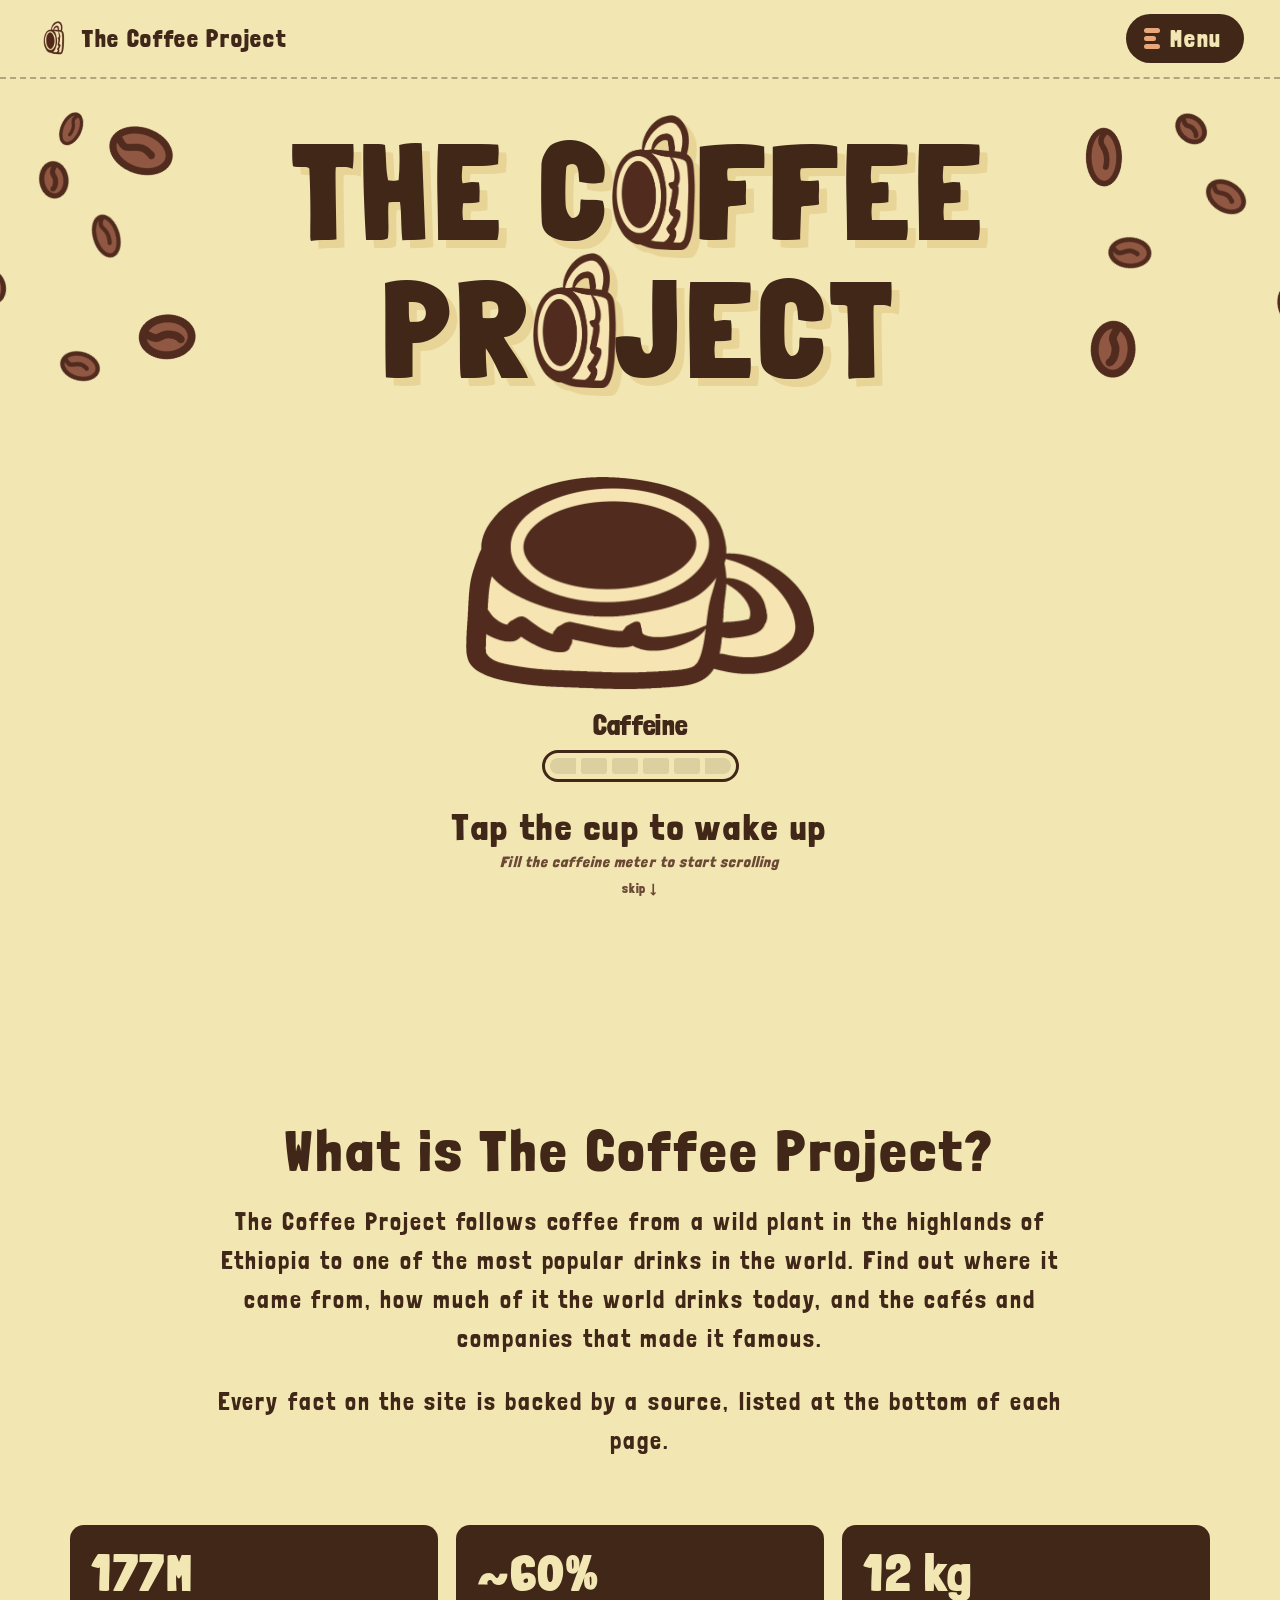
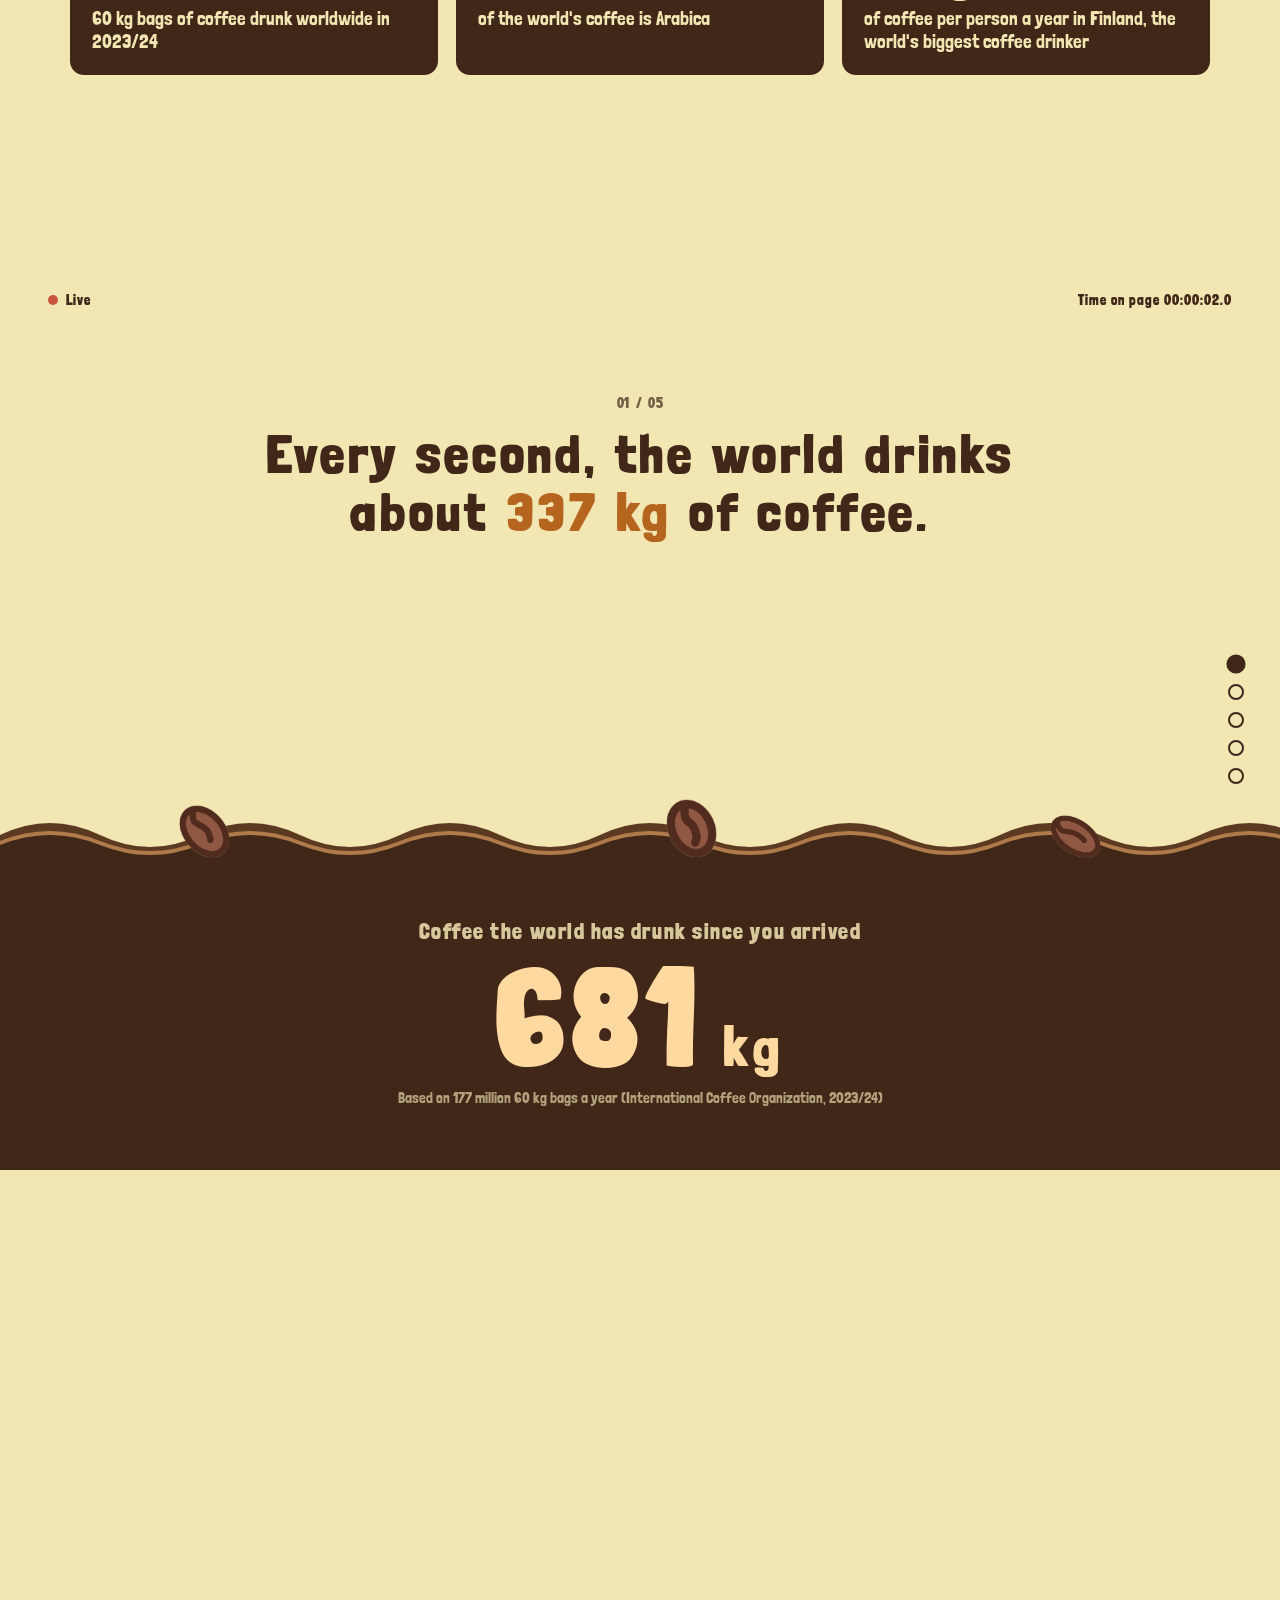
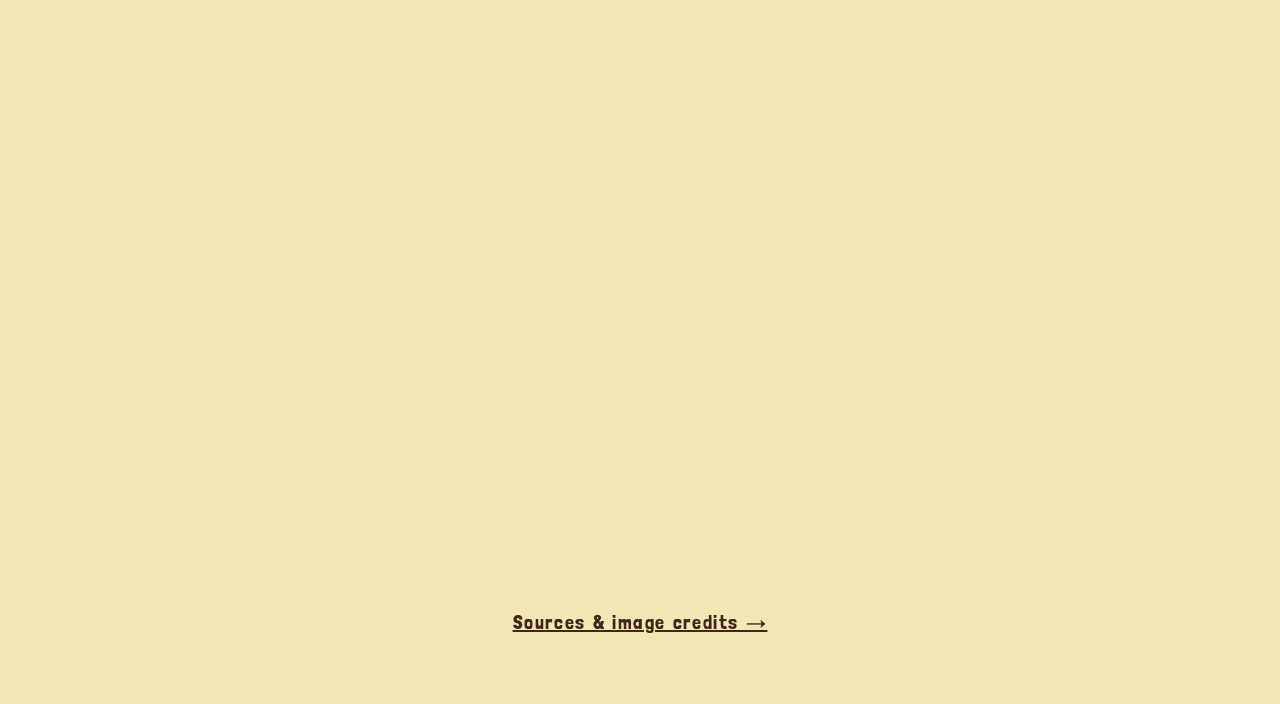
<file: index.html>
<!DOCTYPE html>
<html lang="en">
<head>
    <meta charset="UTF-8">
    <meta name="viewport" content="width=device-width, initial-scale=1.0">
    <title>The Coffee Project</title>
<link rel="icon" type="image/png" sizes="32x32" href="images/icons/favicon-32.png">
<link rel="icon" type="image/png" sizes="192x192" href="images/icons/favicon-192.png">
<link rel="apple-touch-icon" href="images/icons/apple-touch-icon.png">
<link rel="preconnect" href="https://fonts.googleapis.com">
<link rel="preconnect" href="https://fonts.gstatic.com" crossorigin>
<link rel="stylesheet" href="https://fonts.googleapis.com/css2?family=Archivo:wdth,wght@62..125,100..900&family=Londrina+Solid:wght@300;400;900&family=DM+Mono:wght@400;500&family=Pacifico&family=Orbitron:wght@700;900&display=swap">
<link rel="stylesheet" href="transition.css">
<link rel="stylesheet" href="fun.css">
<link rel="stylesheet" href="home.css">
<link rel="stylesheet" href="mobile.css">
<script src="transition.js" defer></script>
<script src="fun.js" defer></script>
<script>
  if (sessionStorage.getItem("coffeeTransition") === "yes") {
    document.documentElement.classList.add("coffee-entering");
  }
</script>

<style>
  html.coffee-entering {
    background: #402718;
  }

  html.coffee-entering body {
    visibility: hidden;
  }
</style>
</head>
 <nav>

  <a href="individual.html">
    The Coffee Project
  </a>

  <a href="coffee history.html">
    The History
  </a>

  <a href="global statistics.html">
    The Global Statistics
  </a>

  <a href="the roasters.html">
    The Roasters
  </a>

  <a href="sources.html">
    Sources
  </a>
</nav>
<body>

<div class="home-opening">
<div class="hero">
  <div class="title-wrap">
    <h1 aria-label="The Coffee Project">
      <span class="word">THE</span> <span class="word">C<span class="drawing-o" aria-hidden="true"></span>FFEE</span>
      <span class="word">PR<span class="drawing-o" aria-hidden="true"></span>JECT</span>
    </h1>
    <div class="title-beans" aria-hidden="true">
      <img src="images/bean-2.png" alt="" style="left:-24%;top:62%;--s:0.22em;--r:15deg;--d:-0.9s">
      <img src="images/bean-1.png" alt="" style="left:-14%;top:90%;--s:0.26em;--r:-35deg;--d:-2s">
      <img src="images/bean-3.png" alt="" style="left:124%;top:68%;--s:0.24em;--r:50deg;--d:-1.3s">
      <img src="images/bean-2.png" alt="" style="left:113%;top:6%;--s:0.22em;--r:-20deg;--d:-0.5s">
      <img src="images/bean-3.png" alt="" style="left:-15%;top:6%;--s:0.24em;--r:80deg;--d:-2.4s">
      <img src="images/bean-1.png" alt="" style="left:-7%;top:14%;--s:0.42em;--r:-30deg;--d:0s">
      <img src="images/bean-3.png" alt="" style="left:-11%;top:44%;--s:0.3em;--r:40deg;--d:-1.4s">
      <img src="images/bean-2.png" alt="" style="left:-4%;top:80%;--s:0.36em;--r:-65deg;--d:-2.2s">
      <img src="images/bean-2.png" alt="" style="left:-17%;top:24%;--s:0.24em;--r:20deg;--d:-0.7s">
      <img src="images/bean-1.png" alt="" style="left:117%;top:30%;--s:0.28em;--r:-15deg;--d:-1.9s">
      <img src="images/bean-3.png" alt="" style="left:103%;top:16%;--s:0.4em;--r:55deg;--d:-0.4s">
      <img src="images/bean-1.png" alt="" style="left:106%;top:50%;--s:0.28em;--r:-45deg;--d:-2.6s">
      <img src="images/bean-2.png" alt="" style="left:104%;top:84%;--s:0.36em;--r:30deg;--d:-1.1s">
    </div>
  </div>
</div>

<img class="hero-drawing" src="images/mug-rotated.png" alt="Hand-drawn coffee mug, the same one used for the O's in the titles">

</div>

<main class="summary">
  <div class="panel panel-intro">
  <section class="summary-intro reveal">
    <h2>What is The Coffee Project?</h2>
    <p>The Coffee Project follows coffee from a wild plant in the highlands of Ethiopia to one of the most popular drinks in the world. Find out where it came from, how much of it the world drinks today, and the cafés and companies that made it famous.</p>
    <p>Every fact on the site is backed by a source, listed at the bottom of each page.</p>
  </section>

  <section class="summary-stats reveal" aria-label="Coffee in numbers">
    <div><span class="big">177M</span><span>60 kg bags of coffee drunk worldwide in 2023/24</span></div>
    <div><span class="big">~60%</span><span>of the world's coffee is Arabica</span></div>
    <div><span class="big">12 kg</span><span>of coffee per person a year in Finland, the world's biggest coffee drinker</span></div>
  </section>
  </div>

  <!-- Full-screen coffee story: the screen is a cup that fills up as you
       scroll, telling the story one step at a time -->
  <section class="timer-story" aria-label="The story of coffee in numbers">
    <div class="timer-stage">
      <div class="story-top">
        <span class="story-live"><span class="live-dot" aria-hidden="true"></span>Live</span>
        <span class="story-clock">Time on page <span id="coffee-elapsed">00:00:00.0</span></span>
      </div>

      <div class="story-steps">
        <p class="story-step is-active"><span class="story-num">01 / 05</span>Every second, the world drinks about <strong><span id="coffee-rate">337</span> kg</strong> of coffee.</p>
        <p class="story-step"><span class="story-num">02 / 05</span>Over a year that adds up to about <strong>177 million 60 kg bags</strong>: more than 10 million tonnes.</p>
        <p class="story-step"><span class="story-num">03 / 05</span><strong>Europe</strong> drinks the most, about 30% of it. In <strong>Finland</strong>, each person gets through about 12 kg a year.</p>
        <p class="story-step"><span class="story-num">04 / 05</span>And it all began with a wild plant in the highlands of <strong>Ethiopia</strong>&hellip;</p>
        <p class="story-step"><span class="story-num">05 / 05</span>Open the menu at the top to start exploring. <span aria-hidden="true">↑</span></p>
      </div>

      <!-- the coffee itself -->
      <div class="story-coffee" aria-hidden="true">
        <div class="story-wave story-wave--back"></div>
        <div class="story-wave story-wave--front"></div>
        <img class="story-bean" src="images/bean-1.png" alt="">
        <img class="story-bean" src="images/bean-2.png" alt="">
        <img class="story-bean" src="images/bean-3.png" alt="">
      </div>

      <div class="story-counter">
        <span class="story-counter-label">Coffee the world has drunk since you arrived</span>
        <span class="story-counter-num"><span id="coffee-counter" data-plain>0</span><small> kg</small></span>
        <span class="story-source">Based on 177 million 60 kg bags a year (International Coffee Organization, 2023/24)</span>
      </div>

      <div class="story-dots" aria-hidden="true">
        <span class="is-active"></span><span></span><span></span><span></span><span></span>
      </div>
    </div>
  </section>


  <div class="panel panel-end">
  <p class="home-credits"><a href="sources.html">Sources &amp; image credits →</a></p>
  </div>
</main>

<script>
  // Fade sections in as they scroll into view
  (function () {
    const items = document.querySelectorAll(".reveal");
    if (!("IntersectionObserver" in window)) {
      items.forEach((el) => el.classList.add("is-visible"));
      return;
    }
    const io = new IntersectionObserver((entries) => {
      entries.forEach((e) => {
        if (e.isIntersecting) {
          e.target.classList.add("is-visible");
          io.unobserve(e.target);
        }
      });
    }, { threshold: 0.2 });
    items.forEach((el) => io.observe(el));
  })();
</script>

</body>


</html>

<style>

.word {
  white-space: nowrap;
}

.drawing-o {
  display: inline-block;
  width: 0.62em;
  height: 1em;
  background-image: url("title-o.png");
  background-repeat: no-repeat;
  background-size: auto 166%;
  background-position: center 44%;
  vertical-align: -0.08em;
}

  @font-face {
  font-family: "Ombre Nouveau";
  src: url("./ombre_nouveau/OmbreNouveauDEMO-Regular.ttf") format("truetype");
  font-weight: normal;
  font-style: normal;
}
  body {
    background-color: rgb(242, 230, 179);
    font-family: "Archivo", sans-serif;
  }

  .hero {
    position: relative;
    display: grid;
    place-items: center;
    min-height: 350px;
  }

  .hero img {
    position: absolute;
    width: 300px;
    max-width: 100%;
    z-index: 0;
  }

  .hero h1 {
    position: relative;
    z-index: 1;
    font-size: clamp(56px, 10vw, 150px);
    font-weight: 900;
    font-stretch: 90%;
    letter-spacing: -0.03em;
    line-height: 0.9;
    color: #402718;
    text-align: center;
  }

  p {
    font-size: 20px;
    
  }
nav {
  display: flex;
  width: 100%;
  gap: 12px;
  padding: 15px;
  box-sizing: border-box;
  position: static;
}

nav a {
  flex: 1;
  display: flex;
  align-items: center;
  justify-content: center;
  padding: 15px 10px;
  background-color: #402718;
  color: #f2e6b3;
  text-decoration: none;
  font-family: "Archivo", sans-serif;
  font-size: 22px;
  font-weight: 800;
  font-stretch: 90%;
  letter-spacing: -0.01em;
  border-radius: 8px;
  transition: transform 0.2s ease,
              background-color 0.2s ease;
}

nav a:hover {
  background-color: #70452e;
}

nav a:active {
  transform: scale(1.08);
}
</style>
</file>
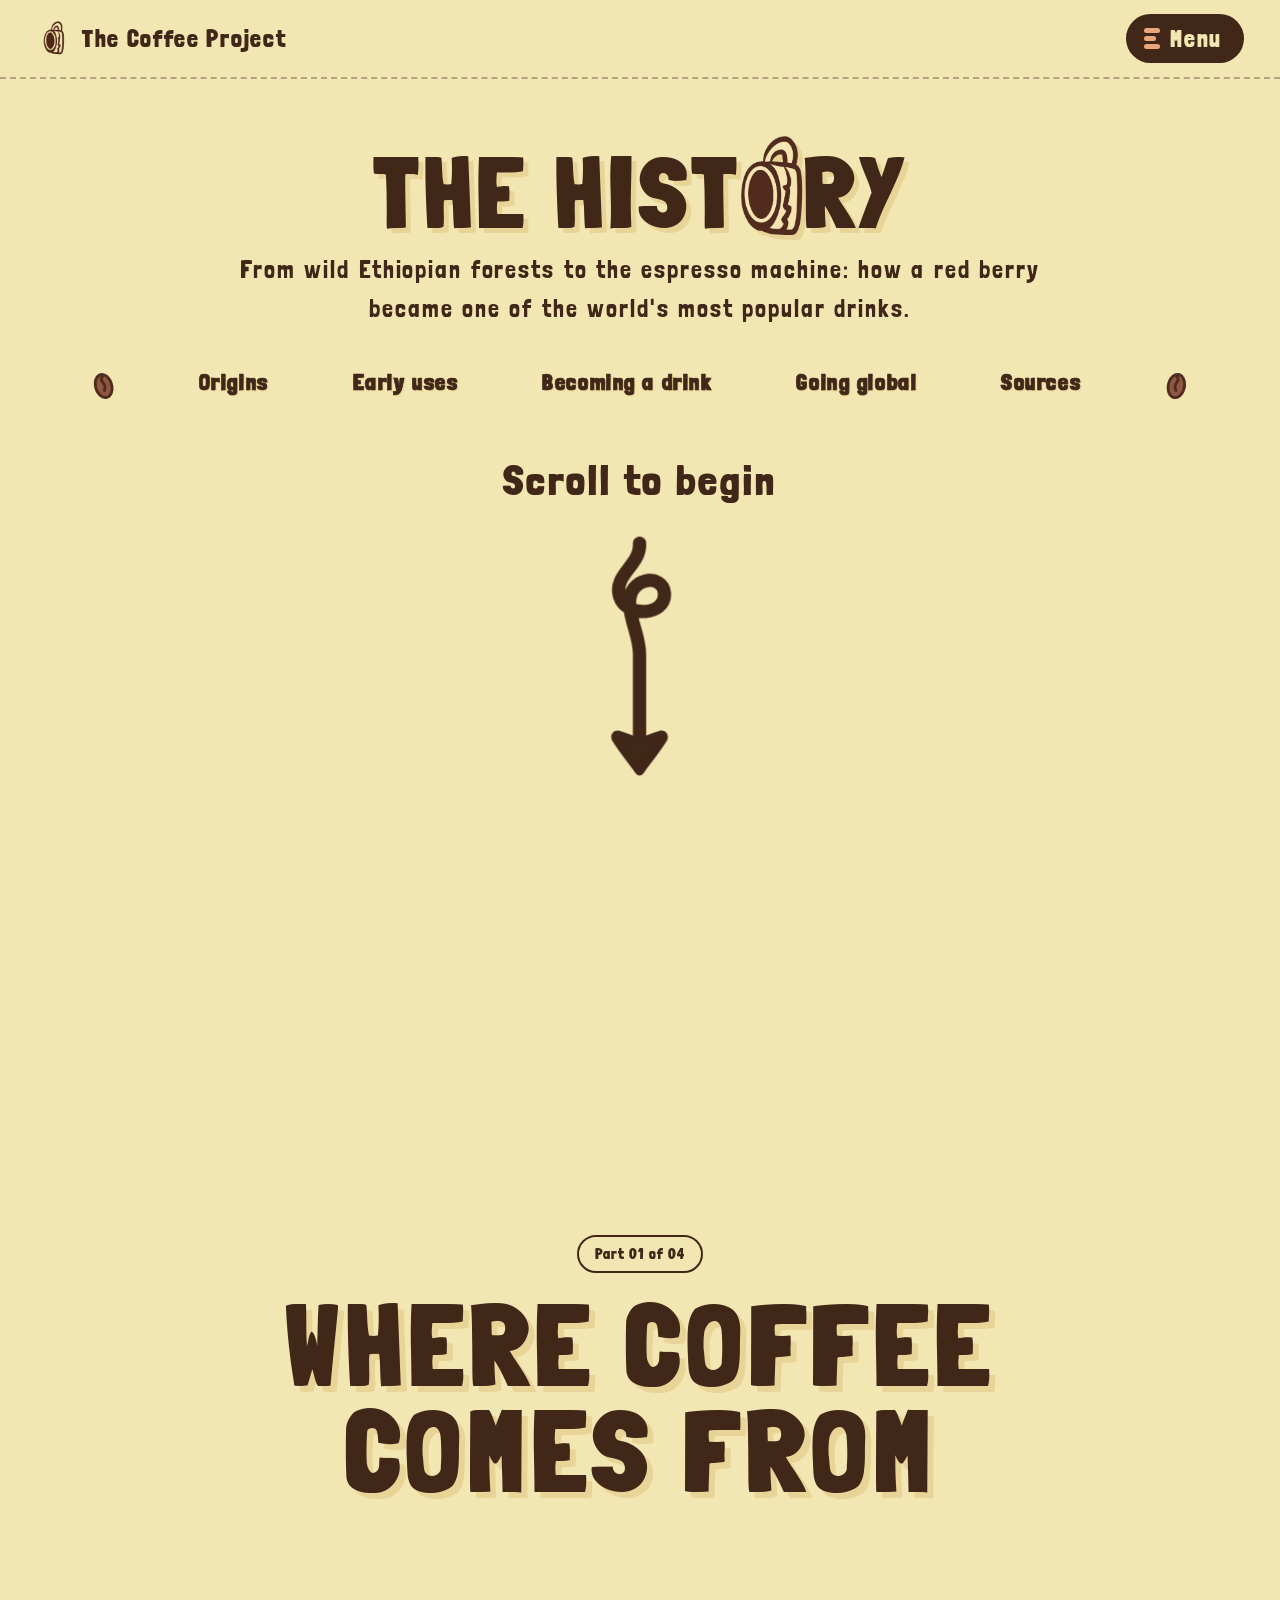
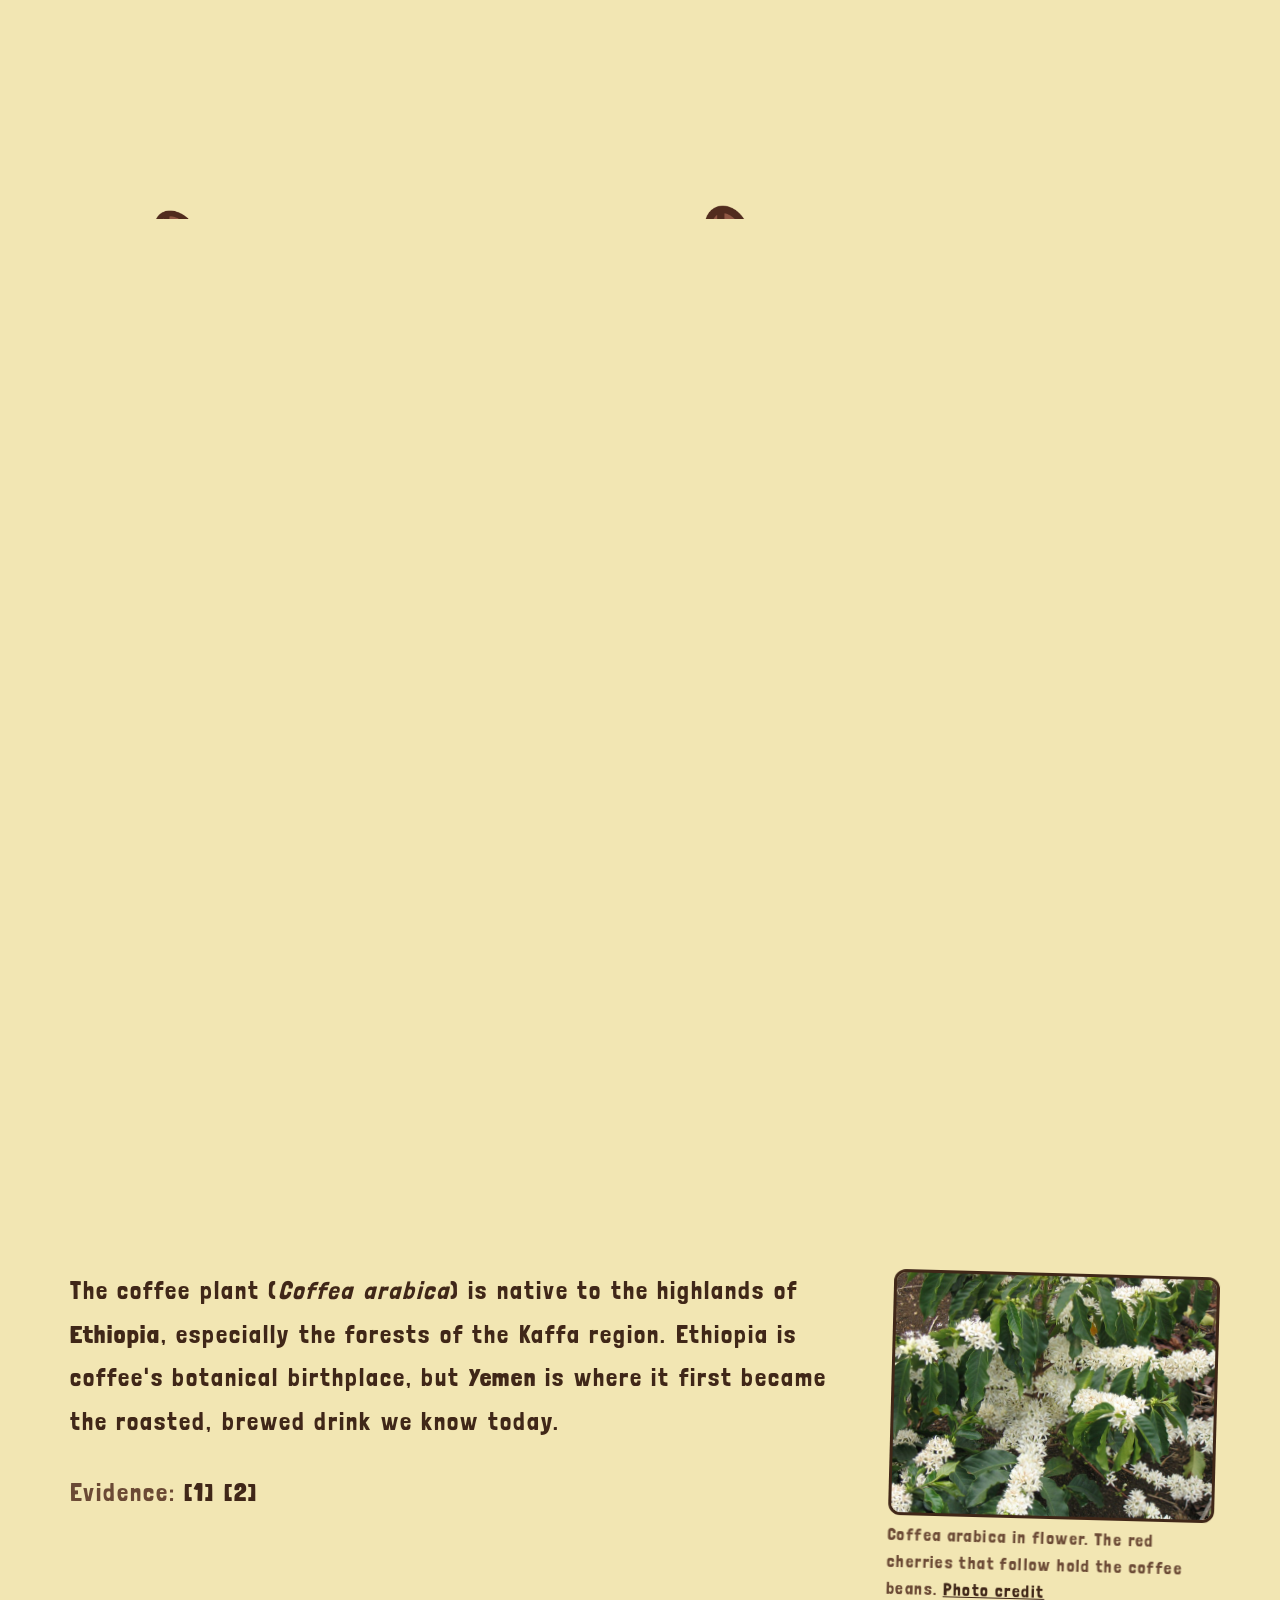
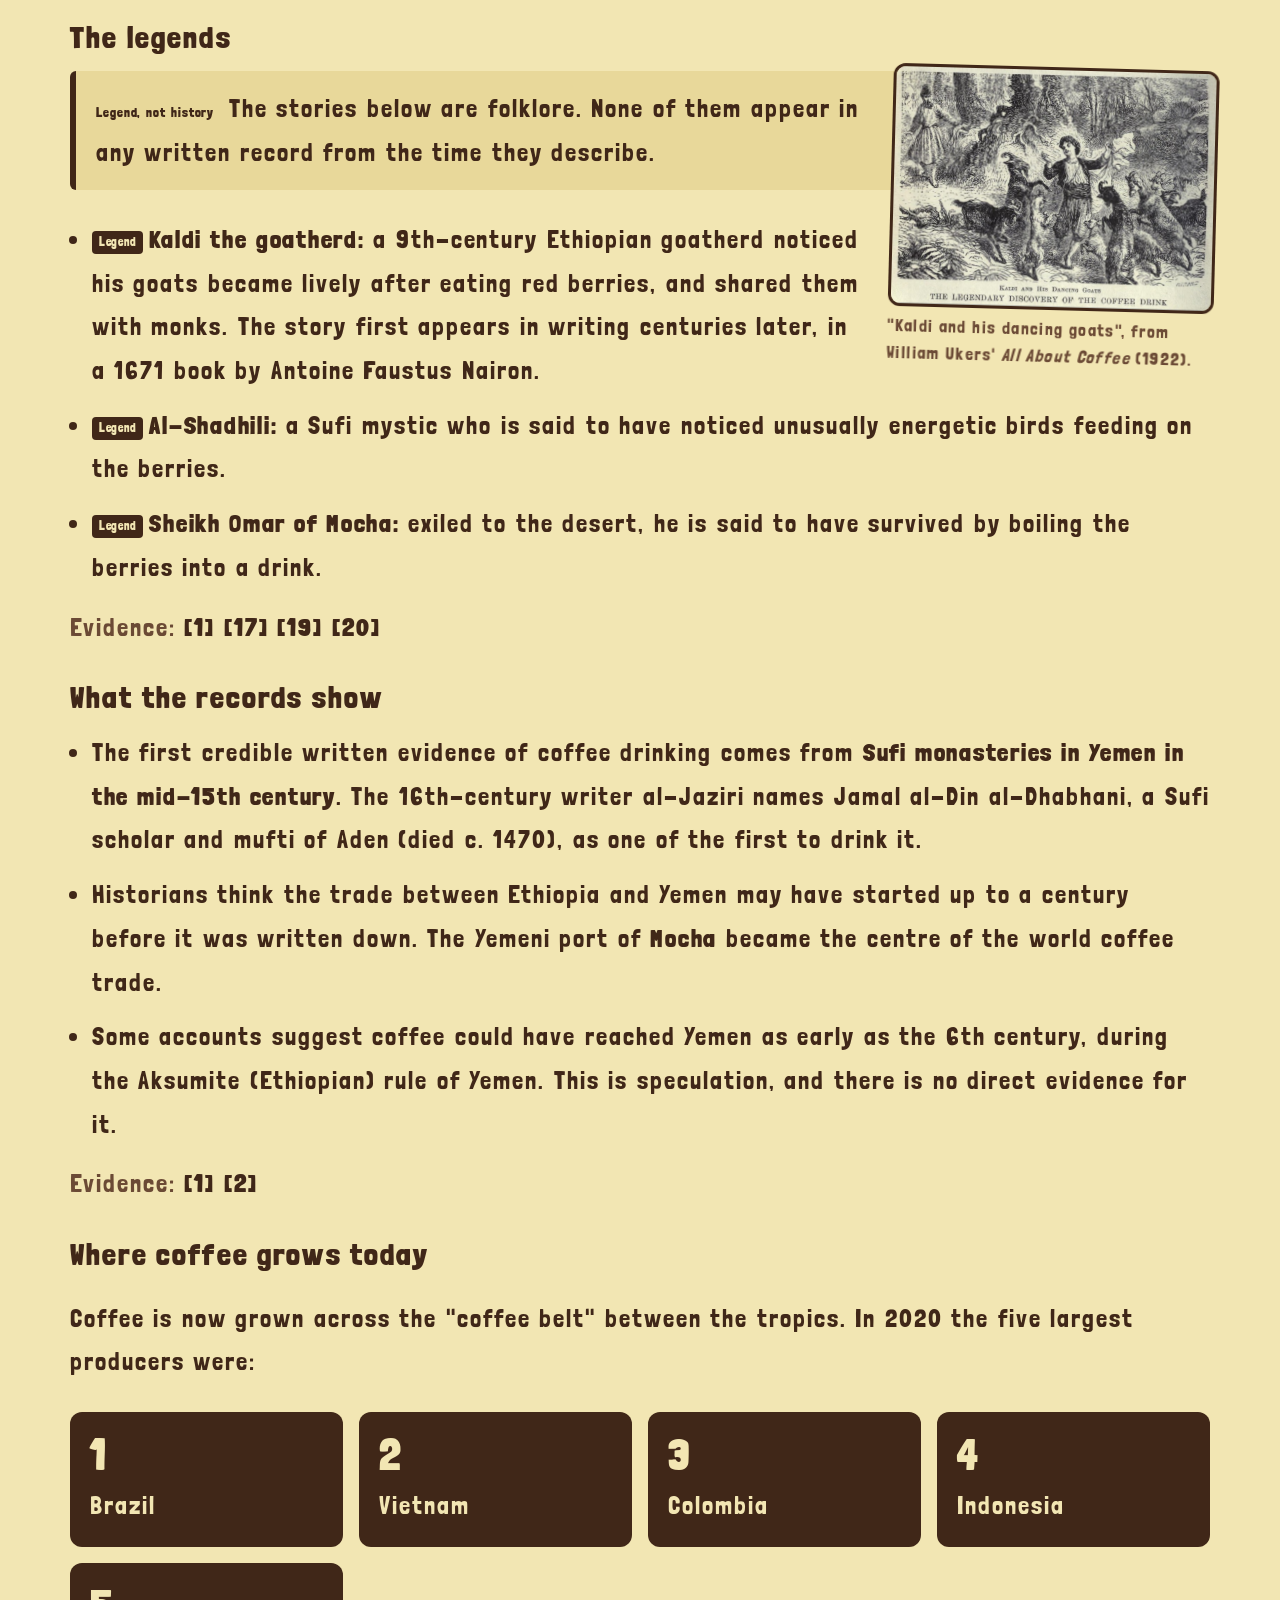
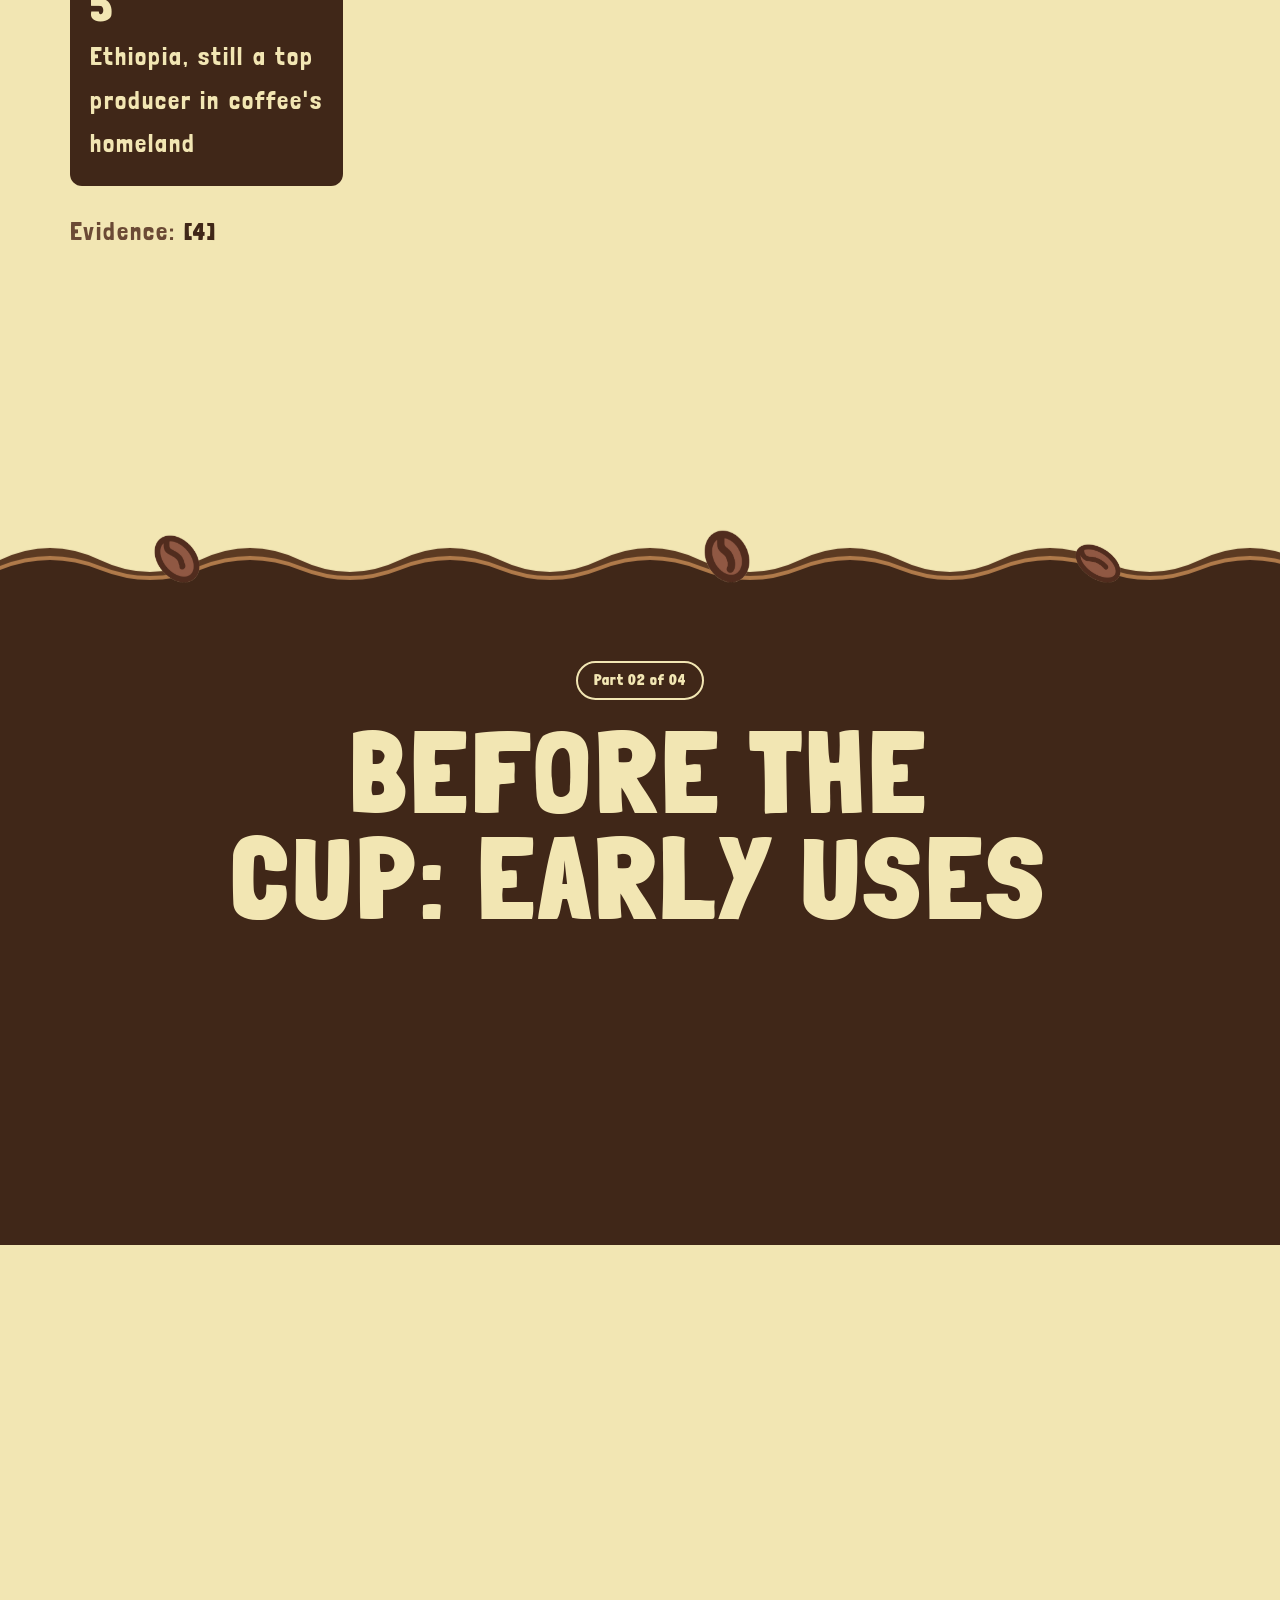
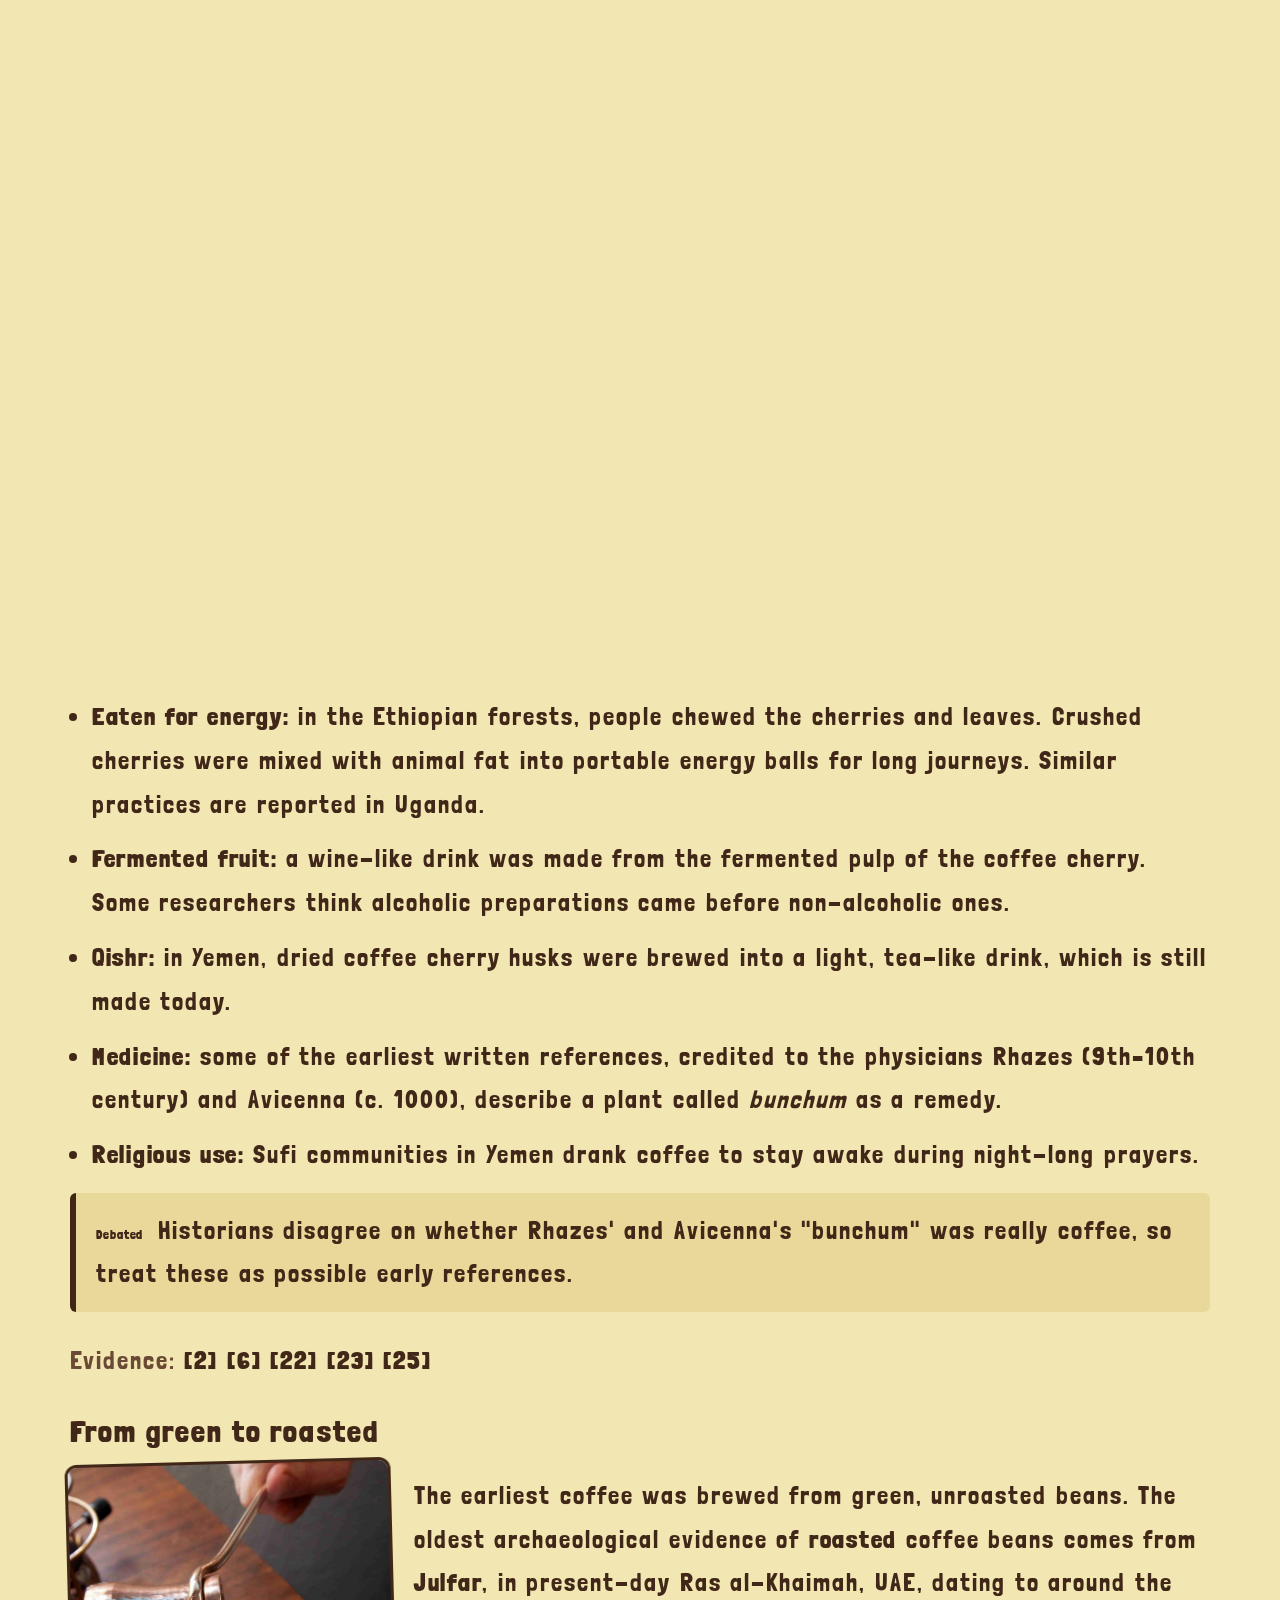
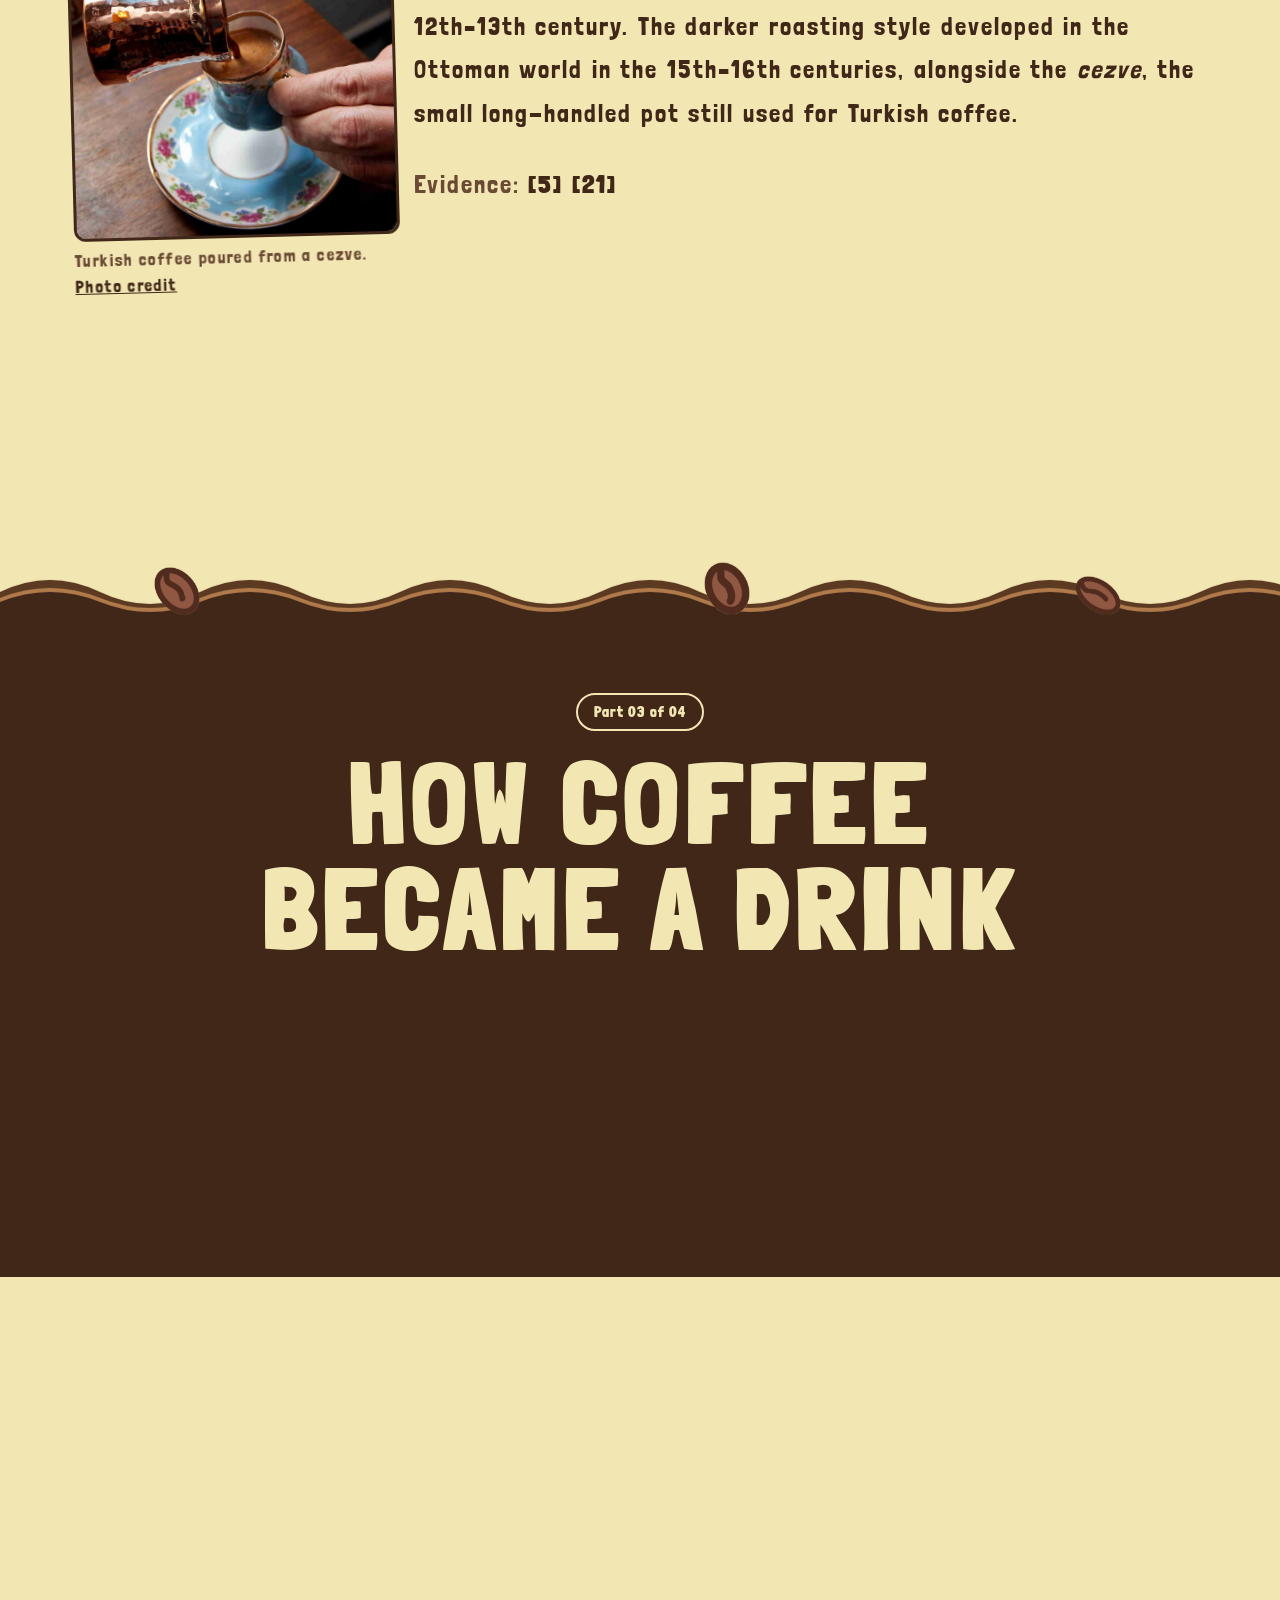
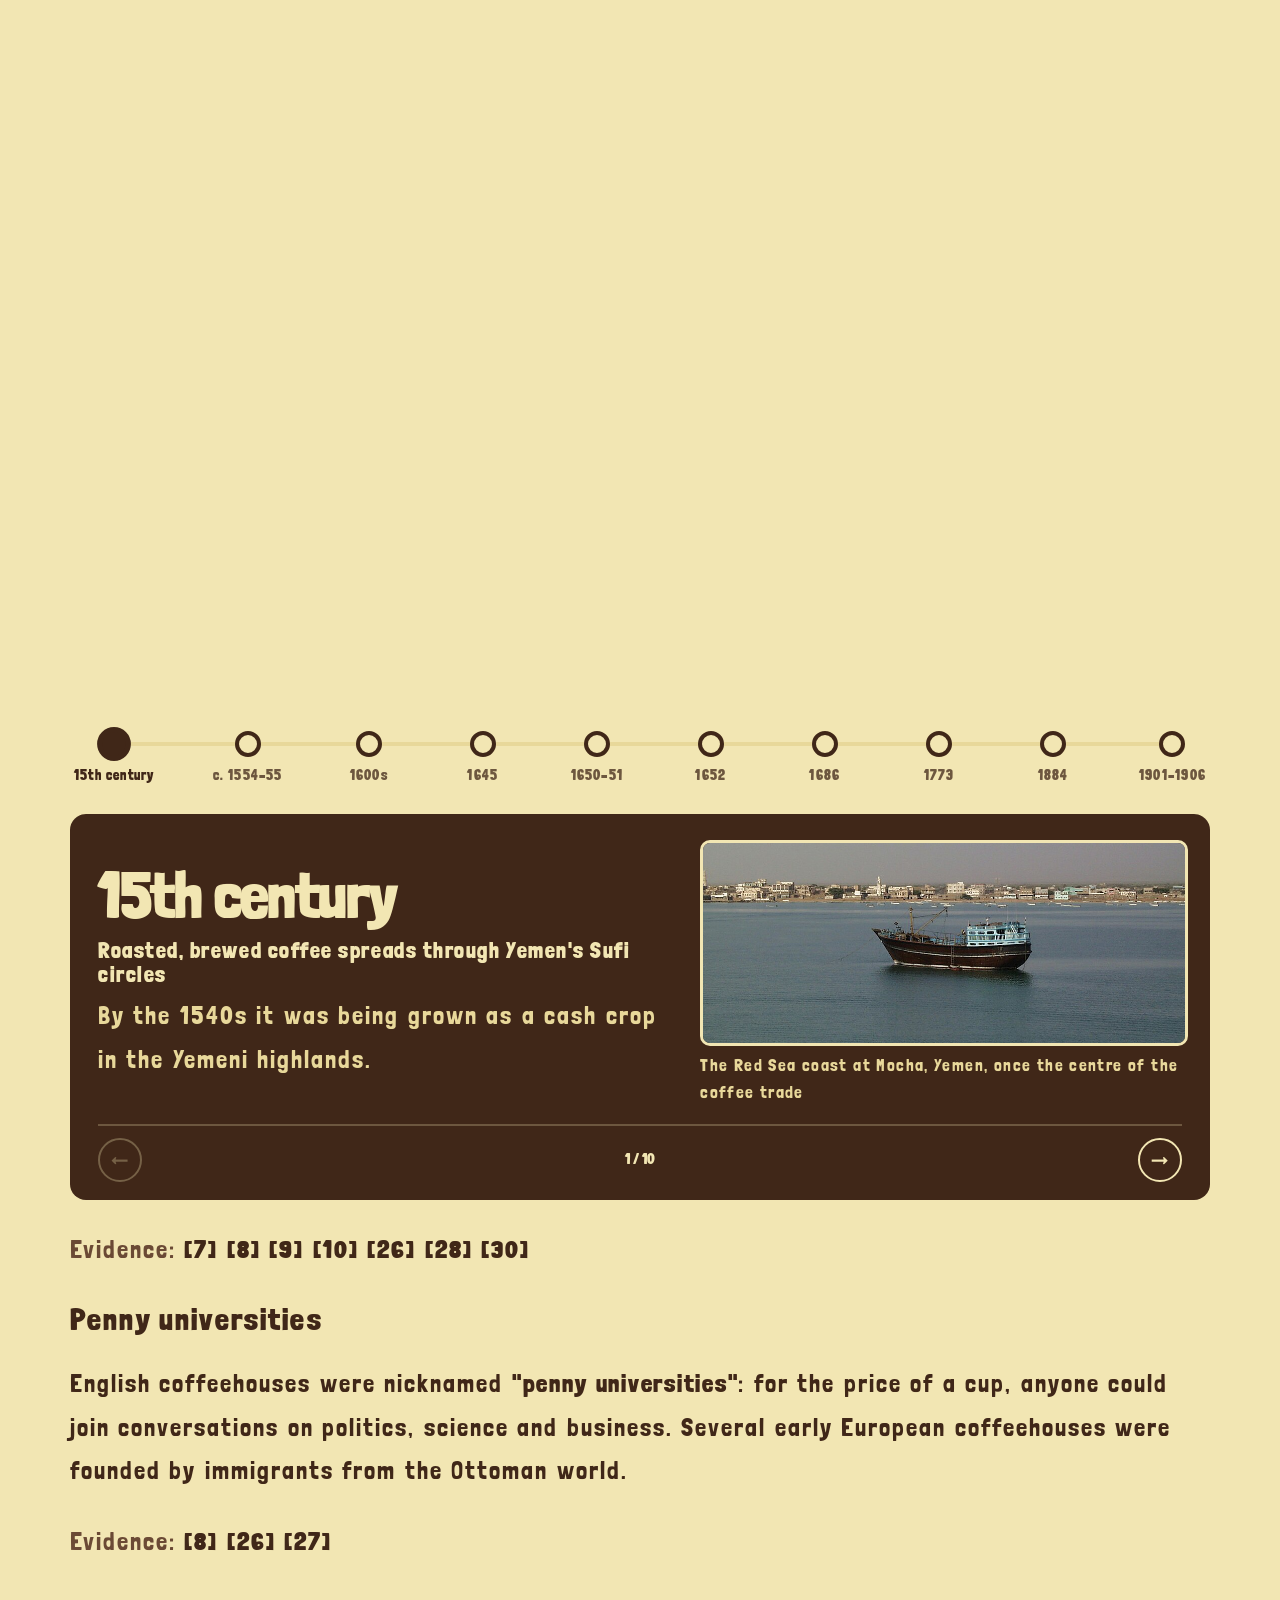
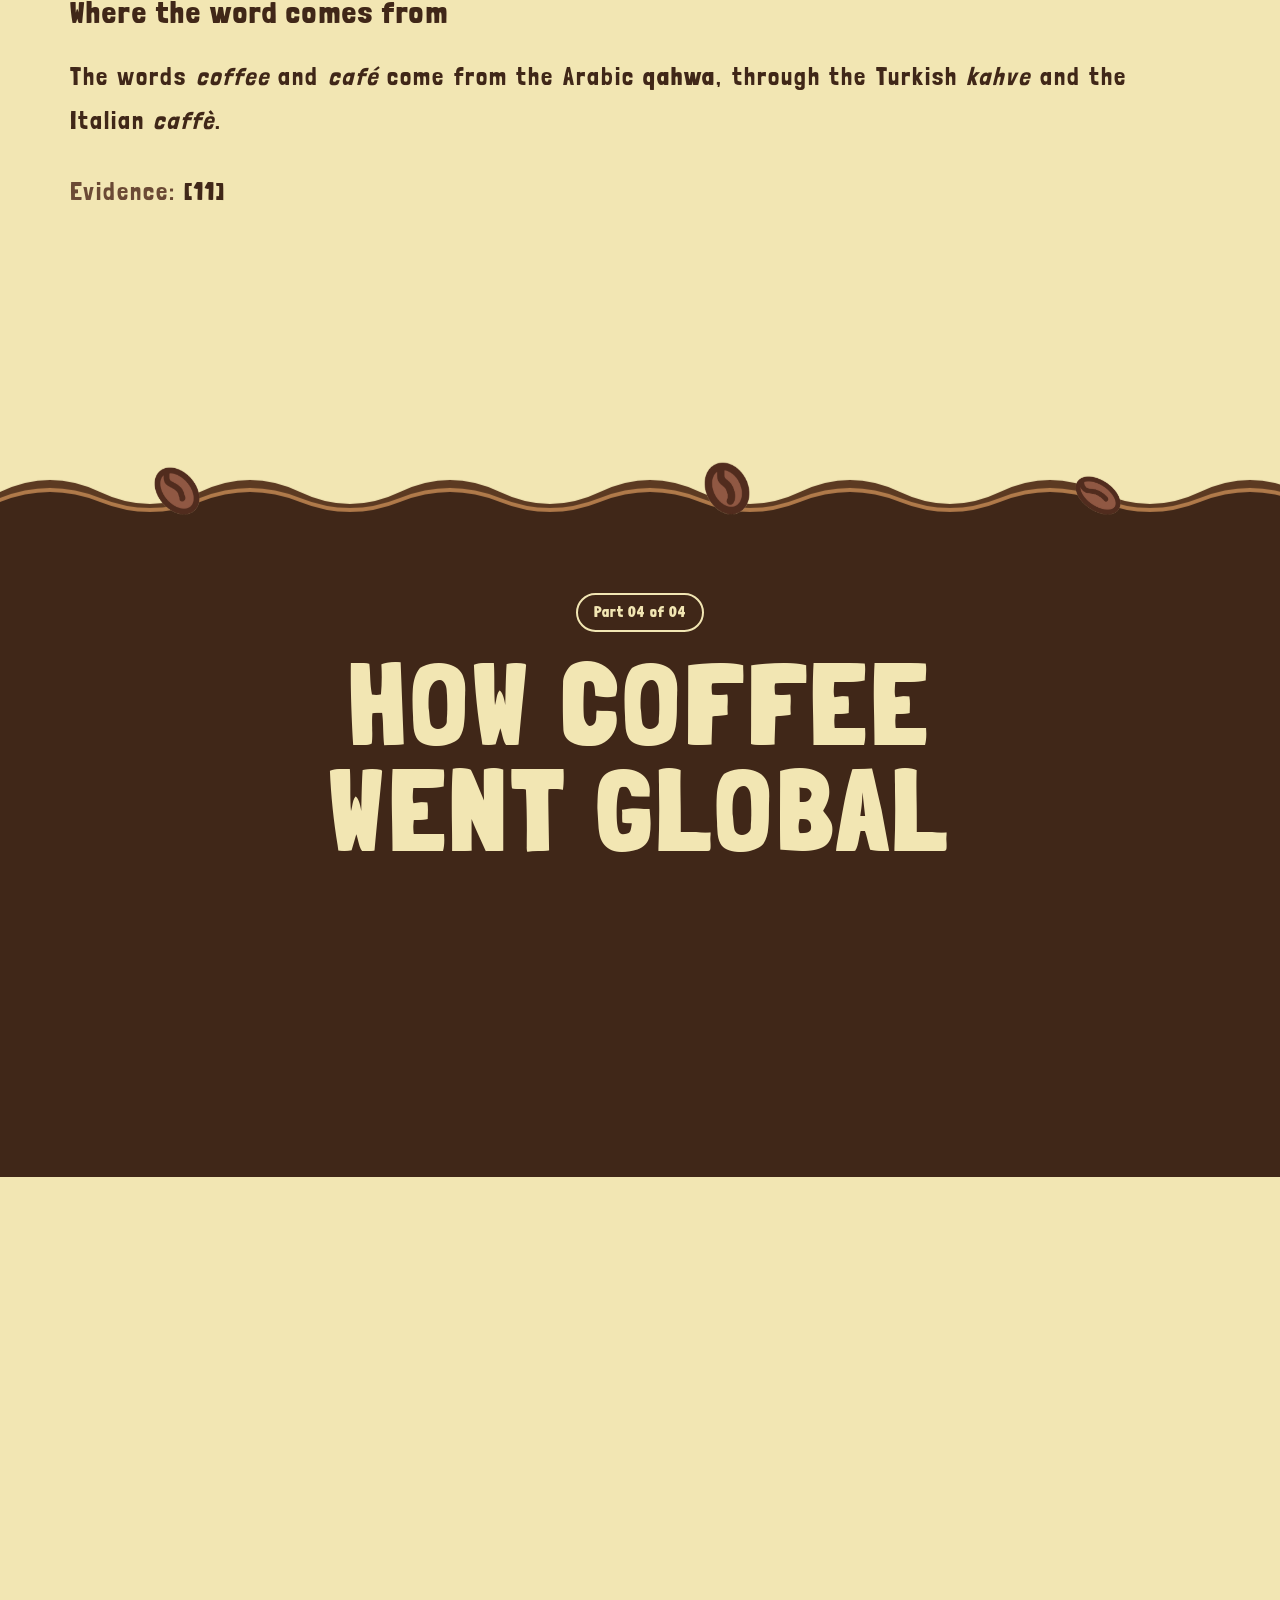
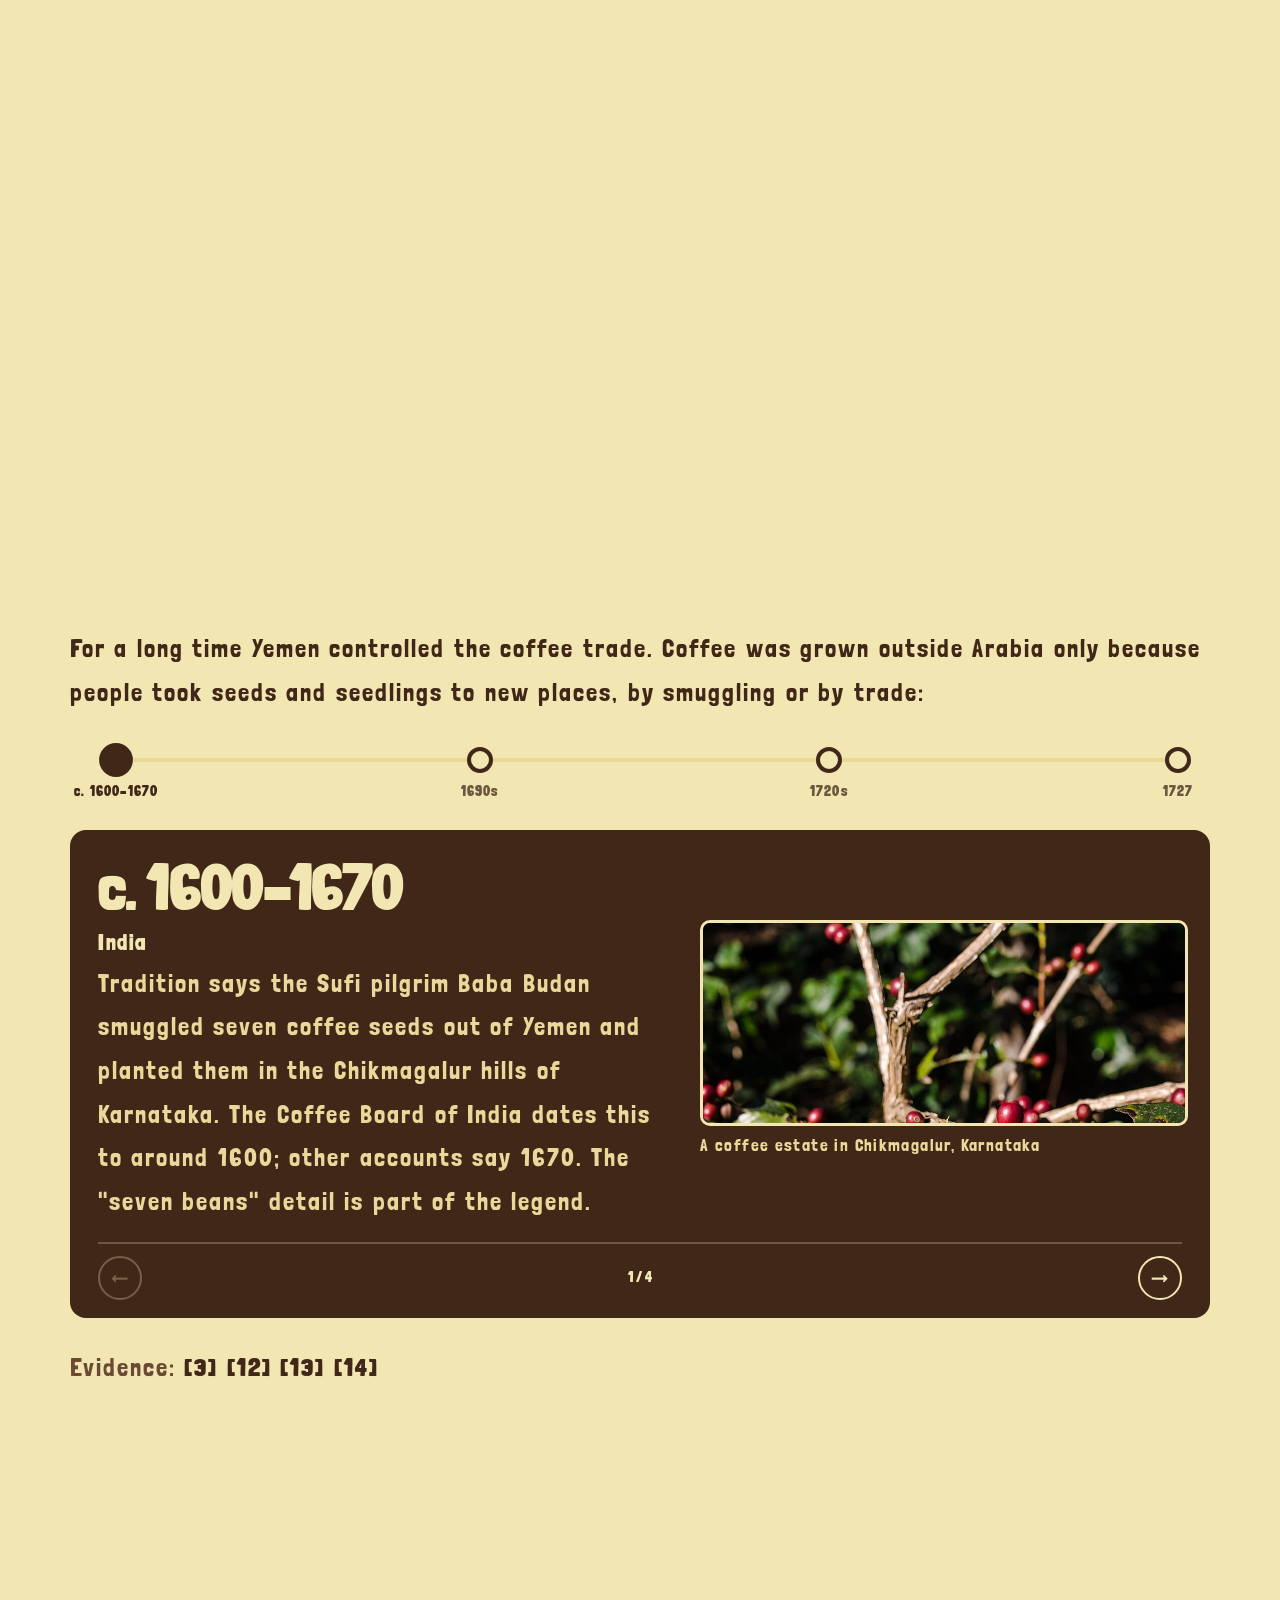
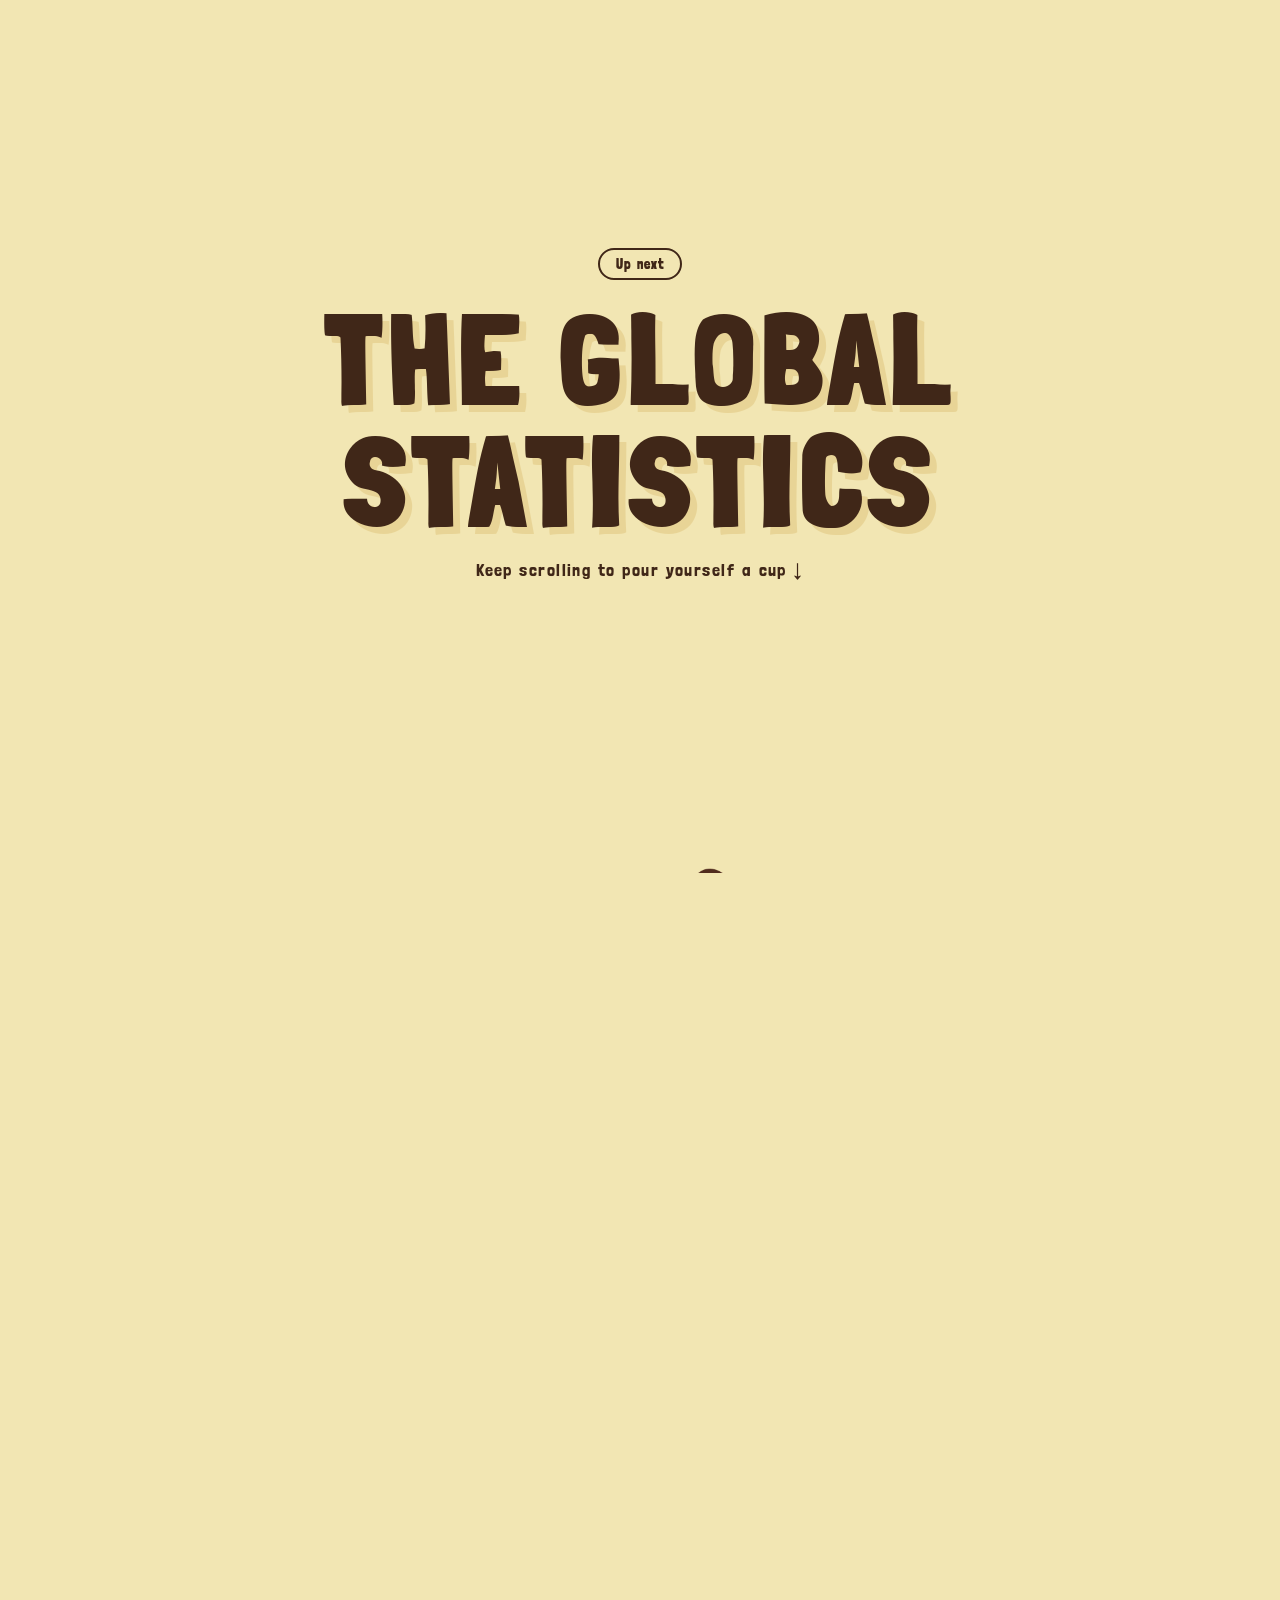
<file: coffee history.html>
<!DOCTYPE html>
<html lang="en">
<head>
  <meta charset="UTF-8">
  <meta name="viewport" content="width=device-width, initial-scale=1.0">
  <title>The History | The Coffee Project</title>
<link rel="icon" type="image/png" sizes="32x32" href="images/icons/favicon-32.png">
<link rel="icon" type="image/png" sizes="192x192" href="images/icons/favicon-192.png">
<link rel="apple-touch-icon" href="images/icons/apple-touch-icon.png">
<link rel="preconnect" href="https://fonts.googleapis.com">
<link rel="preconnect" href="https://fonts.gstatic.com" crossorigin>
<link rel="stylesheet" href="https://fonts.googleapis.com/css2?family=Archivo:wdth,wght@62..125,100..900&family=Londrina+Solid:wght@300;400;900&family=DM+Mono:wght@400;500&family=Pacifico&display=swap">
<link rel="stylesheet" href="transition.css">
<link rel="stylesheet" href="fun.css">
<link rel="stylesheet" href="content.css">
<link rel="stylesheet" href="mobile.css">
<script src="transition.js" defer></script>
<script src="fun.js" defer></script>
<script src="timeline.js" defer></script>
<script>
  if (sessionStorage.getItem("coffeeTransition") === "yes") {
    document.documentElement.classList.add("coffee-entering");
  }
</script>
<script src="scrollstory.js" defer></script>

<style>
  html.coffee-entering {
    background: #402718;
  }

  html.coffee-entering body {
    visibility: hidden;
  }
</style>
</head>
 <nav>

  <a href="individual.html">
    The Coffee Project
  </a>

  <a href="coffee history.html">
    The History
  </a>

  <a href="global statistics.html">
    The Global Statistics
  </a>

  <a href="the roasters.html">
    The Roasters
  </a>

  <a href="sources.html">
    Sources
  </a>
</nav>
<style>

  .drawing-o {
  display: inline-block;
  width: 0.62em;
  height: 1em;
  background-image: url("title-o.png");
  background-repeat: no-repeat;
  background-size: auto 166%;
  background-position: center 44%;
  vertical-align: -0.08em;
}

  @font-face {
  font-family: "Ombre Nouveau";
  src: url("./ombre_nouveau/OmbreNouveauDEMO-Regular.ttf") format("truetype");
  font-weight: normal;
  font-style: normal;
}
  body {
    
    background-color: rgb(242, 230, 179);
    font-family: "Archivo", sans-serif;
  }

  .hero {
    position: relative;
    display: grid;
    place-items: center;
    min-height: 350px;
  }

  .hero img {
    position: absolute;
    width: 300px;
    max-width: 100%;
    z-index: 0;
  }

  .hero h1 {
    position: relative;
    z-index: 1;
    font-size: 150px;
    font-weight: 900;
    font-stretch: 90%;
    letter-spacing: -0.03em;
    line-height: 0.9;
    color: #402718;
    text-align: center;
  }

  p {
    font-size: 20px;
    
  }
  nav {
  display: flex;
  justify-content: center;
  flex-wrap: wrap;
  gap: 15px;
  padding: 20px;
}

nav a {
  display: inline-block;
  padding: 12px 24px;
  background-color: #402718;
  color: #f2e6b3;
  text-decoration: none;
  font-family: "Archivo", sans-serif;
  font-size: 22px;
  font-weight: 800;
  font-stretch: 90%;
  letter-spacing: -0.01em;
  border-radius: 8px;
}

  @font-face {
  font-family: "Ombre Nouveau";
  src: url("./ombre_nouveau/OmbreNouveauDEMO-Regular.ttf") format("truetype");
  font-weight: normal;
  font-style: normal;
}
  body {
    background-color: rgb(242, 230, 179);
    font-family: "Archivo", sans-serif;
  }
  nav {
  display: flex;
  width: 100%;
  gap: 12px;
  padding: 15px;
  box-sizing: border-box;
}

nav a {
  flex: 1;
  display: flex;
  align-items: center;
  justify-content: center;
  padding: 15px 10px;
  background-color: #402718;
  color: #f2e6b3;
  text-decoration: none;
  font-family: "Archivo", sans-serif;
  font-size: 22px;
  font-weight: 800;
  font-stretch: 90%;
  letter-spacing: -0.01em;
  border-radius: 8px;
  transition: transform 0.2s ease,
              background-color 0.2s ease;
}

nav a:hover {
  background-color: #70452e;
}

nav a:active {
  transform: scale(1.08);
}
</style>
</head>
<body>
<main class="page">
  <h1 class="page-title">The <span class="word">Hist<span class="drawing-o" aria-hidden="true"></span>ry</span></h1>
  <p class="page-intro">From wild Ethiopian forests to the espresso machine: how a red berry became one of the world's most popular drinks.</p>

  <ul class="toc">
    <li><a href="#origins">Origins</a></li>
    <li><a href="#uses">Early uses</a></li>
    <li><a href="#beverage">Becoming a drink</a></li>
    <li><a href="#spread">Going global</a></li>
    <li><a href="sources.html#history">Sources</a></li>
  </ul>

  <!-- ============ 1. ORIGINS ============ -->
  <section class="section" id="origins">
    <h2>Where coffee comes from</h2>

    <figure class="photo photo-right">
      <img src="images/photos/coffee-flowers.jpg" alt="White coffee flowers on a Coffea arabica plant">
      <figcaption>Coffea arabica in flower. The red cherries that follow hold the coffee beans. <a href="sources.html#history-credits">Photo credit</a></figcaption>
    </figure>

    <p>The coffee plant (<em>Coffea arabica</em>) is native to the highlands of <strong>Ethiopia</strong>, especially the forests of the Kaffa region. Ethiopia is coffee's botanical birthplace, but <strong>Yemen</strong> is where it first became the roasted, brewed drink we know today.</p>
    <p class="cite">Evidence: <a href="sources.html#history-s1">[1]</a> <a href="sources.html#history-s2">[2]</a></p>

    <h3>The legends</h3>
    <figure class="photo photo-right">
      <img src="images/photos/kaldi-goats.jpg" alt="Old engraving of Kaldi watching his goats dance after eating coffee berries">
      <figcaption>"Kaldi and his dancing goats", from William Ukers' <em>All About Coffee</em> (1922).</figcaption>
    </figure>
    <p class="note"><strong>Legend, not history</strong> The stories below are folklore. None of them appear in any written record from the time they describe.</p>
    <ul>
      <li><span class="tag-legend">Legend</span><strong>Kaldi the goatherd:</strong> a 9th-century Ethiopian goatherd noticed his goats became lively after eating red berries, and shared them with monks. The story first appears in writing centuries later, in a 1671 book by Antoine Faustus Nairon.</li>
      <li><span class="tag-legend">Legend</span><strong>Al-Shadhili:</strong> a Sufi mystic who is said to have noticed unusually energetic birds feeding on the berries.</li>
      <li><span class="tag-legend">Legend</span><strong>Sheikh Omar of Mocha:</strong> exiled to the desert, he is said to have survived by boiling the berries into a drink.</li>
    </ul>
    <p class="cite">Evidence: <a href="sources.html#history-s1">[1]</a> <a href="sources.html#history-s17">[17]</a> <a href="sources.html#history-s19">[19]</a> <a href="sources.html#history-s20">[20]</a></p>

    <h3>What the records show</h3>
    <ul>
      <li>The first credible written evidence of coffee drinking comes from <strong>Sufi monasteries in Yemen in the mid-15th century</strong>. The 16th-century writer al-Jaziri names Jamal al-Din al-Dhabhani, a Sufi scholar and mufti of Aden (died c. 1470), as one of the first to drink it.</li>
      <li>Historians think the trade between Ethiopia and Yemen may have started up to a century before it was written down. The Yemeni port of <strong>Mocha</strong> became the centre of the world coffee trade.</li>
      <li>Some accounts suggest coffee could have reached Yemen as early as the 6th century, during the Aksumite (Ethiopian) rule of Yemen. This is speculation, and there is no direct evidence for it.</li>
    </ul>
    <p class="cite">Evidence: <a href="sources.html#history-s1">[1]</a> <a href="sources.html#history-s2">[2]</a></p>

    <h3>Where coffee grows today</h3>
    <p>Coffee is now grown across the "coffee belt" between the tropics. In 2020 the five largest producers were:</p>
    <div class="cards">
      <div class="card"><span class="big">1</span><p>Brazil</p></div>
      <div class="card"><span class="big">2</span><p>Vietnam</p></div>
      <div class="card"><span class="big">3</span><p>Colombia</p></div>
      <div class="card"><span class="big">4</span><p>Indonesia</p></div>
      <div class="card"><span class="big">5</span><p>Ethiopia, still a top producer in coffee's homeland</p></div>
    </div>
    <p class="cite">Evidence: <a href="sources.html#history-s4">[4]</a></p>
  </section>

  <!-- ============ 2. EARLY USES ============ -->
  <section class="section" id="uses">
    <h2>Before the cup: early uses</h2>

    <ul>
      <li><strong>Eaten for energy:</strong> in the Ethiopian forests, people chewed the cherries and leaves. Crushed cherries were mixed with animal fat into portable energy balls for long journeys. Similar practices are reported in Uganda.</li>
      <li><strong>Fermented fruit:</strong> a wine-like drink was made from the fermented pulp of the coffee cherry. Some researchers think alcoholic preparations came before non-alcoholic ones.</li>
      <li><strong>Qishr:</strong> in Yemen, dried coffee cherry husks were brewed into a light, tea-like drink, which is still made today.</li>
      <li><strong>Medicine:</strong> some of the earliest written references, credited to the physicians Rhazes (9th–10th century) and Avicenna (c. 1000), describe a plant called <em>bunchum</em> as a remedy.</li>
      <li><strong>Religious use:</strong> Sufi communities in Yemen drank coffee to stay awake during night-long prayers.</li>
    </ul>
    <p class="note"><strong>Debated</strong> Historians disagree on whether Rhazes' and Avicenna's "bunchum" was really coffee, so treat these as possible early references.</p>
    <p class="cite">Evidence: <a href="sources.html#history-s2">[2]</a> <a href="sources.html#history-s6">[6]</a> <a href="sources.html#history-s22">[22]</a> <a href="sources.html#history-s23">[23]</a> <a href="sources.html#history-s25">[25]</a></p>

    <h3>From green to roasted</h3>
    <figure class="photo photo-left">
      <img src="images/photos/cezve.jpg" alt="Turkish coffee being poured from a copper cezve into a cup">
      <figcaption>Turkish coffee poured from a cezve. <a href="sources.html#history-credits">Photo credit</a></figcaption>
    </figure>
    <p>The earliest coffee was brewed from green, unroasted beans. The oldest archaeological evidence of <strong>roasted</strong> coffee beans comes from <strong>Julfar</strong>, in present-day Ras al-Khaimah, UAE, dating to around the 12th–13th century. The darker roasting style developed in the Ottoman world in the 15th–16th centuries, alongside the <em>cezve</em>, the small long-handled pot still used for Turkish coffee.</p>
    <p class="cite">Evidence: <a href="sources.html#history-s5">[5]</a> <a href="sources.html#history-s21">[21]</a></p>
  </section>

  <!-- ============ 3. BECOMING A DRINK ============ -->
  <section class="section" id="beverage">
    <h2>How coffee became a drink</h2>

    <ol class="timeline">
      <li data-img="images/photos/mocha-yemen.jpg" data-cap="The Red Sea coast at Mocha, Yemen, once the centre of the coffee trade">
        <span class="when">15th century</span>
        <span class="what">Roasted, brewed coffee spreads through Yemen's Sufi circles</span>
        <span class="detail">By the 1540s it was being grown as a cash crop in the Yemeni highlands.</span>
      </li>
      <li data-img="images/photos/cezve.jpg" data-cap="Turkish coffee poured from a copper cezve">
        <span class="when">c. 1554–55</span>
        <span class="what">The first coffeehouses open in Istanbul, in the Tahtakale district</span>
        <span class="detail">Dates vary slightly between sources.</span>
      </li>
      <li>
        <span class="when">1600s</span>
        <span class="what">Coffee reaches Europe through Venetian trade</span>
        <span class="detail">Pope Clement VIII is said to have approved it as a "Christian beverage". This is an anecdote with no firm record.</span>
      </li>
      <li data-img="images/photos/caffe-florian.jpg" data-cap="Inside Caffè Florian, Venice (opened 1720)">
        <span class="when">1645</span>
        <span class="what">Venice: one of the first coffeehouses in Europe outside the Ottoman Empire</span>
        <span class="detail">Sources give dates from 1629 to 1647.</span>
      </li>
      <li data-img="images/photos/queens-lane.jpg" data-cap="Queen's Lane Coffee House, Oxford">
        <span class="when">1650–51</span>
        <span class="what">Oxford's first coffeehouse opens</span>
        <span class="detail">The University of Oxford's history faculty gives 1651; other sources say 1650.</span>
      </li>
      <li data-img="images/photos/pasqua-rosee-handbill.jpg" data-cap="Pasqua Rosée's handbill, "The Vertue of the Coffee Drink"">
        <span class="when">1652</span>
        <span class="what">London: Pasqua Rosée opens the city's first coffeehouse</span>
        <span class="detail">Rosée came from Smyrna (modern İzmir) in the Ottoman Empire. His coffeehouse burned down in the Great Fire of 1666 and was rebuilt as the Jamaica Coffee House. Within decades, London had hundreds of coffeehouses.</span>
      </li>
      <li data-img="images/photos/cafe-procope.jpg" data-cap="Café Procope, Paris, today">
        <span class="when">1686</span>
        <span class="what">Paris: Café Procope opens</span>
        <span class="detail">Coffee had been sold in Paris from the 1670s, and Procope is the city's oldest surviving café.</span>
      </li>
      <li data-img="images/photos/boston-tea-party.jpg" data-cap="The Boston Tea Party, lithograph (1846)">
        <span class="when">1773</span>
        <span class="what">The Boston Tea Party</span>
        <span class="detail">Often cited as a turning point that pushed American colonists from tea towards coffee.</span>
      </li>
      <li data-img="images/photos/angelo-moriondo.png" data-cap="Angelo Moriondo, inventor of a steam coffee machine">
        <span class="when">1884</span>
        <span class="what">Angelo Moriondo of Turin patents a steam coffee machine</span>
        <span class="detail">A bulk brewer rather than a true espresso machine, but its direct forerunner.</span>
      </li>
      <li data-img="images/photos/bezzera-espresso.jpg" data-cap="Bezzera and Pavoni's "caffè espresso" stand at the 1906 Milan Fair">
        <span class="when">1901–1906</span>
        <span class="what">The espresso machine is born</span>
        <span class="detail">Luigi Bezzera improves the design (c. 1901), Desiderio Pavoni buys his patents (1903) and markets the machine, and "caffè espresso" is shown at the 1906 Milan Fair.</span>
      </li>
    </ol>
    <p class="cite">Evidence: <a href="sources.html#history-s7">[7]</a> <a href="sources.html#history-s8">[8]</a> <a href="sources.html#history-s9">[9]</a> <a href="sources.html#history-s10">[10]</a> <a href="sources.html#history-s26">[26]</a> <a href="sources.html#history-s28">[28]</a> <a href="sources.html#history-s30">[30]</a></p>

    <h3>Penny universities</h3>
    <p>English coffeehouses were nicknamed <strong>"penny universities"</strong>: for the price of a cup, anyone could join conversations on politics, science and business. Several early European coffeehouses were founded by immigrants from the Ottoman world.</p>
    <p class="cite">Evidence: <a href="sources.html#history-s8">[8]</a> <a href="sources.html#history-s26">[26]</a> <a href="sources.html#history-s27">[27]</a></p>

    <h3>Where the word comes from</h3>
    <p>The words <em>coffee</em> and <em>café</em> come from the Arabic <strong>qahwa</strong>, through the Turkish <em>kahve</em> and the Italian <em>caffè</em>.</p>
    <p class="cite">Evidence: <a href="sources.html#history-s11">[11]</a></p>
  </section>

  <!-- ============ 4. GOING GLOBAL ============ -->
  <section class="section" id="spread">
    <h2>How coffee went global</h2>
    <p>For a long time Yemen controlled the coffee trade. Coffee was grown outside Arabia only because people took seeds and seedlings to new places, by smuggling or by trade:</p>
    <ol class="timeline">
      <li data-img="images/photos/chikmagalur-estate.jpg" data-cap="A coffee estate in Chikmagalur, Karnataka">
        <span class="when">c. 1600–1670</span>
        <span class="what">India</span>
        <span class="detail">Tradition says the Sufi pilgrim Baba Budan smuggled seven coffee seeds out of Yemen and planted them in the Chikmagalur hills of Karnataka. The Coffee Board of India dates this to around 1600; other accounts say 1670. The "seven beans" detail is part of the legend.</span>
      </li>
      <li data-img="images/photos/java-plantation.jpg" data-cap="A coffee plantation in East Java (early 1900s)">
        <span class="when">1690s</span>
        <span class="what">Java, Indonesia</span>
        <span class="detail">The Dutch shipped coffee plants to their colony on Java in 1696, and by 1699 the plantations had taken hold, which is why "java" became a nickname for coffee.</span>
      </li>
      <li data-img="images/photos/gabriel-de-clieu.jpg" data-cap="Gabriel de Clieu, 18th-century portrait">
        <span class="when">1720s</span>
        <span class="what">The Caribbean</span>
        <span class="detail">French naval officer Gabriel de Clieu carried a coffee seedling to Martinique, usually dated to 1723.</span>
      </li>
      <li data-img="images/photos/brazil-fazenda.jpg" data-cap="Coffee fields on a Brazilian fazenda">
        <span class="when">1727</span>
        <span class="what">Brazil</span>
        <span class="detail">Francisco de Melo Palheta brought coffee from French Guiana to Brazil, which is today the world's largest producer.</span>
      </li>
    </ol>
    <p class="cite">Evidence: <a href="sources.html#history-s3">[3]</a> <a href="sources.html#history-s12">[12]</a> <a href="sources.html#history-s13">[13]</a> <a href="sources.html#history-s14">[14]</a></p>
  </section>

</main>
</body>

</html>
</file>
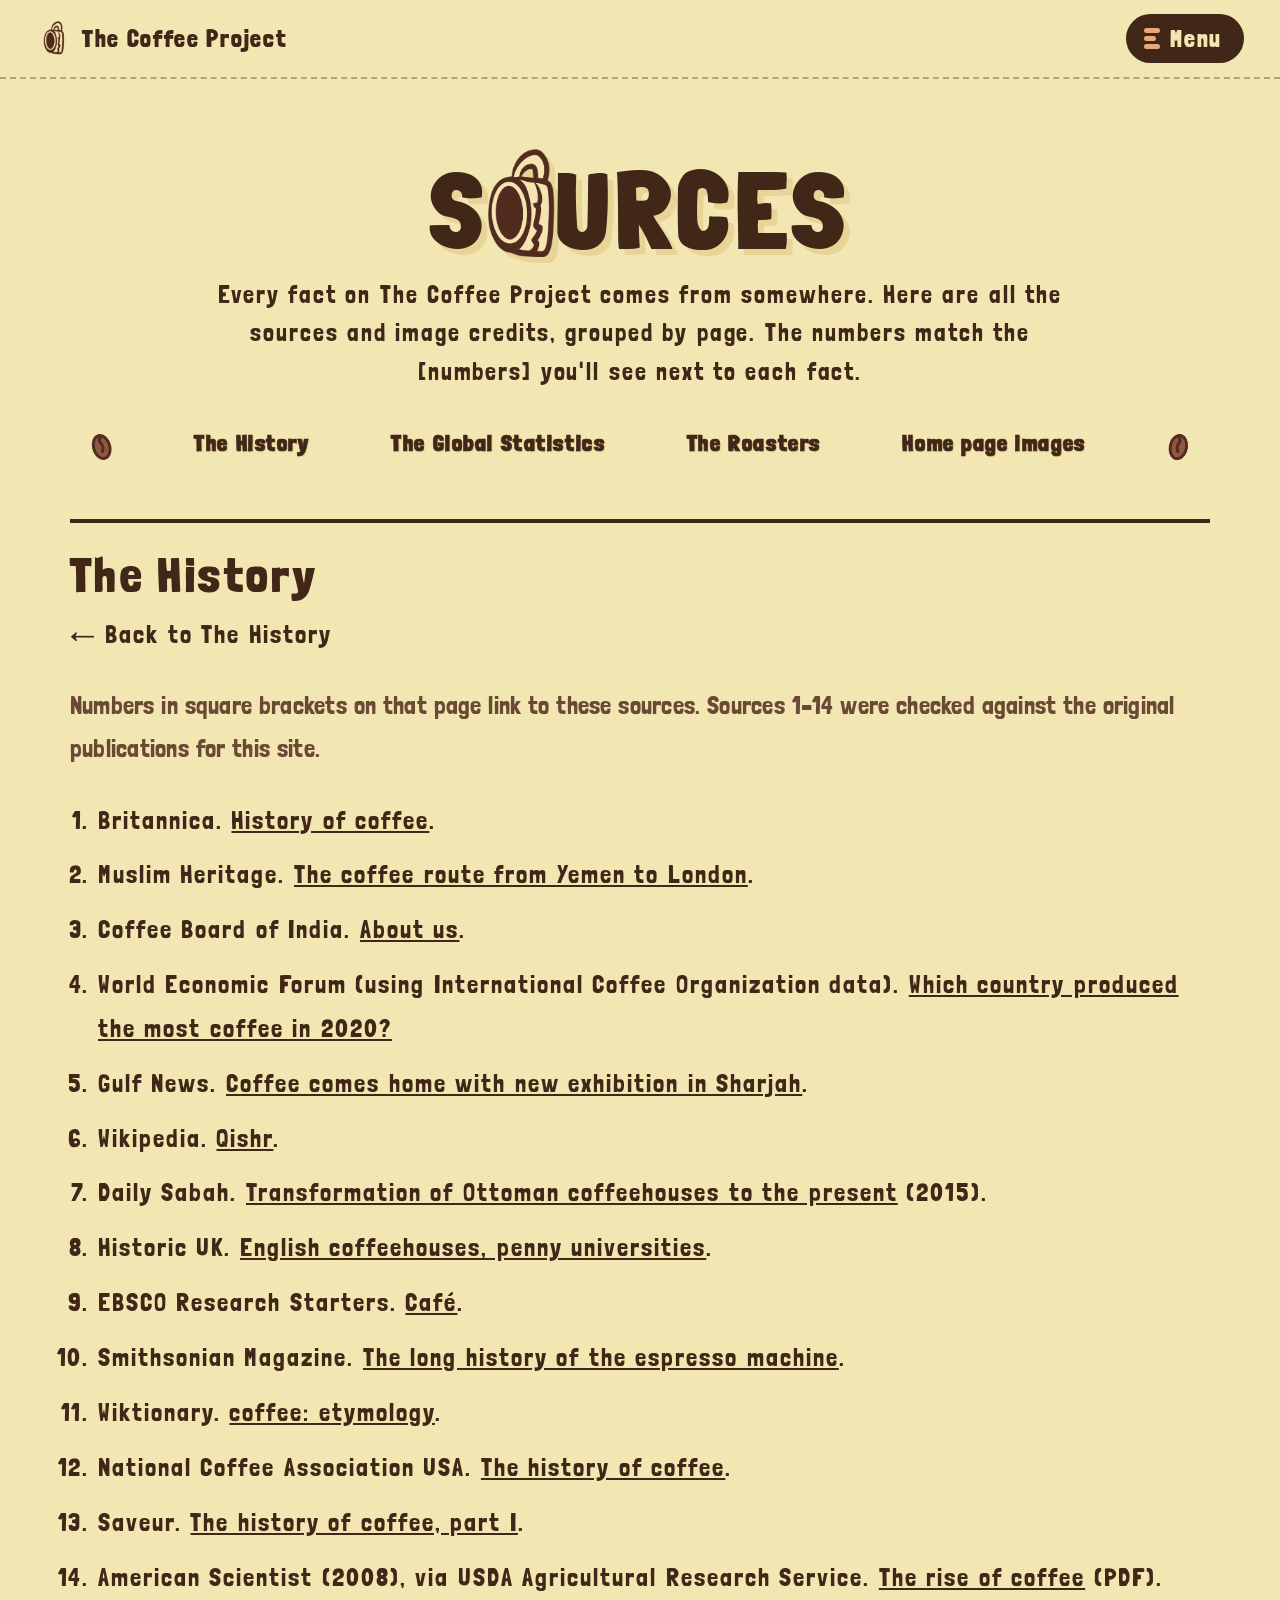
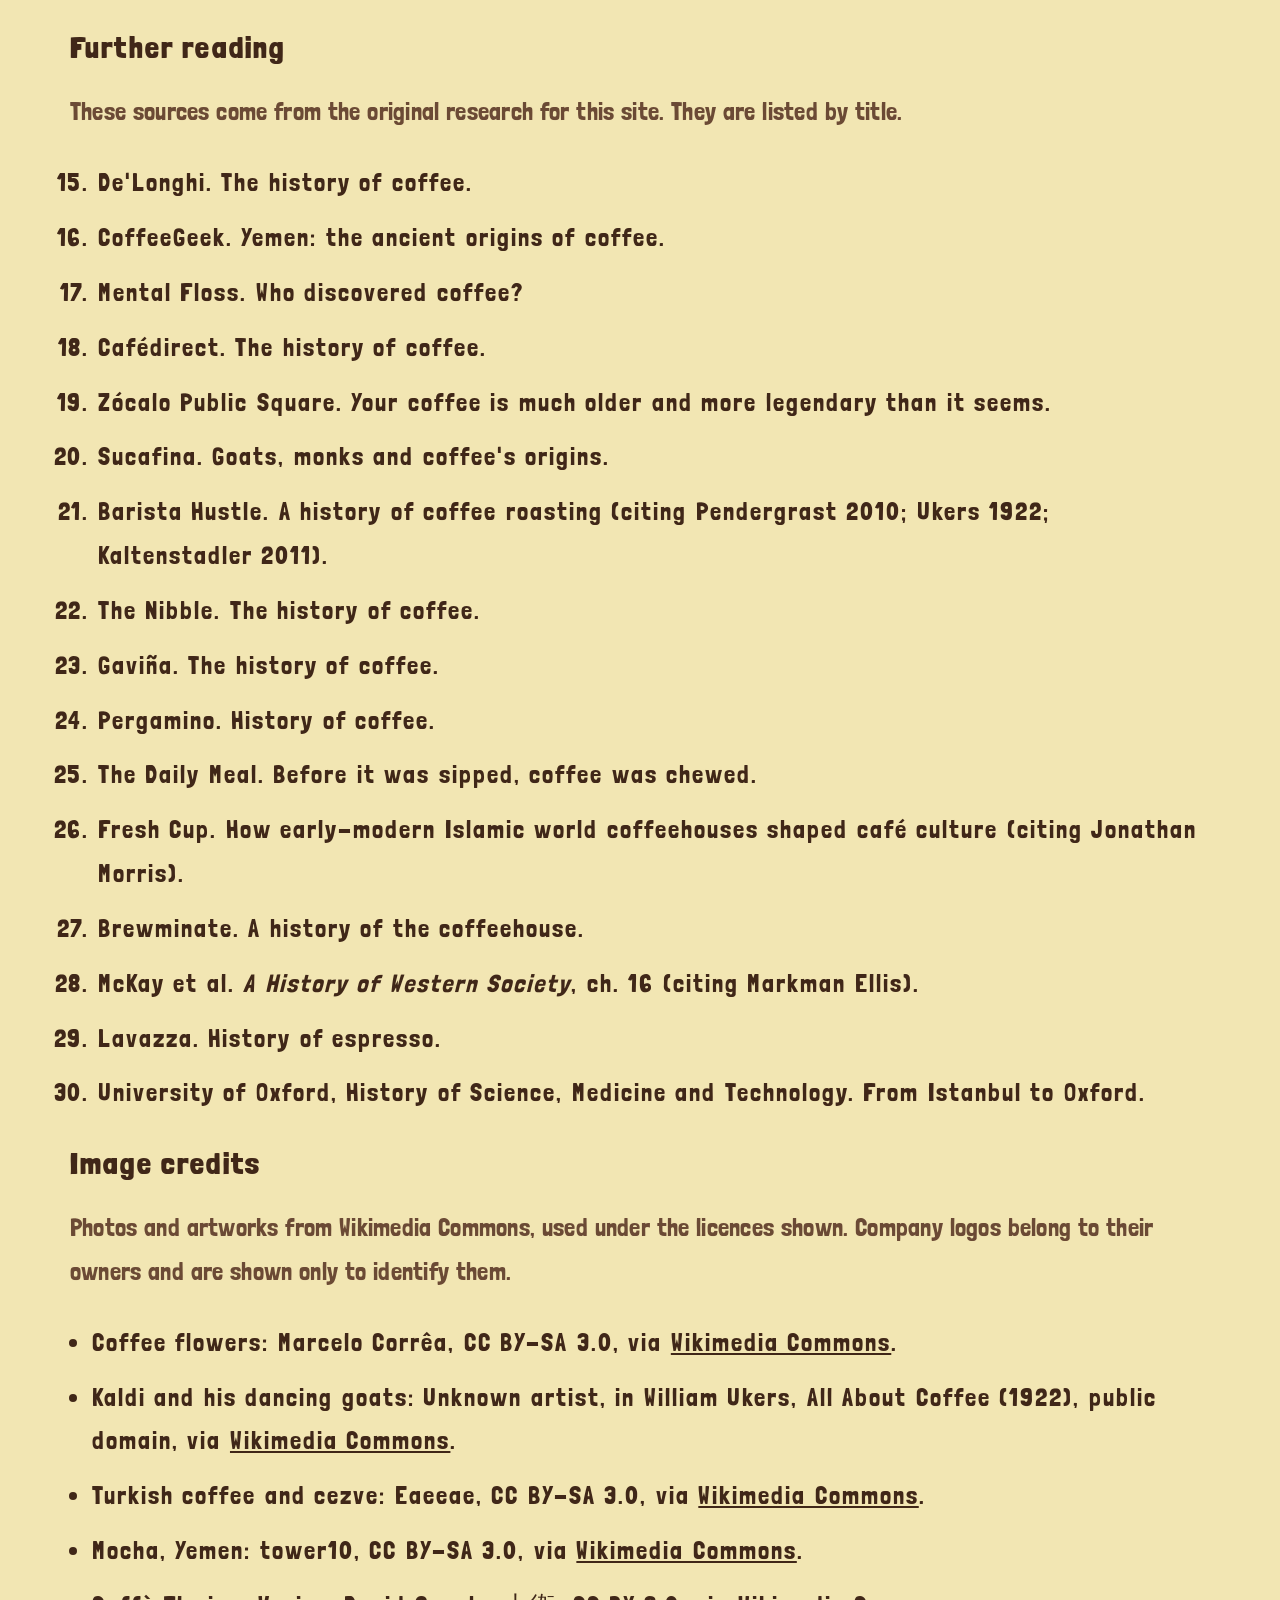
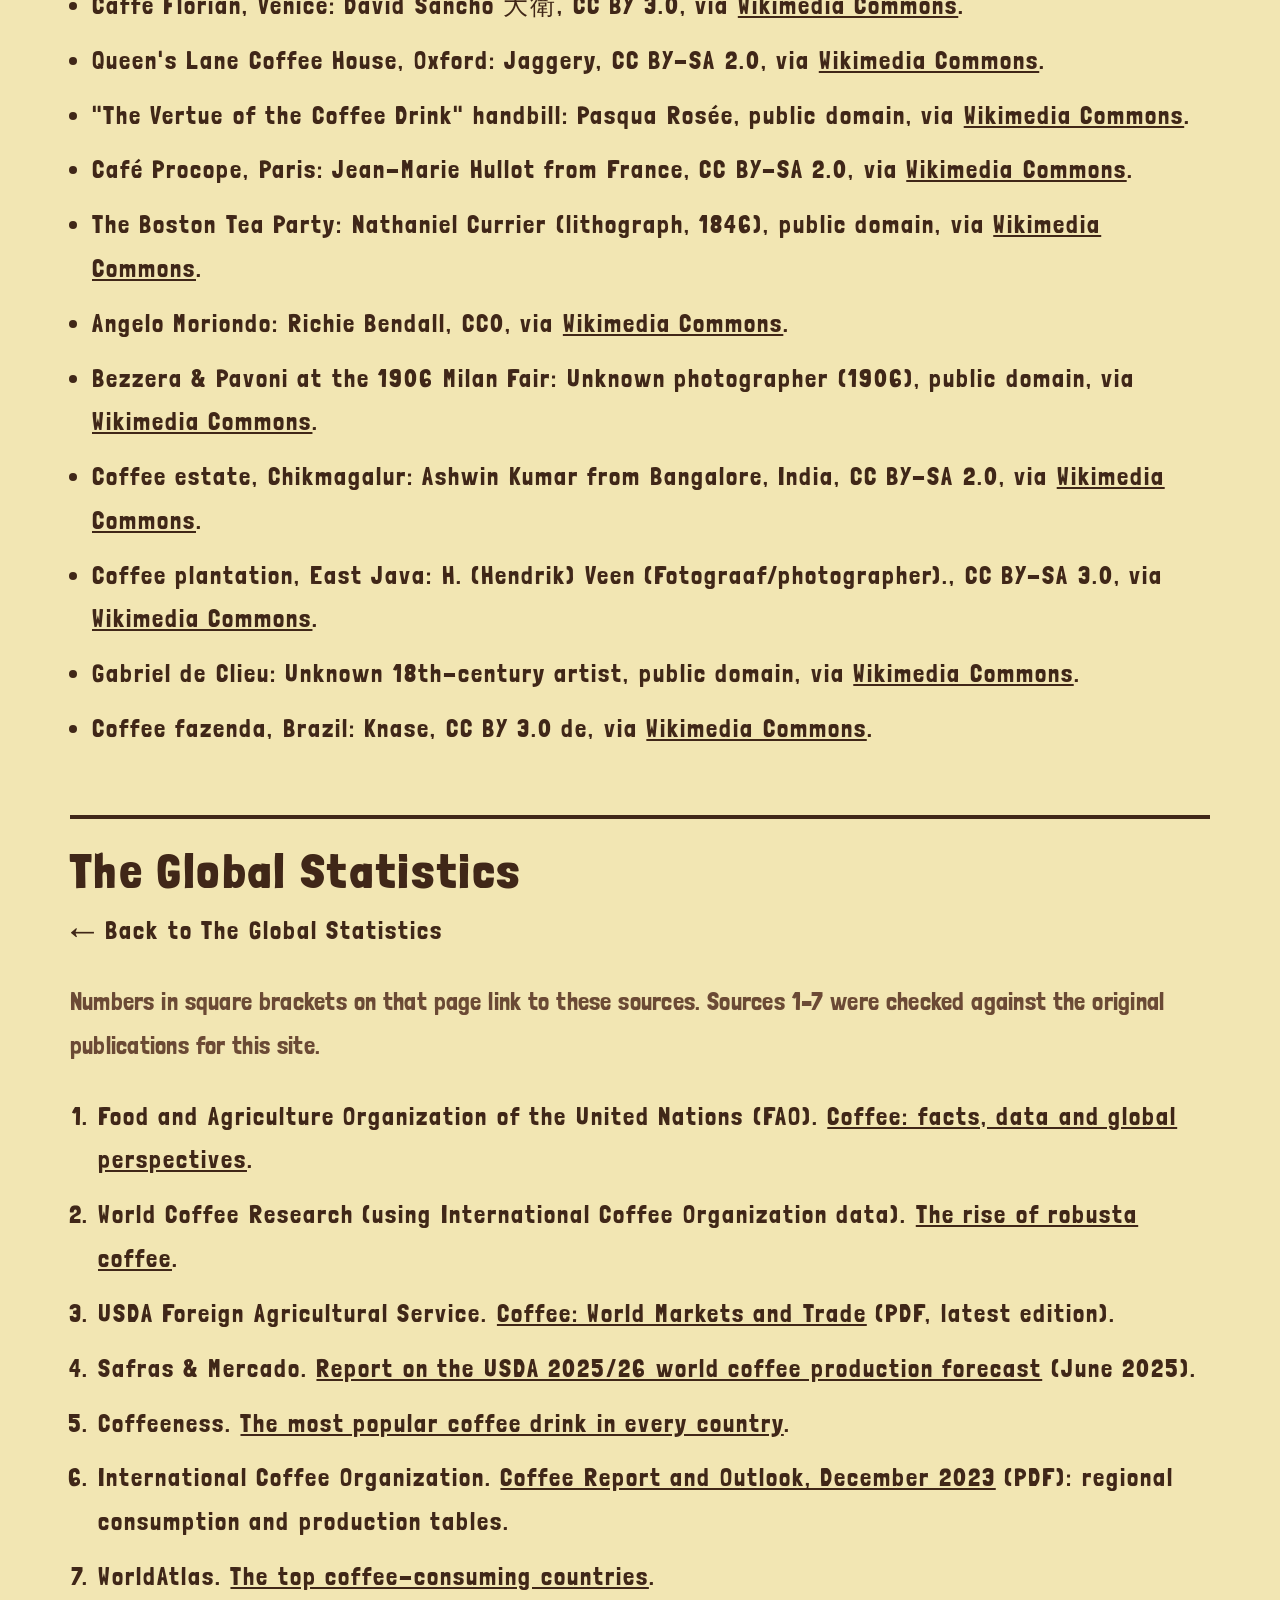
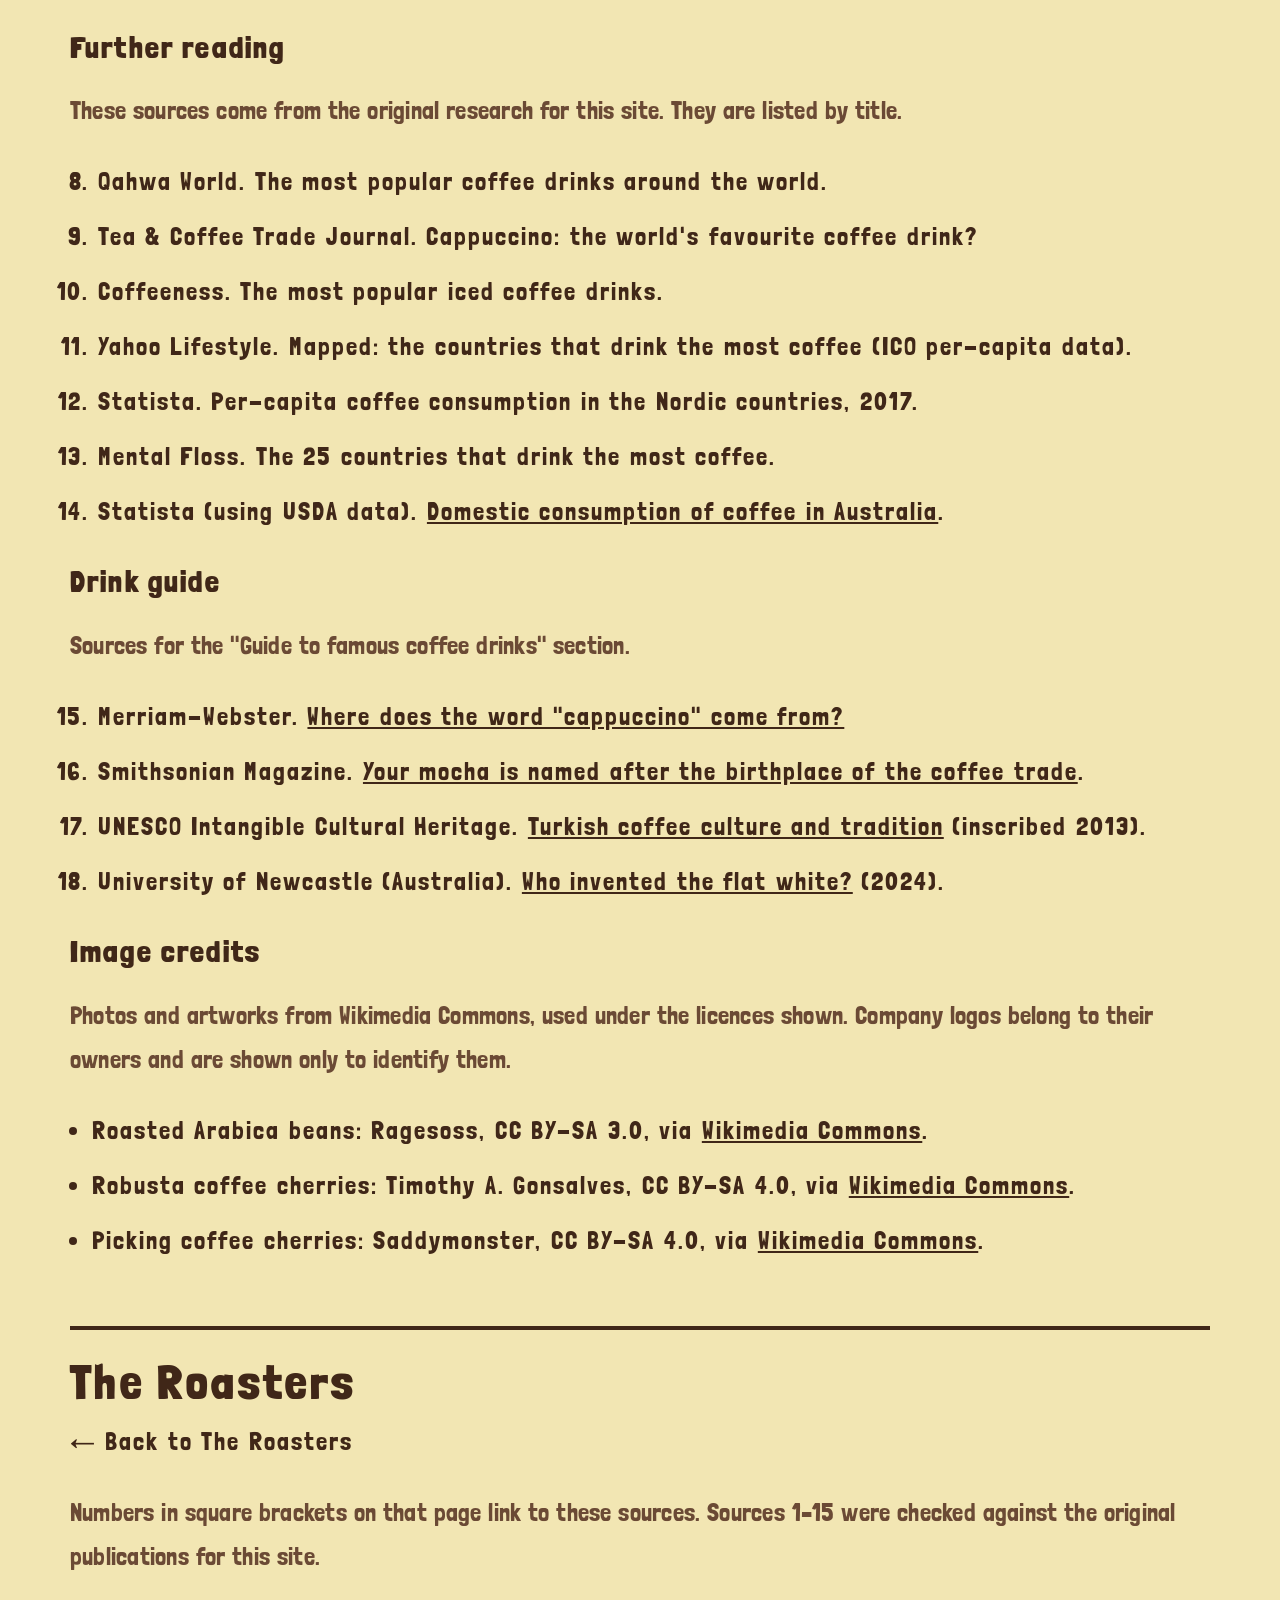
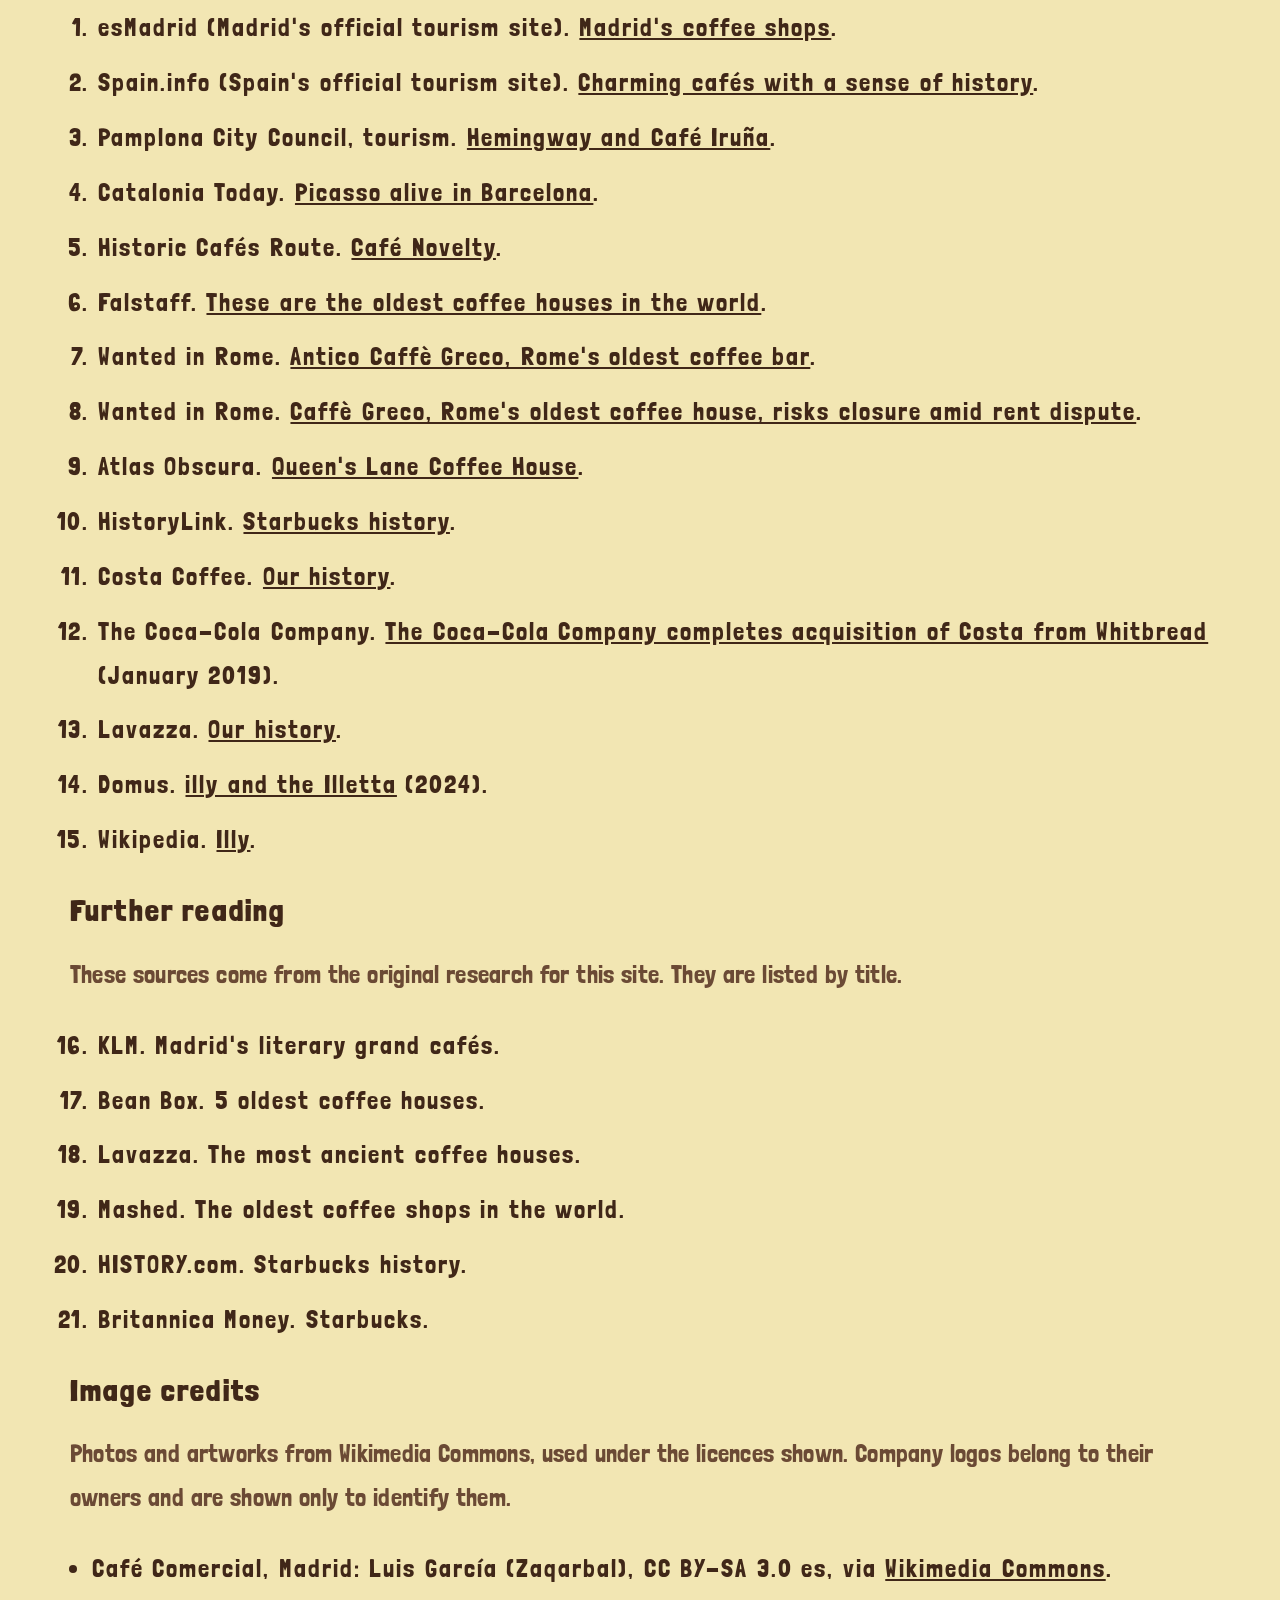
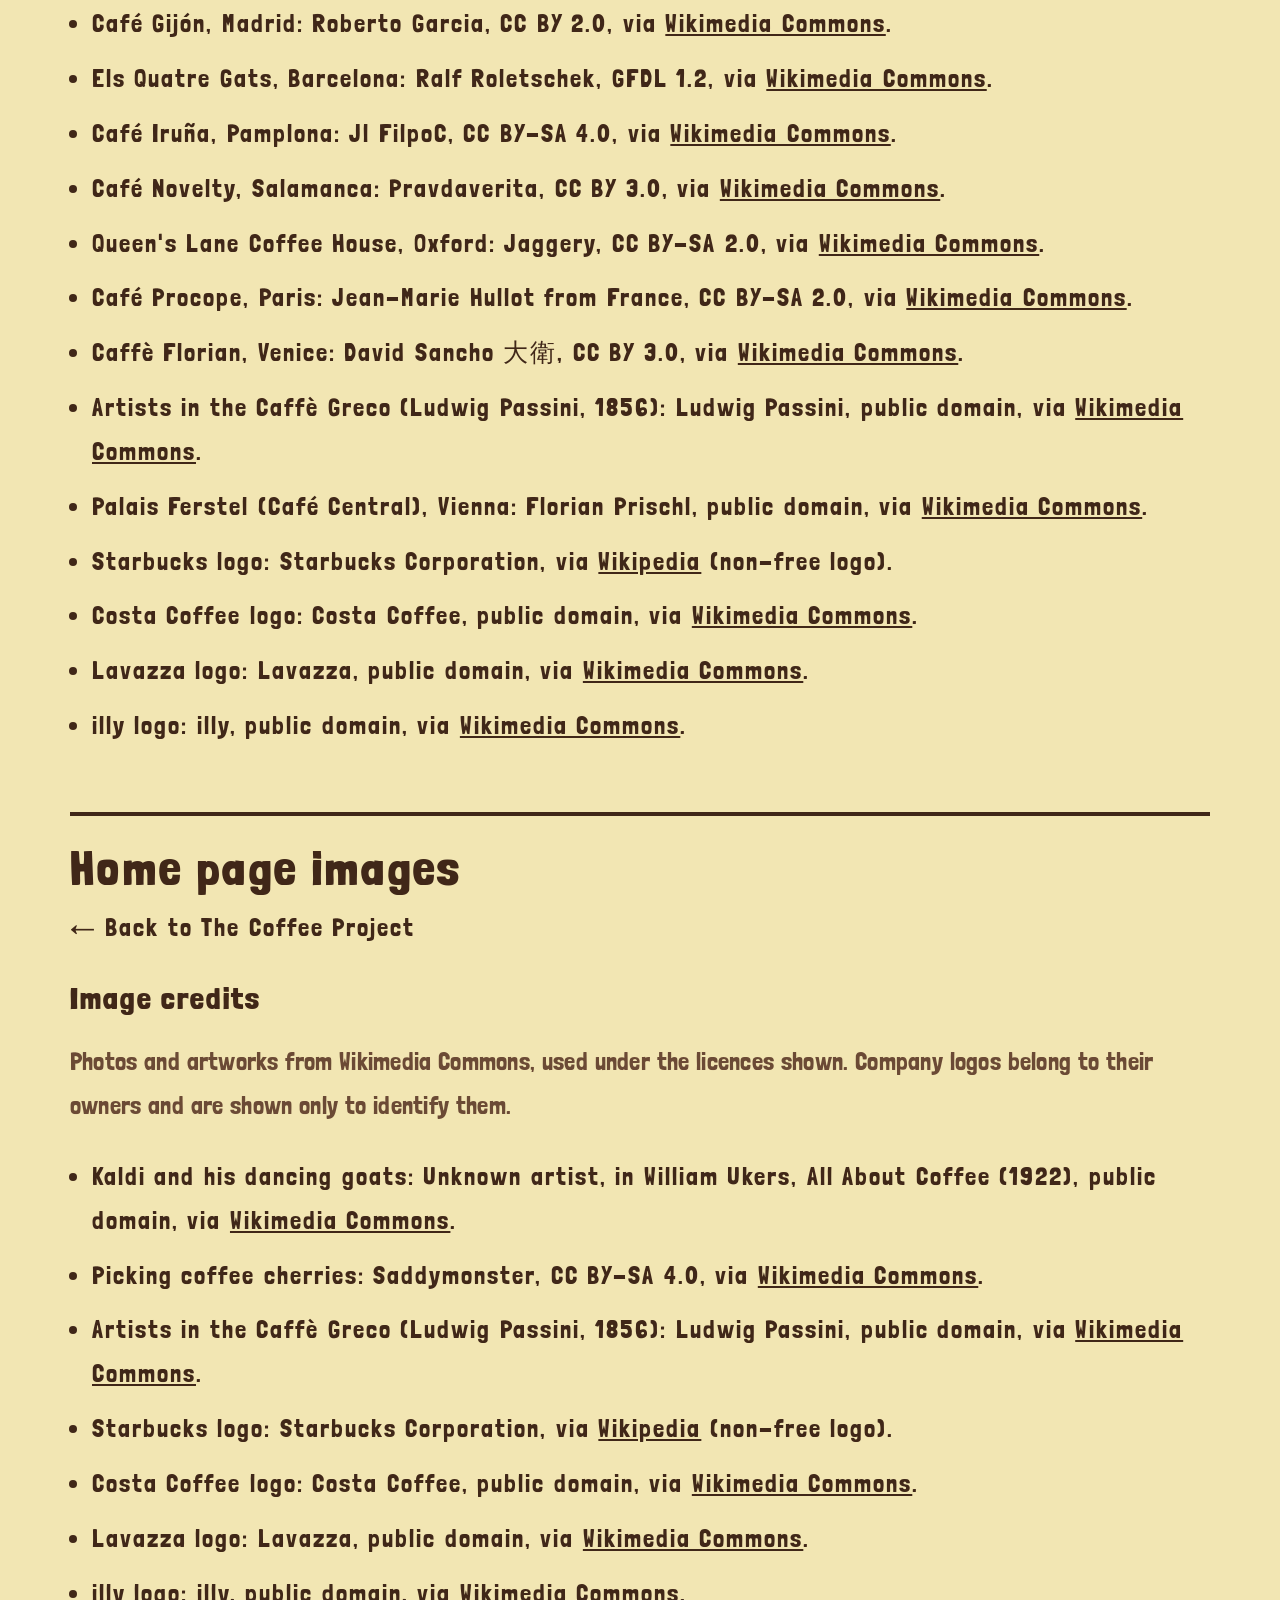
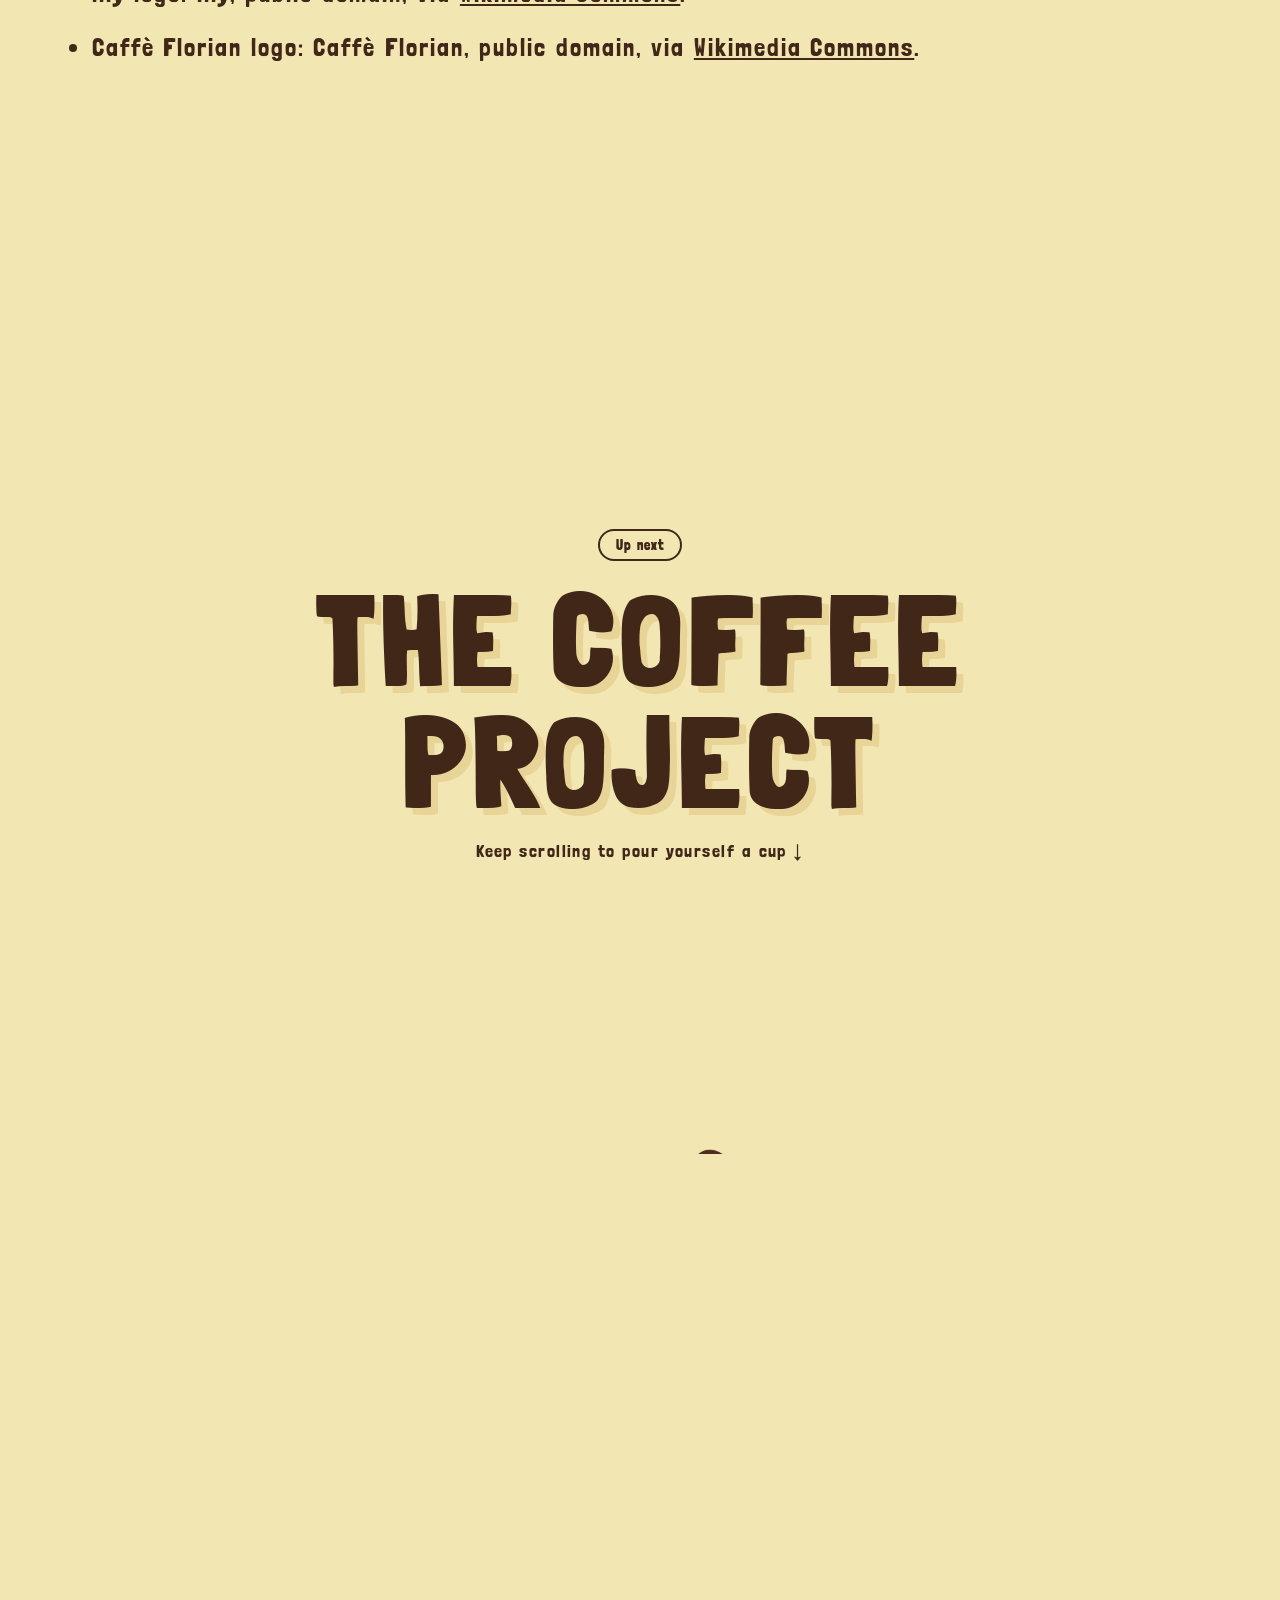
<file: sources.html>
<!DOCTYPE html>
<html lang="en">
<head>
    <meta charset="UTF-8">
    <meta name="viewport" content="width=device-width, initial-scale=1.0">
    <title>Sources | The Coffee Project</title>
<link rel="icon" type="image/png" sizes="32x32" href="images/icons/favicon-32.png">
<link rel="icon" type="image/png" sizes="192x192" href="images/icons/favicon-192.png">
<link rel="apple-touch-icon" href="images/icons/apple-touch-icon.png">
<link rel="preconnect" href="https://fonts.googleapis.com">
<link rel="preconnect" href="https://fonts.gstatic.com" crossorigin>
<link rel="stylesheet" href="https://fonts.googleapis.com/css2?family=Archivo:wdth,wght@62..125,100..900&family=Londrina+Solid:wght@300;400;900&family=DM+Mono:wght@400;500&family=Pacifico&display=swap">
<link rel="stylesheet" href="transition.css">
<link rel="stylesheet" href="fun.css">
<link rel="stylesheet" href="content.css">
<link rel="stylesheet" href="mobile.css">
<script src="transition.js" defer></script>
<script src="fun.js" defer></script>
<script>
  if (sessionStorage.getItem("coffeeTransition") === "yes") {
    document.documentElement.classList.add("coffee-entering");
  }
</script>

<style>
  html.coffee-entering {
    background: #402718;
  }

  html.coffee-entering body {
    visibility: hidden;
  }
</style>
</head>
<nav>

  <a href="individual.html">
    The Coffee Project
  </a>

  <a href="coffee history.html">
    The History
  </a>

  <a href="global statistics.html">
    The Global Statistics
  </a>

  <a href="the roasters.html">
    The Roasters
  </a>

  <a href="sources.html">
    Sources
  </a>
</nav>
<style>
  .drawing-o {
  display: inline-block;
  width: 0.62em;
  height: 1em;
  background-image: url("title-o.png");
  background-repeat: no-repeat;
  background-size: auto 166%;
  background-position: center 44%;
  vertical-align: -0.08em;
}

  @font-face {
  font-family: "Ombre Nouveau";
  src: url("./ombre_nouveau/OmbreNouveauDEMO-Regular.ttf") format("truetype");
  font-weight: normal;
  font-style: normal;
}
  body {
    background-color: rgb(242, 230, 179);
    font-family: "Archivo", sans-serif;
  }
nav {
  display: flex;
  width: 100%;
  gap: 12px;
  padding: 15px;
  box-sizing: border-box;
}

nav a {
  flex: 1;
  display: flex;
  align-items: center;
  justify-content: center;
  padding: 15px 10px;
  background-color: #402718;
  color: #f2e6b3;
  text-decoration: none;
  font-family: "Archivo", sans-serif;
  font-size: 22px;
  font-weight: 800;
  font-stretch: 90%;
  letter-spacing: -0.01em;
  border-radius: 8px;
  transition: transform 0.2s ease,
              background-color 0.2s ease;
}

nav a:hover {
  background-color: #70452e;
}

nav a:active {
  transform: scale(1.08);
}
</style>
<body>
<main class="page sources-page">
  <h1 class="page-title" aria-label="Sources">S<span class="drawing-o" aria-hidden="true"></span>urces</h1>
  <p class="page-intro">Every fact on The Coffee Project comes from somewhere. Here are all the sources and image credits, grouped by page. The numbers match the [numbers] you'll see next to each fact.</p>

  <ul class="toc">
    <li><a href="#history">The History</a></li>
    <li><a href="#stats">The Global Statistics</a></li>
    <li><a href="#roasters">The Roasters</a></li>
    <li><a href="#home">Home page images</a></li>
  </ul>

  <section class="section sources src-group" id="history">
    <h2>The History</h2>
    <p class="src-back"><a href="coffee history.html">← Back to The History</a></p>
    <p class="src-note">Numbers in square brackets on that page link to these sources. Sources 1–14 were checked against the original publications for this site.</p>
    <ol>
      <li id="history-s1">Britannica. <a href="https://www.britannica.com/topic/history-of-coffee" target="_blank" rel="noopener">History of coffee</a>.</li>
      <li id="history-s2">Muslim Heritage. <a href="https://muslimheritage.com/coffee-route-yemen-london/" target="_blank" rel="noopener">The coffee route from Yemen to London</a>.</li>
      <li id="history-s3">Coffee Board of India. <a href="https://coffeeboard.gov.in/aboutus.aspx" target="_blank" rel="noopener">About us</a>.</li>
      <li id="history-s4">World Economic Forum (using International Coffee Organization data). <a href="https://www.weforum.org/stories/2021/10/which-country-produced-the-most-coffee-in-2020/" target="_blank" rel="noopener">Which country produced the most coffee in 2020?</a></li>
      <li id="history-s5">Gulf News. <a href="https://gulfnews.com/uae/coffee-comes-home-with-new-exhibition-in-sharjah-1.67062934" target="_blank" rel="noopener">Coffee comes home with new exhibition in Sharjah</a>.</li>
      <li id="history-s6">Wikipedia. <a href="https://en.wikipedia.org/wiki/Qishr" target="_blank" rel="noopener">Qishr</a>.</li>
      <li id="history-s7">Daily Sabah. <a href="https://www.dailysabah.com/feature/2015/10/09/transformation-of-ottoman-coffeehouses-to-the-present" target="_blank" rel="noopener">Transformation of Ottoman coffeehouses to the present</a> (2015).</li>
      <li id="history-s8">Historic UK. <a href="https://www.historic-uk.com/CultureUK/English-Coffeehouses-Penny-Universities" target="_blank" rel="noopener">English coffeehouses, penny universities</a>.</li>
      <li id="history-s9">EBSCO Research Starters. <a href="https://www.ebsco.com/research-starters/social-sciences-and-humanities/cafe" target="_blank" rel="noopener">Café</a>.</li>
      <li id="history-s10">Smithsonian Magazine. <a href="https://www.smithsonianmag.com/innovation/the-long-history-of-the-espresso-machine-126012814/" target="_blank" rel="noopener">The long history of the espresso machine</a>.</li>
      <li id="history-s11">Wiktionary. <a href="https://en.wiktionary.org/wiki/coffee" target="_blank" rel="noopener">coffee: etymology</a>.</li>
      <li id="history-s12">National Coffee Association USA. <a href="https://www.ncausa.org/i4a/pages/index.cfm?pageID=68" target="_blank" rel="noopener">The history of coffee</a>.</li>
      <li id="history-s13">Saveur. <a href="https://www.saveur.com/article/Wine-and-Drink/The-History-of-Coffee-Part-I" target="_blank" rel="noopener">The history of coffee, part I</a>.</li>
      <li id="history-s14">American Scientist (2008), via USDA Agricultural Research Service. <a href="https://ars.usda.gov/arsuserfiles/5818/The%20Rise%20of%20Coffee%20-%20American%20Scientist%202008.pdf" target="_blank" rel="noopener">The rise of coffee</a> (PDF).</li>
    </ol>
    <h3>Further reading</h3>
    <p class="src-note">These sources come from the original research for this site. They are listed by title.</p>
    <ol start="15">
      <li id="history-s15">De'Longhi. The history of coffee.</li>
      <li id="history-s16">CoffeeGeek. Yemen: the ancient origins of coffee.</li>
      <li id="history-s17">Mental Floss. Who discovered coffee?</li>
      <li id="history-s18">Cafédirect. The history of coffee.</li>
      <li id="history-s19">Zócalo Public Square. Your coffee is much older and more legendary than it seems.</li>
      <li id="history-s20">Sucafina. Goats, monks and coffee's origins.</li>
      <li id="history-s21">Barista Hustle. A history of coffee roasting (citing Pendergrast 2010; Ukers 1922; Kaltenstadler 2011).</li>
      <li id="history-s22">The Nibble. The history of coffee.</li>
      <li id="history-s23">Gaviña. The history of coffee.</li>
      <li id="history-s24">Pergamino. History of coffee.</li>
      <li id="history-s25">The Daily Meal. Before it was sipped, coffee was chewed.</li>
      <li id="history-s26">Fresh Cup. How early-modern Islamic world coffeehouses shaped café culture (citing Jonathan Morris).</li>
      <li id="history-s27">Brewminate. A history of the coffeehouse.</li>
      <li id="history-s28">McKay et al. <em>A History of Western Society</em>, ch. 16 (citing Markman Ellis).</li>
      <li id="history-s29">Lavazza. History of espresso.</li>
      <li id="history-s30">University of Oxford, History of Science, Medicine and Technology. From Istanbul to Oxford.</li>
    </ol>

    <h3 id="history-credits">Image credits</h3>
    <p class="src-note">Photos and artworks from Wikimedia Commons, used under the licences shown. Company logos belong to their owners and are shown only to identify them.</p>
    <ul class="credits">
      <li>Coffee flowers: Marcelo Corrêa, CC BY-SA 3.0, via <a href="https://commons.wikimedia.org/wiki/File:Coffee_Flowers.JPG" target="_blank" rel="noopener">Wikimedia Commons</a>.</li>
      <li>Kaldi and his dancing goats: Unknown artist, in William Ukers, All About Coffee (1922), public domain, via <a href="https://commons.wikimedia.org/wiki/File:All_about_coffee--10--kaldi_and_his_dancing_goats.jpg" target="_blank" rel="noopener">Wikimedia Commons</a>.</li>
      <li>Turkish coffee and cezve: Eaeeae, CC BY-SA 3.0, via <a href="https://commons.wikimedia.org/wiki/File:Türk_Kahvesi_-_Bakir_Cezve.jpg" target="_blank" rel="noopener">Wikimedia Commons</a>.</li>
      <li>Mocha, Yemen: tower10, CC BY-SA 3.0, via <a href="https://commons.wikimedia.org/wiki/File:Mocha_Red_Sea_-_panoramio.jpg" target="_blank" rel="noopener">Wikimedia Commons</a>.</li>
      <li>Caffè Florian, Venice: David Sancho 大衛, CC BY 3.0, via <a href="https://commons.wikimedia.org/wiki/File:Cafe_Florian_(132220111).jpeg" target="_blank" rel="noopener">Wikimedia Commons</a>.</li>
      <li>Queen's Lane Coffee House, Oxford: Jaggery, CC BY-SA 2.0, via <a href="https://commons.wikimedia.org/wiki/File:Queens_Lane_side_of_Queens_Lane_Coffee_House,_Oxford_(geograph_4634244)_(cropped).jpg" target="_blank" rel="noopener">Wikimedia Commons</a>.</li>
      <li>"The Vertue of the Coffee Drink" handbill: Pasqua Rosée, public domain, via <a href="https://commons.wikimedia.org/wiki/File:The_Vertue_of_the_COFFEE_Drink.jpg" target="_blank" rel="noopener">Wikimedia Commons</a>.</li>
      <li>Café Procope, Paris: Jean-Marie Hullot from France, CC BY-SA 2.0, via <a href="https://commons.wikimedia.org/wiki/File:Le_Procope_1,_Paris_2010.jpg" target="_blank" rel="noopener">Wikimedia Commons</a>.</li>
      <li>The Boston Tea Party: Nathaniel Currier (lithograph, 1846), public domain, via <a href="https://commons.wikimedia.org/wiki/File:Boston_Tea_Party_w.jpg" target="_blank" rel="noopener">Wikimedia Commons</a>.</li>
      <li>Angelo Moriondo: Richie Bendall, CC0, via <a href="https://commons.wikimedia.org/wiki/File:Angelo_Moriondo_retouched.png" target="_blank" rel="noopener">Wikimedia Commons</a>.</li>
      <li>Bezzera & Pavoni at the 1906 Milan Fair: Unknown photographer (1906), public domain, via <a href="https://commons.wikimedia.org/wiki/File:Bezzera_&_caffè_espresso.jpg" target="_blank" rel="noopener">Wikimedia Commons</a>.</li>
      <li>Coffee estate, Chikmagalur: Ashwin Kumar from Bangalore, India, CC BY-SA 2.0, via <a href="https://commons.wikimedia.org/wiki/File:Chikmagalur_Coffee_Estate_(8322311510).jpg" target="_blank" rel="noopener">Wikimedia Commons</a>.</li>
      <li>Coffee plantation, East Java: H. (Hendrik) Veen (Fotograaf/photographer)., CC BY-SA 3.0, via <a href="https://commons.wikimedia.org/wiki/File:COLLECTIE_TROPENMUSEUM_Koffieplantage_Junggo_Oost-Java_TMnr_10021937.jpg" target="_blank" rel="noopener">Wikimedia Commons</a>.</li>
      <li>Gabriel de Clieu: Unknown 18th-century artist, public domain, via <a href="https://commons.wikimedia.org/wiki/File:Gabriel_de_Clieu.jpg" target="_blank" rel="noopener">Wikimedia Commons</a>.</li>
      <li>Coffee fazenda, Brazil: Knase, CC BY 3.0 de, via <a href="https://commons.wikimedia.org/wiki/File:Fazenda_Da_Lagoa.jpg" target="_blank" rel="noopener">Wikimedia Commons</a>.</li>
    </ul>

  </section>

  <section class="section sources src-group" id="stats">
    <h2>The Global Statistics</h2>
    <p class="src-back"><a href="global statistics.html">← Back to The Global Statistics</a></p>
    <p class="src-note">Numbers in square brackets on that page link to these sources. Sources 1–7 were checked against the original publications for this site.</p>
    <ol>
      <li id="stats-s1">Food and Agriculture Organization of the United Nations (FAO). <a href="https://www.fao.org/coffee/en/" target="_blank" rel="noopener">Coffee: facts, data and global perspectives</a>.</li>
      <li id="stats-s2">World Coffee Research (using International Coffee Organization data). <a href="https://worldcoffeeresearch.org/resources/the-rise-of-robusta-coffee" target="_blank" rel="noopener">The rise of robusta coffee</a>.</li>
      <li id="stats-s3">USDA Foreign Agricultural Service. <a href="https://apps.fas.usda.gov/psdonline/circulars/coffee.pdf" target="_blank" rel="noopener">Coffee: World Markets and Trade</a> (PDF, latest edition).</li>
      <li id="stats-s4">Safras &amp; Mercado. <a href="https://safras.com.br/eng/64990-2/" target="_blank" rel="noopener">Report on the USDA 2025/26 world coffee production forecast</a> (June 2025).</li>
      <li id="stats-s5">Coffeeness. <a href="https://coffeeness.de/en/the-most-popular-coffee-drink-in-every-country" target="_blank" rel="noopener">The most popular coffee drink in every country</a>.</li>
      <li id="stats-s6">International Coffee Organization. <a href="https://ico.org/documents/cy2023-24/Coffee_Report_and_Outlook_December_2023_ICO.pdf" target="_blank" rel="noopener">Coffee Report and Outlook, December 2023</a> (PDF): regional consumption and production tables.</li>
      <li id="stats-s7">WorldAtlas. <a href="https://www.worldatlas.com/society/the-top-coffee-consuming-countries.html" target="_blank" rel="noopener">The top coffee-consuming countries</a>.</li>
    </ol>
    <h3>Further reading</h3>
    <p class="src-note">These sources come from the original research for this site. They are listed by title.</p>
    <ol start="8">
      <li id="stats-s8">Qahwa World. The most popular coffee drinks around the world.</li>
      <li id="stats-s9">Tea &amp; Coffee Trade Journal. Cappuccino: the world's favourite coffee drink?</li>
      <li id="stats-s10">Coffeeness. The most popular iced coffee drinks.</li>
      <li id="stats-s11">Yahoo Lifestyle. Mapped: the countries that drink the most coffee (ICO per-capita data).</li>
      <li id="stats-s12">Statista. Per-capita coffee consumption in the Nordic countries, 2017.</li>
      <li id="stats-s13">Mental Floss. The 25 countries that drink the most coffee.</li>
      <li id="stats-s14">Statista (using USDA data). <a href="https://www.statista.com/statistics/866543/australia-domestic-consumption-of-coffee" target="_blank" rel="noopener">Domestic consumption of coffee in Australia</a>.</li>
    </ol>
    <h3>Drink guide</h3>
    <p class="src-note">Sources for the "Guide to famous coffee drinks" section.</p>
    <ol start="15">
      <li id="stats-s15">Merriam-Webster. <a href="https://www.merriam-webster.com/wordplay/where-do-we-get-cappuccino-from" target="_blank" rel="noopener">Where does the word "cappuccino" come from?</a></li>
      <li id="stats-s16">Smithsonian Magazine. <a href="https://www.smithsonianmag.com/smart-news/your-mocha-named-after-birthplace-coffee-trade-180965016/" target="_blank" rel="noopener">Your mocha is named after the birthplace of the coffee trade</a>.</li>
      <li id="stats-s17">UNESCO Intangible Cultural Heritage. <a href="https://ich.unesco.org/en/RL/turkish-coffee-culture-and-tradition-00645" target="_blank" rel="noopener">Turkish coffee culture and tradition</a> (inscribed 2013).</li>
      <li id="stats-s18">University of Newcastle (Australia). <a href="https://www.newcastle.edu.au/hippocampus/story/2024/who-invented-the-flat-white" target="_blank" rel="noopener">Who invented the flat white?</a> (2024).</li>
    </ol>

    <h3 id="stats-credits">Image credits</h3>
    <p class="src-note">Photos and artworks from Wikimedia Commons, used under the licences shown. Company logos belong to their owners and are shown only to identify them.</p>
    <ul class="credits">
      <li>Roasted Arabica beans: Ragesoss, CC BY-SA 3.0, via <a href="https://commons.wikimedia.org/wiki/File:Medium_roasted_Arabica_coffee_beans.jpg" target="_blank" rel="noopener">Wikimedia Commons</a>.</li>
      <li>Robusta coffee cherries: Timothy A. Gonsalves, CC BY-SA 4.0, via <a href="https://commons.wikimedia.org/wiki/File:Ripe_Seeds_Coffee_Robusta_Coorg_Karnataka_India_Feb24_D72_25688.jpg" target="_blank" rel="noopener">Wikimedia Commons</a>.</li>
      <li>Picking coffee cherries: Saddymonster, CC BY-SA 4.0, via <a href="https://commons.wikimedia.org/wiki/File:Hands-that-are-picking-coffee-beans-from-coffee-tree.jpg" target="_blank" rel="noopener">Wikimedia Commons</a>.</li>
    </ul>

  </section>

  <section class="section sources src-group" id="roasters">
    <h2>The Roasters</h2>
    <p class="src-back"><a href="the roasters.html">← Back to The Roasters</a></p>
    <p class="src-note">Numbers in square brackets on that page link to these sources. Sources 1–15 were checked against the original publications for this site.</p>
    <ol>
      <li id="roasters-s1">esMadrid (Madrid's official tourism site). <a href="https://www.esmadrid.com/en/madrids-coffee-shops" target="_blank" rel="noopener">Madrid's coffee shops</a>.</li>
      <li id="roasters-s2">Spain.info (Spain's official tourism site). <a href="https://www.spain.info/en/discover-spain/cafes-spain/" target="_blank" rel="noopener">Charming cafés with a sense of history</a>.</li>
      <li id="roasters-s3">Pamplona City Council, tourism. <a href="https://www.pamplona.es/en/turismo/hemingwayelcafeiru%C3%B1a" target="_blank" rel="noopener">Hemingway and Café Iruña</a>.</li>
      <li id="roasters-s4">Catalonia Today. <a href="https://www.cataloniatoday.cat/article/1667114-picasso-alive-in-barcelona.html" target="_blank" rel="noopener">Picasso alive in Barcelona</a>.</li>
      <li id="roasters-s5">Historic Cafés Route. <a href="https://historiccafesroute.com/cafe-novelty" target="_blank" rel="noopener">Café Novelty</a>.</li>
      <li id="roasters-s6">Falstaff. <a href="https://www.falstaff.com/en/news/these-are-the-oldest-coffee-houses-in-the-world" target="_blank" rel="noopener">These are the oldest coffee houses in the world</a>.</li>
      <li id="roasters-s7">Wanted in Rome. <a href="https://www.wantedinrome.com/yellowpage/antico-caffe-greco-romes-oldest-coffee-bar.html" target="_blank" rel="noopener">Antico Caffè Greco, Rome's oldest coffee bar</a>.</li>
      <li id="roasters-s8">Wanted in Rome. <a href="https://www.wantedinrome.com/news/caffe-greco-romes-oldest-coffee-house-risks-closure-amid-rent-dispute.html" target="_blank" rel="noopener">Caffè Greco, Rome's oldest coffee house, risks closure amid rent dispute</a>.</li>
      <li id="roasters-s9">Atlas Obscura. <a href="https://atlasobscura.com/places/queen-s-lane-coffee-house-2" target="_blank" rel="noopener">Queen's Lane Coffee House</a>.</li>
      <li id="roasters-s10">HistoryLink. <a href="https://historylink.org/file/20292" target="_blank" rel="noopener">Starbucks history</a>.</li>
      <li id="roasters-s11">Costa Coffee. <a href="https://www.costa.co.uk/behind-the-beans/our-story/history" target="_blank" rel="noopener">Our history</a>.</li>
      <li id="roasters-s12">The Coca-Cola Company. <a href="https://investors.coca-colacompany.com/news-events/press-releases/detail/958/the-coca-cola-company-completes-acquisition-of-costa-from-whitbread-plc" target="_blank" rel="noopener">The Coca-Cola Company completes acquisition of Costa from Whitbread</a> (January 2019).</li>
      <li id="roasters-s13">Lavazza. <a href="https://www.lavazza.com/en/about-us/history.html" target="_blank" rel="noopener">Our history</a>.</li>
      <li id="roasters-s14">Domus. <a href="https://domusweb.it/en/news/gallery/2024/01/16/illy-aims-to-revolutionize-the-quality-of-coffee-in-the-cup-with-illetta-designed-by-antonio-citterio.amp.html" target="_blank" rel="noopener">illy and the Illetta</a> (2024).</li>
      <li id="roasters-s15">Wikipedia. <a href="https://en.wikipedia.org/wiki/Illy" target="_blank" rel="noopener">Illy</a>.</li>
    </ol>
    <h3>Further reading</h3>
    <p class="src-note">These sources come from the original research for this site. They are listed by title.</p>
    <ol start="16">
      <li id="roasters-s16">KLM. Madrid's literary grand cafés.</li>
      <li id="roasters-s17">Bean Box. 5 oldest coffee houses.</li>
      <li id="roasters-s18">Lavazza. The most ancient coffee houses.</li>
      <li id="roasters-s19">Mashed. The oldest coffee shops in the world.</li>
      <li id="roasters-s20">HISTORY.com. Starbucks history.</li>
      <li id="roasters-s21">Britannica Money. Starbucks.</li>
    </ol>

    <h3 id="roasters-credits">Image credits</h3>
    <p class="src-note">Photos and artworks from Wikimedia Commons, used under the licences shown. Company logos belong to their owners and are shown only to identify them.</p>
    <ul class="credits">
      <li>Café Comercial, Madrid: Luis García (Zaqarbal), CC BY-SA 3.0 es, via <a href="https://commons.wikimedia.org/wiki/File:Café_Comercial_(Madrid)_01.jpg" target="_blank" rel="noopener">Wikimedia Commons</a>.</li>
      <li>Café Gijón, Madrid: Roberto Garcia, CC BY 2.0, via <a href="https://commons.wikimedia.org/wiki/File:Café_Gijón.jpg" target="_blank" rel="noopener">Wikimedia Commons</a>.</li>
      <li>Els Quatre Gats, Barcelona: Ralf Roletschek, GFDL 1.2, via <a href="https://commons.wikimedia.org/wiki/File:15-10-27-Els_Quatre_Gats-RalfR-WMA_2729.jpg" target="_blank" rel="noopener">Wikimedia Commons</a>.</li>
      <li>Café Iruña, Pamplona: Jl FilpoC, CC BY-SA 4.0, via <a href="https://commons.wikimedia.org/wiki/File:Café_Iruña_(Pamplona).jpg" target="_blank" rel="noopener">Wikimedia Commons</a>.</li>
      <li>Café Novelty, Salamanca: Pravdaverita, CC BY 3.0, via <a href="https://commons.wikimedia.org/wiki/File:Café_literario_Novelty_Plaza_Mayor_Salamanca2.JPG" target="_blank" rel="noopener">Wikimedia Commons</a>.</li>
      <li>Queen's Lane Coffee House, Oxford: Jaggery, CC BY-SA 2.0, via <a href="https://commons.wikimedia.org/wiki/File:Queens_Lane_side_of_Queens_Lane_Coffee_House,_Oxford_(geograph_4634244)_(cropped).jpg" target="_blank" rel="noopener">Wikimedia Commons</a>.</li>
      <li>Café Procope, Paris: Jean-Marie Hullot from France, CC BY-SA 2.0, via <a href="https://commons.wikimedia.org/wiki/File:Le_Procope_1,_Paris_2010.jpg" target="_blank" rel="noopener">Wikimedia Commons</a>.</li>
      <li>Caffè Florian, Venice: David Sancho 大衛, CC BY 3.0, via <a href="https://commons.wikimedia.org/wiki/File:Cafe_Florian_(132220111).jpeg" target="_blank" rel="noopener">Wikimedia Commons</a>.</li>
      <li>Artists in the Caffè Greco (Ludwig Passini, 1856): Ludwig Passini, public domain, via <a href="https://commons.wikimedia.org/wiki/File:Ludwig_Passini_-_Künstler_im_Cafe_Greco_in_Rom.jpg" target="_blank" rel="noopener">Wikimedia Commons</a>.</li>
      <li>Palais Ferstel (Café Central), Vienna: Florian Prischl, public domain, via <a href="https://commons.wikimedia.org/wiki/File:Palais_Ferstel.jpg" target="_blank" rel="noopener">Wikimedia Commons</a>.</li>
      <li>Starbucks logo: Starbucks Corporation, via <a href="https://en.wikipedia.org/wiki/File:Starbucks_Corporation_Logo_2011.svg" target="_blank" rel="noopener">Wikipedia</a> (non-free logo).</li>
      <li>Costa Coffee logo: Costa Coffee, public domain, via <a href="https://commons.wikimedia.org/wiki/File:Costa_Coffee_Logo_white_on_red.png" target="_blank" rel="noopener">Wikimedia Commons</a>.</li>
      <li>Lavazza logo: Lavazza, public domain, via <a href="https://commons.wikimedia.org/wiki/File:Lavazza_Logo.png" target="_blank" rel="noopener">Wikimedia Commons</a>.</li>
      <li>illy logo: illy, public domain, via <a href="https://commons.wikimedia.org/wiki/File:Logo_Illy.svg" target="_blank" rel="noopener">Wikimedia Commons</a>.</li>
    </ul>

  </section>

  <section class="section sources src-group" id="home">
    <h2>Home page images</h2>
    <p class="src-back"><a href="individual.html">← Back to The Coffee Project</a></p>
    <h3 id="home-credits">Image credits</h3>
    
    <p class="src-note">Photos and artworks from Wikimedia Commons, used under the licences shown. Company logos belong to their owners and are shown only to identify them.</p>
    <ul class="credits">
      <li>Kaldi and his dancing goats: Unknown artist, in William Ukers, All About Coffee (1922), public domain, via <a href="https://commons.wikimedia.org/wiki/File:All_about_coffee--10--kaldi_and_his_dancing_goats.jpg" target="_blank" rel="noopener">Wikimedia Commons</a>.</li>
      <li>Picking coffee cherries: Saddymonster, CC BY-SA 4.0, via <a href="https://commons.wikimedia.org/wiki/File:Hands-that-are-picking-coffee-beans-from-coffee-tree.jpg" target="_blank" rel="noopener">Wikimedia Commons</a>.</li>
      <li>Artists in the Caffè Greco (Ludwig Passini, 1856): Ludwig Passini, public domain, via <a href="https://commons.wikimedia.org/wiki/File:Ludwig_Passini_-_Künstler_im_Cafe_Greco_in_Rom.jpg" target="_blank" rel="noopener">Wikimedia Commons</a>.</li>
      <li>Starbucks logo: Starbucks Corporation, via <a href="https://en.wikipedia.org/wiki/File:Starbucks_Corporation_Logo_2011.svg" target="_blank" rel="noopener">Wikipedia</a> (non-free logo).</li>
      <li>Costa Coffee logo: Costa Coffee, public domain, via <a href="https://commons.wikimedia.org/wiki/File:Costa_Coffee_Logo_white_on_red.png" target="_blank" rel="noopener">Wikimedia Commons</a>.</li>
      <li>Lavazza logo: Lavazza, public domain, via <a href="https://commons.wikimedia.org/wiki/File:Lavazza_Logo.png" target="_blank" rel="noopener">Wikimedia Commons</a>.</li>
      <li>illy logo: illy, public domain, via <a href="https://commons.wikimedia.org/wiki/File:Logo_Illy.svg" target="_blank" rel="noopener">Wikimedia Commons</a>.</li>
      <li>Caffè Florian logo: Caffè Florian, public domain, via <a href="https://commons.wikimedia.org/wiki/File:Caffè_Florian_logo.svg" target="_blank" rel="noopener">Wikimedia Commons</a>.</li>
    </ul>
  </section>
</main>
</body>
</html>
</file>
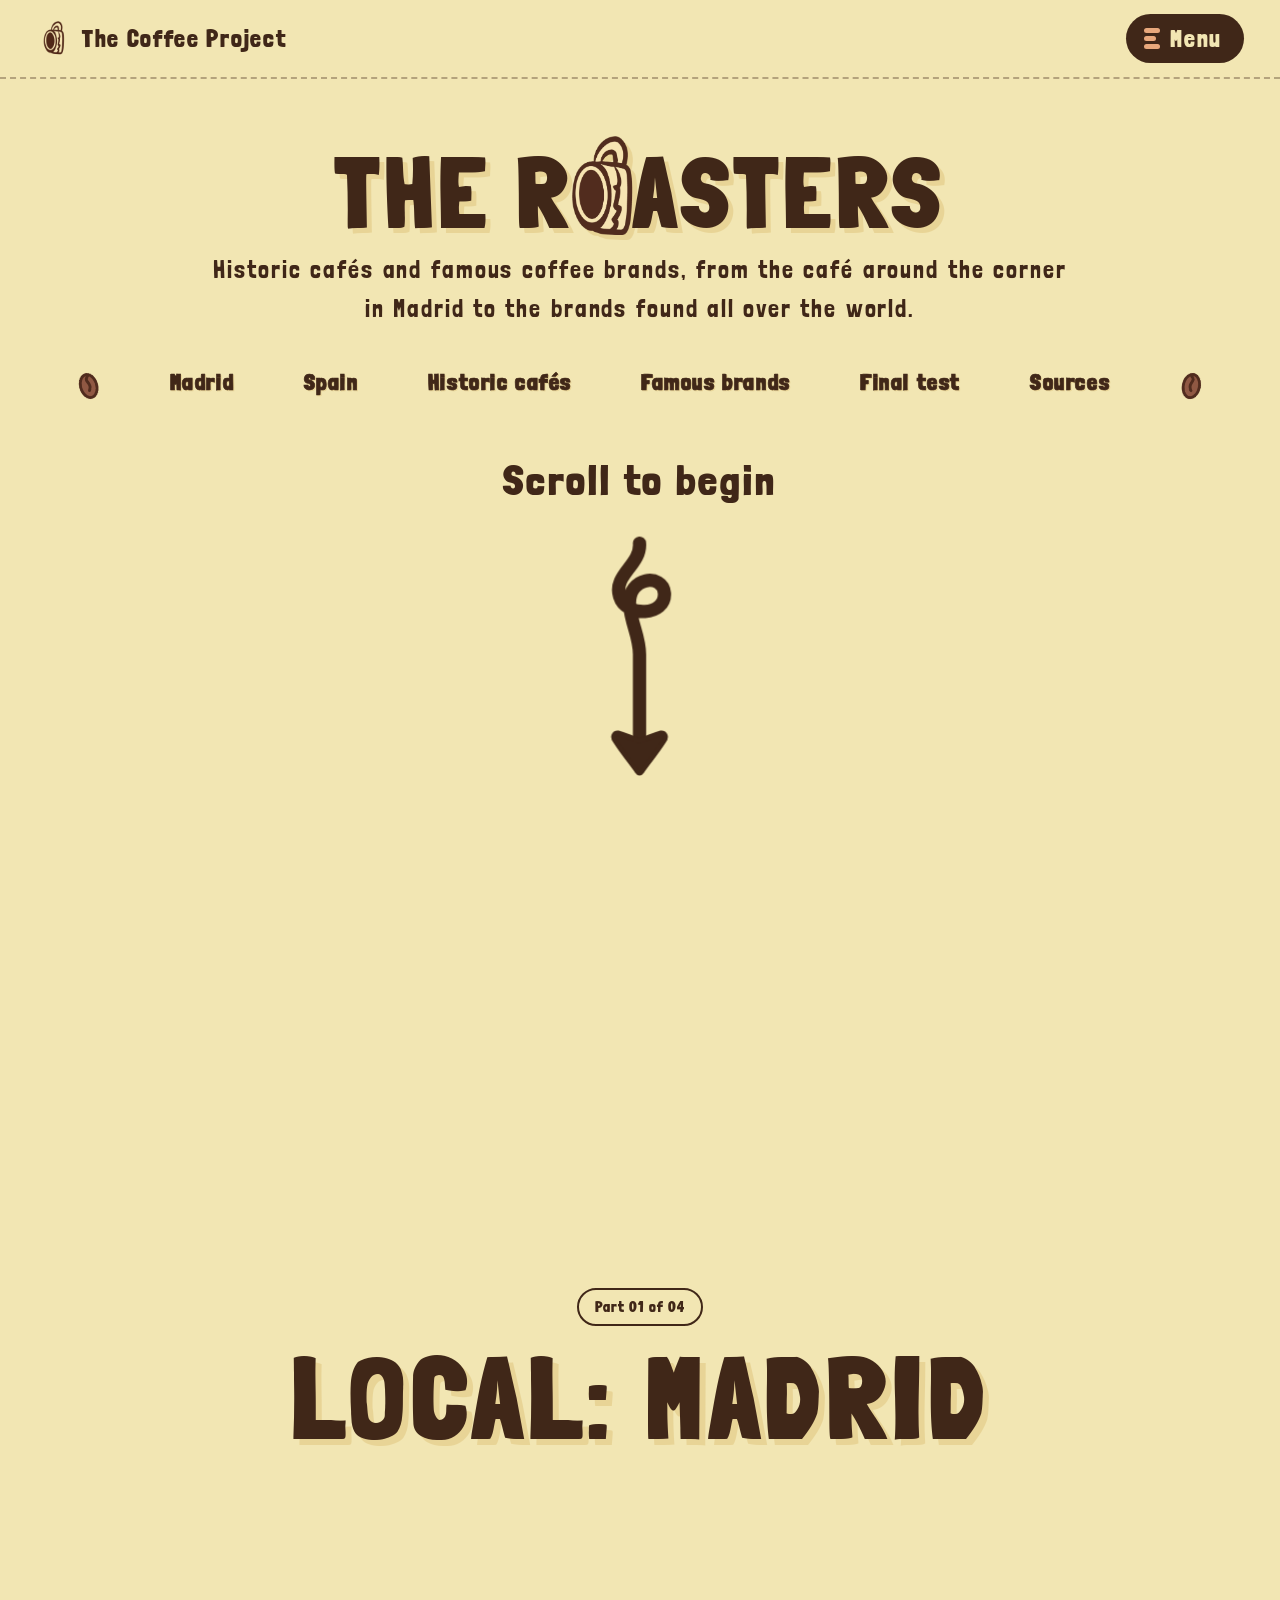
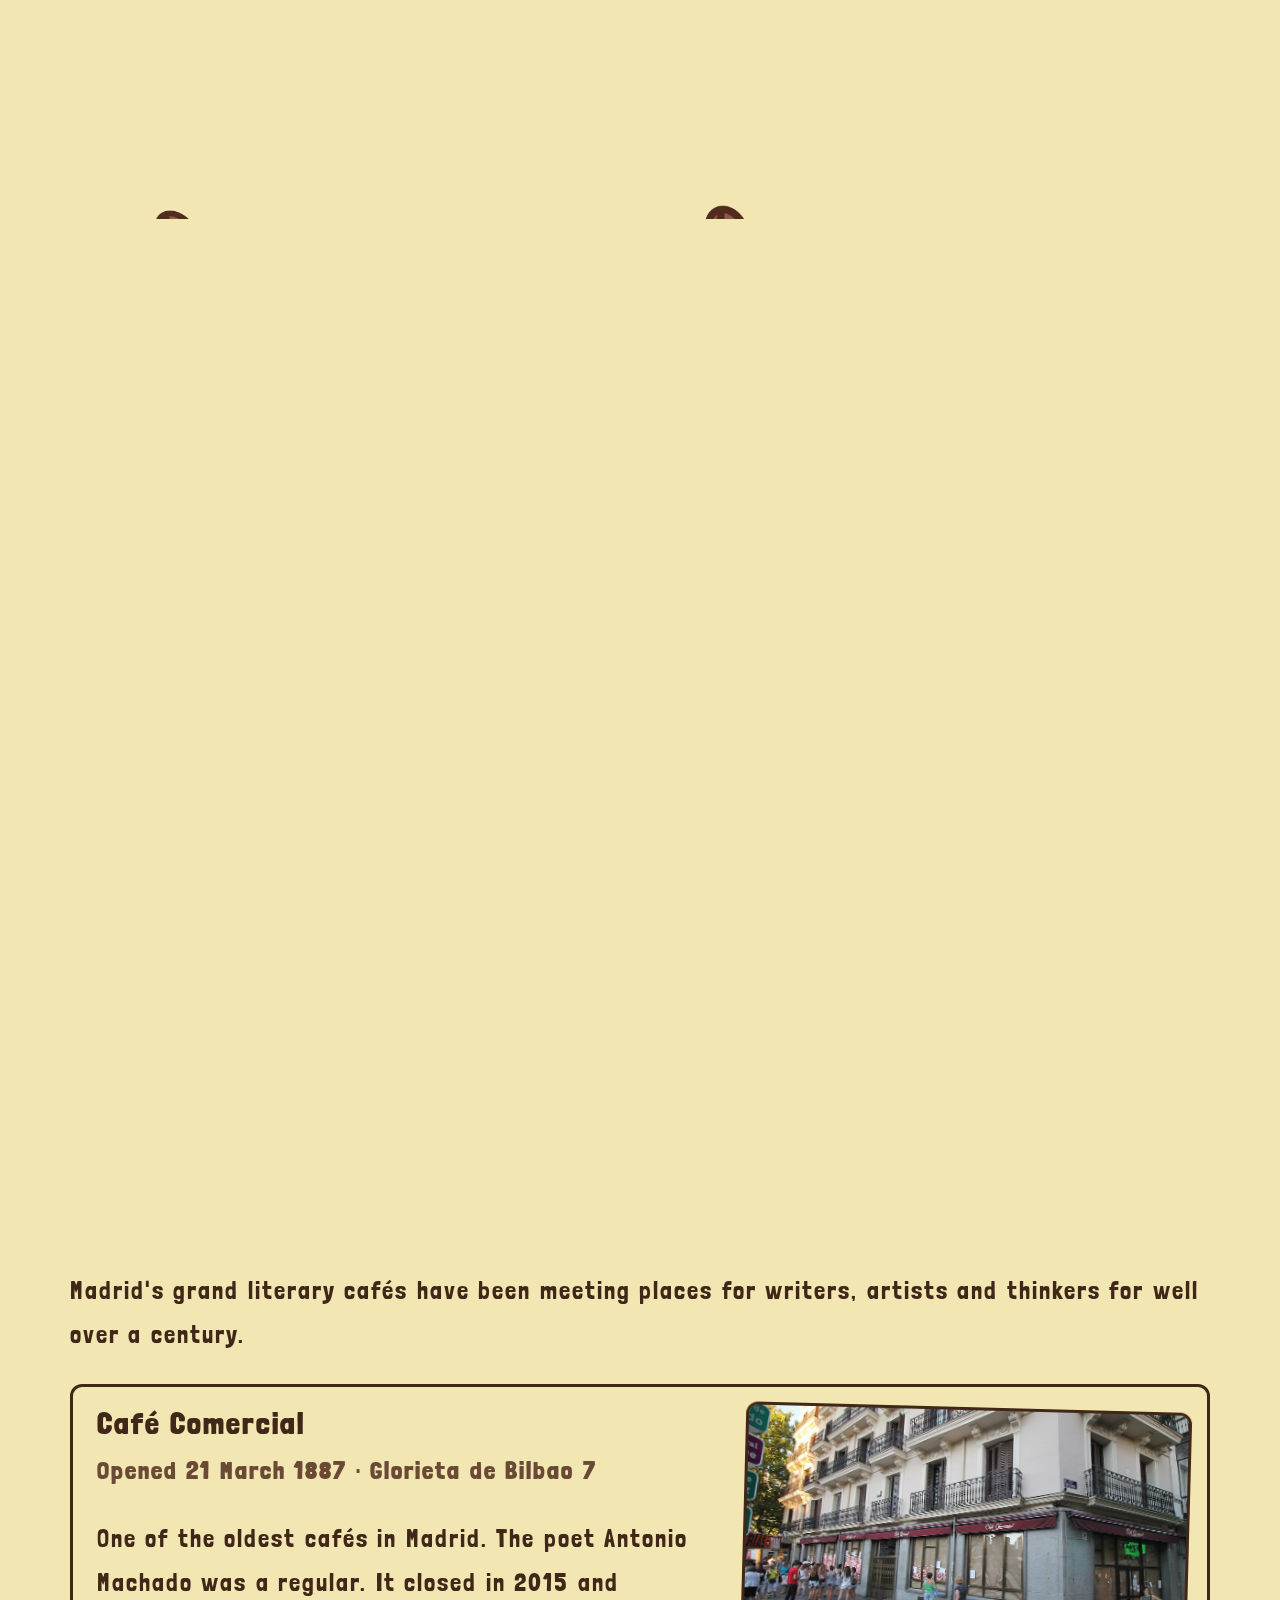
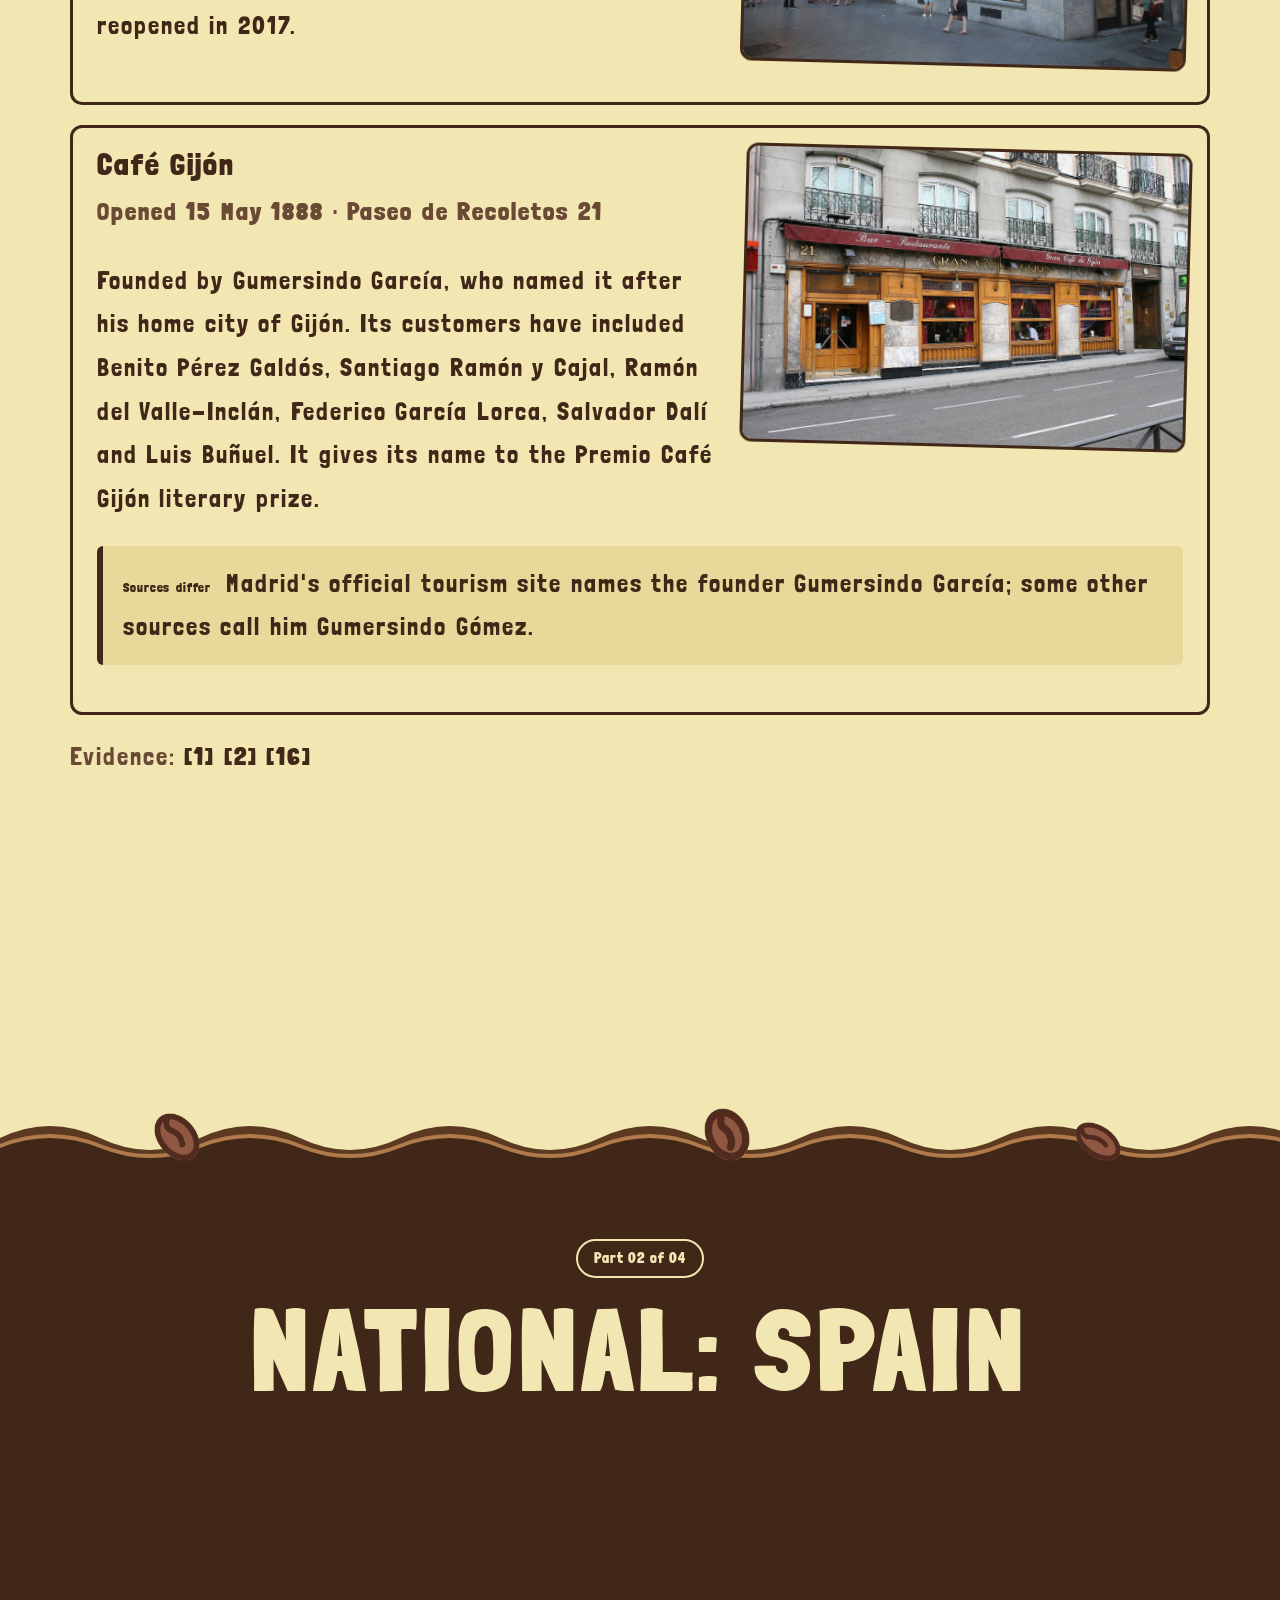
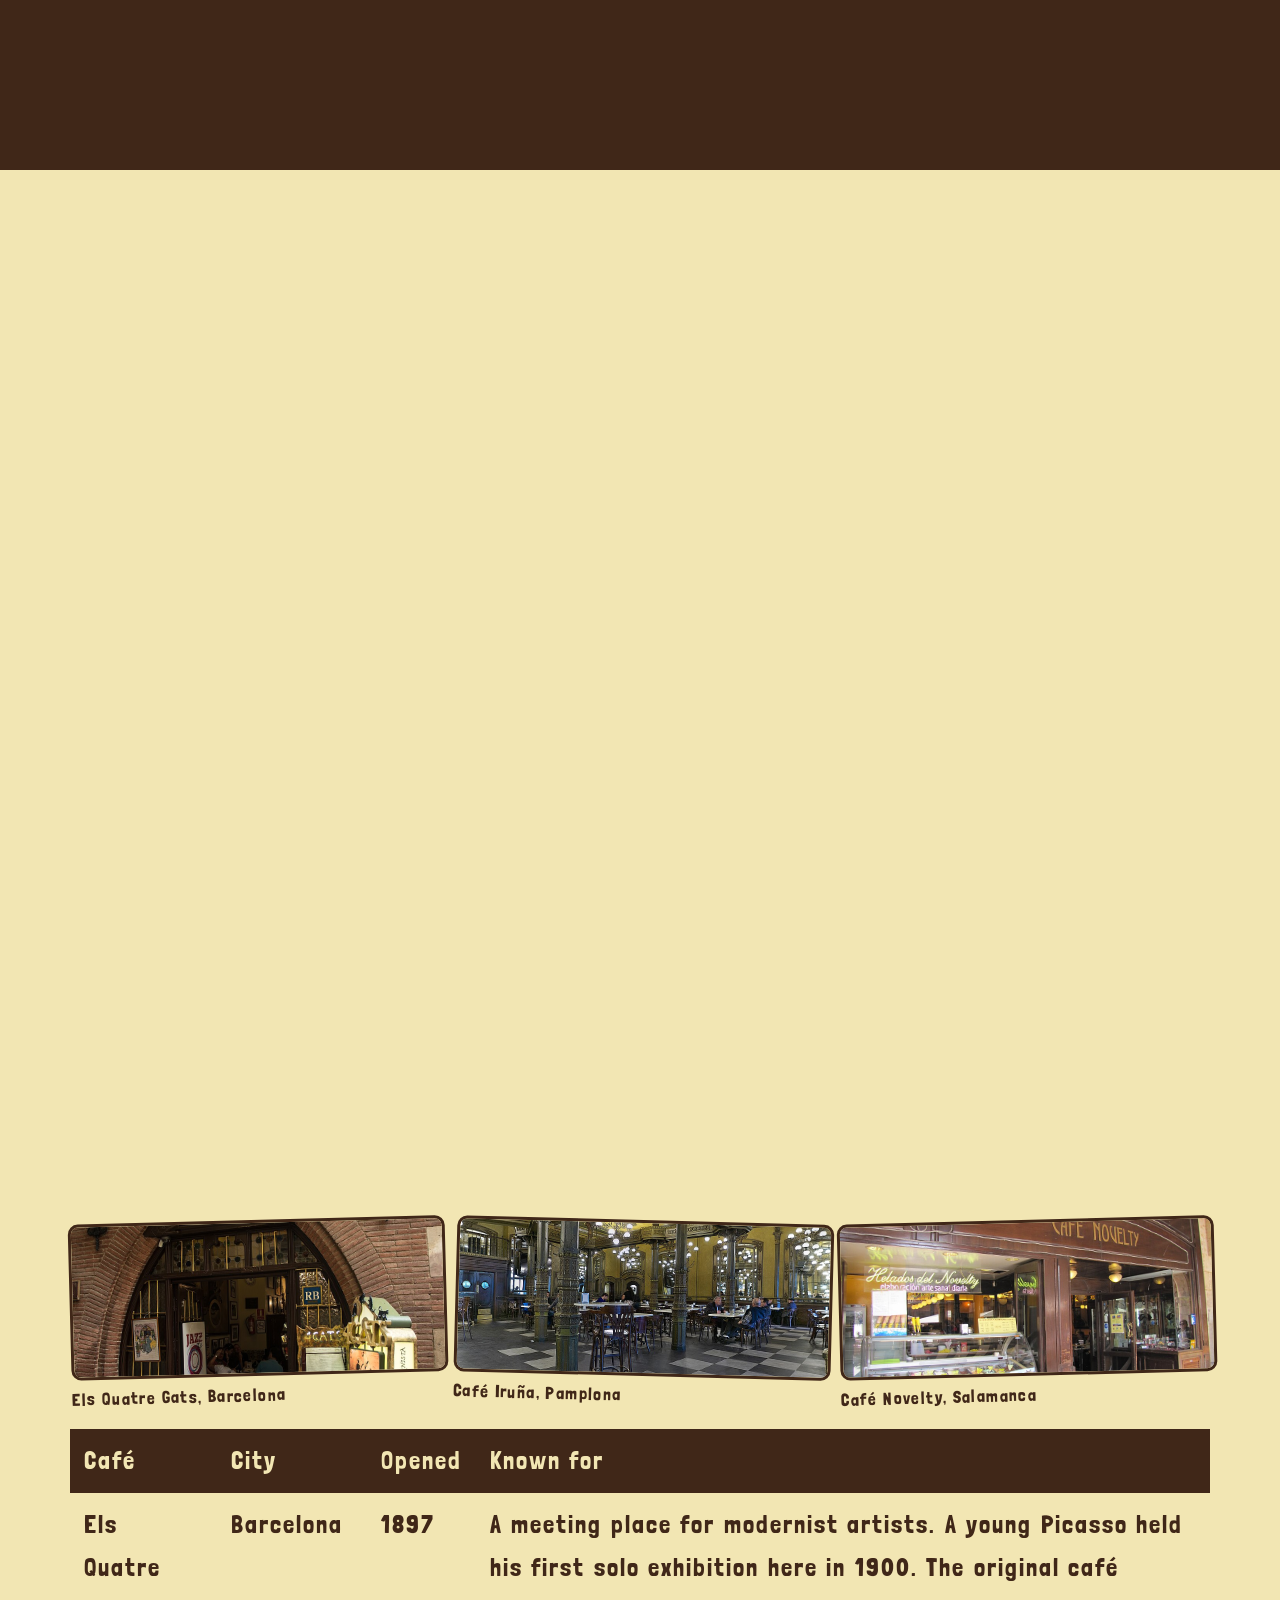
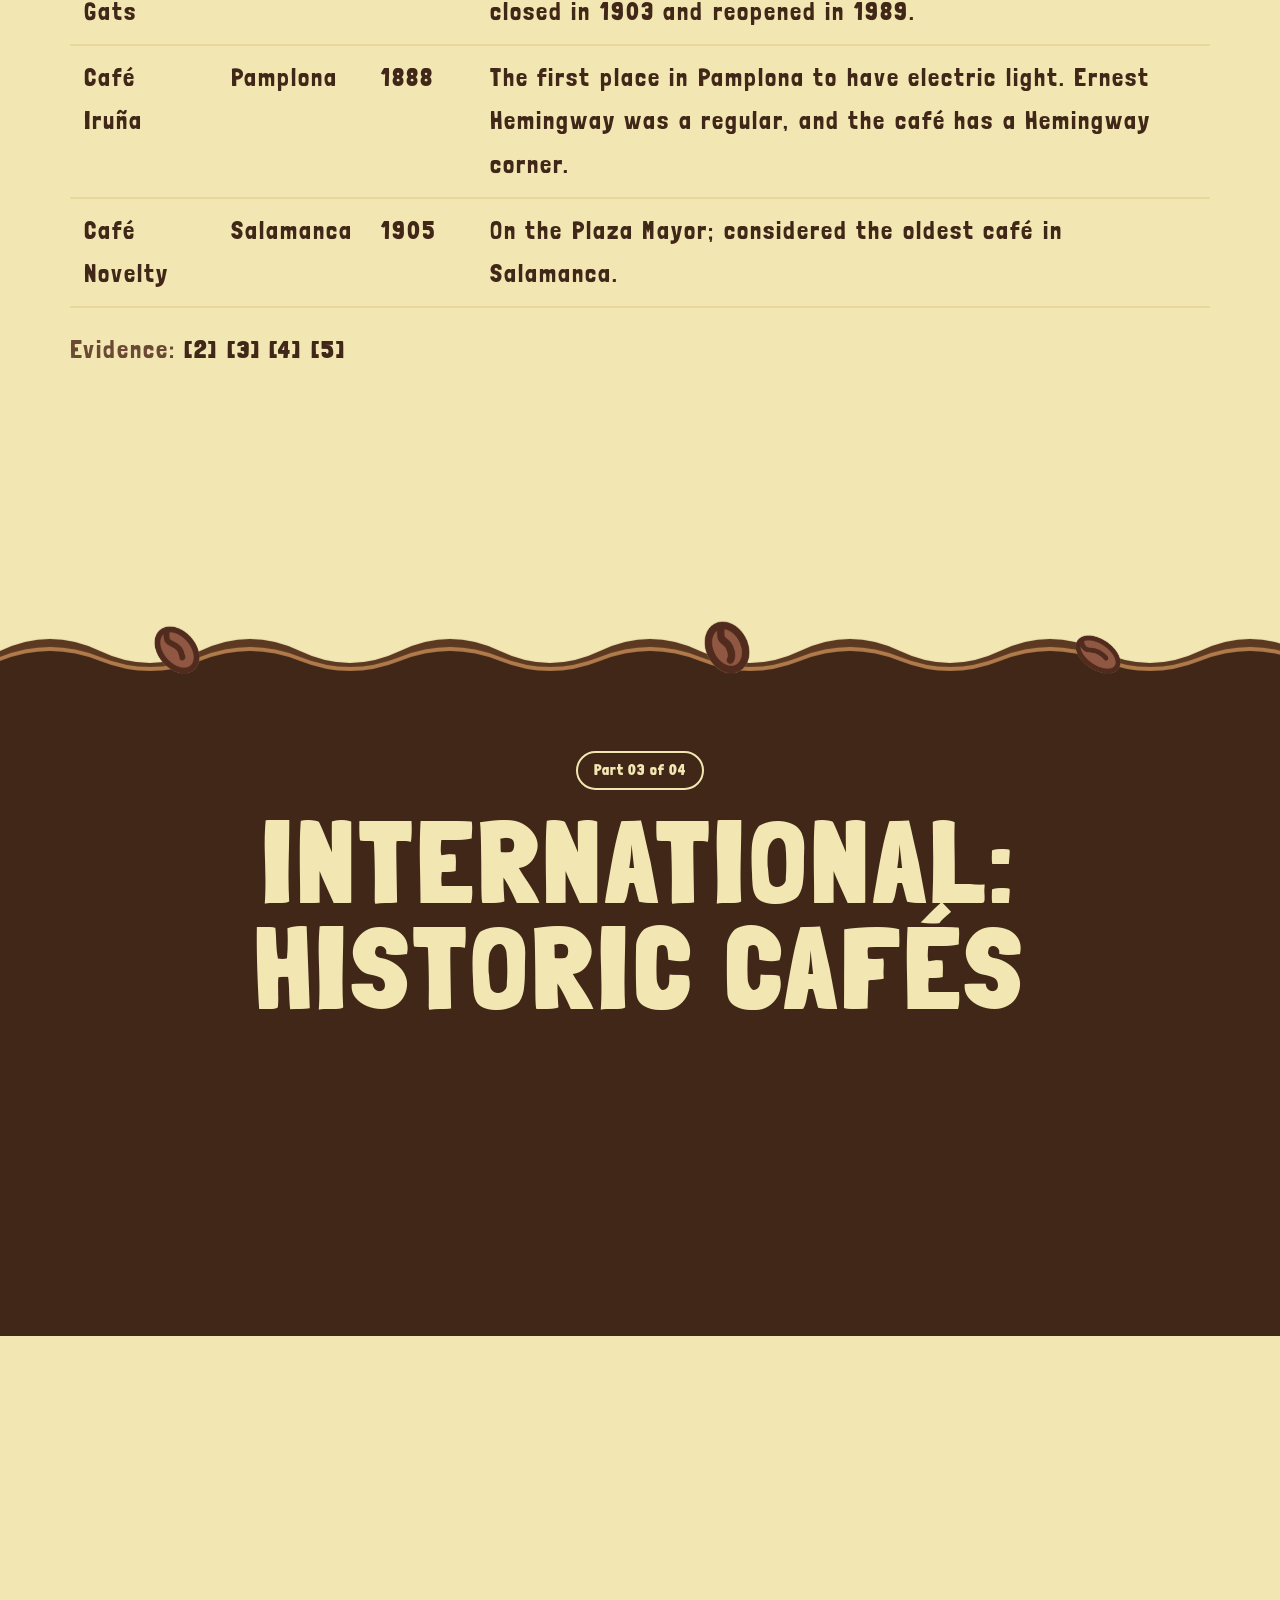
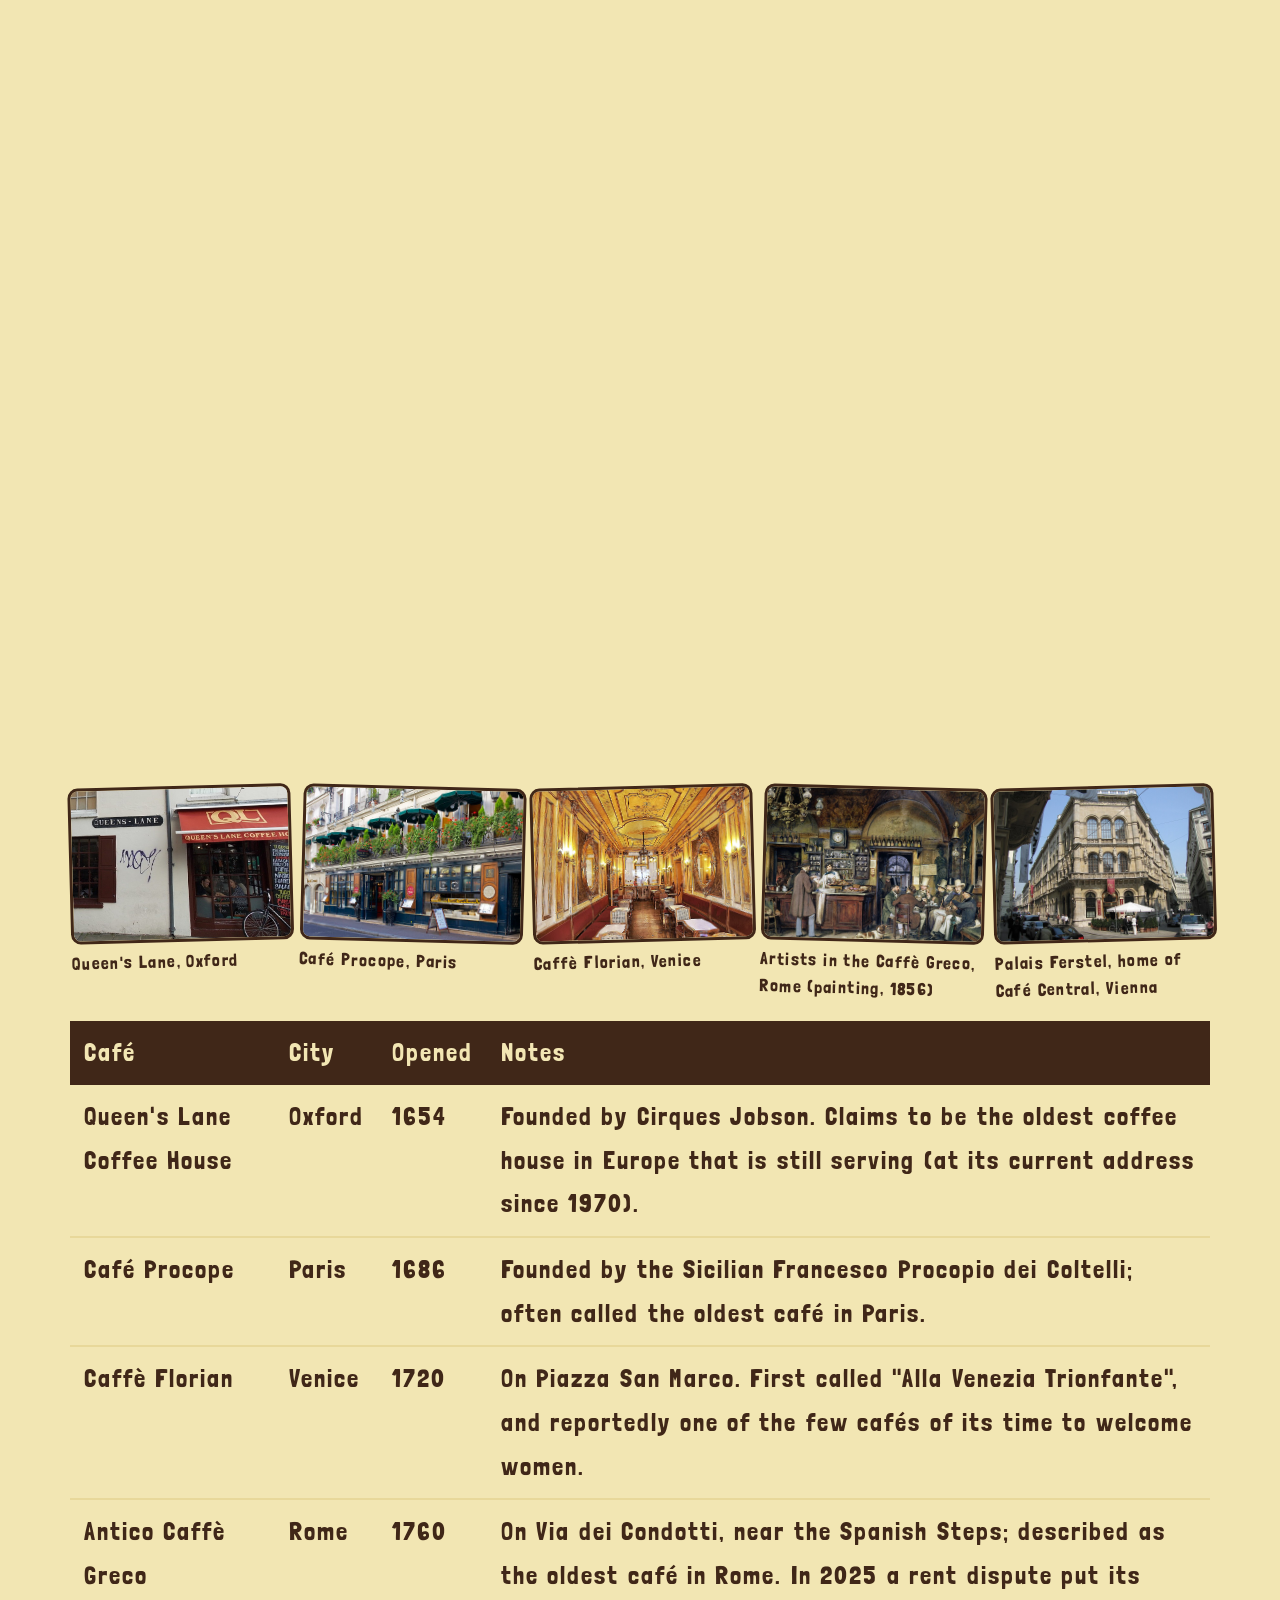
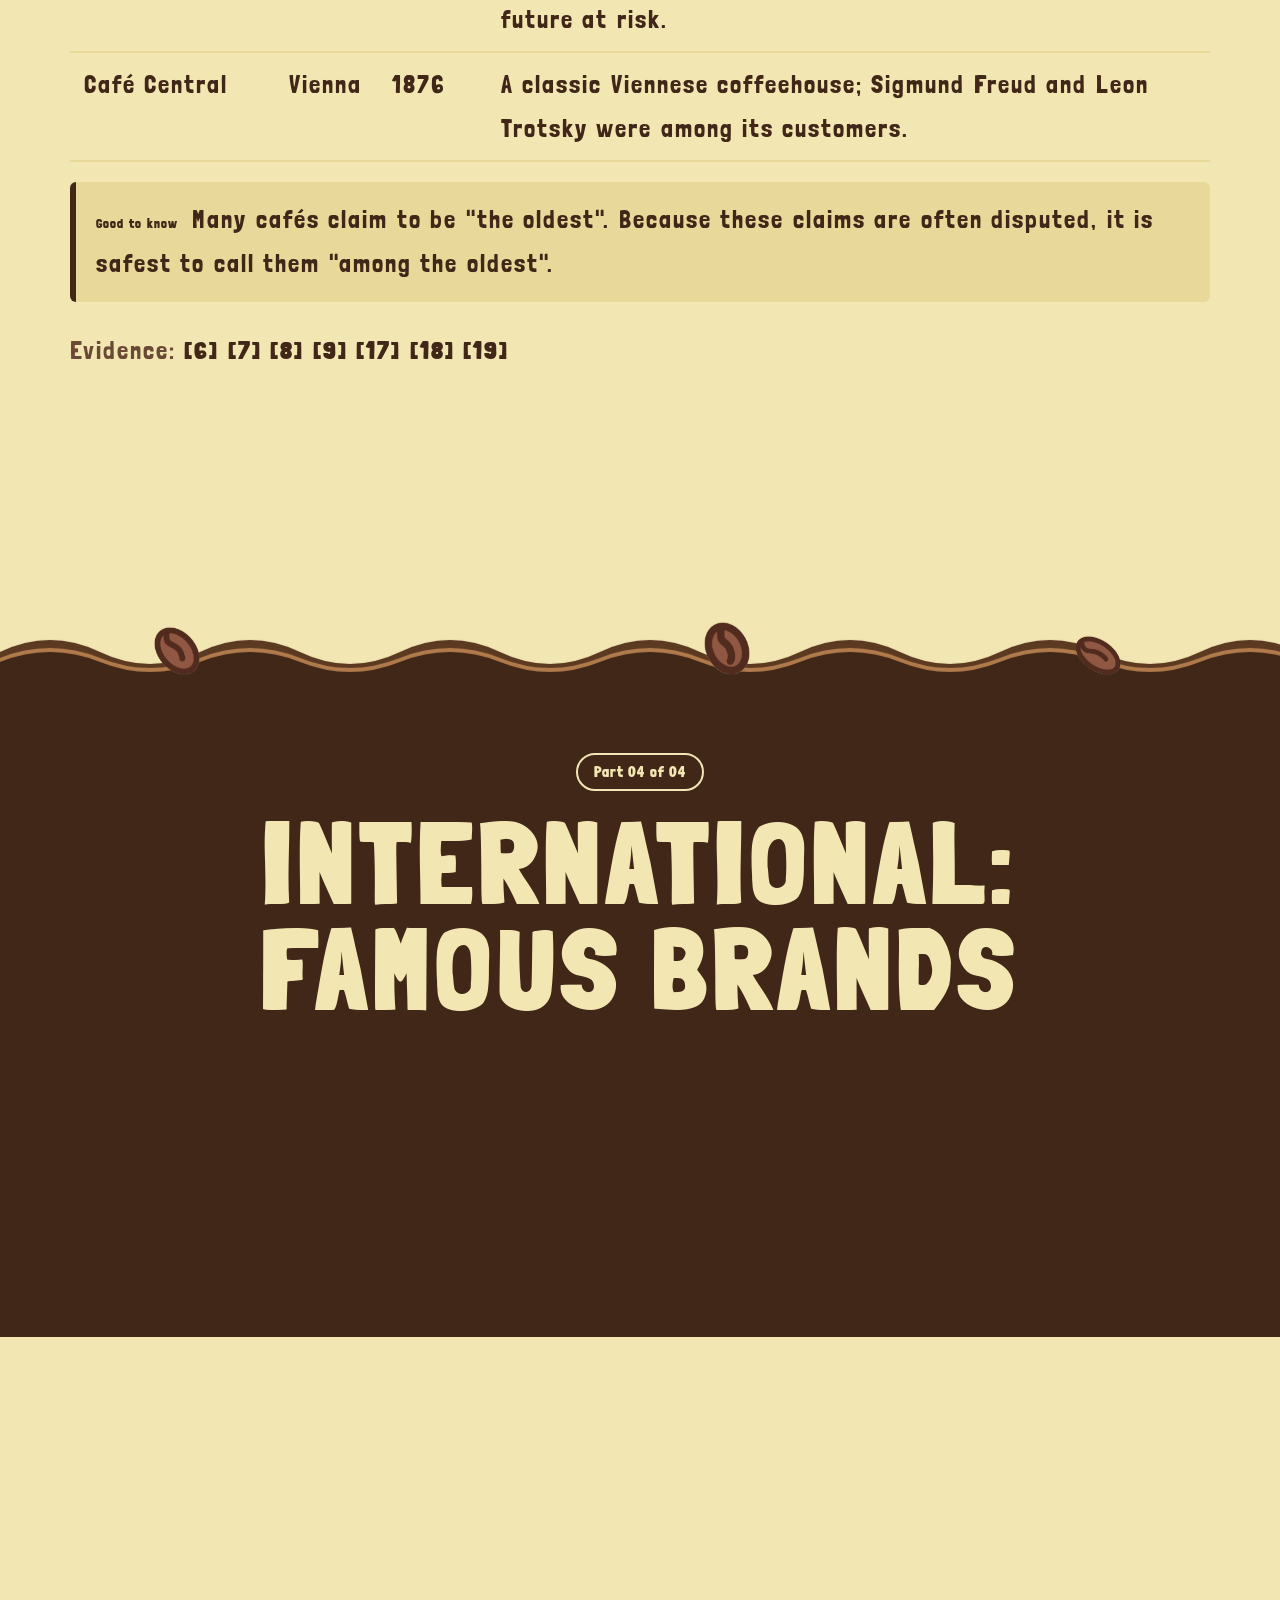
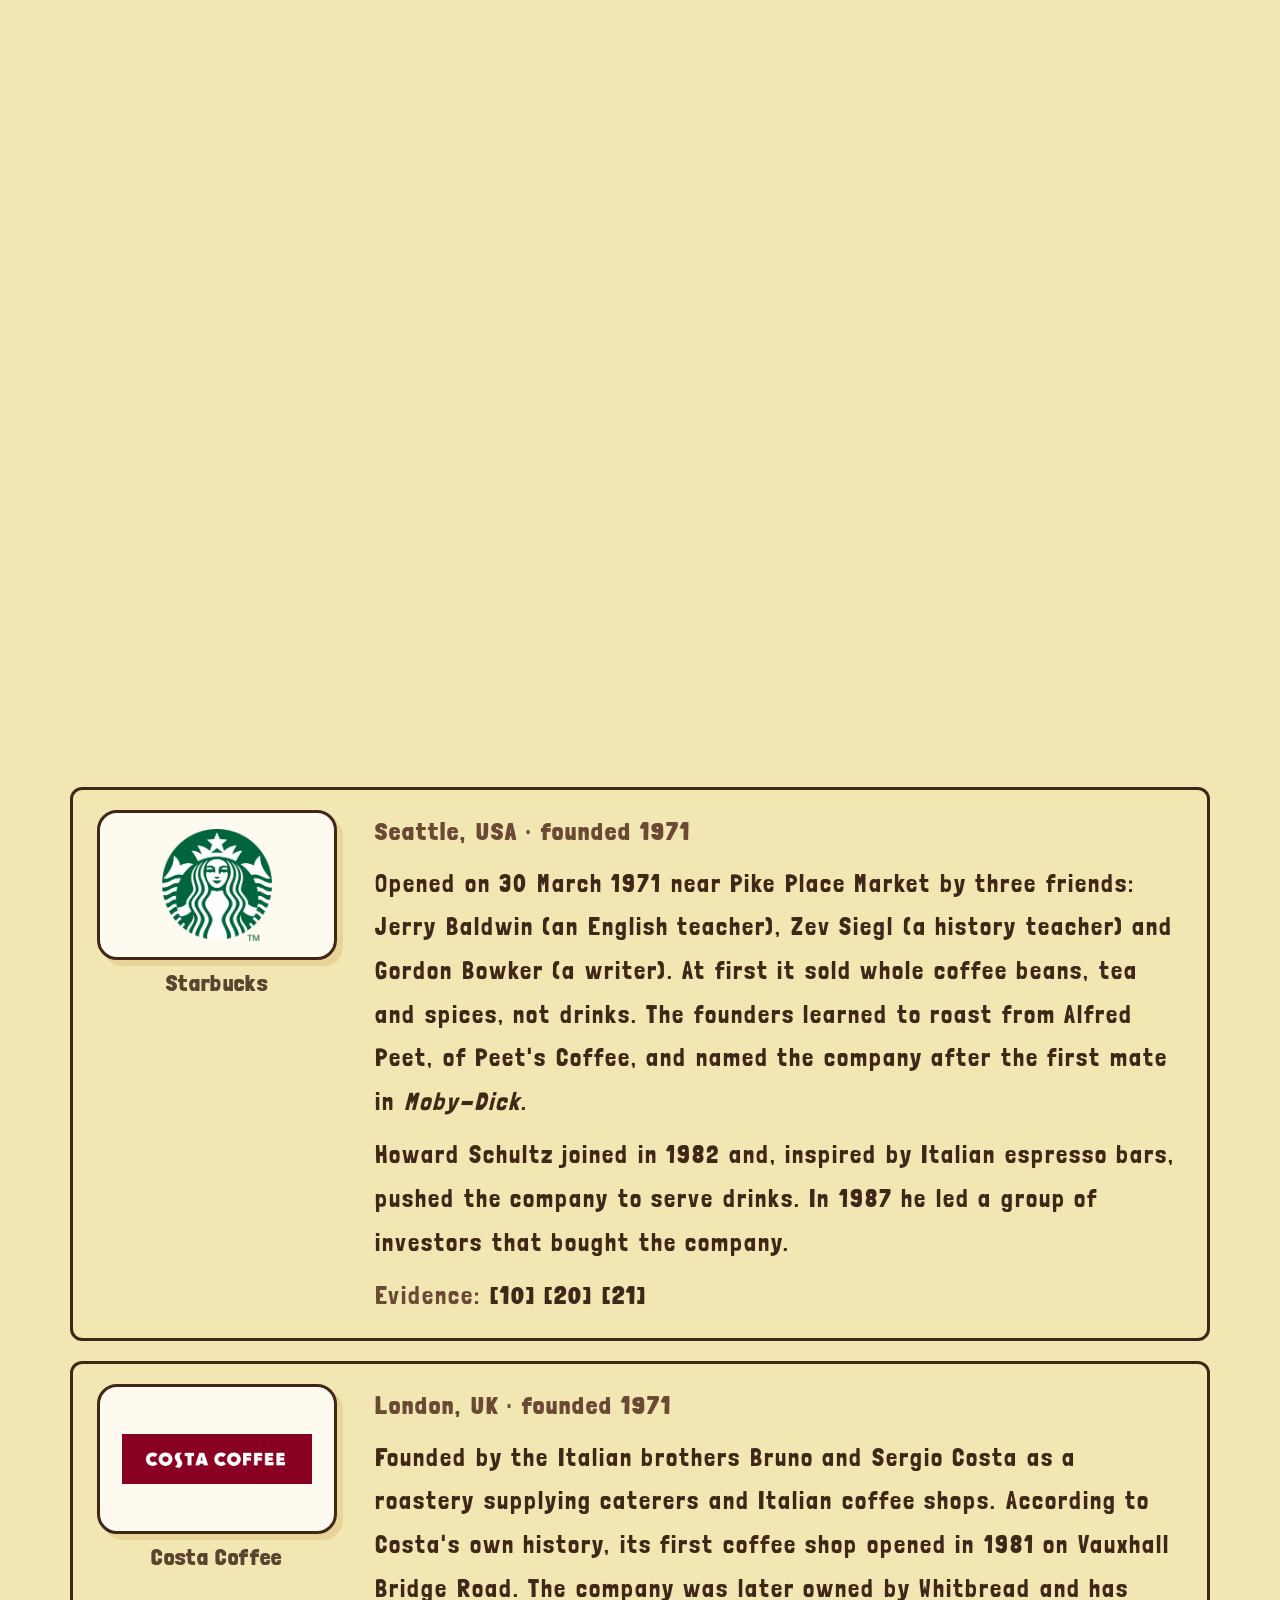
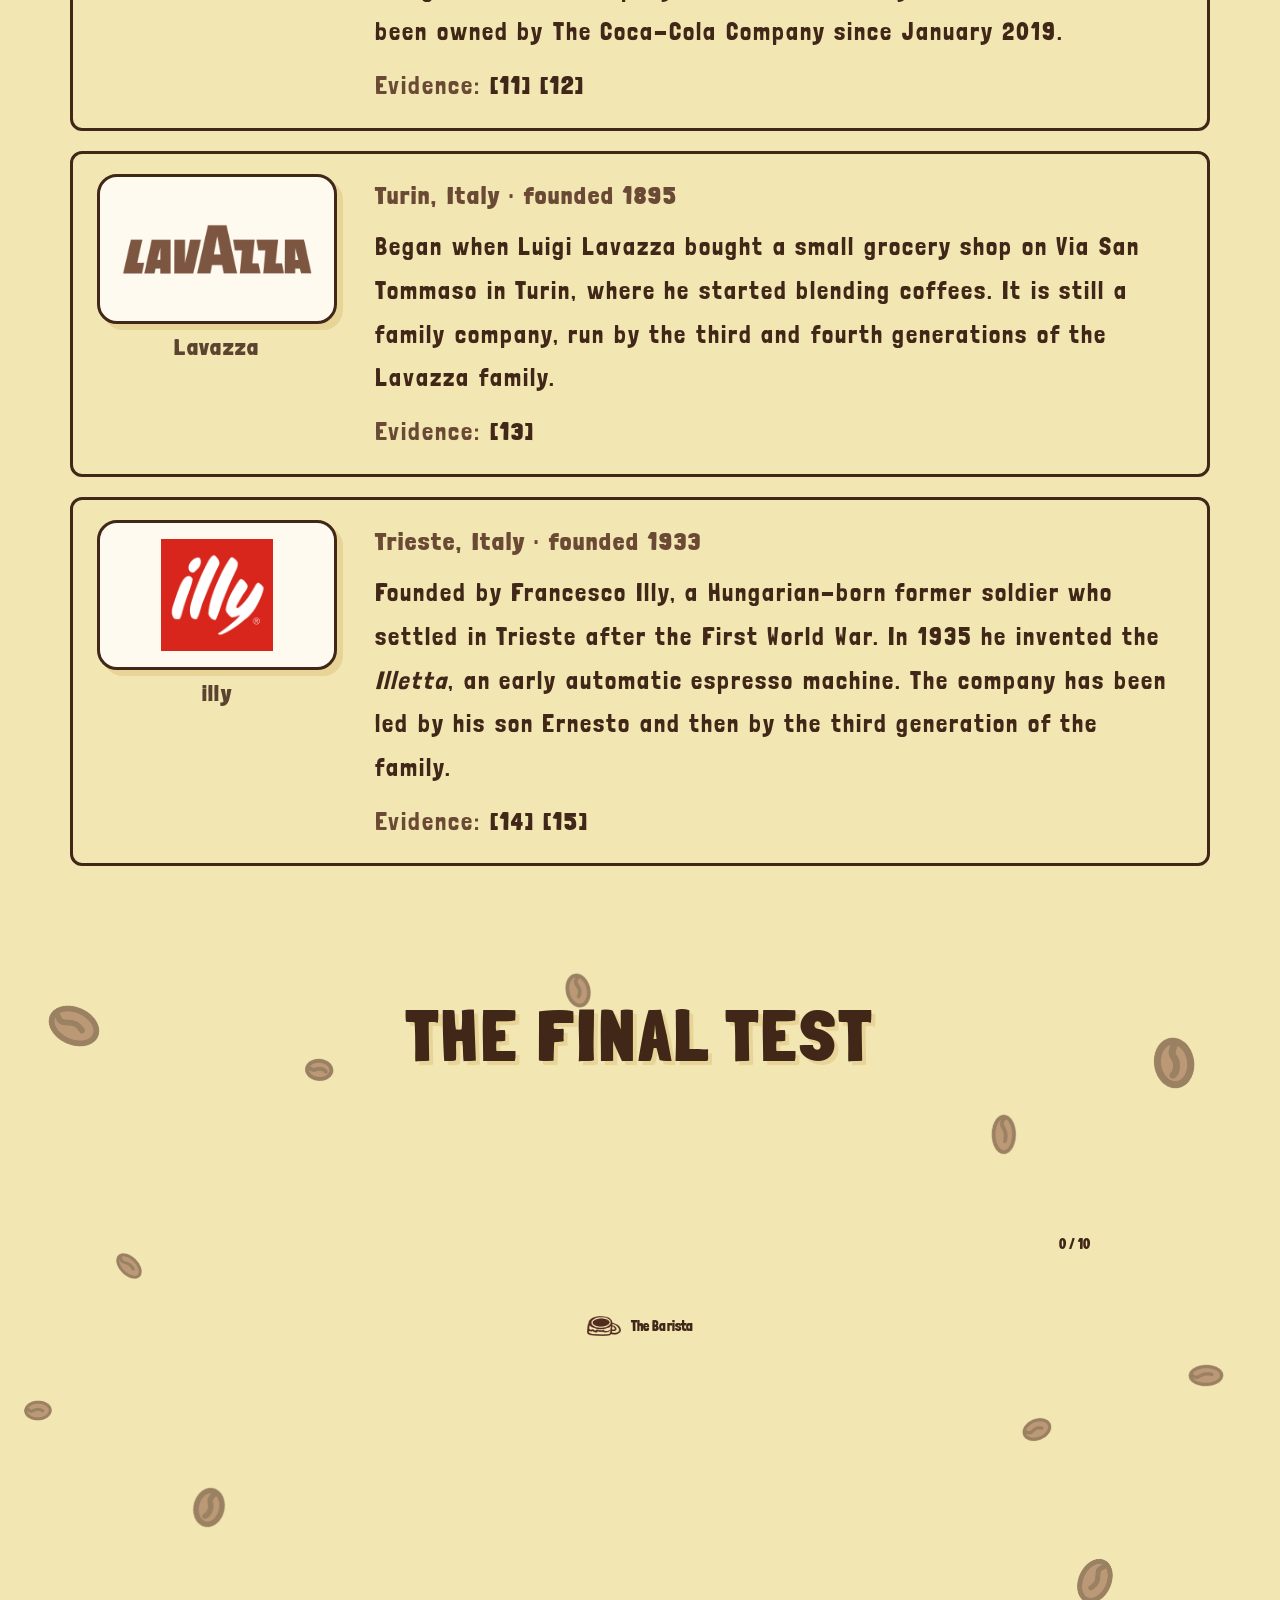
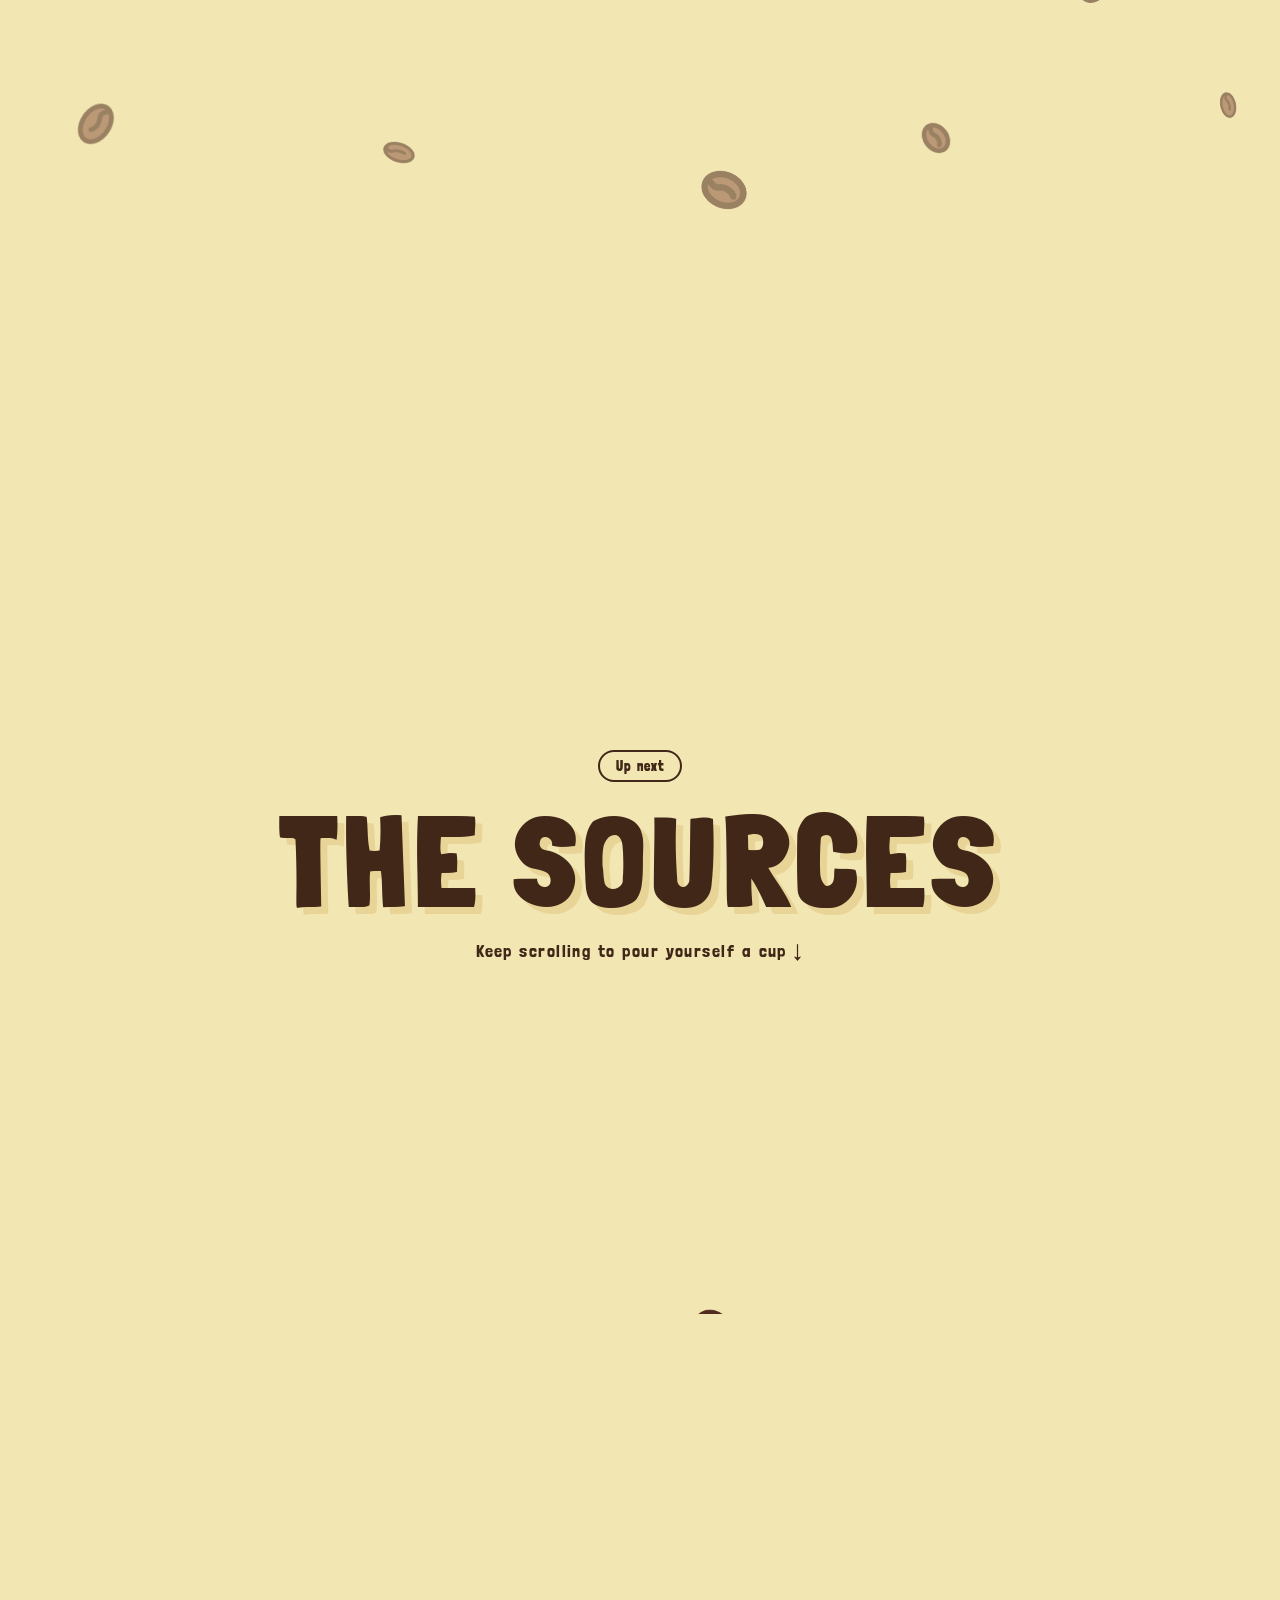
<file: the roasters.html>
<!DOCTYPE html>
<html lang="en">
<head>
    <meta charset="UTF-8">
    <meta name="viewport" content="width=device-width, initial-scale=1.0">
    <title>The Roasters</title>
<link rel="icon" type="image/png" sizes="32x32" href="images/icons/favicon-32.png">
<link rel="icon" type="image/png" sizes="192x192" href="images/icons/favicon-192.png">
<link rel="apple-touch-icon" href="images/icons/apple-touch-icon.png">
<link rel="preconnect" href="https://fonts.googleapis.com">
<link rel="preconnect" href="https://fonts.gstatic.com" crossorigin>
<link rel="stylesheet" href="https://fonts.googleapis.com/css2?family=Archivo:wdth,wght@62..125,100..900&family=Londrina+Solid:wght@300;400;900&family=DM+Mono:wght@400;500&family=Pacifico&display=swap">
<link rel="stylesheet" href="transition.css">
<link rel="stylesheet" href="fun.css">
<link rel="stylesheet" href="content.css">
<link rel="stylesheet" href="mobile.css">
<script src="transition.js" defer></script>
<script src="fun.js" defer></script>
<script>
  if (sessionStorage.getItem("coffeeTransition") === "yes") {
    document.documentElement.classList.add("coffee-entering");
  }
</script>
<script src="scrollstory.js" defer></script>

<style>
  html.coffee-entering {
    background: #402718;
  }

  html.coffee-entering body {
    visibility: hidden;
  }
</style>
</head>
<nav>

  <a href="individual.html">
    The Coffee Project
  </a>

  <a href="coffee history.html">
    The History
  </a>

  <a href="global statistics.html">
    The Global Statistics
  </a>

  <a href="the roasters.html">
    The Roasters
  </a>

  <a href="sources.html">
    Sources
  </a>
</nav>
<style>
  .drawing-o {
  display: inline-block;
  width: 0.62em;
  height: 1em;
  background-image: url("title-o.png");
  background-repeat: no-repeat;
  background-size: auto 166%;
  background-position: center 44%;
  vertical-align: -0.08em;
}

  @font-face {
  font-family: "Ombre Nouveau";
  src: url("./ombre_nouveau/OmbreNouveauDEMO-Regular.ttf") format("truetype");
  font-weight: normal;
  font-style: normal;
}
  body {
    background-color: rgb(242, 230, 179);
    font-family: "Archivo", sans-serif;
  }
nav {
  display: flex;
  width: 100%;
  gap: 12px;
  padding: 15px;
  box-sizing: border-box;
}

nav a {
  flex: 1;
  display: flex;
  align-items: center;
  justify-content: center;
  padding: 15px 10px;
  background-color: #402718;
  color: #f2e6b3;
  text-decoration: none;
  font-family: "Archivo", sans-serif;
  font-size: 22px;
  font-weight: 800;
  font-stretch: 90%;
  letter-spacing: -0.01em;
  border-radius: 8px;
  transition: transform 0.2s ease,
              background-color 0.2s ease;
}

nav a:hover {
  background-color: #70452e;
}

nav a:active {
  transform: scale(1.08);
}
</style>
<body>
<main class="page">
  <h1 class="page-title">The <span class="word">R<span class="drawing-o" aria-hidden="true"></span>asters</span></h1>
  <p class="page-intro">Historic cafés and famous coffee brands, from the café around the corner in Madrid to the brands found all over the world.</p>

  <ul class="toc">
    <li><a href="#madrid">Madrid</a></li>
    <li><a href="#spain">Spain</a></li>
    <li><a href="#historic">Historic cafés</a></li>
    <li><a href="#brands">Famous brands</a></li>
    <li><a href="#quiz-section">Final test</a></li>
    <li><a href="sources.html#roasters">Sources</a></li>
  </ul>

  <!-- ============ 1. MADRID ============ -->
  <section class="section" id="madrid">
    <h2>Local: Madrid</h2>
    <p>Madrid's grand literary cafés have been meeting places for writers, artists and thinkers for well over a century.</p>

    <div class="profile">
      <figure class="photo photo-right" style="margin-top:0">
        <img src="images/photos/cafe-comercial.jpg" alt="The front of Café Comercial on the Glorieta de Bilbao, Madrid">
      </figure>
      <h3>Café Comercial</h3>
      <p class="meta">Opened 21 March 1887 · Glorieta de Bilbao 7</p>
      <p>One of the oldest cafés in Madrid. The poet Antonio Machado was a regular. It closed in 2015 and reopened in 2017.</p>
    </div>

    <div class="profile">
      <figure class="photo photo-right" style="margin-top:0">
        <img src="images/photos/cafe-gijon.jpg" alt="The front of Café Gijón on Paseo de Recoletos, Madrid">
      </figure>
      <h3>Café Gijón</h3>
      <p class="meta">Opened 15 May 1888 · Paseo de Recoletos 21</p>
      <p>Founded by Gumersindo García, who named it after his home city of Gijón. Its customers have included Benito Pérez Galdós, Santiago Ramón y Cajal, Ramón del Valle-Inclán, Federico García Lorca, Salvador Dalí and Luis Buñuel. It gives its name to the Premio Café Gijón literary prize.</p>
      <p class="note"><strong>Sources differ</strong> Madrid's official tourism site names the founder Gumersindo García; some other sources call him Gumersindo Gómez.</p>
    </div>
    <p class="cite">Evidence: <a href="sources.html#roasters-s1">[1]</a> <a href="sources.html#roasters-s2">[2]</a> <a href="sources.html#roasters-s16">[16]</a></p>
  </section>

  <!-- ============ 2. SPAIN ============ -->
  <section class="section" id="spain">
    <h2>National: Spain</h2>
    <div class="gallery">
      <figure><img src="images/photos/els-quatre-gats.jpg" alt="Entrance of Els Quatre Gats, Barcelona"><figcaption>Els Quatre Gats, Barcelona</figcaption></figure>
      <figure><img src="images/photos/cafe-iruna.jpg" alt="The grand interior of Café Iruña, Pamplona"><figcaption>Café Iruña, Pamplona</figcaption></figure>
      <figure><img src="images/photos/cafe-novelty.jpg" alt="Café Novelty on the Plaza Mayor, Salamanca"><figcaption>Café Novelty, Salamanca</figcaption></figure>
    </div>
    <div class="table-wrap">
      <table>
        <thead><tr><th>Café</th><th>City</th><th>Opened</th><th>Known for</th></tr></thead>
        <tbody>
          <tr><td>Els Quatre Gats</td><td>Barcelona</td><td>1897</td><td>A meeting place for modernist artists. A young Picasso held his first solo exhibition here in 1900. The original café closed in 1903 and reopened in 1989.</td></tr>
          <tr><td>Café Iruña</td><td>Pamplona</td><td>1888</td><td>The first place in Pamplona to have electric light. Ernest Hemingway was a regular, and the café has a Hemingway corner.</td></tr>
          <tr><td>Café Novelty</td><td>Salamanca</td><td>1905</td><td>On the Plaza Mayor; considered the oldest café in Salamanca.</td></tr>
        </tbody>
      </table>
    </div>
    <p class="cite">Evidence: <a href="sources.html#roasters-s2">[2]</a> <a href="sources.html#roasters-s3">[3]</a> <a href="sources.html#roasters-s4">[4]</a> <a href="sources.html#roasters-s5">[5]</a></p>
  </section>

  <!-- ============ 3. HISTORIC CAFÉS ============ -->
  <section class="section" id="historic">
    <h2>International: historic cafés</h2>
    <div class="gallery">
      <figure><img src="images/photos/queens-lane.jpg" alt="Queen's Lane Coffee House, Oxford"><figcaption>Queen's Lane, Oxford</figcaption></figure>
      <figure><img src="images/photos/cafe-procope.jpg" alt="The front of Café Procope, Paris"><figcaption>Café Procope, Paris</figcaption></figure>
      <figure><img src="images/photos/caffe-florian.jpg" alt="The decorated interior of Caffè Florian, Venice"><figcaption>Caffè Florian, Venice</figcaption></figure>
      <figure><img src="images/photos/cafe-greco-painting.jpg" alt="1856 painting of artists gathered in the Caffè Greco, Rome"><figcaption>Artists in the Caffè Greco, Rome (painting, 1856)</figcaption></figure>
      <figure><img src="images/photos/cafe-central.jpg" alt="Palais Ferstel in Vienna, home of Café Central"><figcaption>Palais Ferstel, home of Café Central, Vienna</figcaption></figure>
    </div>
    <div class="table-wrap">
      <table>
        <thead><tr><th>Café</th><th>City</th><th>Opened</th><th>Notes</th></tr></thead>
        <tbody>
          <tr><td>Queen's Lane Coffee House</td><td>Oxford</td><td>1654</td><td>Founded by Cirques Jobson. Claims to be the oldest coffee house in Europe that is still serving (at its current address since 1970).</td></tr>
          <tr><td>Café Procope</td><td>Paris</td><td>1686</td><td>Founded by the Sicilian Francesco Procopio dei Coltelli; often called the oldest café in Paris.</td></tr>
          <tr><td>Caffè Florian</td><td>Venice</td><td>1720</td><td>On Piazza San Marco. First called "Alla Venezia Trionfante", and reportedly one of the few cafés of its time to welcome women.</td></tr>
          <tr><td>Antico Caffè Greco</td><td>Rome</td><td>1760</td><td>On Via dei Condotti, near the Spanish Steps; described as the oldest café in Rome. In 2025 a rent dispute put its future at risk.</td></tr>
          <tr><td>Café Central</td><td>Vienna</td><td>1876</td><td>A classic Viennese coffeehouse; Sigmund Freud and Leon Trotsky were among its customers.</td></tr>
        </tbody>
      </table>
    </div>
    <p class="note"><strong>Good to know</strong> Many cafés claim to be "the oldest". Because these claims are often disputed, it is safest to call them "among the oldest".</p>
    <p class="cite">Evidence: <a href="sources.html#roasters-s6">[6]</a> <a href="sources.html#roasters-s7">[7]</a> <a href="sources.html#roasters-s8">[8]</a> <a href="sources.html#roasters-s9">[9]</a> <a href="sources.html#roasters-s17">[17]</a> <a href="sources.html#roasters-s18">[18]</a> <a href="sources.html#roasters-s19">[19]</a></p>
  </section>

  <!-- ============ 4. BRANDS ============ -->
  <section class="section" id="brands">
    <h2>International: famous brands</h2>

    <div class="profile">
      <h3 class="brand-head"><img class="brand-logo" src="images/photos/logo-starbucks.png" alt=""><span class="brand-name">Starbucks</span></h3>
      <p class="meta">Seattle, USA · founded 1971</p>
      <p>Opened on 30 March 1971 near Pike Place Market by three friends: Jerry Baldwin (an English teacher), Zev Siegl (a history teacher) and Gordon Bowker (a writer). At first it sold whole coffee beans, tea and spices, not drinks. The founders learned to roast from Alfred Peet, of Peet's Coffee, and named the company after the first mate in <em>Moby-Dick</em>.</p>
      <p>Howard Schultz joined in 1982 and, inspired by Italian espresso bars, pushed the company to serve drinks. In 1987 he led a group of investors that bought the company.</p>
      <p class="cite">Evidence: <a href="sources.html#roasters-s10">[10]</a> <a href="sources.html#roasters-s20">[20]</a> <a href="sources.html#roasters-s21">[21]</a></p>
    </div>

    <div class="profile">
      <h3 class="brand-head"><img class="brand-logo" src="images/photos/logo-costa.png" alt=""><span class="brand-name">Costa Coffee</span></h3>
      <p class="meta">London, UK · founded 1971</p>
      <p>Founded by the Italian brothers Bruno and Sergio Costa as a roastery supplying caterers and Italian coffee shops. According to Costa's own history, its first coffee shop opened in 1981 on Vauxhall Bridge Road. The company was later owned by Whitbread and has been owned by The Coca-Cola Company since January 2019.</p>
      <p class="cite">Evidence: <a href="sources.html#roasters-s11">[11]</a> <a href="sources.html#roasters-s12">[12]</a></p>
    </div>

    <div class="profile">
      <h3 class="brand-head"><img class="brand-logo" src="images/photos/logo-lavazza.png" alt=""><span class="brand-name">Lavazza</span></h3>
      <p class="meta">Turin, Italy · founded 1895</p>
      <p>Began when Luigi Lavazza bought a small grocery shop on Via San Tommaso in Turin, where he started blending coffees. It is still a family company, run by the third and fourth generations of the Lavazza family.</p>
      <p class="cite">Evidence: <a href="sources.html#roasters-s13">[13]</a></p>
    </div>

    <div class="profile">
      <h3 class="brand-head"><img class="brand-logo" src="images/photos/logo-illy.png" alt=""><span class="brand-name">illy</span></h3>
      <p class="meta">Trieste, Italy · founded 1933</p>
      <p>Founded by Francesco Illy, a Hungarian-born former soldier who settled in Trieste after the First World War. In 1935 he invented the <em>Illetta</em>, an early automatic espresso machine. The company has been led by his son Ernesto and then by the third generation of the family.</p>
      <p class="cite">Evidence: <a href="sources.html#roasters-s14">[14]</a> <a href="sources.html#roasters-s15">[15]</a></p>
    </div>
  </section>

  <!-- ============ QUIZ ============ -->
  <section class="section chat-scene" id="quiz-section">
    <div class="quiz-beans" aria-hidden="true">
      <img src="images/bean-1.png" alt="" style="left:4%;top:8%;--s:46px;--r:-25deg;--d:0s">
      <img src="images/bean-2.png" alt="" style="left:15%;top:62%;--s:34px;--r:40deg;--d:-1.2s">
      <img src="images/bean-3.png" alt="" style="left:9%;top:36%;--s:28px;--r:10deg;--d:-2.1s">
      <img src="images/bean-2.png" alt="" style="left:24%;top:14%;--s:24px;--r:-60deg;--d:-0.6s">
      <img src="images/bean-1.png" alt="" style="left:6%;top:86%;--s:38px;--r:75deg;--d:-1.8s">
      <img src="images/bean-3.png" alt="" style="left:30%;top:90%;--s:30px;--r:-15deg;--d:-2.6s">
      <img src="images/bean-1.png" alt="" style="left:44%;top:5%;--s:30px;--r:30deg;--d:-0.9s">
      <img src="images/bean-2.png" alt="" style="left:55%;top:93%;--s:40px;--r:-40deg;--d:-1.5s">
      <img src="images/bean-3.png" alt="" style="left:77%;top:21%;--s:36px;--r:55deg;--d:-0.3s">
      <img src="images/bean-1.png" alt="" style="left:80%;top:54%;--s:26px;--r:-70deg;--d:-2.3s">
      <img src="images/bean-2.png" alt="" style="left:90%;top:12%;--s:44px;--r:20deg;--d:-1.1s">
      <img src="images/bean-3.png" alt="" style="left:93%;top:48%;--s:32px;--r:-35deg;--d:-0.4s">
      <img src="images/bean-1.png" alt="" style="left:84%;top:70%;--s:40px;--r:65deg;--d:-1.9s">
      <img src="images/bean-2.png" alt="" style="left:72%;top:88%;--s:28px;--r:-10deg;--d:-2.8s">
      <img src="images/bean-3.png" alt="" style="left:95%;top:85%;--s:24px;--r:45deg;--d:-0.7s">
      <img src="images/bean-1.png" alt="" style="left:2%;top:52%;--s:24px;--r:-50deg;--d:-1.4s">
    </div>
    <h2 class="chat-title">The final test</h2>
    <div id="quiz"></div>
  </section>

</main>
</body>
</file>
<file: transition.css>
/* ============================================================
   Coffee page transition
   Leaving a page:  a stream pours in from the top, then coffee
                    rises from the bottom until the page is full.
   Entering a page: the page starts full of coffee, which drains
                    down to reveal the new content.
   ============================================================ */

:root {
  --coffee-dark: #402718;   /* main coffee colour (matches html.coffee-entering) */
  --coffee-mid: #5c3a22;    /* back wave, slightly lighter */
  --coffee-crema: #b07a4a;  /* thin crema line on the surface */
  --coffee-cream: #f3e3cc;  /* drawing / bubble colour */
  --wave-height: 70px;

  --fill-duration: 1.15s;
  --drain-duration: 1.2s;
}

.coffee-transition {
  position: fixed;
  inset: 0;
  z-index: 9999;
  pointer-events: none;
  overflow: hidden;
  visibility: hidden;
}

.coffee-transition.is-filling,
.coffee-transition.is-full,
.coffee-transition.is-draining {
  visibility: visible;
}

.coffee-transition.is-filling,
.coffee-transition.is-full {
  pointer-events: auto;
}

/* ---------- Pour stream ---------- */
.coffee-stream {
  position: absolute;
  top: 0;
  left: 50%;
  width: 34px;
  height: 100%;
  margin-left: -17px;
  background: linear-gradient(
    90deg,
    var(--coffee-dark) 0%,
    var(--coffee-mid) 45%,
    var(--coffee-dark) 100%
  );
  border-radius: 0 0 17px 17px;
  transform: scaleY(0);
  transform-origin: top;
}

.is-filling .coffee-stream {
  animation:
    stream-pour 0.35s cubic-bezier(0.5, 0, 0.9, 0.5) forwards,
    stream-wobble 0.18s ease-in-out 0.35s infinite alternate;
}

@keyframes stream-pour {
  to { transform: scaleY(1); }
}

@keyframes stream-wobble {
  from { transform: scaleY(1) scaleX(0.9); }
  to   { transform: scaleY(1) scaleX(1.1); }
}

/* ---------- Rising coffee ---------- */
.coffee-fill {
  position: absolute;
  inset: 0;
  background: var(--coffee-dark);
  /* Start fully below the screen, waves included. */
  transform: translateY(calc(100% + var(--wave-height)));
}

.is-filling .coffee-fill {
  animation: coffee-rise var(--fill-duration) cubic-bezier(0.65, 0, 0.35, 1) 0.18s forwards;
}

.is-full .coffee-fill {
  transform: translateY(0);
}

.is-draining .coffee-fill {
  transform: translateY(0);
  animation: coffee-drain var(--drain-duration) cubic-bezier(0.65, 0, 0.35, 1) forwards;
}

@keyframes coffee-rise {
  to { transform: translateY(0); }
}

@keyframes coffee-drain {
  to { transform: translateY(calc(100% + var(--wave-height))); }
}

/* ---------- Wavy surface ---------- */
.coffee-wave {
  position: absolute;
  left: 0;
  width: 100%;
  height: var(--wave-height);
  bottom: calc(100% - 1px);
  background-repeat: repeat-x;
  background-size: 400px var(--wave-height);
}

.coffee-wave--back {
  background-image: url("data:image/svg+xml,%3Csvg xmlns='http://www.w3.org/2000/svg' width='400' height='70' viewBox='0 0 400 70' preserveAspectRatio='none'%3E%3Cpath fill='%235c3a22' d='M0 38Q50 14 100 38T200 38T300 38T400 38V70H0Z'/%3E%3C/svg%3E");
  animation: wave-move 3.2s linear infinite reverse;
}

.coffee-wave--front {
  background-image: url("data:image/svg+xml,%3Csvg xmlns='http://www.w3.org/2000/svg' width='400' height='70' viewBox='0 0 400 70' preserveAspectRatio='none'%3E%3Cpath fill='%23b07a4a' d='M0 44Q50 24 100 44T200 44T300 44T400 44V70H0Z'/%3E%3Cpath fill='%23402718' d='M0 48Q50 28 100 48T200 48T300 48T400 48V70H0Z'/%3E%3C/svg%3E");
  animation: wave-move 2.1s linear infinite;
}

@keyframes wave-move {
  from { background-position: 0 0; }
  to   { background-position: 400px 0; }
}

/* ---------- Drawing in the middle of the coffee ---------- */
.coffee-art {
  position: absolute;
  top: 50%;
  left: 50%;
  width: min(380px, 75vw);
  transform: translate(-50%, -50%);
  color: var(--coffee-cream);
  opacity: 0;
  transition: opacity 0.3s ease;
}

.coffee-art img {
  animation: cup-float 2.4s ease-in-out infinite alternate;
}

@keyframes cup-float {
  /* 90deg = turned a quarter to the right; ±6deg is the gentle rocking */
  from { transform: translateY(6px) rotate(84deg); }
  to   { transform: translateY(-6px) rotate(96deg); }
}

.coffee-art img,
.coffee-art svg {
  display: block;
  width: 100%;
  height: auto;
}

.is-filling .coffee-art {
  opacity: 1;
  transition-delay: 0.5s;
}

.is-full .coffee-art {
  opacity: 1;
}

.is-draining .coffee-art {
  opacity: 0;
  transition-duration: 0.25s;
}

/* Steam on the placeholder cup */
.coffee-art .steam {
  animation: steam 1.6s ease-in-out infinite;
}
.coffee-art .steam:nth-of-type(2) { animation-delay: 0.3s; }
.coffee-art .steam:nth-of-type(3) { animation-delay: 0.6s; }

@keyframes steam {
  0%   { opacity: 0;   transform: translateY(8px); }
  50%  { opacity: 0.9; }
  100% { opacity: 0;   transform: translateY(-10px); }
}

/* ---------- Bubbles ---------- */
.coffee-bubble {
  position: absolute;
  bottom: -20px;
  border-radius: 50%;
  border: 2px solid rgba(243, 227, 204, 0.35);
  animation: bubble-rise 2.4s ease-in infinite;
}

@keyframes bubble-rise {
  0%   { transform: translateY(0); opacity: 0; }
  15%  { opacity: 1; }
  100% { transform: translateY(-70vh); opacity: 0; }
}

/* ---------- Reduced motion: no animation at all ---------- */
@media (prefers-reduced-motion: reduce) {
  .coffee-transition,
  .coffee-transition * {
    animation: none !important;
    transition: none !important;
  }
}

/* ---------- Scroll to pour (see transition.js) ---------- */
.coffee-transition.is-scrolling {
  visibility: visible;
  pointer-events: none;
}

.is-scrolling .coffee-fill {
  animation: none;
  /* short easing smooths out jumpy scroll wheels */
  transition: transform 0.18s ease-out;
}

.is-scrolling .coffee-art {
  transition: none;
}

.pour-next {
  position: relative;
  z-index: 1;
  min-height: 110vh;
  box-sizing: border-box;
  padding: 18vh 20px 0;
  text-align: center;
  color: #402718;
  border-top: 4px solid #402718;
  margin-top: 40px;
}

.pour-kicker {
  text-transform: uppercase;
  letter-spacing: 0.12em;
  font-weight: 800;
  font-size: 14px;
  margin: 0 0 10px;
}

.pour-link {
  display: inline-block;
  font-size: clamp(44px, 9vw, 110px);
  font-weight: 900;
  font-stretch: 90%;
  letter-spacing: -0.03em;
  line-height: 0.95;
  text-transform: uppercase;
  color: #402718;
  text-decoration: none;
}

.pour-link:hover {
  color: #70452e;
}

.pour-hint {
  font-weight: 700;
  margin-top: 18px;
}

.pour-hint span {
  display: inline-block;
  animation: pour-bounce 1.4s ease-in-out infinite;
}

@keyframes pour-bounce {
  0%, 100% { transform: translateY(0); }
  50%      { transform: translateY(6px); }
}

/* ---------- Extra-bold titles (all pages) ----------
   Archivo's heaviest weight is 900, so a thin outline in the same
   colour makes the big titles look even chunkier. */
.hero h1,
.page-title,
.pour-link {
  -webkit-text-stroke: 0.03em currentColor;
  paint-order: stroke fill;
  letter-spacing: -0.01em !important;
}

/* ---------- New page content eases in as the coffee drains ---------- */
html.coffee-arrived body > *:not(.coffee-transition) {
  animation: page-in 0.9s cubic-bezier(0.22, 1, 0.36, 1) both;
}

@keyframes page-in {
  from { opacity: 0; transform: translateY(14px); }
  to   { opacity: 1; transform: none; }
}

@media (prefers-reduced-motion: reduce) {
  html.coffee-arrived body > * {
    animation: none !important;
  }
}

/* ---------- Nav: keep each button on one line (5 buttons) ---------- */
html nav a {
  white-space: nowrap;
  font-size: clamp(14px, 1.55vw, 22px);
}

/* ---------- "Scroll" hints: bubbly words + a big looping arrow ---------- */
.scroll-hint,
.page-hero-hint {
  display: flex;
  flex-direction: column;
  align-items: center;
  margin-bottom: 0 !important;
}

/* The words bubble onto the screen */
.bubble-text {
  font-size: clamp(26px, 3.4vw, 42px);
  font-weight: 900;
  font-stretch: 92%;
  letter-spacing: -0.01em;
  color: #402718;
  white-space: nowrap;
}

.scroll-hint .bub-ch,
.page-hero-hint .bub-ch {
  display: inline-block;
  opacity: 0;
  animation:
    bubble-in 0.7s cubic-bezier(0.34, 1.9, 0.64, 1) forwards,
    bubble-float 2.4s ease-in-out infinite;
  animation-delay: calc(0.3s + var(--i) * 40ms), calc(1.6s + var(--i) * 90ms);
}

.scroll-hint .bub-space,
.page-hero-hint .bub-space {
  animation: none;
  display: inline-block;
  width: 0.28em;
}

@keyframes bubble-in {
  0%   { opacity: 0; transform: translateY(24px) scale(0); }
  60%  { opacity: 1; transform: translateY(-6px) scale(1.25); }
  100% { opacity: 1; transform: none; }
}

@keyframes bubble-float {
  0%, 100% { transform: translateY(0); }
  50%      { transform: translateY(-5px); }
}

/* The arrow: solid, chunky, with a loop, filling the space below */
.magic-arrow {
  display: block;
  margin-top: 26px;
  overflow: visible;
  transition: opacity 0.15s linear;
}

.magic-arrow .ma-line {
  fill: none;
  stroke: #402718;
  stroke-width: 16;
  stroke-linecap: round;
  stroke-linejoin: round;
  /* the gap is longer than the path and the line stays invisible until
     it starts drawing, so the round pen tip never shows as a stray dot */
  stroke-dasharray: 100 120;
  stroke-dashoffset: 102;
  opacity: 0;
  animation: arrow-draw 1.9s cubic-bezier(0.65, 0, 0.35, 1) var(--start, 1s) forwards;
}

@keyframes arrow-draw {
  0%   { stroke-dashoffset: 102; opacity: 0; }
  4%   { opacity: 1; }
  100% { stroke-dashoffset: 0; opacity: 1; }
}

.magic-arrow .ma-head {
  fill: #402718;
  stroke: #402718;
  stroke-width: 6;
  stroke-linejoin: round;
  transform-box: fill-box;
  transform-origin: 50% 15%;
  transform: scale(0);
  animation:
    head-pop 0.6s cubic-bezier(0.34, 1.8, 0.64, 1) calc(var(--start, 1s) + 1.8s) forwards,
    head-pulse 1.6s ease-in-out calc(var(--start, 1s) + 2.6s) infinite;
}

@keyframes head-pop {
  0%   { transform: scale(0) rotate(-20deg); }
  70%  { transform: scale(1.3) rotate(6deg); }
  100% { transform: scale(1) rotate(0); }
}

@keyframes head-pulse {
  0%, 100% { transform: scale(1); }
  50%      { transform: scale(1.1); }
}

@media (prefers-reduced-motion: reduce) {
  .scroll-hint .bub-ch,
  .page-hero-hint .bub-ch,
  .magic-arrow .ma-line,
  .magic-arrow .ma-head {
    animation: none !important;
    opacity: 1;
    stroke-dashoffset: 0;
    transform: none;
  }
}

@media (max-height: 820px) {
  .bubble-text {
    font-size: clamp(22px, 3vw, 32px);
  }

  .magic-arrow {
    margin-top: 16px;
  }
}

/* ============================================================
   "Up next": coffee rises with the scroll, fills the title and
   stays on screen (see transition.js)
   ============================================================ */
.pour-next {
  --pour-level: -0.06;
  position: relative;
  z-index: 1;
  height: 190vh;
  min-height: 0;
  width: 100vw;
  margin: 40px 0 0 calc(50% - 50vw);
  padding: 0;
  border-top: 0;
  box-sizing: border-box;
}

.pour-stage {
  position: sticky;
  top: 0;
  height: 100vh;
  height: 100svh;
  overflow: hidden;
  background: #f2e6b3;
  transform: translateZ(0);
}

.pour-text {
  position: absolute;
  inset: 0;
  z-index: 1;
  display: flex;
  flex-direction: column;
  align-items: center;
  justify-content: center;
  padding: 0 5vw;
  text-align: center;
  color: #402718;
}

.pour-text .pour-link {
  color: inherit;
  font-size: clamp(48px, 10vw, 140px);
  max-width: 12ch;
}

.pour-text .pour-kicker {
  border: 2px solid currentColor;
  border-radius: 999px;
  padding: 6px 16px;
  margin-bottom: 18px;
  letter-spacing: 0.22em;
}

.pour-text .pour-hint {
  font-size: 18px;
}

/* the cream copy, cut off at the coffee's surface (middle of the waves) */
.pour-text--cream {
  z-index: 3;
  color: #f2e6b3;
  pointer-events: none;
  clip-path: inset(calc((1 - var(--pour-level)) * 100% - 30px) 0 0 0);
  will-change: clip-path;
}

.pour-coffee {
  position: absolute;
  left: 0;
  right: 0;
  top: 0;
  height: 100%;
  z-index: 2;
  background: var(--coffee-dark);
  pointer-events: none;
  transform: translate3d(0, calc((1 - var(--pour-level)) * 100%), 0);
  will-change: transform;
}

/* extra coffee below so the bottom edge never shows */
.pour-coffee::after {
  content: "";
  position: absolute;
  left: 0;
  right: 0;
  top: calc(100% - 1px);
  height: 30%;
  background: inherit;
}

.pour-coffee .coffee-wave {
  bottom: calc(100% - 3px);
}

/* your bean drawings bobbing on the surface */
.pour-bean {
  position: absolute;
  bottom: calc(100% + 6px);
  width: clamp(28px, 3.6vw, 48px);
  height: auto;
  animation: pour-bean-bob 2.4s ease-in-out infinite alternate;
}

.pour-bean:nth-of-type(1) { left: 13%; --r: -20deg; }
.pour-bean:nth-of-type(2) { left: 54%; --r: 25deg;  animation-delay: -0.8s; }
.pour-bean:nth-of-type(3) { left: 83%; --r: -40deg; animation-delay: -1.6s; }

@keyframes pour-bean-bob {
  from { transform: translateY(4px) rotate(var(--r)); }
  to   { transform: translateY(-10px) rotate(calc(var(--r) + 18deg)); }
}

/* once the cup is poured, the title gently invites a click */
.pour-next.is-poured .pour-arrow {
  display: none;
}

.pour-next.is-poured .pour-text .pour-link {
  animation: pour-ready 1.8s ease-in-out infinite;
}

.pour-next.is-poured a.pour-link:hover {
  color: #f2e6b3;
  opacity: 0.85;
}

@keyframes pour-ready {
  0%, 100% { transform: scale(1); }
  50%      { transform: scale(1.04); }
}

@media (prefers-reduced-motion: reduce) {
  .pour-next {
    height: 100vh;
  }

  .pour-bean,
  .pour-next .coffee-wave,
  .pour-next.is-poured .pour-text .pour-link {
    animation: none;
  }
}

/* Away from the home page the hint simply disappears once the cup is poured */
.pour-hint-text:empty + .pour-arrow {
  display: none;
}

/* same idea for "Up next": no separate cream layer */
.pour-stage {
  background: transparent;
  transform: none;
}

/* ---------- The same cream shadow on every big title ---------- */
.page-title,
.chapter-text h3,
.chat-scene .chat-title,
.part-text:not(.part-text--cream) .part-title,
.pour-text:not(.pour-text--cream) .pour-link {
  filter: drop-shadow(0.06em 0.06em 0 #e8d496);
}


/* ============================================================
   Menu bar (every page) + the café menu poster it opens
   ============================================================ */
html body nav.menu-bar {
  display: flex;
  align-items: center;
  justify-content: space-between;
  gap: 16px;
  padding: 14px clamp(16px, 3vw, 36px);
  box-sizing: border-box;
  border-bottom: 2px dashed rgba(64, 39, 24, 0.35);
  margin-bottom: 6px;
}

html body nav.menu-bar a.mb-home {
  flex: 0 1 auto;
  display: inline-flex;
  align-items: center;
  gap: 10px;
  padding: 0;
  background: none;
  color: #402718;
  font-size: clamp(16px, 1.6vw, 20px);
  font-weight: 900;
  text-transform: uppercase;
  letter-spacing: 0.01em;
  border-radius: 0;
}

html body nav.menu-bar a.mb-home:hover {
  background: none;
  color: #b5651d;
}

nav.menu-bar .mb-home img {
  width: 36px;
  height: 36px;
  transition: transform 0.3s cubic-bezier(0.34, 1.56, 0.64, 1);
}

nav.menu-bar .mb-home:hover img {
  transform: rotate(-12deg) scale(1.08);
}

nav.menu-bar .mb-open {
  display: inline-flex;
  align-items: center;
  gap: 10px;
  padding: 10px 22px 10px 18px;
  border: 0;
  border-radius: 999px;
  background: #402718;
  color: #f2e6b3;
  font: inherit;
  font-size: clamp(16px, 1.6vw, 20px);
  font-weight: 900;
  letter-spacing: 0.12em;
  text-transform: uppercase;
  cursor: pointer;
  transition: background-color 0.2s ease, transform 0.25s cubic-bezier(0.34, 1.56, 0.64, 1);
}

nav.menu-bar .mb-open:hover {
  background: #70452e;
  transform: rotate(-2deg) scale(1.04);
}

/* three little beans instead of a hamburger icon */
.mb-open-beans {
  display: inline-flex;
  flex-direction: column;
  gap: 3px;
}

.mb-open-beans i {
  display: block;
  width: 16px;
  height: 5px;
  border-radius: 999px;
  background: #e8a87c;
}

.mb-open-beans i:nth-child(2) { width: 12px; }

/* ---------- The poster ---------- */
html.menu-open,
html.menu-open body {
  overflow: hidden;
}

.menu-poster {
  position: fixed;
  inset: 0;
  z-index: 9600;
  overflow-y: auto;
  overscroll-behavior: contain;
  background: #f2e6b3;
  color: #402718;
  font-family: "Archivo", sans-serif;
  opacity: 0;
  transform: translateY(-24px) scale(0.98);
  transition: opacity 0.3s ease, transform 0.4s cubic-bezier(0.22, 1, 0.36, 1);
}

.menu-poster.is-open {
  opacity: 1;
  transform: none;
}

.menu-poster[hidden] {
  display: none;
}

.mp-close {
  position: fixed;
  top: 18px;
  right: clamp(16px, 3vw, 36px);
  z-index: 2;
  padding: 10px 20px;
  border: 0;
  border-radius: 999px;
  background: #402718;
  color: #f2e6b3;
  font: inherit;
  font-weight: 900;
  letter-spacing: 0.12em;
  text-transform: uppercase;
  cursor: pointer;
}

.mp-close:hover { background: #70452e; }

.mp-sheet {
  max-width: 1120px;
  margin: 0 auto;
  padding: clamp(70px, 9vh, 100px) clamp(18px, 5vw, 60px) 60px;
}

.mp-row {
  display: grid;
  grid-template-columns: minmax(0, 1fr) minmax(0, 1.15fr);
  gap: clamp(24px, 5vw, 70px);
  align-items: start;
}

/* ---- giant ME / NU with your drawings ---- */
.mp-title {
  position: relative;
  display: flex;
  flex-direction: column;
  font-size: clamp(110px, 17vw, 240px);
  font-weight: 900;
  font-stretch: 85%;
  line-height: 0.82;
  letter-spacing: -0.04em;
  -webkit-text-stroke: 0.02em currentColor;
  filter: drop-shadow(0.03em 0.03em 0 #e8d496);
  user-select: none;
}

.mp-title span:first-child { transform: rotate(-2deg); }
.mp-title span:nth-child(2) { transform: rotate(1.5deg); margin-left: 0.05em; }

.mp-doodle {
  position: absolute;
  height: auto;
  animation: mp-bob 3.4s ease-in-out infinite alternate;
}

.mp-doodle--bean  { width: 0.3em;  left: -0.14em; top: 0.12em;  --r: -25deg; }
.mp-doodle--latte { width: 0.42em; left: 1.12em;  top: 0.5em;   --r: 12deg; animation-delay: -1.2s; }
.mp-doodle--mug   { width: 0.34em; left: -0.16em; top: 1.05em;  --r: -14deg; animation-delay: -2s; }

@keyframes mp-bob {
  from { transform: rotate(var(--r)) translateY(0); }
  to   { transform: rotate(calc(var(--r) + 8deg)) translateY(-8px); }
}

/* ---- each page and its "dishes" ---- */
.mp-page-head,
.mp-item {
  display: grid;
  grid-template-columns: 1fr auto;
  column-gap: 16px;
  color: inherit;
  text-decoration: none;
}

.mp-page-head {
  align-items: baseline;
  padding-bottom: 10px;
  border-bottom: 3px solid #402718;
}

.mp-page-name {
  font-size: clamp(26px, 3vw, 40px);
  font-weight: 900;
  font-stretch: 90%;
  text-transform: uppercase;
  line-height: 1;
  -webkit-text-stroke: 0.02em currentColor;
}

.mp-page.is-here .mp-page-name::after {
  content: "you are here";
  margin-left: 12px;
  font-family: "Pacifico", cursive;
  font-size: 0.42em;
  font-weight: 400;
  text-transform: none;
  -webkit-text-stroke: 0;
  color: #b5651d;
  vertical-align: middle;
}

.mp-items {
  list-style: none;
  margin: 0 0 clamp(30px, 4vw, 46px);
  padding: 0;
}

.mp-items li + li .mp-item {
  border-top: 1.5px solid rgba(64, 39, 24, 0.3);
}

.mp-item {
  row-gap: 5px;
  padding: 14px 0 15px;
}

.mp-name {
  font-size: clamp(17px, 1.8vw, 22px);
  font-weight: 900;
  text-transform: uppercase;
  line-height: 1.1;
  transition: color 0.2s ease, transform 0.25s cubic-bezier(0.34, 1.56, 0.64, 1);
}

.mp-price,
.mp-desc,
.mp-divider span {
  font-family: "DM Mono", ui-monospace, monospace;
}

.mp-price {
  font-size: clamp(13px, 1.3vw, 16px);
  text-transform: uppercase;
  white-space: nowrap;
}

.mp-desc {
  grid-column: 1 / -1;
  font-size: clamp(11px, 1vw, 13px);
  letter-spacing: 0.04em;
  text-transform: uppercase;
  color: #8a5a3c;
}

.mp-item:hover .mp-name,
.mp-item:focus-visible .mp-name,
.mp-page-head:hover .mp-page-name {
  color: #b5651d;
}

.mp-item:hover .mp-name {
  transform: translateX(6px);
}

/* ---- "best SELECTIONS" ---- */
.mp-row--mid {
  grid-template-columns: minmax(0, 1fr) auto;
  margin-top: clamp(20px, 4vw, 50px);
}

.mp-side {
  position: relative;
  margin: 0;
  padding-top: 1.4em;
  display: flex;
  justify-content: center;
}

.mp-vertical {
  writing-mode: vertical-rl;
  transform: rotate(180deg);
  font-size: clamp(44px, 6vw, 80px);
  font-weight: 900;
  font-stretch: 90%;
  text-transform: uppercase;
  line-height: 1;
  -webkit-text-stroke: 0.02em currentColor;
}

.mp-script {
  position: absolute;
  top: -0.1em;
  left: -0.7em;
  font-family: "Pacifico", cursive;
  font-size: clamp(26px, 3vw, 38px);
  color: #b5651d;
  transform: rotate(-22deg);
}

/* ---- dashed "OUR SIGNATURE" ---- */
.mp-divider {
  display: flex;
  align-items: center;
  gap: 18px;
  margin: clamp(10px, 3vw, 30px) 0 clamp(20px, 3vw, 34px);
}

.mp-divider::before,
.mp-divider::after {
  content: "";
  flex: 1;
  border-top: 2px dashed rgba(64, 39, 24, 0.6);
}

.mp-divider span {
  font-size: clamp(13px, 1.4vw, 16px);
  letter-spacing: 0.1em;
  text-transform: uppercase;
}

/* ---- bottom: Roasters + Sources, and the big drawing ---- */
.mp-row--bottom {
  grid-template-columns: minmax(0, 1.15fr) minmax(0, 1fr);
  align-items: end;
}

.mp-illus {
  position: relative;
  justify-self: center;
  width: clamp(170px, 24vw, 300px);
  margin-bottom: 40px;
}

.mp-illus-cups {
  display: block;
  width: 100%;
  height: auto;
  transform: rotate(5deg);
  animation: mp-wobble 3s ease-in-out infinite alternate;
}

@keyframes mp-wobble {
  from { transform: rotate(4deg); }
  to   { transform: rotate(-4deg); }
}

.mp-illus-bean {
  position: absolute;
  height: auto;
}

.mp-illus-bean--a { width: 28%; left: -22%; bottom: 8%;  transform: rotate(-30deg); }
.mp-illus-bean--b { width: 22%; right: -16%; bottom: 22%; transform: rotate(40deg); }

/* ---- brand, bottom left ---- */
.mp-brand {
  display: inline-flex;
  align-items: center;
  gap: 12px;
  margin-top: 10px;
  color: inherit;
  text-decoration: none;
}

.mp-brand img {
  width: 56px;
  height: 56px;
}

.mp-brand span {
  display: flex;
  flex-direction: column;
  line-height: 1.05;
}

.mp-brand strong {
  font-family: "Pacifico", cursive;
  font-weight: 400;
  font-size: clamp(22px, 2.6vw, 30px);
}

.mp-brand small {
  font-family: "DM Mono", ui-monospace, monospace;
  font-size: 12px;
  letter-spacing: 0.2em;
  text-transform: uppercase;
}

/* ---- phones: one column ---- */
@media (max-width: 760px) {
  .mp-row,
  .mp-row--bottom {
    grid-template-columns: minmax(0, 1fr);
  }

  .mp-title {
    flex-direction: row;
    gap: 0.06em;
    font-size: clamp(80px, 26vw, 160px);
    margin-bottom: 10px;
  }

  .mp-doodle--latte { left: auto; right: -0.05em; top: -0.12em; width: 0.32em; }
  .mp-doodle--mug   { display: none; }

  .mp-row--mid {
    grid-template-columns: minmax(0, 1fr) auto;
  }

  .mp-illus {
    width: 160px;
    margin-bottom: 20px;
  }

  nav.menu-bar .mb-home span {
    font-size: 15px;
  }
}

@media (prefers-reduced-motion: reduce) {
  .menu-poster { transition: none; transform: none; }
  .mp-doodle,
  .mp-illus-cups { animation: none; }
}

.menu-poster :focus-visible,
nav.menu-bar :focus-visible {
  outline: 3px solid #b5651d;
  outline-offset: 3px;
}

.mp-close:focus:not(:focus-visible) { outline: none; }

/* ============================================================
   Bigger, easier reading: larger text and a wider column
   ============================================================ */
html body .page {
  max-width: 1140px;
  padding-left: clamp(18px, 4vw, 40px);
  padding-right: clamp(18px, 4vw, 40px);
  line-height: 1.5;
}

/* body text in the sections (not the quiz, which has its own sizes) */
html body .section:not(#quiz-section) p:not(.page-hero-hint):not(.pour-hint):not(.pour-kicker),
html body .section:not(#quiz-section) li:not(.toc li),
html body .section td,
html body .section th,
html body .section figcaption,
html body .section dd,
html body .section dt,
html body .section blockquote {
  font-size: clamp(20px, 1.55vw, 25px) !important;
  line-height: 1.5;
}

html body .section h3 {
  font-size: clamp(28px, 2.4vw, 38px);
  line-height: 1.1;
}

html body .page-intro {
  max-width: 860px;
  font-size: clamp(22px, 1.9vw, 30px) !important;
  line-height: 1.35;
}

html body .note {
  padding: 16px 20px;
}

/* the home page's intro and numbers */
html body .summary {
  max-width: 1140px;
}

html body .summary-intro {
  max-width: 900px;
}

html body .summary-intro p {
  font-size: clamp(22px, 1.9vw, 30px) !important;
  line-height: 1.4;
}

html body .summary-intro h2 {
  font-size: clamp(40px, 4.5vw, 64px);
}

html body .summary-stats span:not(.big) {
  font-size: clamp(18px, 1.5vw, 22px);
}

html body .home-credits {
  font-size: 20px;
}

/* the story caption numbers and counter label read a little bigger too */
html body .story-counter-label { font-size: clamp(16px, 1.8vw, 22px); }
html body .story-source { font-size: 15px; }

/* a step bigger again */
html body .section:not(#quiz-section) p:not(.page-hero-hint):not(.pour-hint):not(.pour-kicker),
html body .section:not(#quiz-section) li:not(.toc li),
html body .section td,
html body .section th,
html body .section dd,
html body .section dt,
html body .section blockquote {
  font-size: clamp(21px, 1.85vw, 28px) !important;
}

html body .section figcaption {
  font-size: clamp(17px, 1.35vw, 21px) !important;
}

/* buttons in the content (continent pickers, legends) to match */
html body .section:not(#quiz-section) button {
  font-size: clamp(17px, 1.35vw, 21px) !important;
}

/* ---------- Menu: bigger text for easier reading ---------- */
html body .mp-page-name { font-size: clamp(34px, 3.8vw, 54px); }
html body .mp-name      { font-size: clamp(22px, 2.3vw, 32px); }
html body .mp-price     { font-size: clamp(17px, 1.6vw, 22px); }
html body .mp-desc      { font-size: clamp(16px, 1.45vw, 20px); letter-spacing: 0.03em; }
html body .mp-item      { padding: 16px 0 18px; row-gap: 6px; }
html body .mp-divider span { font-size: clamp(18px, 1.8vw, 24px); }
html body .mp-script    { font-size: clamp(32px, 3.6vw, 46px); }
html body .mp-vertical  { font-size: clamp(54px, 7vw, 96px); }
html body .mp-brand strong { font-size: clamp(26px, 3vw, 36px); }
html body .mp-brand small  { font-size: 16px; }
html body .mp-close     { font-size: 20px; }
html body .mp-sheet     { max-width: 1240px; }

/* the menu bar too */
html body nav.menu-bar a.mb-home,
html body nav.menu-bar .mb-open { font-size: clamp(19px, 1.9vw, 24px); }

/* the cups drawing sits a little bigger */
.mp-illus { width: clamp(200px, 26vw, 340px); }

/* ---------- Centre the ME/NU logo in its half of the poster ---------- */
.mp-row--top {
  align-items: center;
}

.mp-title {
  justify-self: center;
  align-self: center;
  width: fit-content;
}

@media (max-width: 760px) {
  .mp-title {
    margin-left: auto;
    margin-right: auto;
  }
}

@media (max-width: 760px) {
  html body .mp-sheet { padding-top: 96px; }
}

/* ---------- A bigger ME/NU logo ---------- */
html body .mp-title { font-size: clamp(150px, 23vw, 340px); }

@media (max-width: 760px) {
  html body .mp-title { font-size: clamp(100px, 31vw, 210px); }
}

/* ---------- Current page: shown by colour instead of a label ---------- */
.mp-page.is-here .mp-page-name::after {
  content: none;
}

.mp-page.is-here .mp-page-name,
.mp-page.is-here .mp-page-head .mp-price,
.mp-page.is-here .mp-item .mp-price {
  color: #b5651d;
}

.mp-page.is-here .mp-page-head {
  border-bottom-color: #b5651d;
}

.mp-page.is-here .mp-name {
  color: #8a4a17;
}

/* ---------- Menu: the cups drawing, bigger, centred, with icons around it ---------- */
.mp-row--bottom {
  align-items: center;
}

.mp-illus {
  justify-self: center;
  align-self: center;
  width: min(100%, 460px);
  aspect-ratio: 1 / 1.15;
  margin: 0;
  display: grid;
  place-items: center;
}

.mp-illus-cups {
  width: 72%;
}

.mp-illus-icon {
  position: absolute;
  left: var(--x);
  top: var(--y);
  width: var(--w);
  height: auto;
  transform: rotate(var(--r));
  animation: mp-icon-float 4s ease-in-out var(--d) infinite alternate;
}

@keyframes mp-icon-float {
  from { transform: rotate(var(--r)) translateY(0); }
  to   { transform: rotate(calc(var(--r) + 12deg)) translateY(-10px); }
}

.mp-illus-bean { display: none; }

@media (max-width: 760px) {
  .mp-illus { width: min(100%, 340px); }
}

@media (prefers-reduced-motion: reduce) {
  .mp-illus-icon { animation: none; }
}

.mp-illus { width: min(100%, 540px); }
.mp-illus-cups { width: 78%; }

/* ---------- Menu: a stack of your cups, beans around it ---------- */
.mp-illus-cups { display: none; }

.mp-stack {
  position: relative;
  z-index: 1;
  display: flex;
  flex-direction: column-reverse; /* first cup is the bottom one */
  align-items: center;
  width: 68%;
  animation: mp-wobble 3.2s ease-in-out infinite alternate;
  transform-origin: 50% 100%;
}

.mp-stack img {
  display: block;
  width: 100%;
  height: auto;
  margin-top: -16%;  /* each cup sits down into the one below */
  transform: translateX(var(--x)) rotate(var(--r));
}

.mp-stack img:last-child { margin-top: 0; }

@keyframes mp-wobble {
  from { transform: rotate(2.5deg); }
  to   { transform: rotate(-2.5deg); }
}

@media (prefers-reduced-motion: reduce) {
  .mp-stack { animation: none; }
}

.mp-stack { width: 50%; margin-left: -8%; }
.mp-stack img { margin-top: -20%; }
.mp-illus-icon { z-index: 2; }

/* ---------- Bigger, centred "best SELECTIONS" ---------- */
html body .mp-side {
  align-self: center;
  align-items: center;
  padding: 1.2em 0.4em 0 0.8em;
}

html body .mp-vertical {
  font-size: clamp(72px, 9vw, 132px);
  line-height: 0.9;
}

html body .mp-side .mp-script {
  top: -0.3em;
  left: -0.4em;
  font-size: clamp(38px, 4.2vw, 56px);
}

/* the bean area fills the whole column, the cups stay centred in it */
.mp-row--bottom { align-items: stretch; }
.mp-illus {
  align-self: stretch;
  aspect-ratio: auto;
  min-height: 520px;
  width: 100%;
}
.mp-stack { width: min(50%, 270px); }


/* ============================================================
   Easier reading: normal case, roomier lines
   ============================================================ */

/* no ALL CAPS, except the big titles */
html body *:not(svg):not(path) {
  text-transform: none !important;
}

html body :is(.page-title, .hero h1, .mp-title, .mp-vertical, .mp-page-name, .part-title, .pour-link, .chat-title, .vn-psst, .page-title *, .hero h1 *, .part-title *) {
  text-transform: uppercase !important;
}

/* wide letter-spacing only suits capitals: tighten it back for normal case */
html body :is(.toc a, .mb-home, .mb-open, .mp-close, .mp-name, .mp-price, .mp-desc, .mp-divider span,
  .drink-tag, .part-num, .pour-kicker, .story-num, .story-top, .story-counter-label, .cup-hint-sub, .cup-skip,
  .caffeine-label, .rush-title, .rush-sub, .chapter-num, .note strong, .tag, .legend, .badge, .vn-speaker, .vn-qnum,
  .src-note, .logo-strip-title, label, button) {
  letter-spacing: 0.01em !important;
}

/* roomier lines and paragraphs */
html body .section:not(#quiz-section) p:not(.page-hero-hint):not(.pour-hint):not(.pour-kicker),
html body .section:not(#quiz-section) li:not(.toc li),
html body .section td,
html body .section th,
html body .section blockquote {
  line-height: 1.75;
}

html body .section:not(#quiz-section) > p,
html body .section .note {
  margin-bottom: 1.1em;
}

html body .section:not(#quiz-section) li:not(.toc li) {
  margin-bottom: 0.45em;
}

html body .section figcaption {
  line-height: 1.55;
}

html body .page-intro,
html body .summary-intro p {
  line-height: 1.6;
  font-style: normal;
}

html body .mp-desc {
  line-height: 1.5;
}

html body .drink-ingredients li {
  line-height: 1.5 !important;
}


/* ============================================================
   Londrina Solid everywhere, tuned for reading
   ============================================================ */
html body,
html body *:not(svg):not(path) {
  font-family: "Londrina Solid", "Archivo", sans-serif !important;
  font-stretch: normal !important;
}

html body .mp-script { font-family: "Pacifico", cursive !important; }

/* big titles: heavy, no extra outline, a little air between letters */
html body :is(.page-title, .hero h1, .mp-title, .mp-vertical, .mp-page-name, .part-title, .pour-link, .chat-title, .story-counter-num, .big) {
  font-weight: 900;
  -webkit-text-stroke: 0 !important;
  letter-spacing: 0.03em !important;
}

/* headings, links and labels: heavy too */
html body :is(h2, h3, .toc a, .mb-home, .mb-open, .mp-close, .mp-name, .drink-tag, .part-num, .pour-kicker,
  .story-step, .story-top, .cup-hint-text, .bubble-text, .rush-title, .vn-line, .vn-choice, button, strong, b) {
  font-weight: 900;
  letter-spacing: 0.03em !important;
}

/* reading text: regular weight, a touch bigger, with room between letters */
html body :is(p, li, td, th, figcaption, dd, blockquote, .mp-desc) {
  font-weight: 400;
  letter-spacing: 0.035em;
  word-spacing: 0.06em;
}

html body .section:not(#quiz-section) p:not(.page-hero-hint):not(.pour-hint):not(.pour-kicker),
html body .section:not(#quiz-section) li:not(.toc li),
html body .section td,
html body .section th {
  font-size: clamp(22px, 1.95vw, 29px) !important;
}

html body .page-intro,
html body .summary-intro p {
  font-weight: 400;
  font-style: normal;
}

/* ---------- More space between letters ---------- */
html body :is(p, li, td, th, figcaption, dd, blockquote, .mp-desc, .page-intro, .pour-hint) {
  letter-spacing: 0.08em !important;
  word-spacing: 0.06em;
}

html body :is(h2, h3, .toc a, .mb-home, .mb-open, .mp-close, .mp-name, .mp-price, .drink-tag, .part-num,
  .pour-kicker, .story-step, .story-top, .story-counter-label, .cup-hint-text, .cup-hint-sub, .cup-skip,
  .bubble-text, .rush-title, .rush-sub, .vn-line, .vn-choice, button, strong, b) {
  letter-spacing: 0.07em !important;
}

html body :is(.page-title, .hero h1, .mp-title, .mp-vertical, .mp-page-name, .part-title, .pour-link, .chat-title, .story-counter-num) {
  letter-spacing: 0.05em !important;
}

/* ---------- Menu poster: tidy ME/NU and "best SELECTIONS" ---------- */
html body .mp-title,
html body .mp-title span {
  letter-spacing: -0.01em !important;
}

@media (min-width: 761px) {
  html body .mp-doodle--latte { left: 0.86em; top: 0.48em; width: 0.38em; }
  html body .mp-doodle--mug   { left: -0.2em; }
}

/* "best" sits above SELECTIONS, not on it */
html body .mp-side {
  padding-top: 2.4em;
}

html body .mp-vertical {
  letter-spacing: 0.02em !important;
}

html body .mp-side .mp-script {
  top: 0.1em;
  left: 50%;
  translate: -60% 0;
  transform: rotate(-14deg);
}

html body .mp-side { padding-top: clamp(70px, 7vw, 96px); }
html body .mp-side .mp-script { top: 0; }
</file>
<file: fun.css>
/* ============================================================
   Fun extras (see fun.js)
   ============================================================ */

/* ---------- Click splash (coffee beans) ---------- */
.splash-drop {
  position: fixed;
  z-index: 10000;
  height: auto;
  pointer-events: none;
  translate: -50% -50%;
  animation: splash 0.85s cubic-bezier(0.22, 1, 0.36, 1) forwards;
}

@keyframes splash {
  from { transform: translate(0, 0) rotate(0deg) scale(0.4); opacity: 1; }
  70%  { opacity: 1; }
  to   { transform: translate(var(--dx), var(--dy)) rotate(var(--rot)) scale(1); opacity: 0; }
}

/* ---------- Wobbly mug O's in the nav ---------- */
nav a:hover .drawing-o {
  animation: mug-wobble 0.6s ease-in-out;
}

@keyframes mug-wobble {
  0%, 100% { transform: rotate(0deg); }
  25%      { transform: rotate(-14deg); }
  50%      { transform: rotate(10deg); }
  75%      { transform: rotate(-6deg); }
}

/* ---------- Latte cup: steam + sip ---------- */
.cup-holder {
  position: relative;
  width: fit-content;
  margin: 0 auto;
}

.cup-holder .hero-drawing {
  cursor: pointer;
  outline-offset: 6px;
}

.hero-drawing.is-sipping {
  animation: sip 0.55s cubic-bezier(0.34, 1.56, 0.64, 1);
}

@keyframes sip {
  0%   { transform: scale(1) rotate(0); }
  35%  { transform: scale(0.88) rotate(-8deg); }
  70%  { transform: scale(1.06) rotate(4deg); }
  100% { transform: scale(1) rotate(0); }
}

/* Squiggly steam curls (SVG paths built in fun.js) */
.cup-steam {
  position: absolute;
  top: -70px;
  width: 26px;
  height: 80px;
  opacity: 0;
  pointer-events: none;
  animation: steam-rise 3s ease-in-out infinite;
}

.cup-steam svg {
  display: block;
  width: 100%;
  height: 100%;
  overflow: visible;
  animation: steam-wiggle 1.1s ease-in-out infinite alternate;
}

.cup-steam path {
  stroke: #402718;
  stroke-width: 7;
  stroke-linecap: round;
  stroke-linejoin: round;
  stroke-dasharray: 100;
  stroke-dashoffset: 100;
  animation: steam-draw 3s ease-in-out infinite;
  animation-delay: inherit;
}

.cup-steam:nth-of-type(1) { left: 22%; animation-delay: 0s; }
.cup-steam:nth-of-type(2) { left: 38%; animation-delay: 1s; height: 92px; top: -82px; }
.cup-steam:nth-of-type(3) { left: 54%; animation-delay: 2s; }

.cup-steam:nth-of-type(1) path { animation-delay: 0s; }
.cup-steam:nth-of-type(2) path { animation-delay: 1s; }
.cup-steam:nth-of-type(3) path { animation-delay: 2s; }

.cup-steam:nth-of-type(2) svg { animation-delay: -0.5s; }

/* Each curl draws itself upward, drifts up and fades away */
@keyframes steam-rise {
  0%   { opacity: 0; transform: translateY(14px); }
  20%  { opacity: 0.85; }
  70%  { opacity: 0.6; }
  100% { opacity: 0; transform: translateY(-26px); }
}

@keyframes steam-draw {
  0%   { stroke-dashoffset: 100; }
  55%  { stroke-dashoffset: 0; }
  100% { stroke-dashoffset: 0; }
}

/* ...while wobbling from side to side */
@keyframes steam-wiggle {
  from { transform: translateX(-3px) skewX(6deg); }
  to   { transform: translateX(3px) skewX(-6deg); }
}

.sip-heart {
  position: absolute;
  top: 30%;
  font-size: 30px;
  font-weight: 900;
  color: #402718;
  white-space: nowrap;
  pointer-events: none;
  animation: heart-float 1.2s ease-out forwards;
}

@keyframes heart-float {
  from { opacity: 1; transform: translate(-50%, 0) scale(0.6); }
  to   { opacity: 0; transform: translate(-50%, -110px) scale(1.2); }
}

/* ---------- Live coffee counter (home) ---------- */
.coffee-counter {
  text-align: center;
  margin: 0 auto 80px;
  padding: 34px 24px;
  border: 3px dashed #402718;
  border-radius: 20px;
  color: #402718;
}

.coffee-counter p {
  font-size: 19px;
  margin: 0;
}

.coffee-counter .counter-number {
  display: block;
  font-size: clamp(48px, 9vw, 96px);
  font-weight: 900;
  font-stretch: 90%;
  line-height: 1.05;
  font-variant-numeric: tabular-nums;
  margin: 6px 0;
}

.coffee-counter .counter-note {
  font-size: 14px;
  opacity: 0.8;
  margin-top: 12px;
}

/* ---------- Quiz (History) ---------- */
#quiz {
  perspective: 1200px;
  margin-top: 20px;
}

.quiz-card {
  max-width: 640px;
  margin: 0 auto;
}

.quiz-inner {
  display: grid;
  transition: transform 0.6s cubic-bezier(0.65, 0, 0.35, 1);
  transform-style: preserve-3d;
}

.quiz-card.is-flipped .quiz-inner {
  transform: rotateY(180deg);
}

.quiz-face,
.quiz-end {
  grid-area: 1 / 1;
  backface-visibility: hidden;
  background: #402718;
  color: #f2e6b3;
  border-radius: 18px;
  padding: 30px 28px;
  min-height: 230px;
  display: flex;
  flex-direction: column;
  justify-content: center;
  text-align: center;
  box-sizing: border-box;
}

.quiz-back {
  transform: rotateY(180deg);
  background: #f2e6b3;
  color: #402718;
  border: 3px solid #402718;
}

.page .quiz-kicker {
  text-transform: uppercase;
  letter-spacing: 0.1em;
  font-size: 13px;
  font-weight: 800;
  opacity: 0.8;
  margin: 0 0 10px;
}

.page .quiz-q {
  font-size: 22px;
  font-weight: 800;
  line-height: 1.35;
  margin: 0 0 22px;
}

.quiz-score {
  font-size: 72px !important;
  font-weight: 900;
  font-stretch: 90%;
  line-height: 1;
  margin: 0 0 10px;
}

.quiz-verdict {
  font-size: 34px !important;
  font-weight: 900;
  font-stretch: 90%;
  margin: 0 0 8px;
}

.quiz-verdict.is-wrong {
  color: #8a3b1f;
}

.page .quiz-why {
  margin: 0 0 20px;
}

.quiz-buttons {
  display: flex;
  justify-content: center;
  gap: 14px;
}

.quiz-btn {
  font: inherit;
  font-size: 18px;
  font-weight: 800;
  padding: 12px 28px;
  border-radius: 999px;
  border: 3px solid currentColor;
  background: transparent;
  color: inherit;
  cursor: pointer;
  align-self: center;
  transition: transform 0.2s ease, background-color 0.2s ease, color 0.2s ease;
}

.quiz-front .quiz-btn:hover:not(:disabled) {
  background: #f2e6b3;
  color: #402718;
  transform: translateY(-2px) rotate(-2deg);
}

.quiz-back .quiz-btn:hover { background: #402718; color: #f2e6b3; }
.quiz-end .quiz-btn:hover  { background: #f2e6b3; color: #402718; }

/* ---------- Reduced motion ---------- */
@media (prefers-reduced-motion: reduce) {
  nav a:hover .drawing-o,
  .hero-drawing.is-sipping,
  .cup-steam,
  .sip-heart {
    animation: none !important;
  }

  .cup-steam,
  .sip-heart {
    display: none;
  }

  .quiz-inner {
    transition: none;
  }
}

.quiz-btn:focus-visible,
.hero-drawing:focus-visible {
  outline: 3px solid #402718;
  outline-offset: 4px;
}

.visually-hidden {
  position: absolute !important;
  width: 1px;
  height: 1px;
  overflow: hidden;
  clip: rect(0 0 0 0);
  white-space: nowrap;
}

/* ---------- Home: card pictures + logo strip ---------- */
.summary-card-img {
  display: block;
  width: calc(100% + 48px);
  height: 160px;
  object-fit: cover;
  margin: -24px -24px 16px;
  border-radius: 12px 12px 0 0;
  border-bottom: 3px solid #402718;
  transition: transform 0.4s ease;
}

.summary-card {
  overflow: hidden;
}

.logo-strip {
  margin: 80px auto 20px;
  text-align: center;
}

.logo-strip-title {
  text-transform: uppercase;
  letter-spacing: 0.14em;
  font-weight: 800;
  font-size: 14px;
  color: #402718;
}

.logo-row {
  display: flex;
  flex-wrap: wrap;
  justify-content: center;
  align-items: center;
  gap: 18px;
}

.logo-row img {
  height: 70px;
  width: 140px;
  object-fit: contain;
  background: #fffaf0;
  border: 3px solid #402718;
  border-radius: 14px;
  padding: 10px;
  box-sizing: border-box;
  transition: transform 0.3s cubic-bezier(0.34, 1.56, 0.64, 1);
}

.logo-row img:nth-child(odd)  { transform: rotate(-3deg); }
.logo-row img:nth-child(even) { transform: rotate(3deg); }

.logo-row img:hover {
  transform: rotate(0) scale(1.1);
}

.home-credits {
  max-width: 1000px;
  margin: 50px auto 0;
  padding: 0 20px;
  font-size: 13px;
  color: #6b4a35;
}

.home-credits summary {
  cursor: pointer;
  font-weight: 800;
}

.home-credits a {
  color: #402718;
}

/* ---------- Clickable titles ---------- */
.is-clickable-title {
  cursor: pointer;
  user-select: none;
}

.title-word {
  white-space: nowrap;
}

.char {
  display: inline-block;
}

/* Big titles: a wave runs through the letters, mug O's spin */
.is-waving .char {
  animation: char-hop 0.6s cubic-bezier(0.34, 1.56, 0.64, 1) both;
  animation-delay: calc(var(--n) * 45ms);
}

.is-waving .drawing-o.char {
  animation-name: mug-spin;
  animation-duration: 0.8s;
}

@keyframes char-hop {
  0%   { transform: translateY(0) rotate(0); }
  35%  { transform: translateY(-0.28em) rotate(-6deg); }
  65%  { transform: translateY(0.05em) rotate(3deg); }
  100% { transform: translateY(0) rotate(0); }
}

@keyframes mug-spin {
  0%   { transform: translateY(0) rotate(0); }
  50%  { transform: translateY(-0.3em) rotate(200deg); }
  100% { transform: translateY(0) rotate(360deg); }
}

/* Section headings: a jelly wobble */
.is-jelly {
  animation: jelly 0.8s ease both;
  transform-origin: left center;
}

@keyframes jelly {
  0%   { transform: scale(1, 1); }
  25%  { transform: scale(1.06, 0.92); }
  45%  { transform: scale(0.96, 1.05); }
  65%  { transform: scale(1.02, 0.98); }
  100% { transform: scale(1, 1); }
}

/* ---------- Interactive photos ---------- */
.photo img,
.gallery img,
.tl-card-img img,
.card-img {
  cursor: zoom-in;
  transition: transform 0.35s cubic-bezier(0.34, 1.56, 0.64, 1), box-shadow 0.3s ease, filter 0.3s ease;
}

.photo img:hover,
.gallery img:hover,
.tl-card-img img:hover,
.card-img:hover {
  transform: scale(1.03);
  box-shadow: 0 10px 24px rgba(64, 39, 24, 0.35);
  filter: saturate(1.15);
}

.photo img:focus-visible,
.gallery img:focus-visible,
.tl-card-img img:focus-visible,
.card-img:focus-visible {
  outline: 3px solid #402718;
  outline-offset: 3px;
}

/* ---------- Lightbox ---------- */
.lightbox {
  position: fixed;
  inset: 0;
  z-index: 9000;
  display: flex;
  align-items: center;
  justify-content: center;
  padding: 5vh 5vw;
  background: rgba(31, 19, 11, 0.88);
  opacity: 0;
  transition: opacity 0.25s ease;
  cursor: zoom-out;
}

.lightbox.is-open {
  opacity: 1;
}

.lightbox-figure {
  margin: 0;
  max-width: min(1000px, 100%);
  text-align: center;
  transform: scale(0.92) rotate(-1deg);
  transition: transform 0.35s cubic-bezier(0.34, 1.56, 0.64, 1);
}

.lightbox.is-open .lightbox-figure {
  transform: none;
}

.lightbox-figure img {
  display: block;
  max-width: 100%;
  max-height: 78vh;
  margin: 0 auto;
  border: 6px solid #f2e6b3;
  border-radius: 14px;
  box-shadow: 0 20px 60px rgba(0, 0, 0, 0.5);
}

.lightbox-figure figcaption {
  color: #f2e6b3;
  font-size: 16px;
  font-weight: 700;
  margin-top: 14px;
}

.lightbox-figure figcaption a {
  color: #ffd9a0;
}

.lightbox-close {
  position: absolute;
  top: 18px;
  right: 22px;
  width: 48px;
  height: 48px;
  border-radius: 50%;
  border: 3px solid #f2e6b3;
  background: transparent;
  color: #f2e6b3;
  font-size: 30px;
  line-height: 1;
  cursor: pointer;
}

.lightbox-close:hover {
  background: #f2e6b3;
  color: #402718;
}

@media (prefers-reduced-motion: reduce) {
  .lightbox,
  .lightbox-figure {
    transition: none;
  }
}

/* The photo viewer must be fully gone when closed, otherwise its
   invisible layer sits over the page and blocks every click */
.lightbox[hidden] {
  display: none !important;
}

/* ============================================================
   The final test: a chat with the site's barista
   ============================================================ */
.chat-scene {
  position: relative;
  width: 100vw;
  margin-left: calc(50% - 50vw);
  min-height: 100svh;
  padding: 70px 20px 90px;
  box-sizing: border-box;
  background: #f2e6b3;
  overflow: hidden;
  isolation: isolate;
}

/* Streams of coffee pouring down behind the chat, kept faint */
.coffee-streams {
  position: absolute;
  inset: -20px 0;
  z-index: -1;
  opacity: 0.15;
  pointer-events: none;
  background-image:
    url("data:image/svg+xml,%3Csvg xmlns='http://www.w3.org/2000/svg' width='240' height='320' viewBox='0 0 240 320' fill='none' stroke-linecap='round'%3E%3Cpath d='M40 0C70 50 10 110 40 160S70 270 40 320' stroke='%23402718' stroke-width='26'/%3E%3Cpath d='M130 0C160 50 100 110 130 160S160 270 130 320' stroke='%23b07a4a' stroke-width='12'/%3E%3Cpath d='M200 0C230 50 170 110 200 160S230 270 200 320' stroke='%236b4226' stroke-width='20'/%3E%3C/svg%3E"),
    url("data:image/svg+xml,%3Csvg xmlns='http://www.w3.org/2000/svg' width='300' height='320' viewBox='0 0 300 320' fill='none' stroke-linecap='round'%3E%3Cpath d='M90 0C120 50 60 110 90 160S120 270 90 320' stroke='%235c3a22' stroke-width='14'/%3E%3Cpath d='M250 0C280 50 220 110 250 160S280 270 250 320' stroke='%23402718' stroke-width='30'/%3E%3C/svg%3E");
  background-size: 240px 320px, 300px 320px;
  animation: coffee-pour 2.4s linear infinite;
}

@keyframes coffee-pour {
  from { background-position: 0 0, 60px 0; }
  to   { background-position: 0 320px, 60px 640px; }
}

.chat-scene .chat-title {
  position: static !important;
  width: auto !important;
  height: auto !important;
  clip: auto !important;
  border-bottom: 0 !important;
  text-align: center;
  font-size: clamp(36px, 6vw, 72px) !important;
  margin: 0 auto 26px !important;
}

#quiz {
  max-width: 680px;
  margin: 0 auto;
}


/* ---------- Story-game scene (final test) ---------- */
.chat-scene {
  display: flex;
  flex-direction: column;
}

.chat-scene #quiz {
  position: relative;
  flex: 1;
  width: 100%;
  max-width: 900px;
  display: flex;
  flex-direction: column;
  justify-content: center;
  gap: 34px;
  min-height: 70svh;
}

/* The sudden start: a jolt and a big "PSST!" */
.vn-psst {
  position: absolute;
  left: 50%;
  top: 40%;
  translate: -50% -50%;
  font-size: clamp(80px, 18vw, 220px);
  font-weight: 900;
  font-stretch: 90%;
  color: #402718;
  -webkit-text-stroke: 0.03em #402718;
  pointer-events: none;
  opacity: 0;
  z-index: 5;
}

.chat-scene.is-sudden .vn-psst {
  animation: psst 1.3s cubic-bezier(0.22, 1, 0.36, 1) forwards;
}

.chat-scene.is-sudden {
  animation: jolt 0.45s ease-in-out;
}

@keyframes psst {
  0%   { opacity: 0; transform: scale(3) rotate(-12deg); }
  18%  { opacity: 1; transform: scale(0.92) rotate(-6deg); }
  30%  { transform: scale(1.05) rotate(-6deg); }
  70%  { opacity: 1; transform: scale(1) rotate(-6deg); }
  100% { opacity: 0; transform: scale(1.4) rotate(-6deg); }
}

@keyframes jolt {
  0%, 100% { transform: translate(0, 0); }
  15%      { transform: translate(-10px, 4px) rotate(-0.6deg); }
  30%      { transform: translate(9px, -4px) rotate(0.5deg); }
  45%      { transform: translate(-7px, 2px); }
  60%      { transform: translate(5px, -2px); }
  80%      { transform: translate(-2px, 1px); }
}

/* Top bar: consequence notification + bean score */
.vn-hud {
  display: flex;
  justify-content: space-between;
  align-items: flex-start;
  gap: 16px;
  min-height: 48px;
}

.vn-toast {
  display: inline-flex;
  align-items: center;
  gap: 10px;
  font-weight: 800;
  font-size: 16px;
  font-style: italic;
  color: #402718;
  border-left: 4px solid #402718;
  padding: 6px 14px;
  background: linear-gradient(90deg, rgba(255, 250, 240, 0.95), rgba(255, 250, 240, 0));
  opacity: 0;
  transform: translateX(-20px);
}

.vn-toast.is-showing {
  animation: toast 3.4s ease forwards;
}

.vn-toast-icon {
  font-style: normal;
  font-size: 20px;
}

@keyframes toast {
  0%   { opacity: 0; transform: translateX(-20px); }
  10%  { opacity: 1; transform: none; }
  80%  { opacity: 1; transform: none; }
  100% { opacity: 0; transform: translateX(-10px); }
}

.vn-beans {
  display: flex;
  align-items: center;
  gap: 10px;
  font-weight: 900;
  font-size: 14px;
  color: #402718;
  white-space: nowrap;
}

.vn-beans-icons {
  display: flex;
  gap: 2px;
}

.vn-beans-icons img {
  width: 16px;
  height: auto;
  opacity: 0.18;
  filter: grayscale(1);
  transition: opacity 0.4s ease, filter 0.4s ease, transform 0.4s cubic-bezier(0.34, 1.56, 0.64, 1);
}

.vn-beans-icons img.is-earned {
  opacity: 1;
  filter: none;
  transform: rotate(-15deg) scale(1.15);
}

/* The dialogue: one line at a time, big and centred */
.vn-box {
  cursor: pointer;
  text-align: center;
  user-select: none;
}

.vn-speaker {
  display: inline-flex;
  align-items: center;
  gap: 10px;
  font-weight: 900;
  font-size: 14px;
  letter-spacing: 0.24em;
  text-transform: uppercase;
  color: #402718;
  margin-bottom: 18px;
}

.vn-speaker img {
  width: 34px;
  height: auto;
}

.vn-line {
  min-height: 3.6em;
  margin: 0 auto;
  max-width: 820px;
  font-size: clamp(26px, 3.6vw, 44px) !important;
  font-weight: 800;
  font-stretch: 92%;
  line-height: 1.22;
  color: #402718;
  text-shadow: 0 2px 0 rgba(242, 230, 179, 0.9);
}

.vn-line.is-in {
  animation: line-in 0.4s ease both;
}

@keyframes line-in {
  from { opacity: 0; transform: translateY(10px); }
  to   { opacity: 1; transform: none; }
}

.vn-line.is-shaking {
  animation: line-shake 0.55s ease;
}

@keyframes line-shake {
  0%, 100% { transform: none; }
  20% { transform: translateX(-8px) rotate(-1deg); }
  40% { transform: translateX(7px) rotate(1deg); }
  60% { transform: translateX(-4px); }
  80% { transform: translateX(3px); }
}

.vn-ch {
  opacity: 0;
}

.vn-ch.is-shown {
  opacity: 1;
  transition: opacity 0.12s ease;
}

.vn-line strong {
  color: #b5651d;
}

.vn-line .is-right { color: #4f7a35; }
.vn-line .is-wrong { color: #b23b22; }

.vn-line a {
  color: #b5651d;
}

.vn-qnum,
.vn-score {
  display: block;
}

.vn-qnum {
  font-size: 14px;
  font-weight: 900;
  letter-spacing: 0.2em;
  text-transform: uppercase;
  opacity: 0.65;
  margin-bottom: 12px;
}

.vn-score {
  font-size: clamp(60px, 9vw, 110px);
  font-weight: 900;
  line-height: 1;
  margin-bottom: 10px;
  color: #b5651d;
}

.vn-next {
  margin-top: 18px;
  font: inherit;
  font-weight: 900;
  font-size: 15px;
  letter-spacing: 0.16em;
  text-transform: uppercase;
  color: #402718;
  background: none;
  border: 0;
  cursor: pointer;
  animation: next-blink 1.2s ease-in-out infinite;
}

@keyframes next-blink {
  0%, 100% { opacity: 0.35; transform: translateX(0); }
  50%      { opacity: 1; transform: translateX(4px); }
}

/* Choices: Life-is-Strange-style options */
.vn-choices {
  display: flex;
  flex-direction: column;
  align-items: center;
  gap: 12px;
  min-height: 70px;
}

.vn-choices.is-binary {
  flex-direction: row;
  justify-content: center;
  gap: clamp(20px, 8vw, 120px);
}

.vn-choice {
  display: inline-flex;
  align-items: center;
  gap: 12px;
  font: inherit;
  font-size: clamp(18px, 2vw, 24px);
  font-weight: 900;
  color: #402718;
  background: linear-gradient(90deg, rgba(255, 250, 240, 0), rgba(255, 250, 240, 0.95) 20%, rgba(255, 250, 240, 0.95) 80%, rgba(255, 250, 240, 0));
  border: 0;
  border-top: 2px solid rgba(64, 39, 24, 0.35);
  border-bottom: 2px solid rgba(64, 39, 24, 0.35);
  padding: 12px 36px;
  cursor: pointer;
  opacity: 0;
  animation: choice-in 0.5s cubic-bezier(0.22, 1, 0.36, 1) forwards;
  animation-delay: calc(var(--i, 0) * 120ms + 100ms);
  transition: transform 0.25s ease, color 0.25s ease, border-color 0.25s ease, letter-spacing 0.25s ease;
}

@keyframes choice-in {
  from { opacity: 0; transform: translateY(14px); }
  to   { opacity: 1; transform: none; }
}

.vn-choice:hover,
.vn-choice:focus-visible {
  border-color: #402718;
  letter-spacing: 0.03em;
  outline: none;
  transform: scale(1.06);
}

.vn-choice.is-picked {
  color: #b5651d;
  border-color: #b5651d;
  transform: scale(1.12);
}

.vn-choice:disabled:not(.is-picked) {
  opacity: 0.25 !important;
}

.vn-key {
  display: inline-grid;
  place-items: center;
  width: 26px;
  height: 26px;
  font-size: 13px;
  border: 2px solid currentColor;
  border-radius: 6px;
  opacity: 0.6;
}

.vn-arrow {
  font-size: 0.8em;
  opacity: 0.55;
}

/* Name prompt */
.vn-name {
  display: flex;
  flex-direction: column;
  align-items: center;
  gap: 16px;
  width: min(100%, 520px);
}

.vn-name input {
  width: 100%;
  font: inherit;
  font-size: clamp(24px, 3vw, 34px);
  font-weight: 900;
  text-align: center;
  color: #402718;
  background: transparent;
  border: 0;
  border-bottom: 3px solid #402718;
  padding: 6px 4px;
}

.vn-name input::placeholder {
  color: rgba(64, 39, 24, 0.35);
}

.vn-name input:focus {
  outline: none;
  border-bottom-color: #b5651d;
}

.vn-name-buttons {
  display: flex;
  flex-wrap: wrap;
  justify-content: center;
  gap: 16px;
}

@media (max-width: 600px) {
  .vn-choices.is-binary {
    flex-direction: column;
    gap: 12px;
  }

  .vn-arrow {
    display: none;
  }
}

@media (prefers-reduced-motion: reduce) {
  .coffee-streams,
  .vn-choice,
  .vn-next,
  .vn-line.is-in,
  .vn-toast.is-showing,
  .chat-scene.is-sudden,
  .chat-scene.is-sudden .vn-psst {
    animation: none !important;
  }

  .vn-choice,
  .vn-toast.is-showing {
    opacity: 1;
    transform: none;
  }
}

/* ============================================================
   Caffeine meter + CAFFEINE RUSH power-up (home page mug)
   ============================================================ */
.caffeine-meter {
  display: flex;
  align-items: center;
  justify-content: center;
  gap: 10px;
  margin: -8px auto 18px;
  font-weight: 900;
  font-size: 12px;
  letter-spacing: 0.18em;
  text-transform: uppercase;
  color: #402718;
}

.caffeine-bar {
  display: inline-flex;
  gap: 3px;
  padding: 3px;
  border: 2px solid #402718;
  border-radius: 999px;
}

.caffeine-seg {
  width: 12px;
  height: 10px;
  border-radius: 3px;
  background: rgba(64, 39, 24, 0.12);
  transition: background-color 0.25s ease, transform 0.3s cubic-bezier(0.34, 1.56, 0.64, 1);
}

.caffeine-seg:first-child { border-radius: 999px 3px 3px 999px; }
.caffeine-seg:last-child  { border-radius: 3px 999px 999px 3px; }

.caffeine-seg.is-full {
  background: #b5651d;
  transform: scaleY(1.25);
}

.caffeine-meter.is-almost .caffeine-bar {
  animation: meter-buzz 0.25s linear infinite;
}

@keyframes meter-buzz {
  0%, 100% { transform: translateX(0); }
  25%      { transform: translateX(-1.5px) rotate(-1deg); }
  75%      { transform: translateX(1.5px) rotate(1deg); }
}

/* ---------- The rush ---------- */
.rush-banner {
  position: fixed;
  top: 16px;
  left: 50%;
  z-index: 9500;
  translate: -50% 0;
  display: flex;
  flex-direction: column;
  align-items: center;
  gap: 4px;
  padding: 14px 30px 16px;
  background: #402718;
  color: #f2e6b3;
  border: 4px solid #ffd9a0;
  border-radius: 18px;
  box-shadow: 0 10px 30px rgba(64, 39, 24, 0.45);
  pointer-events: none;
  animation: banner-drop 0.6s cubic-bezier(0.34, 1.56, 0.64, 1) both;
}

.rush-banner.is-leaving {
  animation: banner-up 0.45s ease forwards;
}

@keyframes banner-drop {
  from { transform: translateY(-140%) rotate(-4deg); }
  to   { transform: none; }
}

@keyframes banner-up {
  to { transform: translateY(-150%); opacity: 0; }
}

.rush-title {
  font-size: clamp(26px, 4vw, 40px);
  font-weight: 900;
  font-stretch: 90%;
  text-transform: uppercase;
  letter-spacing: -0.01em;
  color: #ffd9a0;
  animation: rush-pulse 0.5s ease-in-out infinite alternate;
}

.rush-crash .rush-title {
  animation: none;
  color: #f2e6b3;
}

@keyframes rush-pulse {
  from { transform: scale(1) rotate(-1deg); }
  to   { transform: scale(1.06) rotate(1deg); }
}

.rush-sub {
  font-size: 14px;
  font-weight: 700;
  opacity: 0.85;
}

.rush-timer {
  width: 100%;
  height: 6px;
  margin-top: 8px;
  border-radius: 999px;
  background: rgba(242, 230, 179, 0.2);
  overflow: hidden;
}

.rush-timer span {
  display: block;
  height: 100%;
  background: #ffd9a0;
  transform-origin: left;
  animation: rush-drain linear forwards;
}

@keyframes rush-drain {
  from { transform: scaleX(1); }
  to   { transform: scaleX(0); }
}

/* Falling beans and the cursor trail */
.rush-rain,
.rush-trail {
  position: fixed;
  z-index: 9400;
  height: auto;
  pointer-events: none;
}

.rush-rain {
  animation: bean-fall 2.6s cubic-bezier(0.45, 0, 0.8, 1) forwards;
}

@keyframes bean-fall {
  from { transform: translate(0, 0) rotate(0); }
  to   { transform: translate(var(--drift), 110vh) rotate(var(--rot)); }
}

.rush-trail {
  translate: -50% -50%;
  animation: bean-trail 0.9s ease-out forwards;
}

@keyframes bean-trail {
  from { opacity: 1; transform: scale(1) rotate(0); }
  to   { opacity: 0; transform: translate(calc(var(--drift) * 0.4), 40px) scale(0.5) rotate(var(--rot)); }
}

/* Everything gets jittery while the rush lasts */
/* (filter goes on the page content, not <body>, so fixed things like
   the banner and falling beans stay pinned to the screen) */
body.is-rush > *:not(.rush-banner):not(.rush-streams):not(.rush-bean):not(.rush-rain):not(.rush-trail):not(.splash-drop):not(.coffee-transition):not(.lightbox) {
  filter: saturate(1.35) contrast(1.05);
}

body.is-rush .hero h1 .char,
body.is-rush .page-title .char {
  animation: char-hop 0.6s cubic-bezier(0.34, 1.56, 0.64, 1) infinite;
  animation-delay: calc(var(--n) * 45ms);
}

body.is-rush nav .drawing-o {
  animation: mug-spin 0.8s linear infinite;
}

body.is-rush nav a {
  animation: nav-jitter 0.18s linear infinite;
}

@keyframes nav-jitter {
  0%, 100% { transform: translate(0, 0); }
  25%      { transform: translate(-1px, 1px); }
  75%      { transform: translate(1px, -1px); }
}

body.is-rush .hero-drawing {
  animation: cup-buzz 0.15s linear infinite;
}

@keyframes cup-buzz {
  0%, 100% { transform: rotate(-4deg); }
  50%      { transform: rotate(4deg); }
}

@media (prefers-reduced-motion: reduce) {
  .caffeine-meter.is-almost .caffeine-bar,
  .rush-title,
  body.is-rush .hero h1 .char,
  body.is-rush nav .drawing-o,
  body.is-rush nav a,
  body.is-rush .hero-drawing {
    animation: none !important;
  }
}

/* ---------- Rush: a small badge in the corner (keeps the title clear) ---------- */
.rush-banner {
  top: 92px;
  left: auto;
  right: 14px;
  translate: none;
  gap: 2px;
  padding: 8px 16px 10px;
  border-width: 3px;
  border-radius: 14px;
  max-width: min(240px, calc(100vw - 28px));
}

.rush-banner .rush-title {
  font-size: clamp(16px, 1.8vw, 20px);
}

.rush-banner .rush-sub {
  font-size: 12px;
}

.rush-banner .rush-timer {
  height: 4px;
  margin-top: 5px;
}

@keyframes banner-drop {
  from { transform: translateY(-160%) rotate(-6deg); }
  to   { transform: none; }
}

/* ---------- Rush: coffee streams down the sides of the screen ---------- */
.rush-streams {
  position: fixed;
  inset: 0;
  z-index: 9300;
  pointer-events: none;
}

.rush-side {
  position: absolute;
  top: 0;
  bottom: 0;
  width: 120px;
}

.rush-side--left  { left: -46px; }
.rush-side--right { right: -46px; }

/* the stream itself, pouring in from the top */
.rush-stream {
  position: absolute;
  top: 0;
  bottom: 14px;
  left: 50%;
  width: clamp(20px, 2.2vw, 30px);
  translate: -50% 0;
  transform-origin: 50% 0;
  transform: scaleY(0);
  animation: stream-in 0.55s cubic-bezier(0.5, 0, 0.9, 0.5) forwards;
}

/* the coffee inside the stream: flowing highlights and a wobble */
.rush-stream::before {
  content: "";
  position: absolute;
  inset: 0;
  border-radius: 0 0 14px 14px;
  background:
    repeating-linear-gradient(172deg, transparent 0 34px, rgba(255, 217, 160, 0.16) 34px 37px, transparent 37px 90px),
    linear-gradient(90deg, #2e1b10 0%, #7a4b2c 28%, #4a2c1a 55%, #2e1b10 100%);
  background-size: 100% 90px, 100% 100%;
  animation:
    stream-flow 0.5s linear infinite,
    rush-stream-wobble 0.2s ease-in-out infinite alternate;
}

@keyframes rush-stream-wobble {
  from { transform: scaleX(0.9); }
  to   { transform: scaleX(1.1); }
}

@keyframes stream-in {
  to { transform: scaleY(1); }
}

@keyframes stream-flow {
  to { background-position: 0 90px, 0 0; }
}

/* a little puddle where it lands */
.rush-puddle {
  position: absolute;
  bottom: 4px;
  left: 50%;
  width: 96px;
  height: 18px;
  translate: -50% 0;
  border-radius: 50%;
  background: #402718;
  transform: scale(0);
  animation: puddle-in 0.4s ease-out 0.5s forwards;
}

@keyframes puddle-in {
  to { transform: scale(1); }
}

/* your splash drawing, bouncing up where the coffee hits */
.rush-splash {
  position: absolute;
  bottom: 12px;
  left: 50%;
  width: clamp(40px, 4.5vw, 60px);
  height: auto;
  transform-origin: 50% 100%;
  opacity: 0;
  animation: splash-hop 0.55s ease-out 0.55s infinite alternate;
}

/* one splash flies out each side of the stream */
.rush-splash--a { translate: 4px 0;    --flip: 1;  }
.rush-splash--b { translate: -105% 0;  --flip: -1; animation-delay: 0.8s; }

@keyframes splash-hop {
  0%   { opacity: 1; transform: scaleX(var(--flip)) translateY(6px) scale(0.75, 0.6); }
  60%  { opacity: 1; transform: scaleX(var(--flip)) translateY(-16px) scale(1.05, 1.1) rotate(-6deg); }
  100% { opacity: 1; transform: scaleX(var(--flip)) translateY(-22px) scale(1) rotate(-10deg); }
}

/* beans tumbling down inside the stream */
.rush-rain--side {
  animation-duration: 1.5s;
  animation-timing-function: cubic-bezier(0.4, 0, 1, 1);
  z-index: 9350;
}

/* when the rush ends, the stream's tail falls away and the splash fades */
.rush-streams.is-leaving .rush-stream {
  transform-origin: 50% 100%;
  animation: stream-out 0.6s cubic-bezier(0.5, 0, 0.9, 0.5) forwards;
}

.rush-streams.is-leaving .rush-splash,
.rush-streams.is-leaving .rush-puddle {
  transition: opacity 0.5s ease 0.3s;
  opacity: 0 !important;
}

@keyframes stream-out {
  from { transform: scaleY(1); }
  to   { transform: scaleY(0); }
}

/* ---------- Rush badge: one slim line, centred just above the title ---------- */
.rush-banner {
  top: 12px;
  left: 50%;
  right: auto;
  translate: -50% 0;
  max-width: calc(100vw - 28px);
  padding: 6px 18px 8px;
  transition: top 0.25s ease;
}

.rush-banner .rush-title {
  font-size: clamp(15px, 1.6vw, 19px);
  line-height: 1.1;
}

.rush-banner .rush-sub {
  font-size: 11px;
}

/* ---------- Rush streams: thicker, wavy, swaying, down to the floor ---------- */
.rush-side {
  width: 200px;
}

.rush-side--left  { left: -50px; }
.rush-side--right { right: -50px; }

.rush-stream {
  bottom: 0;
  width: clamp(52px, 5vw, 76px);
  animation:
    stream-in 0.6s cubic-bezier(0.5, 0, 0.9, 0.5) forwards,
    stream-sway 2.4s ease-in-out 0.6s infinite alternate;
}

.rush-side--right .rush-stream {
  animation-delay: 0s, 1.2s;
}

/* the whole stream sways gently, like poured liquid */
@keyframes stream-sway {
  0%   { transform: scaleY(1) skewX(-2.5deg); }
  100% { transform: scaleY(1) skewX(2.5deg); }
}

/* wavy edges that flow downwards */
.rush-stream::before {
  border-radius: 0;
  -webkit-mask-image: url("data:image/svg+xml,%3Csvg xmlns='http://www.w3.org/2000/svg' width='60' height='120' viewBox='0 0 60 120' preserveAspectRatio='none'%3E%3Cpath d='M9 0C1 30 17 90 9 120L51 120C59 90 43 30 51 0Z'/%3E%3C/svg%3E");
  mask-image: url("data:image/svg+xml,%3Csvg xmlns='http://www.w3.org/2000/svg' width='60' height='120' viewBox='0 0 60 120' preserveAspectRatio='none'%3E%3Cpath d='M9 0C1 30 17 90 9 120L51 120C59 90 43 30 51 0Z'/%3E%3C/svg%3E");
  -webkit-mask-size: 100% 120px;
  mask-size: 100% 120px;
  -webkit-mask-repeat: repeat-y;
  mask-repeat: repeat-y;
  animation:
    stream-flow 0.5s linear infinite,
    stream-edges 0.6s linear infinite;
}

@keyframes stream-edges {
  from { -webkit-mask-position: 0 0;     mask-position: 0 0; }
  to   { -webkit-mask-position: 0 120px; mask-position: 0 120px; }
}

/* a bigger puddle and splashes where it hits the floor */
.rush-puddle {
  bottom: -8px;
  width: 170px;
  height: 30px;
}

.rush-splash {
  bottom: 8px;
  width: clamp(56px, 6vw, 84px);
}

.rush-splash--a { translate: 18px 0; }
.rush-splash--b { translate: calc(-100% - 18px) 0; }

/* beans tumble down the middle of the thicker stream */
.rush-rain--side {
  z-index: 9350;
}

/* visible by default; the animations only add the pour-in and sway */
.rush-stream {
  transform: none;
  animation:
    rush-stream-in 0.6s cubic-bezier(0.5, 0, 0.9, 0.5),
    stream-sway 2.4s ease-in-out 0.6s infinite alternate;
}

@keyframes rush-stream-in {
  from { transform: scaleY(0); }
  to   { transform: scaleY(1); }
}

/* deeper waves on the edges and a soft flowing shine (no hard lines) */
.rush-stream::before {
  background:
    repeating-linear-gradient(180deg, rgba(255, 217, 160, 0) 0, rgba(255, 217, 160, 0.14) 45px, rgba(255, 217, 160, 0) 90px),
    linear-gradient(90deg, #2e1b10 0%, #7a4b2c 30%, #4a2c1a 58%, #2e1b10 100%);
  background-size: 100% 90px, 100% 100%;
  -webkit-mask-image: url("data:image/svg+xml,%3Csvg xmlns='http://www.w3.org/2000/svg' width='60' height='140' viewBox='0 0 60 140' preserveAspectRatio='none'%3E%3Cpath d='M12 0C-4 35 26 105 12 140L48 140C64 105 34 35 48 0Z'/%3E%3C/svg%3E");
  mask-image: url("data:image/svg+xml,%3Csvg xmlns='http://www.w3.org/2000/svg' width='60' height='140' viewBox='0 0 60 140' preserveAspectRatio='none'%3E%3Cpath d='M12 0C-4 35 26 105 12 140L48 140C64 105 34 35 48 0Z'/%3E%3C/svg%3E");
  -webkit-mask-size: 100% 140px;
  mask-size: 100% 140px;
}

@keyframes stream-edges {
  from { -webkit-mask-position: 0 0;     mask-position: 0 0; }
  to   { -webkit-mask-position: 0 140px; mask-position: 0 140px; }
}

/* room for the badge between the menu and the title during the rush */
.rush-slot {
  height: 0;
  transition: height 0.4s cubic-bezier(0.34, 1.3, 0.64, 1);
}

/* ---------- Final test: a solid background with scattered beans ---------- */
.quiz-beans {
  position: absolute;
  inset: 0;
  z-index: -1;
  pointer-events: none;
}

.quiz-beans img {
  position: absolute;
  width: var(--s);
  height: auto;
  opacity: 0.55;
  transform: rotate(var(--r));
  animation: quiz-bean-float 5s ease-in-out var(--d) infinite alternate;
}

@keyframes quiz-bean-float {
  from { transform: translateY(0) rotate(var(--r)); }
  to   { transform: translateY(-12px) rotate(calc(var(--r) + 14deg)); }
}

@media (max-width: 700px) {
  /* keep the middle clear for the text on small screens */
  .quiz-beans img { opacity: 0.35; }
}

@media (prefers-reduced-motion: reduce) {
  .quiz-beans img { animation: none; }
}

/* no puddle under the streams */
.rush-puddle {
  display: none;
}

/* ---------- Rush streams: wider, fully on screen, centred on each side ---------- */
.rush-side {
  width: 240px;
}

.rush-side--left  { left: calc(clamp(56px, 7vw, 110px) - 120px); }
.rush-side--right { right: calc(clamp(56px, 7vw, 110px) - 120px); }

.rush-stream {
  width: clamp(70px, 7vw, 110px);
}

/* ---------- Splashes: smaller, pointing 40° up and outwards ---------- */
.rush-splash {
  bottom: 6px;
  width: clamp(34px, 3.4vw, 50px);
  /* the drawing points down-right, so turn it to point up-right at 40° */
  --tilt: -78deg;
  animation: splash-up 0.5s ease-out 0.55s infinite alternate;
}

.rush-splash--a { translate: calc(clamp(35px, 3.5vw, 55px) + 6px) 0; --flip: 1; }
.rush-splash--b { translate: calc(-100% - clamp(35px, 3.5vw, 55px) - 6px) 0; --flip: -1; animation-delay: 0.8s; }

@keyframes splash-up {
  0%   { opacity: 1; transform: scaleX(var(--flip)) translateY(4px) rotate(var(--tilt)) scale(0.7); }
  100% { opacity: 1; transform: scaleX(var(--flip)) translateY(-14px) rotate(var(--tilt)) scale(1); }
}

/* ---------- Beans trickling down the streams ---------- */
.rush-rain--side {
  animation-name: bean-trickle;
  animation-duration: 3.2s;
  animation-timing-function: linear;
  filter: drop-shadow(0 0 1.5px #f2e6b3) drop-shadow(0 0 1px #f2e6b3);
}

@keyframes bean-trickle {
  0%   { transform: translate(0, 0) rotate(0); }
  25%  { transform: translate(calc(var(--drift) * -1), 27vh) rotate(calc(var(--rot) * 0.25)); }
  50%  { transform: translate(var(--drift), 55vh) rotate(calc(var(--rot) * 0.5)); }
  75%  { transform: translate(calc(var(--drift) * -1), 82vh) rotate(calc(var(--rot) * 0.75)); }
  100% { transform: translate(0, 110vh) rotate(var(--rot)); }
}

/* ---------- The stream is made only of beans ----------
   (the stream element stays invisible: it just marks where the beans fall) */
.rush-stream {
  visibility: hidden;
}

.rush-rain--side {
  filter: none;
  animation-duration: 2.6s;
}

/* no splashes at the bottom */
.rush-splash {
  display: none;
}

/* ---------- Beans raining down the page during the rush ---------- */
.rush-bean {
  position: fixed;
  top: -70px;
  z-index: 9400;
  height: auto;
  pointer-events: none;
  will-change: transform;
}
</file>
<file: home.css>
/* ============================================================
   The Coffee Project (home page)
   ============================================================ */

/* ---------- Title with coffee drops in the corners ---------- */
.title-wrap {
  position: relative;
  display: inline-block;
  /* just enough room for the sparkles to sit on the title's corners */
  padding: 0.2em 0.35em;
}

.title-wrap h1 {
  margin: 0;
  max-width: 6.4em;   /* keeps the box hugging "THE COFFEE / PROJECT" */
}

.title-wrap .drip {
  position: absolute;
  width: clamp(26px, 3.6vw, 48px);
  height: auto;
  pointer-events: none;
  /* "translate" is separate from the sparkle animation's "transform",
     so the hover nudge adds on top of it */
  translate: 0 0;
  transition: translate 0.5s cubic-bezier(0.22, 1, 0.36, 1);
}

/* Two sparkles, sitting right on the top-left and bottom-right corners */
.title-wrap .drip-tl {
  top: 0.1em;
  left: 0;
  animation: sparkle-tl 1.8s ease-in-out infinite;
}

.title-wrap .drip-br {
  bottom: 0.1em;
  right: 0;
  animation: sparkle-br 1.8s ease-in-out 0.9s infinite;
}

/* Twinkle: pop up, glint, settle */
@keyframes sparkle-tl {
  0%, 100% { transform: rotate(168deg) scale(0.82); opacity: 0.75; }
  20%      { transform: rotate(176deg) scale(1.15); opacity: 1; }
  35%      { transform: rotate(164deg) scale(0.95); opacity: 0.9; }
  50%      { transform: rotate(170deg) scale(1.05); opacity: 1; }
}

@keyframes sparkle-br {
  0%, 100% { transform: rotate(12deg) scale(0.82); opacity: 0.75; }
  20%      { transform: rotate(4deg) scale(1.15); opacity: 1; }
  35%      { transform: rotate(16deg) scale(0.95); opacity: 0.9; }
  50%      { transform: rotate(10deg) scale(1.05); opacity: 1; }
}

/* On hover they hop a little further out */
.title-wrap:hover .drip-tl { translate: -6px -6px; }
.title-wrap:hover .drip-br { translate: 6px 6px; }

/* ---------- Mug drawing under the title (same mug as the O's) ---------- */
.hero-drawing {
  display: block;
  width: min(260px, 55vw);
  height: auto;
  margin: 110px auto 28px;
  transform-origin: 50% 50%;
  animation: cups-sway 3.2s ease-in-out infinite alternate;
}

@keyframes cups-sway {
  from { transform: rotate(-3deg); }
  to   { transform: rotate(3deg); }
}

.scroll-hint {
  text-align: center;
  font-weight: 800;
  color: #402718;
  margin: 0 0 18vh;
}

.scroll-hint span {
  display: inline-block;
  animation: hint-bounce 1.4s ease-in-out infinite;
}

@keyframes hint-bounce {
  0%, 100% { transform: translateY(0); }
  50%      { transform: translateY(6px); }
}

/* ---------- Summary ---------- */
.summary {
  max-width: 1000px;
  margin: 0 auto;
  padding: 0 20px 40px;
  color: #402718;
}

.summary-intro {
  max-width: 720px;
  margin: 0 auto 80px;
  text-align: center;
}

.summary-intro h2 {
  font-size: clamp(36px, 6vw, 64px);
  font-weight: 900;
  font-stretch: 90%;
  letter-spacing: -0.02em;
  line-height: 0.95;
  text-transform: uppercase;
  margin: 0 0 20px;
}

.summary-intro p {
  font-size: 20px;
  line-height: 1.6;
}

.summary-stats {
  display: grid;
  grid-template-columns: repeat(auto-fit, minmax(220px, 1fr));
  gap: 18px;
  margin-bottom: 80px;
}

.summary-stats div {
  background: #402718;
  color: #f2e6b3;
  border-radius: 14px;
  padding: 22px;
}

.summary-stats .big {
  display: block;
  font-size: 52px;
  font-weight: 900;
  font-stretch: 90%;
  line-height: 1;
  margin-bottom: 8px;
}

.summary-cards {
  display: grid;
  grid-template-columns: repeat(auto-fit, minmax(260px, 1fr));
  gap: 22px;
}

.summary-card {
  display: flex;
  flex-direction: column;
  border: 3px solid #402718;
  border-radius: 16px;
  padding: 24px;
  color: #402718;
  text-decoration: none;
  transition: background-color 0.25s ease, color 0.25s ease, transform 0.25s ease;
}

.summary-card:hover {
  background: #402718;
  color: #f2e6b3;
  transform: translateY(-4px);
}

.card-kicker {
  font-weight: 900;
  font-size: 14px;
  letter-spacing: 0.1em;
  opacity: 0.7;
}

.summary-card h3 {
  font-size: 30px;
  font-weight: 900;
  font-stretch: 90%;
  line-height: 1;
  text-transform: uppercase;
  margin: 8px 0 12px;
}

.summary-card p {
  font-size: 17px;
  line-height: 1.5;
  flex: 1;
}

.card-more {
  font-weight: 800;
}

/* Fade/slide in when scrolled into view */
.reveal {
  opacity: 0;
  transform: translateY(40px);
  transition: opacity 0.8s ease, transform 0.8s ease;
}

.reveal.is-visible {
  opacity: 1;
  transform: none;
}

.summary-cards .reveal:nth-child(2) { transition-delay: 0.12s; }
.summary-cards .reveal:nth-child(3) { transition-delay: 0.24s; }

/* Keep the hover lift once a card has faded in */
.summary-card.reveal.is-visible:hover {
  transform: translateY(-4px);
}

/* ---------- Nav on small screens (wraps into two rows) ---------- */
@media (max-width: 760px) {
  html nav {
    flex-wrap: wrap;
  }

  html nav a {
    flex: 1 1 40%;
    font-size: 17px;
  }

  .hero h1 {
    font-size: clamp(40px, 12vw, 150px);
  }
}

@media (prefers-reduced-motion: reduce) {
  .hero-drawing,
  .scroll-hint span {
    animation: none;
  }

  .title-wrap .drip {
    animation: none;
    transition: none;
  }

  .reveal {
    opacity: 1;
    transform: none;
    transition: none;
  }
}

/* ============================================================
   Immersive home: every section fills the screen
   ============================================================ */
.panel {
  min-height: 100svh;
  display: flex;
  flex-direction: column;
  justify-content: center;
  padding: 60px 0;
  box-sizing: border-box;
}

.panel .summary-intro,
.panel .summary-stats {
  margin-bottom: 40px;
}

/* ---------- Coffee story: the screen is a cup ---------- */
.timer-story {
  --level: 0.3;          /* how full the "cup" is (set by fun.js) */
  position: relative;
  height: 560vh;
  width: 100vw;
  margin-left: calc(50% - 50vw);
}

.timer-stage {
  position: sticky;
  top: 0;
  height: 100vh;
  height: 100svh;
  overflow: hidden;
  background: #f2e6b3;
  color: #402718;
}

.story-top {
  position: absolute;
  top: 22px;
  left: clamp(16px, 4vw, 48px);
  right: clamp(16px, 4vw, 48px);
  display: flex;
  justify-content: space-between;
  font-weight: 800;
  font-size: 14px;
  letter-spacing: 0.08em;
  text-transform: uppercase;
  z-index: 3;
  transition: color 0.4s ease;
}

.story-live {
  display: inline-flex;
  align-items: center;
  gap: 8px;
}

.live-dot {
  width: 10px;
  height: 10px;
  border-radius: 50%;
  background: #c8553d;
  animation: live-pulse 1.4s ease-in-out infinite;
}

@keyframes live-pulse {
  0%, 100% { box-shadow: 0 0 0 0 rgba(200, 85, 61, 0.6); }
  50%      { box-shadow: 0 0 0 7px rgba(200, 85, 61, 0); }
}

#coffee-elapsed {
  font-variant-numeric: tabular-nums;
}

/* Big captions in the top half */
.story-steps {
  position: absolute;
  top: 14%;
  left: 50%;
  translate: -50% 0;
  width: min(92%, 900px);
  display: grid;
  z-index: 3;
}

.story-step {
  grid-area: 1 / 1;
  margin: 0;
  text-align: center;
  font-size: clamp(26px, 4.4vw, 54px) !important;
  font-weight: 900;
  font-stretch: 90%;
  line-height: 1.08;
  letter-spacing: -0.015em;
  color: inherit;
  opacity: 0;
  transform: translateY(30px) rotate(-1deg);
  transition: opacity 0.5s ease, transform 0.7s cubic-bezier(0.22, 1, 0.36, 1), color 0.4s ease;
}

.story-step.is-active {
  opacity: 1;
  transform: none;
}

.story-step strong {
  color: #b5651d;
}

.story-num {
  display: block;
  font-size: 14px;
  font-weight: 800;
  letter-spacing: 0.2em;
  margin-bottom: 14px;
  opacity: 0.7;
}

/* The coffee rising up from the bottom */
.story-coffee {
  position: absolute;
  left: 0;
  right: 0;
  bottom: 0;
  height: calc(var(--level) * 100%);
  background: #402718;
  z-index: 1;
  transition: height 0.25s ease-out;
}

.story-wave {
  position: absolute;
  left: 0;
  width: 100%;
  height: 70px;
  bottom: calc(100% - 1px);
  background-repeat: repeat-x;
  background-size: 400px 70px;
}

.story-wave--back {
  background-image: url("data:image/svg+xml,%3Csvg xmlns='http://www.w3.org/2000/svg' width='400' height='70' viewBox='0 0 400 70' preserveAspectRatio='none'%3E%3Cpath fill='%235c3a22' d='M0 38Q50 14 100 38T200 38T300 38T400 38V70H0Z'/%3E%3C/svg%3E");
  animation: story-wave 4s linear infinite reverse;
}

.story-wave--front {
  background-image: url("data:image/svg+xml,%3Csvg xmlns='http://www.w3.org/2000/svg' width='400' height='70' viewBox='0 0 400 70' preserveAspectRatio='none'%3E%3Cpath fill='%23b07a4a' d='M0 44Q50 24 100 44T200 44T300 44T400 44V70H0Z'/%3E%3Cpath fill='%23402718' d='M0 48Q50 28 100 48T200 48T300 48T400 48V70H0Z'/%3E%3C/svg%3E");
  animation: story-wave 2.6s linear infinite;
}

@keyframes story-wave {
  from { background-position: 0 0; }
  to   { background-position: 400px 0; }
}

/* Your coffee-bean drawings bobbing on the surface */
.story-bean {
  position: absolute;
  bottom: calc(100% + 6px);
  width: clamp(30px, 4vw, 52px);
  height: auto;
  animation: bean-bob 2.4s ease-in-out infinite alternate;
}

.story-bean:nth-of-type(1) { left: 14%; --r: -20deg; }
.story-bean:nth-of-type(2) { left: 52%; --r: 25deg;  animation-delay: -0.8s; }
.story-bean:nth-of-type(3) { left: 82%; --r: -40deg; animation-delay: -1.6s; }

@keyframes bean-bob {
  from { transform: translateY(4px) rotate(var(--r)); }
  to   { transform: translateY(-10px) rotate(calc(var(--r) + 18deg)); }
}

/* The live counter sits in the coffee */
.story-counter {
  position: absolute;
  left: 0;
  right: 0;
  bottom: 7%;
  z-index: 2;
  display: flex;
  flex-direction: column;
  align-items: center;
  gap: 6px;
  padding: 0 16px;
  text-align: center;
  color: #f2e6b3;
}

.story-counter-label {
  font-weight: 800;
  font-size: clamp(14px, 1.6vw, 18px);
  text-transform: uppercase;
  letter-spacing: 0.1em;
  opacity: 0.85;
}

.story-counter-num {
  font-size: clamp(54px, 11vw, 140px);
  font-weight: 900;
  font-stretch: 90%;
  line-height: 0.95;
  letter-spacing: -0.02em;
  font-variant-numeric: tabular-nums;
  color: #ffd9a0;
}

.story-counter-num small {
  font-size: 0.4em;
}

.story-source {
  font-size: 12px;
  opacity: 0.65;
}

.story-dots {
  position: absolute;
  right: clamp(14px, 3vw, 36px);
  top: 50%;
  translate: 0 -50%;
  display: flex;
  flex-direction: column;
  gap: 12px;
  z-index: 3;
}

.story-dots span {
  width: 12px;
  height: 12px;
  border-radius: 50%;
  border: 2px solid currentColor;
  transition: background-color 0.3s ease, transform 0.3s ease;
}

.story-dots span.is-active {
  background: currentColor;
  transform: scale(1.2);
}

/* When the cup is full, the text switches to cream */
.timer-stage.is-full .story-top,
.timer-stage.is-full .story-step,
.timer-stage.is-full .story-dots {
  color: #f2e6b3;
}

.timer-stage.is-full .story-step strong {
  color: #ffd9a0;
}

/* ---------- Three full-screen chapters ---------- */
.chapter {
  min-height: 100svh;
  display: grid;
  grid-template-columns: minmax(0, 1fr) minmax(0, 1fr);
  gap: clamp(24px, 5vw, 70px);
  align-items: center;
  padding: 60px 0;
  box-sizing: border-box;
  color: #402718;
  text-decoration: none;
}

.chapter.is-flipped .chapter-img {
  order: 2;
}

.chapter-img {
  margin: 0;
}

.chapter-img img {
  display: block;
  width: 100%;
  height: min(62svh, 520px);
  object-fit: cover;
  border: 6px solid #402718;
  border-radius: 18px;
  box-shadow: 14px 14px 0 #402718;
  transform: rotate(-2deg);
  transition: transform 0.5s cubic-bezier(0.34, 1.56, 0.64, 1);
}

.chapter.is-flipped .chapter-img img {
  transform: rotate(2deg);
  box-shadow: -14px 14px 0 #402718;
}

.chapter:hover .chapter-img img {
  transform: rotate(0) scale(1.02);
}

.chapter-num {
  display: inline-block;
  font-weight: 900;
  font-size: 14px;
  letter-spacing: 0.18em;
  text-transform: uppercase;
  background: #402718;
  color: #f2e6b3;
  border-radius: 999px;
  padding: 6px 14px;
}

.chapter-text h3 {
  font-size: clamp(44px, 7vw, 92px);
  font-weight: 900;
  font-stretch: 90%;
  line-height: 0.92;
  letter-spacing: -0.02em;
  text-transform: uppercase;
  margin: 16px 0 18px;
  -webkit-text-stroke: 0.02em currentColor;
}

.chapter-text p {
  font-size: clamp(17px, 1.6vw, 21px);
  line-height: 1.55;
  margin: 0 0 22px;
}

.chapter-more {
  display: inline-block;
  font-weight: 900;
  font-size: 18px;
  border-bottom: 3px solid #402718;
  padding-bottom: 2px;
  transition: letter-spacing 0.3s ease;
}

.chapter:hover .chapter-more {
  letter-spacing: 0.04em;
}

@media (max-width: 760px) {
  .chapter {
    grid-template-columns: 1fr;
    min-height: auto;
    padding: 70px 0;
  }

  .chapter.is-flipped .chapter-img {
    order: 0;
  }

  .chapter-img img {
    height: 40svh;
  }

  .story-dots {
    display: none;
  }
}

@media (prefers-reduced-motion: reduce) {
  .live-dot,
  .story-wave,
  .story-bean {
    animation: none;
  }

  .story-step,
  .story-coffee {
    transition: none;
  }
}

/* ---------- Chapter fixes: titles sized to their column ---------- */
.chapter-text {
  container-type: inline-size;
  min-width: 0;
}

/* Sized from the text column, so the longest word ("STATISTICS")
   always fits next to the picture, and every chapter matches */
.chapter-text h3 {
  font-size: min(92px, 16cqw);
  overflow-wrap: anywhere;
}

/* ---------- Chapter pictures: 3D tilt, glare and caption ---------- */
.chapter-img {
  --rx: 0deg;
  --ry: 0deg;
  --gx: 50%;
  --gy: 50%;
  position: relative;
  perspective: 900px;
}

.chapter-img img {
  transform: rotate(-2deg) rotateX(var(--rx)) rotateY(var(--ry));
  transition: transform 0.25s ease-out;
}

.chapter.is-flipped .chapter-img img {
  transform: rotate(2deg) rotateX(var(--rx)) rotateY(var(--ry));
}

.chapter:hover .chapter-img img {
  transform: rotate(0) rotateX(var(--rx)) rotateY(var(--ry)) scale(1.02);
}

/* a soft light that follows the mouse */
.chapter-img::after {
  content: "";
  position: absolute;
  inset: 6px;
  border-radius: 14px;
  pointer-events: none;
  background: radial-gradient(circle at var(--gx) var(--gy), rgba(255, 244, 214, 0.45), transparent 55%);
  opacity: 0;
  transition: opacity 0.3s ease;
  mix-blend-mode: soft-light;
}

.chapter:hover .chapter-img::after {
  opacity: 1;
}

.chapter-img figcaption {
  position: absolute;
  left: 14px;
  right: 14px;
  bottom: 14px;
  background: rgba(64, 39, 24, 0.92);
  color: #f2e6b3;
  font-size: 14px;
  font-weight: 700;
  line-height: 1.35;
  padding: 10px 14px;
  border-radius: 10px;
  opacity: 0;
  transform: translateY(12px);
  transition: opacity 0.3s ease, transform 0.35s cubic-bezier(0.22, 1, 0.36, 1);
  pointer-events: none;
}

.chapter:hover .chapter-img figcaption,
.chapter:focus-visible .chapter-img figcaption {
  opacity: 1;
  transform: none;
}

@media (prefers-reduced-motion: reduce) {
  .chapter-img img {
    transition: none;
  }
}

/* ---------- Home opening: everything fits on the first screen ---------- */
.home-opening {
  min-height: calc(100svh - 90px);
  display: flex;
  flex-direction: column;
  align-items: center;
}

/* sizes also scale with the screen height, so short screens still fit */
.home-opening .hero h1 {
  font-size: min(10vw, 13vh, 150px);
}

.home-opening .hero-drawing {
  width: auto;
  height: min(150px, 15vh);
  margin: min(110px, 9vh) auto min(20px, 2vh);
}

.home-opening .caffeine-meter {
  margin: 0 auto min(18px, 2vh);
}

.home-opening .scroll-hint {
  margin: 0 !important;
}

.home-opening .bubble-text {
  font-size: clamp(22px, min(3.4vw, 4.4vh), 42px);
}

.home-opening .hero {
  min-height: 0;
  padding-top: min(30px, 3vh);
}

/* shorter steam on the opening screen so it clears the title */
.home-opening .hero-drawing {
  margin-top: min(100px, 10vh);
}

.home-opening .cup-steam {
  top: -46px;
  height: 50px;
}

.home-opening .cup-steam:nth-of-type(2) {
  top: -54px;
  height: 58px;
}

/* the gap above the mug belongs to its holder, so the steam (positioned
   inside the holder) starts right at the mug's rim */
.home-opening .cup-holder {
  margin-top: min(100px, 10vh);
}

.home-opening .cup-holder .hero-drawing {
  margin-top: 0;
}

/* More compact home opening so the arrow has room to be big */
.home-opening .hero h1 {
  font-size: min(10vw, 11vh, 150px);
}

.home-opening .hero-drawing {
  height: min(140px, 13vh);
}

.home-opening .cup-holder {
  margin-top: min(90px, 8.5vh);
}

.home-opening {
  padding-bottom: 70px;
  box-sizing: border-box;
}

@media (max-height: 820px) {
  .home-opening .hero h1 {
    font-size: min(10vw, 10vh, 150px);
  }

  .home-opening .hero-drawing {
    height: min(120px, 12vh);
  }

  .home-opening .cup-holder {
    margin-top: 7.5vh;
  }
}

/* ============================================================
   Home opening: bigger title + bigger cup, "tap the cup" to begin
   ============================================================ */
.home-opening .hero h1 {
  font-size: min(12vw, 15vh, 190px);
}

.home-opening .hero-drawing {
  height: min(220px, 24vh);
}

.home-opening .cup-holder {
  margin-top: min(90px, 9vh);
}

@media (max-height: 820px) {
  .home-opening .hero h1 {
    font-size: min(11.5vw, 13.5vh, 190px);
  }

  .home-opening .hero-drawing {
    height: min(190px, 22vh);
  }

  .home-opening .cup-holder {
    margin-top: 8vh;
  }
}

/* Scrolling is locked until the caffeine rush (or "skip") */
html.is-locked,
html.is-locked body {
  overflow: hidden;
}

/* The hint under the cup */
.cup-hint {
  display: flex;
  flex-direction: column;
  align-items: center;
  gap: 4px;
  margin-top: 6px;
  transition: opacity 0.5s ease;
}

.cup-hint.is-done {
  opacity: 0.35;
}

.cup-hint-text {
  font-size: clamp(22px, min(3vw, 4vh), 38px);
  font-weight: 900;
  font-stretch: 92%;
  color: #402718;
  white-space: nowrap;
}

.cup-hint .bub-ch {
  display: inline-block;
  opacity: 0;
  animation:
    bubble-in 0.7s cubic-bezier(0.34, 1.9, 0.64, 1) forwards,
    bubble-float 2.4s ease-in-out infinite;
  animation-delay: calc(0.4s + var(--i) * 40ms), calc(1.8s + var(--i) * 90ms);
}

.cup-hint .bub-space {
  display: inline-block;
  width: 0.28em;
}

.cup-hint-sub {
  font-weight: 800;
  font-style: italic;
  font-size: 15px;
  color: #6b4a35;
}

.cup-skip {
  margin-top: 4px;
  font: inherit;
  font-size: 13px;
  font-weight: 800;
  letter-spacing: 0.08em;
  text-transform: uppercase;
  color: #6b4a35;
  background: none;
  border: 0;
  border-bottom: 2px solid transparent;
  cursor: pointer;
  padding: 2px 4px;
}

.cup-skip:hover,
.cup-skip:focus-visible {
  color: #402718;
  border-bottom-color: #402718;
  outline: none;
}

@media (prefers-reduced-motion: reduce) {
  .cup-hint .bub-ch {
    animation: none !important;
    opacity: 1;
  }
}

/* ---------- Smoother scrolling (no colour glitches) ---------- */
html {
  overflow-x: clip;
}

/* The coffee slides up with a GPU transform instead of changing height:
   no lag behind the scroll, so it always lines up with the text colours */
.story-coffee {
  top: 0;
  bottom: auto;
  height: 100%;
  transform: translate3d(0, calc((1 - var(--level)) * 100%), 0);
  transition: none;
  will-change: transform;
}

/* extra coffee below, so the bottom edge never shows when it overfills */
.story-coffee::after {
  content: "";
  position: absolute;
  left: 0;
  right: 0;
  top: calc(100% - 1px);
  height: 30%;
  background: inherit;
}

/* waves overlap the coffee a little more, so no thin cream line flickers */
.story-wave {
  bottom: calc(100% - 3px);
}

/* Each piece of text turns cream exactly when the coffee reaches it
   (set per element by fun.js), with a quick fade */
.timer-stage .story-top,
.timer-stage .story-dots {
  transition: color 0.18s linear;
}

.timer-stage .story-step {
  transition: opacity 0.5s ease, transform 0.7s cubic-bezier(0.22, 1, 0.36, 1), color 0.18s linear;
}

.timer-stage .story-top.is-under {
  color: #f2e6b3;
}

/* the cream copy of the captions, cut off at the coffee's surface */
.story-cream {
  position: absolute;
  inset: 0;
  z-index: 4;
  pointer-events: none;
  color: #f2e6b3;
  clip-path: inset(calc((1 - var(--level)) * 100% - 30px) 0 0 0);
  will-change: clip-path;
}

.story-cream .story-step strong {
  color: #ffd9a0;
}

/* the old all-at-once colour switch is no longer used */
.timer-stage.is-full .story-step,
.timer-stage.is-full .story-dots {
  color: inherit;
}

.timer-stage {
  transform: translateZ(0);
}

.timer-stage .story-step strong {
  transition: color 0.18s linear;
}

/* The end panel now only holds the credits link */
.panel.panel-end {
  min-height: 0;
  padding: 50px 0 30px;
}

/* ---------- One background colour everywhere ----------
   The full-screen sections let the page's own cream show through instead
   of painting their own on a separate layer (which some screens render a
   slightly different shade) */
.timer-stage {
  background: transparent;
  transform: none;
}

/* ---------- Coffee beans scattered around the title ----------
   Sizes are in em, so they grow and shrink with the title */
.title-beans {
  position: absolute;
  inset: 0;
  font-size: min(12vw, 15vh, 190px); /* same as the title */
  pointer-events: none;
}

@media (max-height: 820px) {
  .title-beans { font-size: min(11.5vw, 13.5vh, 190px); }
}

.hero .title-beans img {
  position: absolute;
  z-index: 0;
  max-width: none;
  width: var(--s);
  height: auto;
  translate: -50% -50%;
  transform: rotate(var(--r));
  animation: title-bean-float 4.5s ease-in-out var(--d) infinite alternate;
}

@keyframes title-bean-float {
  from { transform: translateY(0) rotate(var(--r)); }
  to   { transform: translateY(-8px) rotate(calc(var(--r) + 16deg)); }
}

@media (prefers-reduced-motion: reduce) {
  .title-beans img { animation: none; }
}

/* ---------- A moving border around the title ----------
   dotted line marching slowly around, with a caramel streak racing past */
.title-border {
  position: absolute;
  inset: -0.1em -0.15em;
  width: calc(100% + 0.3em);
  height: calc(100% + 0.2em);
  font-size: min(12vw, 15vh, 190px);
  overflow: visible;
  pointer-events: none;
  z-index: 0;
}

@media (max-height: 820px) {
  .title-border { font-size: min(11.5vw, 13.5vh, 190px); }
}

.title-border rect {
  x: 4px;
  y: 4px;
  width: calc(100% - 8px);
  height: calc(100% - 8px);
  fill: none;
  stroke-linecap: round;
  vector-effect: non-scaling-stroke;
}

.title-border .tb-dots {
  stroke: #402718;
  stroke-width: 5;
  stroke-dasharray: 0.01 1.2;
  animation: tb-march 14s linear infinite;
}

.title-border .tb-streak {
  stroke: #b5651d;
  stroke-width: 7;
  stroke-dasharray: 9 91;
  animation: tb-race 5s cubic-bezier(0.45, 0, 0.55, 1) infinite;
}

@keyframes tb-march {
  to { stroke-dashoffset: -12; }
}

@keyframes tb-race {
  to { stroke-dashoffset: -100; }
}

.title-wrap h1 {
  position: relative;
  z-index: 1;
}

@media (prefers-reduced-motion: reduce) {
  .title-border rect { animation: none; }
}

/* ---------- Full-width banner behind the title ----------
   a solid band from edge to edge, with marching dotted edges and a
   caramel streak racing along the top (left to right) and bottom (back) */
.title-banner {
  position: absolute;
  top: -0.12em;
  bottom: -0.12em;
  left: 50%;
  width: 100vw;
  translate: -50% 0;
  font-size: min(12vw, 15vh, 190px);
  background: #e8d496;
  pointer-events: none;
  z-index: 0;
}

@media (max-height: 820px) {
  .title-banner { font-size: min(11.5vw, 13.5vh, 190px); }
}

.tb-edge {
  position: absolute;
  left: 0;
  width: 100%;
  height: 14px;
  overflow: visible;
}

.tb-edge--top    { top: -7px; }
.tb-edge--bottom { bottom: -7px; }

.tb-edge line {
  fill: none;
  stroke-linecap: round;
}

.tb-dots {
  stroke: #402718;
  stroke-width: 6;
  stroke-dasharray: 0.1 20;
  animation: tb-dots-march 1.6s linear infinite;
}

.tb-edge--bottom .tb-dots {
  animation-direction: reverse;
}

.tb-streak {
  stroke: #b5651d;
  stroke-width: 8;
  stroke-dasharray: 12 88;
  animation: tb-streak-race 4.5s cubic-bezier(0.45, 0, 0.55, 1) infinite;
}

.tb-edge--bottom .tb-streak {
  animation-direction: reverse;
  animation-delay: -2.25s;
}

@keyframes tb-dots-march {
  to { stroke-dashoffset: -20.1; }
}

@keyframes tb-streak-race {
  from { stroke-dashoffset: 12; }
  to   { stroke-dashoffset: -100; }
}

/* the old rounded border is replaced by the banner */
.title-border { display: none; }

@media (prefers-reduced-motion: reduce) {
  .tb-edge line { animation: none; }
}

/* ---------- Banner: no animated edges, filled with faint icons ---------- */
.tb-edge { display: none; }

.tb-icons {
  position: absolute;
  inset: 0;
  overflow: hidden;
}

.title-banner .tb-icons img {
  position: absolute;
  height: auto;
  max-width: none;
  translate: -50% -50%;
  transform: rotate(var(--r));
  opacity: 0.16;
}

@media (max-width: 700px) {
  .title-banner .tb-icons img:nth-child(even) { display: none; }
}

/* ---------- Title shadow (replaces the banner) ---------- */
.title-banner { display: none; }

.home-opening .hero h1 {
  filter: drop-shadow(0.06em 0.06em 0 #e8d496);
}


/* ---------- Caffeine meter: centred under the cup, bigger word ---------- */
html body .caffeine-meter {
  flex-direction: column;
  align-items: center;
  justify-content: center;
  gap: 8px;
  width: fit-content;
  margin-left: auto;
  margin-right: auto;
  text-align: center;
}

html body .caffeine-label {
  font-size: clamp(20px, 2.2vw, 28px);
  font-weight: 900;
  letter-spacing: 0.08em !important;
}

html body .caffeine-bar { gap: 5px; padding: 5px; border-width: 3px; }
html body .caffeine-seg { width: 26px; height: 16px; }
</file>
<file: mobile.css>
/* ============================================================
   Mobile fit: keep every page centred and exactly screen-wide
   (loaded last on every page)
   ============================================================ */

/* Stop anything that pokes past the screen edge (like the floating
   beans around the title) from making the whole page slide sideways
   or zoom out on phones. "hidden" is the fallback for older iPhones
   that don't understand "clip". */
html {
  overflow-x: hidden;
  overflow-x: clip;
  -webkit-text-size-adjust: 100%;
  text-size-adjust: 100%;
}

body {
  overflow-x: clip;
  max-width: 100%;
  margin: 0;
}

/* Photos and media never wider than the screen */
img,
video,
svg,
iframe {
  max-width: 100%;
}

@media (max-width: 700px) {
  /* Content column: even gutters on both sides */
  .page,
  main {
    margin-left: auto;
    margin-right: auto;
    box-sizing: border-box;
  }

  /* Wide tables scroll inside their own box instead of the page */
  .table-wrap {
    max-width: 100%;
    -webkit-overflow-scrolling: touch;
  }

  /* Long words / links wrap instead of pushing the page wider */
  h1, h2, h3, p, li, a, figcaption, td, th {
    overflow-wrap: break-word;
  }
}

/* Homepage: the beans floating around the big title stay inside the
   screen instead of making the page wider than the phone */
.home-opening {
  width: 100%;
  max-width: 100%;
  overflow: hidden;
  overflow: clip;
}
</file>
<file: content.css>
/* ============================================================
   Shared styles for the content pages
   (History, Statistics, Roasters)
   ============================================================ */

:root {
  --cream: #f2e6b3;
  --cream-deep: #e8d89a;
  --brown: #402718;
  --brown-soft: #6b4a35;
  --brown-hover: #70452e;
}

.page {
  max-width: 880px;
  margin: 0 auto;
  padding: 24px 20px 80px;
  color: var(--brown);
  line-height: 1.6;
}

/* ---------- Page header ---------- */
.page-title {
  font-size: clamp(56px, 11vw, 120px);
  font-weight: 900;
  font-stretch: 90%;
  letter-spacing: -0.03em;
  line-height: 0.9;
  text-transform: uppercase;
  text-align: center;
  margin: 40px 0 16px;
}

.page-intro {
  font-size: 21px;
  text-align: center;
  max-width: 640px;
  margin: 0 auto 40px;
}

/* ---------- In-page contents ---------- */
.toc {
  display: flex;
  flex-wrap: wrap;
  justify-content: center;
  gap: 10px;
  margin-bottom: 56px;
  padding: 0;
  list-style: none;
}

.toc a {
  display: inline-block;
  padding: 8px 16px;
  border: 2px solid var(--brown);
  border-radius: 999px;
  color: var(--brown);
  text-decoration: none;
  font-weight: 700;
  font-size: 16px;
}

.toc a:hover {
  background: var(--brown);
  color: var(--cream);
}

/* ---------- Sections ---------- */
.section {
  margin-bottom: 64px;
  scroll-margin-top: 20px;
}

.section h2 {
  font-size: clamp(32px, 6vw, 48px);
  font-weight: 900;
  font-stretch: 90%;
  letter-spacing: -0.02em;
  line-height: 1;
  text-transform: uppercase;
  margin: 0 0 20px;
  padding-bottom: 12px;
  border-bottom: 4px solid var(--brown);
}

.section h3 {
  font-size: 24px;
  font-weight: 800;
  font-stretch: 90%;
  margin: 32px 0 8px;
}

.page p,
.page li {
  font-size: 18px;
}

.page ul {
  padding-left: 22px;
}

.page li {
  margin-bottom: 8px;
}

.page a {
  color: var(--brown);
}

/* Small "evidence" line at the end of a block */
.cite {
  font-size: 14px !important;
  color: var(--brown-soft);
  margin-top: 4px;
}

.cite a {
  font-weight: 700;
  text-decoration: none;
}

.cite a:hover {
  text-decoration: underline;
}

/* ---------- Notes / caveats ---------- */
.note {
  background: var(--cream-deep);
  border-left: 6px solid var(--brown);
  border-radius: 6px;
  padding: 12px 16px;
  margin: 16px 0;
  font-size: 16px !important;
}

.note strong {
  text-transform: uppercase;
  font-size: 13px;
  letter-spacing: 0.06em;
  margin-right: 6px;
}

.tag-legend {
  display: inline-block;
  font-size: 12px;
  font-weight: 800;
  text-transform: uppercase;
  letter-spacing: 0.06em;
  background: var(--brown);
  color: var(--cream);
  border-radius: 4px;
  padding: 1px 7px;
  margin-right: 6px;
  vertical-align: 2px;
}

/* ---------- Fact cards ---------- */
.cards {
  display: grid;
  grid-template-columns: repeat(auto-fit, minmax(220px, 1fr));
  gap: 16px;
  margin: 24px 0;
}

.card {
  background: var(--brown);
  color: var(--cream);
  border-radius: 12px;
  padding: 20px;
}

.card .big {
  display: block;
  font-size: 44px;
  font-weight: 900;
  font-stretch: 90%;
  line-height: 1;
  margin-bottom: 8px;
}

.card p {
  margin: 0;
  font-size: 16px !important;
}

/* ---------- Tables ---------- */
.table-wrap {
  overflow-x: auto;
  margin: 20px 0;
}

.page table {
  width: 100%;
  border-collapse: collapse;
  font-size: 17px;
}

.page th {
  background: var(--brown);
  color: var(--cream);
  text-align: left;
  padding: 10px 14px;
  font-weight: 800;
}

.page td {
  padding: 10px 14px;
  border-bottom: 2px solid var(--cream-deep);
  vertical-align: top;
}

.page td.num,
.page th.num {
  text-align: right;
  font-variant-numeric: tabular-nums;
}

/* ---------- Timeline ---------- */
.timeline {
  list-style: none;
  padding: 0 0 0 28px !important;
  border-left: 4px solid var(--brown);
  margin: 24px 0 24px 8px;
}

.timeline li {
  position: relative;
  margin-bottom: 24px;
}

.timeline li::before {
  content: "";
  position: absolute;
  left: -40px;
  top: 6px;
  width: 16px;
  height: 16px;
  border-radius: 50%;
  background: var(--cream);
  border: 4px solid var(--brown);
}

.timeline .when {
  display: block;
  font-size: 22px;
  font-weight: 900;
  font-stretch: 90%;
}

.timeline .what {
  display: block;
  font-weight: 700;
}

.timeline .detail {
  display: block;
  font-size: 16px;
  color: var(--brown-soft);
}

/* ---------- Bar chart ---------- */
.bars {
  margin: 24px 0;
}

.bar-row {
  display: grid;
  grid-template-columns: minmax(120px, 210px) 1fr;
  gap: 12px;
  align-items: center;
  margin-bottom: 10px;
}

.bar-label {
  font-weight: 700;
  font-size: 15px;
  line-height: 1.2;
}

.bar-track {
  background: var(--cream-deep);
  border-radius: 6px;
  height: 34px;
}

.bar-fill {
  height: 100%;
  width: var(--value);
  min-width: max-content;
  background: var(--brown);
  color: var(--cream);
  border-radius: 6px;
  display: flex;
  align-items: center;
  justify-content: flex-end;
  padding: 0 10px;
  box-sizing: border-box;
  font-weight: 800;
  font-size: 14px;
  white-space: nowrap;
}

/* ---------- Brand profiles ---------- */
.profile {
  border: 3px solid var(--brown);
  border-radius: 12px;
  padding: 20px 24px;
  margin: 20px 0;
}

.profile h3 {
  margin-top: 0;
}

.profile .meta {
  font-weight: 700;
  color: var(--brown-soft);
  font-size: 16px;
  margin: 0 0 8px;
}

/* ---------- Sources ---------- */
.sources {
  border-top: 4px solid var(--brown);
  padding-top: 24px;
}

.sources ol {
  padding-left: 28px;
}

.sources li {
  font-size: 16px !important;
  margin-bottom: 10px;
  scroll-margin-top: 20px;
}

.sources li:target {
  background: var(--cream-deep);
  border-radius: 4px;
}

.sources .src-note {
  font-size: 15px;
  color: var(--brown-soft);
}

/* ---------- Small screens ---------- */
@media (max-width: 600px) {
  .bar-row {
    grid-template-columns: 1fr;
    gap: 4px;
  }
}

/* ---------- Nav on small screens (wraps into two rows) ---------- */
@media (max-width: 760px) {
  html nav {
    flex-wrap: wrap;
  }

  html nav a {
    flex: 1 1 40%;
    font-size: 17px;
  }
}

/* ---------- Interactive globe (Global Statistics) ---------- */
.globe-layout {
  display: grid;
  grid-template-columns: minmax(0, 1.15fr) minmax(0, 1fr);
  gap: 28px;
  align-items: start;
  margin: 24px 0 16px;
}

#globe {
  position: relative;
  cursor: grab;
  touch-action: none;
}

#globe:active {
  cursor: grabbing;
}

#globe svg {
  display: block;
  width: 100%;
  height: auto;
}

.globe-ocean {
  fill: var(--cream-deep);
  stroke: var(--brown);
  stroke-width: 3;
}

.globe-graticule {
  fill: none;
  stroke: rgba(64, 39, 24, 0.12);
  stroke-width: 0.6;
}

.globe-country {
  stroke: var(--cream);
  stroke-width: 0.6;
  cursor: pointer;
  transition: fill 0.25s ease;
}

.globe-country {
  cursor: default;
}

.globe-country.is-clickable {
  cursor: pointer;
}

.globe-highlights {
  border-top: 2px solid rgba(242, 230, 179, 0.3);
  margin-top: 16px;
  padding-top: 14px;
}

.globe-highlights .globe-facts li {
  font-size: 14px !important;
  margin-bottom: 6px;
}

.globe-tooltip {
  position: absolute;
  pointer-events: none;
  background: var(--brown);
  color: var(--cream);
  font-size: 14px;
  font-weight: 700;
  padding: 4px 10px;
  border-radius: 6px;
  white-space: nowrap;
}

.globe-panel {
  background: var(--brown);
  color: var(--cream);
  border-radius: 14px;
  padding: 22px 24px;
  min-height: 320px;
}

.globe-panel h3 {
  font-size: 28px;
  font-weight: 900;
  font-stretch: 90%;
  line-height: 1.05;
  margin: 0 0 12px;
}

.globe-panel p,
.globe-panel li {
  font-size: 16px !important;
}

.globe-panel a {
  color: var(--cream);
  font-weight: 700;
}

.globe-panel .cite {
  color: var(--cream-deep);
}

.globe-kicker {
  text-transform: uppercase;
  letter-spacing: 0.08em;
  font-size: 12px !important;
  font-weight: 800;
  opacity: 0.8;
  margin: 0 0 4px;
}

.globe-facts {
  padding-left: 20px;
  margin: 0 0 18px;
}

.globe-region {
  border-top: 2px solid rgba(242, 230, 179, 0.3);
  padding-top: 16px;
}

.globe-panel > .globe-region:first-child {
  border-top: 0;
  padding-top: 0;
}

.globe-numbers {
  display: grid;
  grid-template-columns: 1fr 1fr;
  gap: 12px;
  margin-bottom: 12px;
}

.globe-numbers .big {
  display: block;
  font-size: 34px;
  font-weight: 900;
  font-stretch: 90%;
  line-height: 1;
}

.globe-numbers span:last-child {
  font-size: 14px;
}

.globe-muted {
  opacity: 0.85;
}

#globe .globe-muted {
  color: var(--brown);
  padding: 40px 0;
}

.globe-region-buttons {
  display: flex;
  flex-wrap: wrap;
  gap: 8px;
  margin-top: 8px;
}

.globe-region-buttons button {
  display: inline-flex;
  align-items: center;
  gap: 8px;
  font: inherit;
  font-size: 15px;
  font-weight: 700;
  color: var(--brown);
  background: transparent;
  border: 2px solid var(--brown);
  border-radius: 999px;
  padding: 6px 14px;
  cursor: pointer;
}

.globe-region-buttons button[aria-pressed="true"],
.globe-region-buttons button:hover {
  background: var(--brown);
  color: var(--cream);
}

.globe-region-buttons .swatch {
  width: 12px;
  height: 12px;
  border-radius: 50%;
  border: 1px solid var(--cream);
}

@media (max-width: 760px) {
  .globe-layout {
    grid-template-columns: 1fr;
  }

  .globe-panel {
    min-height: 0;
  }
}

@media (min-width: 761px) {
  .globe-panel {
    max-height: 560px;
    overflow-y: auto;
  }
}

/* ---------- Interactive timeline (see timeline.js) ---------- */
.tl {
  margin: 28px 0;
}

.tl-track-wrap {
  position: relative;
}

.tl-line {
  position: absolute;
  left: 32px;
  right: 32px;
  top: 15px;
  height: 4px;
  background: var(--cream-deep);
  border-radius: 2px;
}

.tl-progress {
  display: block;
  height: 100%;
  width: 0;
  background: var(--brown);
  border-radius: 2px;
  transition: width 0.6s cubic-bezier(0.65, 0, 0.35, 1);
}

.tl-track {
  position: relative;
  display: flex;
  justify-content: space-between;
  gap: 6px;
  overflow-x: auto;
  scrollbar-width: none;
  padding-bottom: 6px;
}

.tl-track::-webkit-scrollbar {
  display: none;
}

.tl-stop {
  flex: 0 0 auto;
  display: flex;
  flex-direction: column;
  align-items: center;
  gap: 8px;
  min-width: 64px;
  padding: 4px 4px;
  font: inherit;
  color: var(--brown);
  background: none;
  border: 0;
  cursor: pointer;
}

.tl-dot {
  width: 26px;
  height: 26px;
  border-radius: 50%;
  background: var(--cream);
  border: 4px solid var(--brown);
  box-sizing: border-box;
  transition: transform 0.35s cubic-bezier(0.34, 1.56, 0.64, 1), background-color 0.3s ease;
}

.tl-stop.is-past .tl-dot {
  background: var(--brown-soft);
}

.tl-stop:hover .tl-dot {
  transform: scale(1.15);
}

.tl-stop[aria-selected="true"] .tl-dot {
  background: var(--brown);
  transform: scale(1.3);
}

.tl-year {
  font-size: 14px;
  font-weight: 800;
  white-space: nowrap;
  opacity: 0.75;
  transition: opacity 0.3s ease;
}

.tl-stop[aria-selected="true"] .tl-year {
  opacity: 1;
}

.tl-stop:focus-visible {
  outline: 3px solid var(--brown);
  outline-offset: 2px;
  border-radius: 8px;
}

.tl-card {
  margin-top: 18px;
  background: var(--brown);
  color: var(--cream);
  border-radius: 16px;
  padding: 26px 28px 18px;
  overflow: hidden;
}

.tl-card-inner {
  min-height: 150px;
  transition: opacity 0.22s ease, transform 0.22s ease;
}

.tl-card-inner.is-leaving {
  opacity: 0;
  transform: translateX(calc(var(--dir, 1) * -40px));
}

.tl-card-inner.is-entering {
  opacity: 0;
  transform: translateX(calc(var(--dir, 1) * 40px));
  transition: none;
}

.tl-card-when {
  display: block;
  font-size: clamp(40px, 7vw, 64px);
  font-weight: 900;
  font-stretch: 90%;
  line-height: 1;
  letter-spacing: -0.02em;
}

.tl-card-what {
  font-size: 22px !important;
  margin: 10px 0 8px !important;
}

.page .tl-card-detail {
  font-size: 17px;
  color: var(--cream-deep);
  margin: 0;
}

.tl-controls {
  display: flex;
  align-items: center;
  justify-content: space-between;
  border-top: 2px solid rgba(242, 230, 179, 0.25);
  margin-top: 18px;
  padding-top: 12px;
}

.tl-controls button {
  font: inherit;
  font-size: 22px;
  font-weight: 900;
  width: 44px;
  height: 44px;
  border-radius: 50%;
  border: 2px solid var(--cream);
  background: none;
  color: var(--cream);
  cursor: pointer;
  transition: background-color 0.2s ease, color 0.2s ease, opacity 0.2s ease;
}

.tl-controls button:hover:not(:disabled) {
  background: var(--cream);
  color: var(--brown);
}

.tl-controls button:disabled {
  opacity: 0.3;
  cursor: default;
}

.tl-count {
  font-weight: 800;
  font-size: 15px;
}

@media (max-width: 600px) {
  .tl-track {
    justify-content: flex-start;
  }

  .tl-line {
    display: none;
  }
}

@media (prefers-reduced-motion: reduce) {
  .tl-progress,
  .tl-dot,
  .tl-card-inner {
    transition: none !important;
  }
}

/* Timeline cards with a picture */
.tl-card-inner.has-img {
  display: grid;
  grid-template-columns: minmax(0, 1.2fr) minmax(0, 1fr);
  gap: 24px;
  align-items: center;
}

.tl-card-img {
  margin: 0;
}

.tl-card-img img {
  display: block;
  width: 100%;
  height: 200px;
  object-fit: cover;
  border-radius: 10px;
  border: 3px solid var(--cream);
  background: var(--cream);
}

.tl-card-img figcaption {
  font-size: 13px;
  color: var(--cream-deep);
  margin-top: 6px;
  line-height: 1.35;
}

@media (max-width: 640px) {
  .tl-card-inner.has-img {
    grid-template-columns: 1fr;
  }
}

/* ---------- Photos and figures in the content pages ---------- */
.photo {
  margin: 20px 0;
}

.photo img {
  display: block;
  width: 100%;
  height: auto;
  border-radius: 12px;
  border: 3px solid var(--brown);
}

.photo figcaption {
  font-size: 14px;
  color: var(--brown-soft);
  margin-top: 6px;
}

.photo-right {
  float: right;
  width: min(42%, 320px);
  margin: 4px 0 16px 24px;
  transform: rotate(1.5deg);
}

.photo-left {
  float: left;
  width: min(42%, 320px);
  margin: 4px 24px 16px 0;
  transform: rotate(-1.5deg);
}

.photo-wide img {
  height: 300px;
  object-fit: cover;
}

.section::after {
  content: "";
  display: block;
  clear: both;
}

.gallery {
  display: grid;
  grid-template-columns: repeat(auto-fit, minmax(160px, 1fr));
  gap: 14px;
  margin: 20px 0;
}

.gallery figure {
  margin: 0;
  transition: transform 0.3s cubic-bezier(0.34, 1.56, 0.64, 1);
}

.gallery figure:nth-child(odd)  { transform: rotate(-1.5deg); }
.gallery figure:nth-child(even) { transform: rotate(1.5deg); }

.gallery figure:hover {
  transform: rotate(0) scale(1.04);
}

.gallery img {
  display: block;
  width: 100%;
  height: 150px;
  object-fit: cover;
  border-radius: 10px;
  border: 3px solid var(--brown);
}

.gallery figcaption {
  font-size: 14px;
  font-weight: 700;
  margin-top: 6px;
  line-height: 1.3;
}

.profile-photo {
  display: grid;
  grid-template-columns: minmax(0, 1fr) minmax(0, 1.3fr);
  gap: 20px;
  align-items: center;
}

.profile-photo img {
  width: 100%;
  height: 210px;
  object-fit: cover;
  border-radius: 10px;
}

.brand-logo {
  float: right;
  width: 110px;
  height: 70px;
  object-fit: contain;
  margin: 0 0 10px 16px;
}

.card .card-img {
  display: block;
  width: calc(100% + 40px);
  height: 150px;
  object-fit: cover;
  margin: -20px -20px 14px;
  border-radius: 12px 12px 0 0;
}

.credits li {
  font-size: 14px !important;
}

@media (max-width: 640px) {
  .photo-right,
  .photo-left {
    float: none;
    width: 100%;
    margin: 16px 0;
    transform: none;
  }

  .profile-photo {
    grid-template-columns: 1fr;
  }
}

/* Subheadings always start below any floated photo */
.section h3 {
  clear: both;
}

/* Keep page titles from breaking inside a word */
.page-title {
  font-size: clamp(44px, 9.5vw, 108px);
}

.page-title .word {
  white-space: nowrap;
}

/* ---------- "100 people" pictogram (see people.js) ---------- */
.people-chart {
  display: grid;
  grid-template-columns: repeat(5, minmax(0, 1fr));
  align-items: end;
  gap: clamp(10px, 2.5vw, 28px);
  margin: 20px 0 14px;
  padding: 18px;
  background: #fffaf0;
  border: 3px solid var(--brown);
  border-radius: 16px;
}

.person {
  display: block;
  cursor: pointer;
  opacity: 0;
  transform: translateY(10px) scale(0.6);
  transition: opacity 0.35s ease, transform 0.45s cubic-bezier(0.34, 1.56, 0.64, 1), filter 0.25s ease;
  transition-delay: calc(var(--i) * 12ms);
}

.person svg {
  display: block;
  width: 100%;
  height: auto;
  fill: currentColor;
}

.people-chart.is-in .person {
  opacity: 1;
  transform: none;
}

/* Highlighting one continent */
.people-chart.has-focus .person {
  opacity: 0.18;
  transition-delay: 0s;
}

.people-chart.has-focus .person.is-on {
  opacity: 1;
  transform: translateY(-4px) scale(1.08);
}

.people-legend {
  display: flex;
  flex-wrap: wrap;
  gap: 8px;
}

.people-legend button {
  display: inline-flex;
  align-items: center;
  gap: 8px;
  font: inherit;
  font-size: 15px;
  font-weight: 700;
  color: var(--brown);
  background: transparent;
  border: 2px solid var(--brown);
  border-radius: 999px;
  padding: 6px 14px;
  cursor: pointer;
}

.people-legend button strong {
  font-weight: 900;
}

.people-legend button[aria-pressed="true"],
.people-legend button:hover {
  background: var(--brown);
  color: var(--cream);
}

.people-legend .swatch {
  width: 14px;
  height: 14px;
  border-radius: 50%;
  border: 2px solid var(--cream);
}

.page .people-readout {
  min-height: 2.8em;
  font-size: 17px;
  margin: 14px 0 0;
}

@media (max-width: 640px) {
  .people-chart {
    padding: 12px;
  }
}

@media (prefers-reduced-motion: reduce) {
  .person {
    transition: none;
    opacity: 1;
    transform: none;
  }
}

/* ============================================================
   Immersive scrolling (see scrollstory.js)
   ============================================================ */
html {
  overflow-x: clip;
}

/* ---------- Full-screen page opening ---------- */
.page-hero {
  min-height: calc(100svh - 100px);
  display: flex;
  flex-direction: column;
  justify-content: center;
  align-items: center;
  margin-bottom: 20px;
}

.page-hero .page-title {
  margin-top: 0;
}

.page-hero .toc {
  margin-bottom: 30px;
}

.page-hero-hint {
  font-weight: 800;
  font-size: 16px !important;
  text-align: center;
}

.page-hero-hint span {
  display: inline-block;
  animation: hero-hint 1.4s ease-in-out infinite;
}

@keyframes hero-hint {
  0%, 100% { transform: translateY(0); }
  50%      { transform: translateY(6px); }
}

/* ---------- Coffee "part" cards ---------- */
.part-break {
  --level: -0.05;
  position: relative;
  height: 210vh;
  width: 100vw;
  margin: 0 0 60px calc(50% - 50vw);
}

.part-stage {
  position: sticky;
  top: 0;
  height: 100vh;
  height: 100svh;
  overflow: hidden;
  background: var(--cream);
}

.part-text {
  position: absolute;
  inset: 0;
  display: flex;
  flex-direction: column;
  align-items: center;
  justify-content: center;
  gap: 18px;
  padding: 0 5vw;
  text-align: center;
  color: var(--brown);
  z-index: 1;
}

/* the cream copy is cut off at the coffee's surface */
.part-text--cream {
  color: var(--cream);
  z-index: 3;
  clip-path: inset(calc((1 - var(--level)) * 100% - 30px) 0 0 0);
}

.part-num {
  font-weight: 900;
  font-size: 15px;
  letter-spacing: 0.22em;
  text-transform: uppercase;
  border: 2px solid currentColor;
  border-radius: 999px;
  padding: 6px 16px;
}

.part-title {
  font-size: clamp(44px, 9vw, 128px);
  font-weight: 900;
  font-stretch: 90%;
  line-height: 0.92;
  letter-spacing: -0.02em;
  text-transform: uppercase;
  -webkit-text-stroke: 0.025em currentColor;
  max-width: 14ch;
}

.part-coffee {
  position: absolute;
  left: 0;
  right: 0;
  bottom: 0;
  height: max(0%, calc(var(--level) * 100%));
  background: var(--brown);
  z-index: 2;
}

/* Waves and beans (same as the home page story) */
.part-coffee .story-wave {
  position: absolute;
  left: 0;
  width: 100%;
  height: 70px;
  bottom: calc(100% - 1px);
  background-repeat: repeat-x;
  background-size: 400px 70px;
}

.part-coffee .story-wave--back {
  background-image: url("data:image/svg+xml,%3Csvg xmlns='http://www.w3.org/2000/svg' width='400' height='70' viewBox='0 0 400 70' preserveAspectRatio='none'%3E%3Cpath fill='%235c3a22' d='M0 38Q50 14 100 38T200 38T300 38T400 38V70H0Z'/%3E%3C/svg%3E");
  animation: part-wave 4s linear infinite reverse;
}

.part-coffee .story-wave--front {
  background-image: url("data:image/svg+xml,%3Csvg xmlns='http://www.w3.org/2000/svg' width='400' height='70' viewBox='0 0 400 70' preserveAspectRatio='none'%3E%3Cpath fill='%23b07a4a' d='M0 44Q50 24 100 44T200 44T300 44T400 44V70H0Z'/%3E%3Cpath fill='%23402718' d='M0 48Q50 28 100 48T200 48T300 48T400 48V70H0Z'/%3E%3C/svg%3E");
  animation: part-wave 2.6s linear infinite;
}

@keyframes part-wave {
  from { background-position: 0 0; }
  to   { background-position: 400px 0; }
}

.part-coffee .story-bean {
  position: absolute;
  bottom: calc(100% + 6px);
  width: clamp(28px, 3.6vw, 48px);
  height: auto;
  animation: part-bean 2.4s ease-in-out infinite alternate;
}

.part-coffee .story-bean:nth-of-type(1) { left: 12%; --r: -20deg; }
.part-coffee .story-bean:nth-of-type(2) { left: 55%; --r: 25deg;  animation-delay: -0.8s; }
.part-coffee .story-bean:nth-of-type(3) { left: 84%; --r: -40deg; animation-delay: -1.6s; }

@keyframes part-bean {
  from { transform: translateY(4px) rotate(var(--r)); }
  to   { transform: translateY(-10px) rotate(calc(var(--r) + 18deg)); }
}

/* Reduced motion: a plain full card, no scrolling effect */
.part-break.is-static {
  height: 100vh;
}

/* The original section heading stays for screen readers and links */
.section h2.part-heading {
  position: absolute !important;
  width: 1px;
  height: 1px;
  overflow: hidden;
  clip: rect(0 0 0 0);
  white-space: nowrap;
  border: 0;
  padding: 0;
  margin: 0;
}

/* ---------- Content slides in ---------- */
.slide-in {
  opacity: 0;
  transform: translateY(46px);
  transition: opacity 0.8s ease, transform 0.9s cubic-bezier(0.22, 1, 0.36, 1);
}

.slide-in.is-in {
  opacity: 1;
  transform: none;
}

/* Photos tilt in a little as they arrive */
figure.slide-in.photo-right { transform: translateY(46px) rotate(5deg); }
figure.slide-in.photo-left  { transform: translateY(46px) rotate(-5deg); }
figure.slide-in.photo-right.is-in { transform: rotate(1.5deg); }
figure.slide-in.photo-left.is-in  { transform: rotate(-1.5deg); }

@media (prefers-reduced-motion: reduce) {
  .page-hero-hint span,
  .part-coffee .story-wave,
  .part-coffee .story-bean {
    animation: none;
  }
}

/* ---------- Sources page ---------- */
.sources-page .src-group {
  border-top: 4px solid var(--brown);
  padding-top: 28px;
}

.sources-page .src-group h2 {
  border-bottom: 0;
  padding-bottom: 0;
}

.src-back {
  font-weight: 800;
  margin-top: -6px;
}

.src-back a {
  text-decoration: none;
}

.src-back a:hover {
  text-decoration: underline;
}

.home-credits a {
  font-weight: 800;
}

/* ---------- Coffee sacks: kg per person per year (see sacks.js) ---------- */
.sacks-key {
  font-size: 16px !important;
  color: var(--brown-soft);
}

.sacks {
  display: grid;
  grid-template-columns: repeat(auto-fill, minmax(130px, 1fr));
  gap: 26px 14px;
  margin: 24px 0 18px;
}

.sack {
  margin: 0;
  text-align: center;
  cursor: default;
}

.sack svg {
  display: block;
  width: 100%;
  max-width: 140px;
  height: auto;
  margin: 0 auto;
  overflow: visible;
  transform-origin: 50% 100%;
  transition: transform 0.4s cubic-bezier(0.34, 1.56, 0.64, 1);
}

.sack:hover svg {
  transform: translateY(-6px) rotate(-4deg);
}

.sack:nth-child(even):hover svg {
  transform: translateY(-6px) rotate(4deg);
}

/* the beans start below the sack and pour up to the right level */
.sack-fill {
  transform: translateY(110px);
  transition: transform 1.4s cubic-bezier(0.22, 1, 0.36, 1);
  transition-delay: calc(var(--i) * 90ms);
}

.sacks.is-filled .sack-fill {
  transform: translateY(var(--drop));
}

.sack-label text {
  font-family: "Archivo", sans-serif;
  font-weight: 900;
  font-size: 18px;
  fill: #402718;
}

.sack-rank {
  display: inline-block;
  font-weight: 900;
  font-size: 13px;
  letter-spacing: 0.08em;
  background: var(--brown);
  color: var(--cream);
  border-radius: 999px;
  padding: 3px 10px;
  margin-bottom: 6px;
}

.sack figcaption {
  display: flex;
  flex-direction: column;
  margin-top: 6px;
  line-height: 1.25;
}

.sack figcaption strong {
  font-size: 17px;
}

.sack figcaption span {
  font-size: 14px;
  color: var(--brown-soft);
}

/* the USA comparison sack */
.sack.is-compare {
  opacity: 0.85;
}

.sack.is-compare .sack-rank {
  background: transparent;
  color: var(--brown);
  border: 2px dashed var(--brown);
  font-size: 11px;
  text-transform: uppercase;
}

.sack.is-compare .sack-outline path:first-child {
  stroke-dasharray: 10 8;
}

.table-toggle {
  margin: 10px 0 20px;
}

.table-toggle summary {
  cursor: pointer;
  font-weight: 800;
  display: inline-block;
  padding: 6px 14px;
  border: 2px solid var(--brown);
  border-radius: 999px;
}

.table-toggle[open] summary {
  background: var(--brown);
  color: var(--cream);
}

@media (prefers-reduced-motion: reduce) {
  .sack-fill {
    transition: none;
  }
  .sack svg {
    transition: none;
  }
}

/* Opening screens start from the top so the arrow can fill the space below */
.page-hero {
  min-height: auto;
  justify-content: flex-start;
  padding-top: 6vh;
  margin-bottom: 0;
}

/* Captions under the main page titles: bold and italic */
.page-intro {
  font-weight: 700;
  font-style: italic;
}

/* Opening screens: the title also scales with screen height so the
   "scroll" hint and its arrow fit on the first screen */
.page-hero .page-title {
  font-size: clamp(40px, min(9.5vw, 13vh), 108px);
}

/* More compact opening screens so the "scroll" arrow has room to be big */
.page-hero {
  padding-top: 3vh;
}

.page-hero .page-title {
  font-size: clamp(40px, min(9vw, 11vh), 108px);
  margin-bottom: 1.5vh;
}

.page-hero .page-intro {
  margin-bottom: 3vh;
}

.page-hero .toc {
  margin-bottom: 3.5vh;
}

/* The opening is at least one screen tall and always holds the arrow;
   the first part card starts after it, so it can't cut the arrow off */
.page-hero {
  min-height: calc(100svh - 90px);
  padding-bottom: 70px;
  box-sizing: border-box;
}

/* Shorter screens (e.g. laptops): tighten the opening so the whole
   arrow is visible above the bottom edge */
@media (max-height: 820px) {
  .page-hero {
    padding-top: 1.5vh;
  }

  .page-hero .page-title {
    font-size: clamp(38px, min(8.5vw, 9.5vh), 100px);
    margin-bottom: 1vh;
  }

  .page-hero .page-intro {
    font-size: 17px;
    margin-bottom: 2vh;
  }

  .page-hero .toc {
    margin-bottom: 2.5vh;
  }

  .page-hero .toc a {
    padding: 6px 14px;
  }
}

/* ---------- Smoother part cards (no colour glitches) ---------- */
.part-coffee {
  top: 0;
  bottom: auto;
  height: 100%;
  transform: translate3d(0, calc((1 - var(--level)) * 100%), 0);
  will-change: transform;
}

.part-coffee::after {
  content: "";
  position: absolute;
  left: 0;
  right: 0;
  top: calc(100% - 1px);
  height: 30%;
  background: inherit;
}

.part-coffee .story-wave {
  bottom: calc(100% - 3px);
}

.part-text--cream {
  will-change: clip-path;
}

/* keeps the sticky card on its own layer so it doesn't repaint while scrolling */
.part-stage,
.timer-stage {
  transform: translateZ(0);
}

/* ---------- People chart: one column per continent ---------- */
.people-col {
  display: flex;
  flex-direction: column;
  align-items: center;
  min-width: 0;
}

/* people stack up from the bottom, five to a row */
.people-stack {
  display: flex;
  flex-wrap: wrap-reverse;
  justify-content: center;
  gap: 5px 4px;
  width: 100%;
  max-width: 190px;
  padding-bottom: 8px;
  border-bottom: 3px solid var(--brown);
}

.people-stack .person {
  width: calc((100% - 16px) / 5);
  max-width: 30px;
}

.people-col-label {
  display: flex;
  flex-direction: column;
  align-items: center;
  gap: 2px;
  margin-top: 10px;
  text-align: center;
  line-height: 1.15;
}

.people-col-label strong {
  font-size: clamp(22px, 3vw, 32px);
  font-weight: 900;
}

.people-col-label span {
  font-size: clamp(12px, 1.4vw, 15px);
  font-weight: 800;
  color: var(--brown);
}

.people-chart.has-focus .people-col:not(:has(.is-on)) .people-col-label {
  opacity: 0.35;
}

.people-col { cursor: pointer; }

/* every label has room for two lines, so all columns share one baseline */
.people-col-label span {
  min-height: 2.3em;
}

@media (min-width: 900px) {
  .people-col-label span {
    min-height: 0;
  }
}

/* same idea for the coffee part cards */
.part-stage {
  background: transparent;
  transform: none;
}

/* ---------- Section links: styled like the page title, spanning the page ---------- */
.page-hero .toc {
  align-self: center;
  width: 100vw;
  box-sizing: border-box;
  flex-wrap: nowrap;
  justify-content: space-evenly;
  align-items: center;
  gap: 0;
  padding: 0 clamp(12px, 3vw, 48px);
}

.page-hero .toc li {
  display: flex;
  align-items: center;
  flex: 0 1 auto;
}

/* a little bean between the links */
.page-hero .toc li + li::before {
  content: "";
  width: clamp(12px, 1.4vw, 20px);
  aspect-ratio: 1 / 1.25;
  margin-right: clamp(10px, 2.4vw, 40px);
  background: url("images/bean-1.png") center / contain no-repeat;
  transform: rotate(25deg);
  flex-shrink: 0;
}

.page-hero .toc li:nth-child(even)::before {
  transform: rotate(-30deg);
}

.page-hero .toc a,
.page-hero .toc a:hover {
  padding: 0;
  border: 0;
  border-radius: 0;
  background: none;
}

.page-hero .toc a {
  display: inline-block;
  margin-right: clamp(10px, 2.4vw, 40px);
  font-size: clamp(15px, 2.3vw, 34px);
  font-weight: 900;
  font-stretch: 90%;
  line-height: 1;
  letter-spacing: -0.01em;
  text-transform: uppercase;
  white-space: nowrap;
  color: var(--brown);
  -webkit-text-stroke: 0.03em currentColor;
  paint-order: stroke fill;
  filter: drop-shadow(0.06em 0.06em 0 #e8d496);
  transition: color 0.2s ease, transform 0.25s cubic-bezier(0.34, 1.56, 0.64, 1);
}

.page-hero .toc li:last-child a {
  margin-right: 0;
}

.page-hero .toc a:hover {
  color: var(--caramel, #b5651d);
  transform: translateY(-3px) rotate(-2deg);
}

/* small screens: let the links wrap onto two lines, still centred */
@media (max-width: 760px) {
  .page-hero .toc {
    flex-wrap: wrap;
    justify-content: center;
    row-gap: 12px;
  }
}

@media (max-height: 820px) {
  .page-hero .toc a {
    padding: 0;
    font-size: clamp(14px, 2vw, 28px);
  }
}

/* never wider than the page: wrap onto another line when they don't fit */
.page-hero .toc {
  width: 100%;
  max-width: calc(100vw - 16px);
  flex-wrap: wrap;
  justify-content: center;
  column-gap: 0;
  row-gap: 12px;
}

.page-hero .toc a {
  font-size: clamp(14px, 1.9vw, 30px);
}

@media (min-width: 761px) {
  .page-hero .toc {
    width: 100vw;
    justify-content: space-evenly;
  }
}

/* a little tighter, so each page's links fit on one line on laptops */
.page-hero .toc a {
  margin-right: clamp(8px, 1.5vw, 26px);
  font-size: clamp(14px, 1.75vw, 28px);
}

.page-hero .toc li:last-child a { margin-right: 0; }

.page-hero .toc li + li::before {
  margin-right: clamp(8px, 1.5vw, 26px);
}

/* ---------- Sources page: the same title-style section links ---------- */
.sources-page > .toc {
  align-self: center;
  width: 100vw;
  box-sizing: border-box;
  flex-wrap: nowrap;
  justify-content: space-evenly;
  align-items: center;
  gap: 0;
  padding: 0 clamp(12px, 3vw, 48px);
}

.sources-page > .toc li {
  display: flex;
  align-items: center;
  flex: 0 1 auto;
}

/* a little bean between the links */
.sources-page > .toc li + li::before {
  content: "";
  width: clamp(12px, 1.4vw, 20px);
  aspect-ratio: 1 / 1.25;
  margin-right: clamp(10px, 2.4vw, 40px);
  background: url("images/bean-1.png") center / contain no-repeat;
  transform: rotate(25deg);
  flex-shrink: 0;
}

.sources-page > .toc li:nth-child(even)::before {
  transform: rotate(-30deg);
}

.sources-page > .toc a,
.sources-page > .toc a:hover {
  padding: 0;
  border: 0;
  border-radius: 0;
  background: none;
}

.sources-page > .toc a {
  display: inline-block;
  margin-right: clamp(10px, 2.4vw, 40px);
  font-size: clamp(15px, 2.3vw, 34px);
  font-weight: 900;
  font-stretch: 90%;
  line-height: 1;
  letter-spacing: -0.01em;
  text-transform: uppercase;
  white-space: nowrap;
  color: var(--brown);
  -webkit-text-stroke: 0.03em currentColor;
  paint-order: stroke fill;
  filter: drop-shadow(0.06em 0.06em 0 #e8d496);
  transition: color 0.2s ease, transform 0.25s cubic-bezier(0.34, 1.56, 0.64, 1);
}

.sources-page > .toc li:last-child a {
  margin-right: 0;
}

.sources-page > .toc a:hover {
  color: var(--caramel, #b5651d);
  transform: translateY(-3px) rotate(-2deg);
}

/* small screens: let the links wrap onto two lines, still centred */
@media (max-width: 760px) {
  .sources-page > .toc {
    flex-wrap: wrap;
    justify-content: center;
    row-gap: 12px;
  }
}

@media (max-height: 820px) {
  .sources-page > .toc a {
    padding: 0;
    font-size: clamp(14px, 2vw, 28px);
  }
}

/* never wider than the page: wrap onto another line when they don't fit */
.sources-page > .toc {
  width: 100%;
  max-width: calc(100vw - 16px);
  flex-wrap: wrap;
  justify-content: center;
  column-gap: 0;
  row-gap: 12px;
}

.sources-page > .toc a {
  font-size: clamp(14px, 1.9vw, 30px);
}

@media (min-width: 761px) {
  .sources-page > .toc {
    width: 100vw;
    justify-content: space-evenly;
  }
}

/* a little tighter, so each page's links fit on one line on laptops */
.sources-page > .toc a {
  margin-right: clamp(8px, 1.5vw, 26px);
  font-size: clamp(14px, 1.75vw, 28px);
}

.sources-page > .toc li:last-child a { margin-right: 0; }

.sources-page > .toc li + li::before {
  margin-right: clamp(8px, 1.5vw, 26px);
}

.sources-page > .toc { margin-bottom: 56px; }

/* on the Sources page the row sits in a normal block, so centre it by hand */
.sources-page > .toc,
.sources-page > .toc:is(*) {
  width: calc(100vw - 16px);
  max-width: none;
  margin-left: calc(50% - 50vw + 8px);
  margin-right: 0;
}

/* ---------- Beans only at the two ends of the section links ---------- */
.page-hero .toc li + li::before,
.sources-page > .toc li + li::before {
  content: none;
}

.page-hero .toc,
.sources-page > .toc {
  column-gap: clamp(14px, 3vw, 48px);
}

.page-hero .toc a,
.sources-page > .toc a {
  margin-right: 0;
}

.page-hero .toc::before,
.page-hero .toc::after,
.sources-page > .toc::before,
.sources-page > .toc::after {
  content: "";
  width: clamp(16px, 1.8vw, 26px);
  aspect-ratio: 1 / 1.25;
  background: url("images/bean-1.png") center / contain no-repeat;
  transform: rotate(25deg);
  flex-shrink: 0;
}

.page-hero .toc::after,
.sources-page > .toc::after {
  transform: rotate(-30deg) scaleX(-1);
}

/* when the links wrap on small screens, the end beans get in the way */
@media (max-width: 760px) {
  .page-hero .toc::before,
  .page-hero .toc::after,
  .sources-page > .toc::before,
  .sources-page > .toc::after {
    content: none;
  }
}

/* ============================================================
   Drink guide (see drinks.js)
   ============================================================ */
.drink-guide {
  display: grid;
  grid-template-columns: repeat(auto-fill, minmax(min(100%, 240px), 1fr));
  gap: clamp(16px, 2vw, 26px);
  margin: 28px 0 20px;
}

.drink-card {
  display: flex;
  flex-direction: column;
  align-items: center;
  text-align: center;
  padding: 18px 18px 22px;
  background: #fffaf0;
  border: 3px solid var(--brown);
  border-radius: 22px;
  box-shadow: 6px 6px 0 #e8d496;
  transition: transform 0.3s cubic-bezier(0.34, 1.56, 0.64, 1), box-shadow 0.3s ease;
}

.drink-card:hover {
  transform: translateY(-6px) rotate(-1deg);
  box-shadow: 10px 10px 0 #e8d496;
}

.drink-card:nth-child(even):hover {
  transform: translateY(-6px) rotate(1deg);
}

/* a soft circle behind each drink */
.drink-art {
  display: grid;
  place-items: center;
  width: min(100%, 190px);
  aspect-ratio: 1;
  border-radius: 50%;
  background: #f2e6b3;
}

.drink-art svg {
  width: 88%;
  height: auto;
  overflow: visible;
  transition: transform 0.4s cubic-bezier(0.34, 1.56, 0.64, 1);
}

.drink-card:hover .drink-art svg {
  transform: rotate(-6deg) scale(1.06);
}

.drink-steam {
  animation: drink-steam 2.4s ease-in-out infinite;
}

@keyframes drink-steam {
  0%, 100% { transform: translateY(0); opacity: 0.75; }
  50%      { transform: translateY(-6px); opacity: 0.35; }
}

html body .section .drink-card h3 {
  margin: 14px 0 6px;
  font-size: clamp(28px, 2.4vw, 36px);
}

.drink-tag {
  display: inline-block;
  margin-bottom: 10px;
  padding: 3px 12px;
  border-radius: 999px;
  background: var(--brown);
  color: var(--cream);
  font-size: 15px;
  letter-spacing: 0.08em;
  text-transform: uppercase;
}

html body .section .drink-card p {
  margin: 0;
  font-size: clamp(18px, 1.35vw, 21px) !important;
  line-height: 1.45;
}

@media (prefers-reduced-motion: reduce) {
  .drink-steam,
  .drink-card,
  .drink-art svg {
    animation: none;
    transition: none;
  }
}

/* three to a row for easier reading, and bigger drawings */
.drink-guide { grid-template-columns: repeat(auto-fill, minmax(min(100%, 300px), 1fr)); }
.drink-art { width: min(100%, 220px); }
.drink-art svg { width: 100%; }

/* ---------- Drink guide v2: no boxes, circle outlines, pour on hover ---------- */
.drink-card,
.drink-card:hover,
.drink-card:nth-child(even):hover {
  background: none;
  border: 0;
  box-shadow: none;
  padding: 10px 6px 16px;
  transform: none;
}

.drink-art {
  border: 4px solid var(--brown);
  box-shadow: 5px 5px 0 #e8d496;
  overflow: visible;
  cursor: pointer;
  transition: transform 0.3s cubic-bezier(0.34, 1.56, 0.64, 1);
}

.drink-card:hover .drink-art {
  transform: translateY(-4px);
}

.drink-card:hover .drink-art svg {
  transform: none;
}

/* ingredients as a short bullet list */
html body .section .drink-card .drink-ingredients {
  list-style: none;
  margin: 4px 0 0;
  padding: 0;
  text-align: left;
}

html body .section .drink-card .drink-ingredients li {
  position: relative;
  padding-left: 26px;
  margin: 4px 0;
  font-size: clamp(19px, 1.45vw, 22px) !important;
  line-height: 1.3;
}

/* a tiny bean as each bullet */
.drink-ingredients li::before {
  content: "";
  position: absolute;
  left: 0;
  top: 0.32em;
  width: 15px;
  height: 18px;
  background: url("images/bean-1.png") center / contain no-repeat;
  transform: rotate(30deg);
}

/* ---- the pour ----
   Resting: the finished drink. On hover: the cup empties, the jug tips in,
   the stream pours, the drink rises, then the foam/topping pops on. */
.drink-art .pour { opacity: 0; }
.drink-art .pour-stream { stroke-dasharray: 1; stroke-dashoffset: 1; }
.drink-art .liquid,
.drink-art .topping,
.drink-art .pour-jug,
.drink-art .pot-tilt {
  transform-box: fill-box;
  transform-origin: center;
}
.drink-art .topping { transform-origin: 50% 100%; }

.drink-card:hover .pour,
.drink-card:active .pour       { animation: pour-show 2s ease both; }
.drink-card:hover .pour-jug,
.drink-card:active .pour-jug   { animation: jug-in 2s ease both; }
.drink-card:hover .pour-stream,
.drink-card:active .pour-stream { animation: stream-pour 2s ease both; }
.drink-card:hover .liquid,
.drink-card:active .liquid     { animation: liquid-rise 2s ease both; }
.drink-card:hover .liquid-col,
.drink-card:active .liquid-col { animation: column-rise 2s ease both; }
.drink-card:hover .topping,
.drink-card:active .topping    { animation: topping-pop 2s cubic-bezier(0.34, 1.56, 0.64, 1) both; }
.drink-card:hover .steam-wrap,
.drink-card:active .steam-wrap { animation: steam-wait 2s ease both; }
.drink-card:hover .pot-tilt,
.drink-card:active .pot-tilt   { animation: pot-tip 2s ease both; transform-origin: 60% 60%; }

@keyframes pour-show {
  0%, 88% { opacity: 1; }
  100%    { opacity: 0; }
}

@keyframes jug-in {
  0%   { opacity: 0; transform: translate(14px, -14px) rotate(20deg); }
  14%  { opacity: 1; transform: none; }
  80%  { opacity: 1; transform: none; }
  96%  { opacity: 0; transform: translate(14px, -14px) rotate(20deg); }
  100% { opacity: 0; }
}

@keyframes stream-pour {
  0%, 12% { stroke-dashoffset: 1; }
  26%     { stroke-dashoffset: 0; }
  68%     { stroke-dashoffset: 0; }
  82%, 100% { stroke-dashoffset: -1; }
}

@keyframes liquid-rise {
  0%, 22% { opacity: 0; transform: scale(0.25); }
  30%     { opacity: 1; }
  74%, 100% { opacity: 1; transform: scale(1); }
}

@keyframes column-rise {
  0%, 20%   { transform: translateY(120px); }
  74%, 100% { transform: translateY(0); }
}

@keyframes topping-pop {
  0%, 72% { opacity: 0; transform: scale(0.2); }
  86%     { opacity: 1; transform: scale(1.12); }
  100%    { opacity: 1; transform: scale(1); }
}

@keyframes steam-wait {
  0%, 80% { opacity: 0; }
  100%    { opacity: 1; }
}

@keyframes pot-tip {
  0%, 10%   { transform: none; }
  24%, 70%  { transform: rotate(-22deg); }
  86%, 100% { transform: none; }
}

@media (prefers-reduced-motion: reduce) {
  .drink-card:hover *,
  .drink-card:active * {
    animation: none !important;
  }
}

html body .section .drink-card .drink-ingredients {
  align-self: center;
  width: fit-content;
  max-width: 100%;
}

/* ---------- Famous brands: the logo is the title, the name sits under it ---------- */
.profile .brand-head {
  display: flex;
  flex-direction: column;
  align-items: flex-start;
  gap: 10px;
  margin: 10px 0 14px;
}

.profile .brand-head .brand-logo {
  float: none;
  display: block;
  width: auto;
  height: clamp(110px, 13vw, 170px);
  max-width: min(100%, 380px);
  margin: 0;
  padding: 16px 22px;
  object-fit: contain;
  background: #fffaf0;
  border: 3px solid var(--brown);
  border-radius: 20px;
  box-shadow: 6px 6px 0 #e8d496;
  box-sizing: border-box;
}

html body .profile .brand-name {
  font-size: clamp(20px, 1.8vw, 26px);
  letter-spacing: 0.06em !important;
  opacity: 0.85;
}

/* ---------- Café cards: text sits beside the photo, not below it ---------- */
.profile h3 {
  clear: none !important;
  margin-top: 0;
}

.profile::after {
  content: "";
  display: block;
  clear: both;
}

.profile > .photo-right,
.profile > .photo-left {
  width: min(42%, 440px);
  margin-bottom: 16px;
}

/* ---------- Brand cards: logo on the left, story beside it, tighter ---------- */
.profile:has(.brand-head) {
  display: grid;
  grid-template-columns: auto minmax(0, 1fr);
  column-gap: clamp(20px, 3vw, 40px);
  align-items: start;
}

.profile:has(.brand-head) > .brand-head {
  grid-row: 1 / span 10;
  margin: 0;
  align-items: center;
  text-align: center;
}

.profile:has(.brand-head) > :not(.brand-head) {
  grid-column: 2;
}

html body .profile:has(.brand-head) .meta {
  margin: 0 0 8px;
}

html body .profile:has(.brand-head) p {
  margin-top: 0;
  margin-bottom: 10px;
}

html body .profile:has(.brand-head) .cite {
  margin-bottom: 0;
}

.profile:has(.brand-head)::after { content: none; }

@media (max-width: 640px) {
  .profile:has(.brand-head) { grid-template-columns: 1fr; }
  .profile:has(.brand-head) > .brand-head { grid-row: auto; margin-bottom: 12px; }
  .profile:has(.brand-head) > :not(.brand-head) { grid-column: 1; }
}

.profile:has(.brand-head) { grid-template-columns: clamp(150px, 20vw, 240px) minmax(0, 1fr); }
.profile:has(.brand-head) .brand-head .brand-logo { width: 100%; height: clamp(110px, 12vw, 150px); }
</file>
